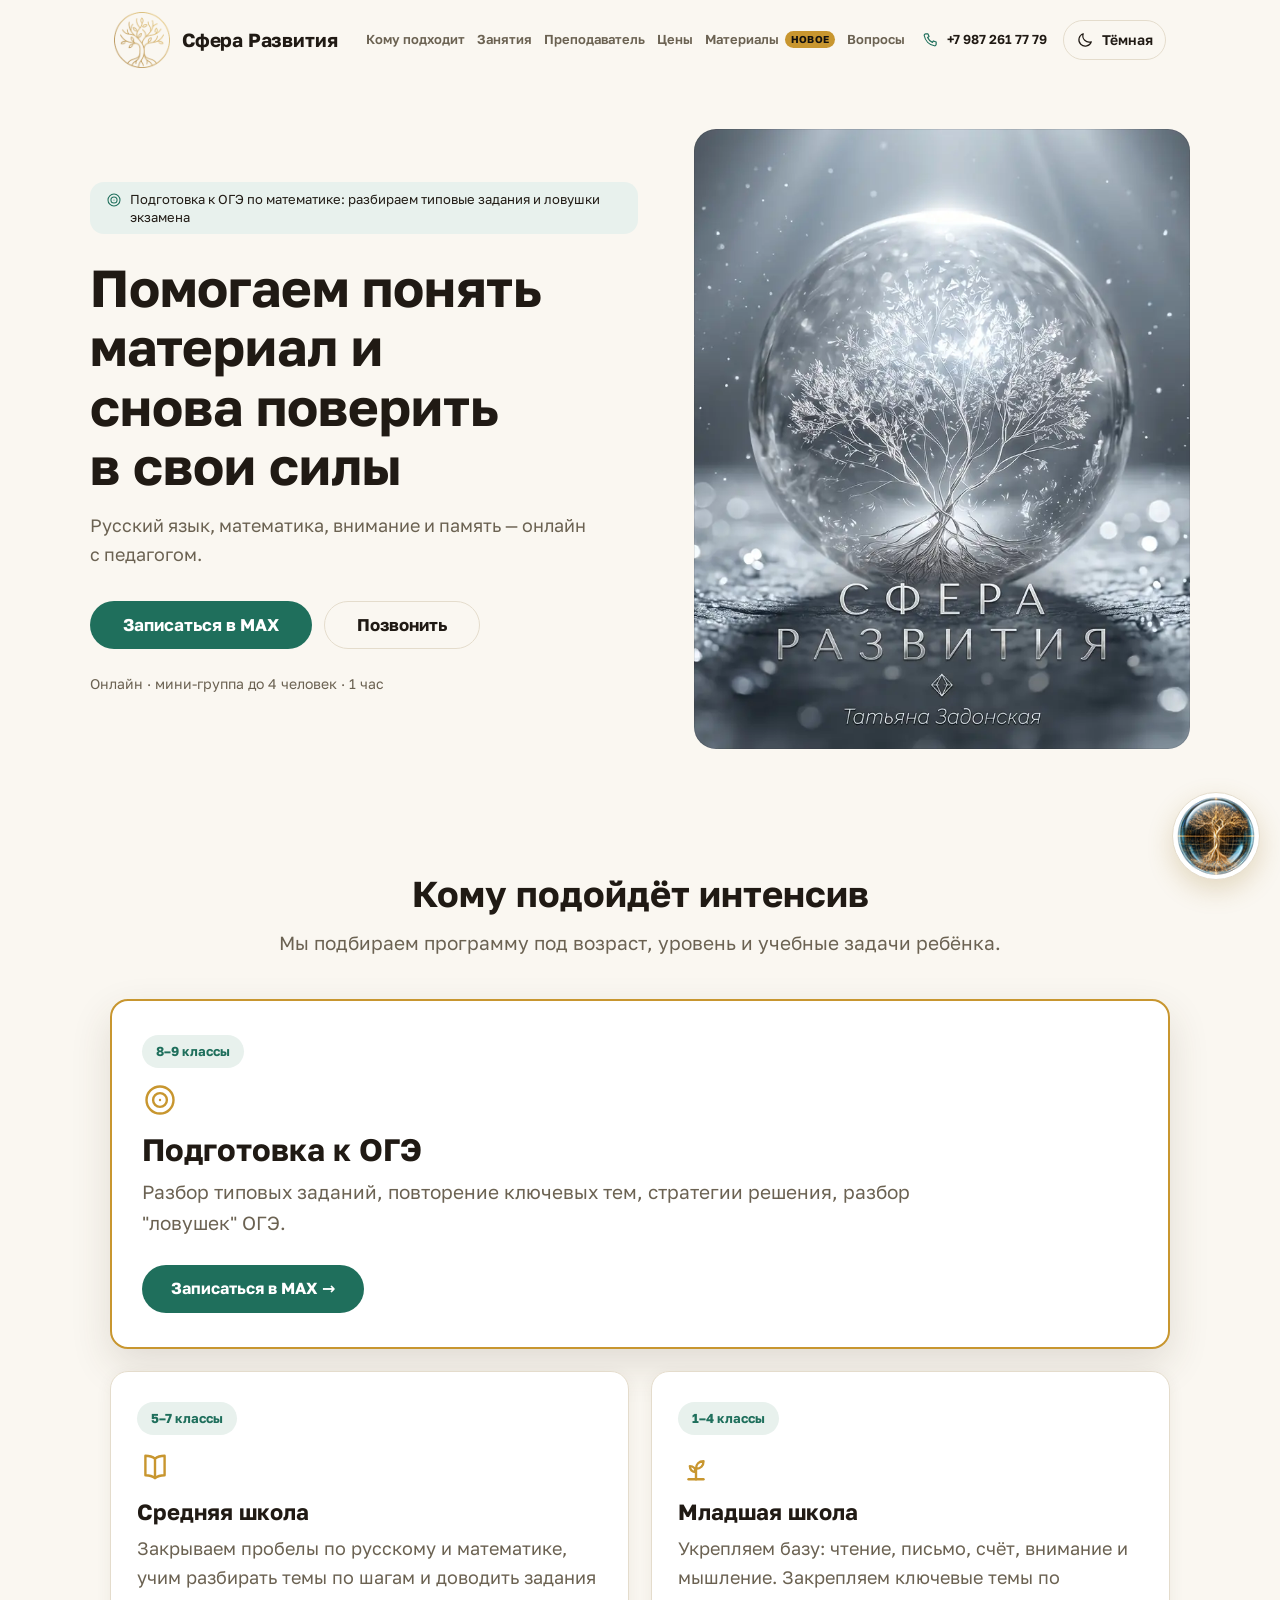
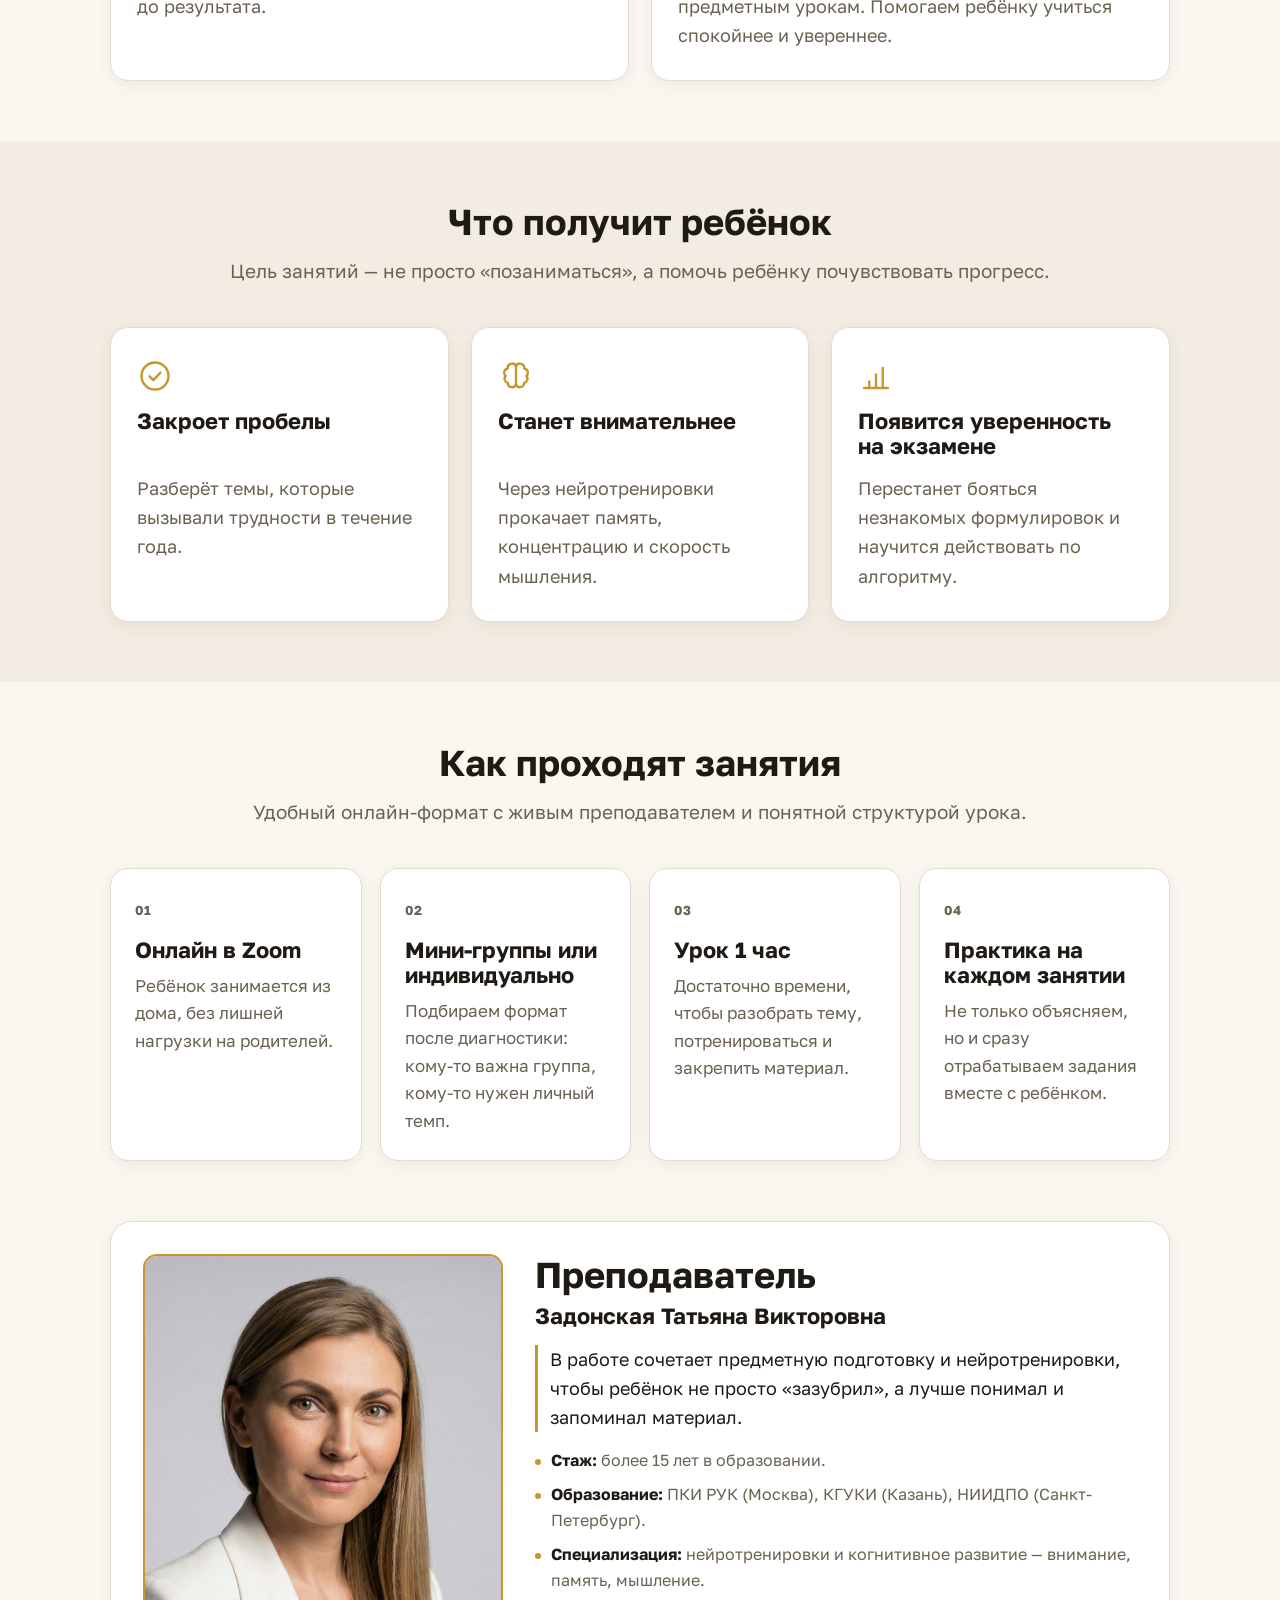
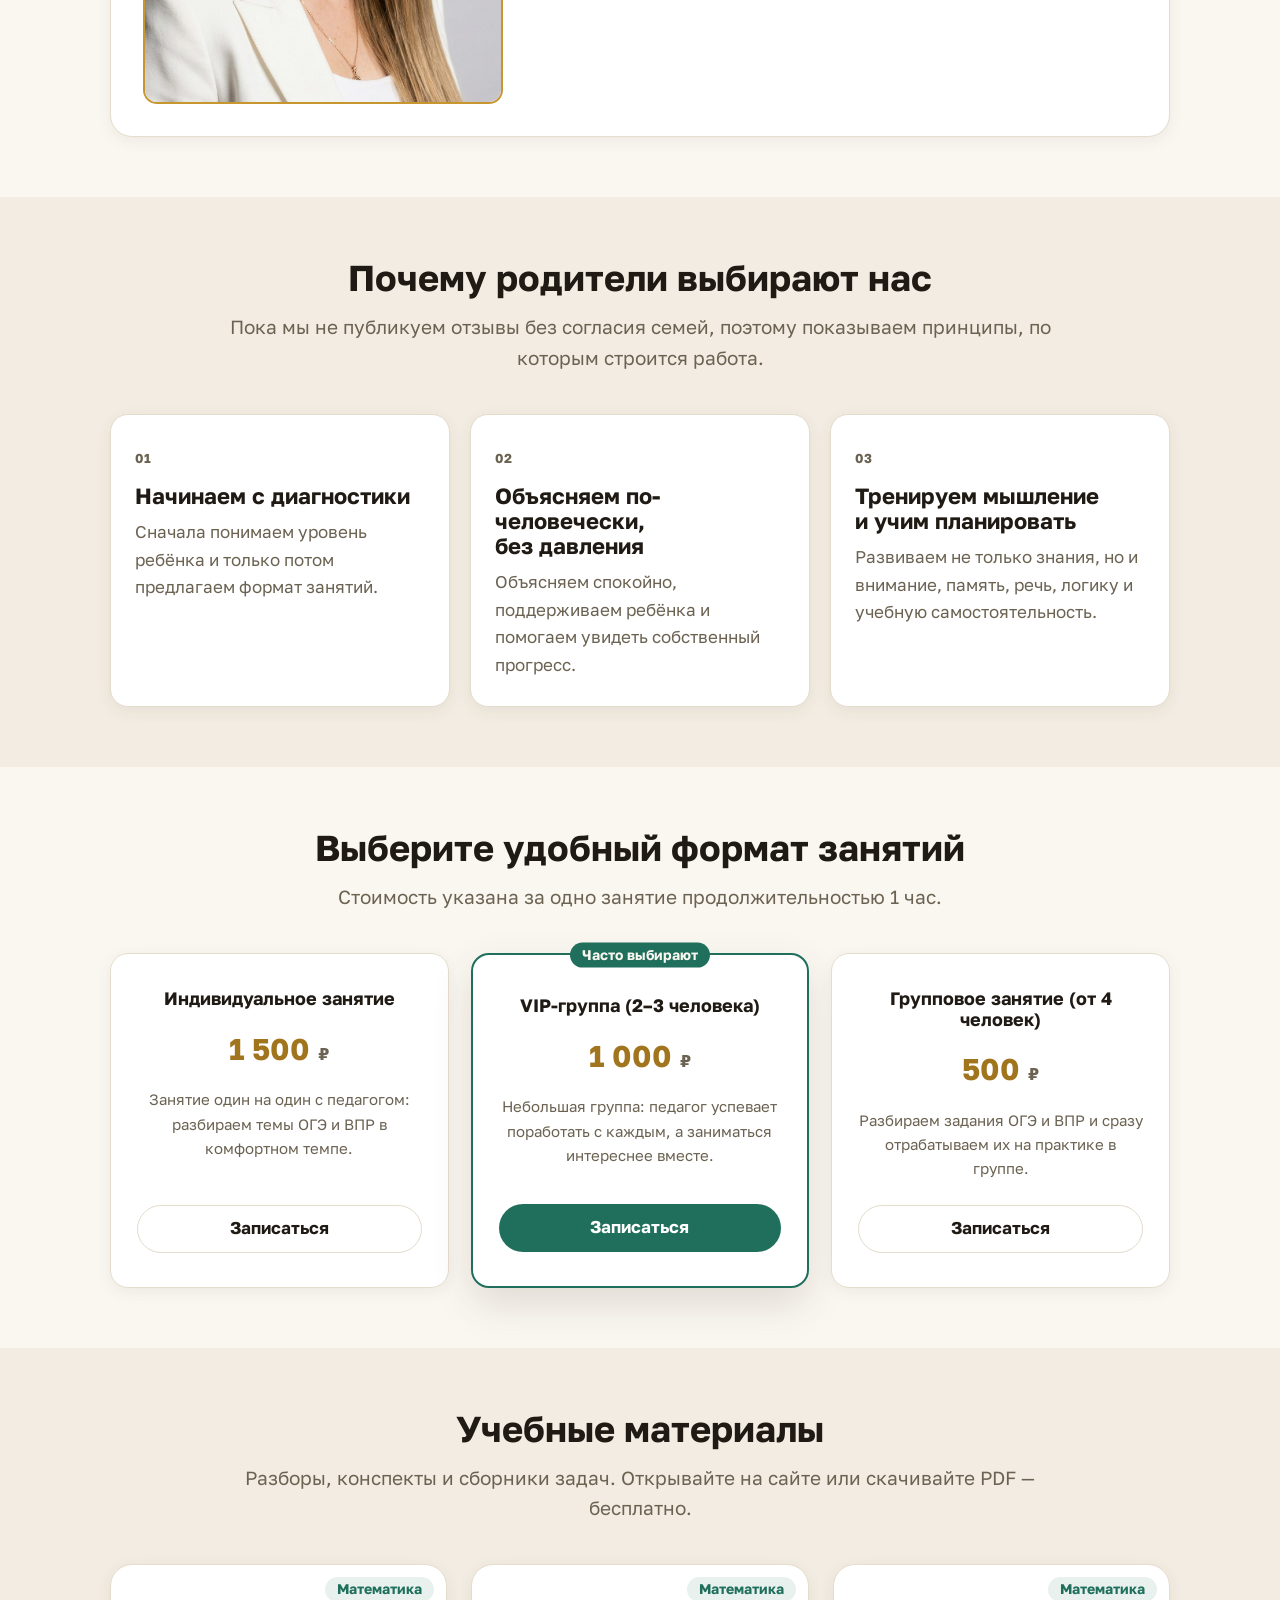
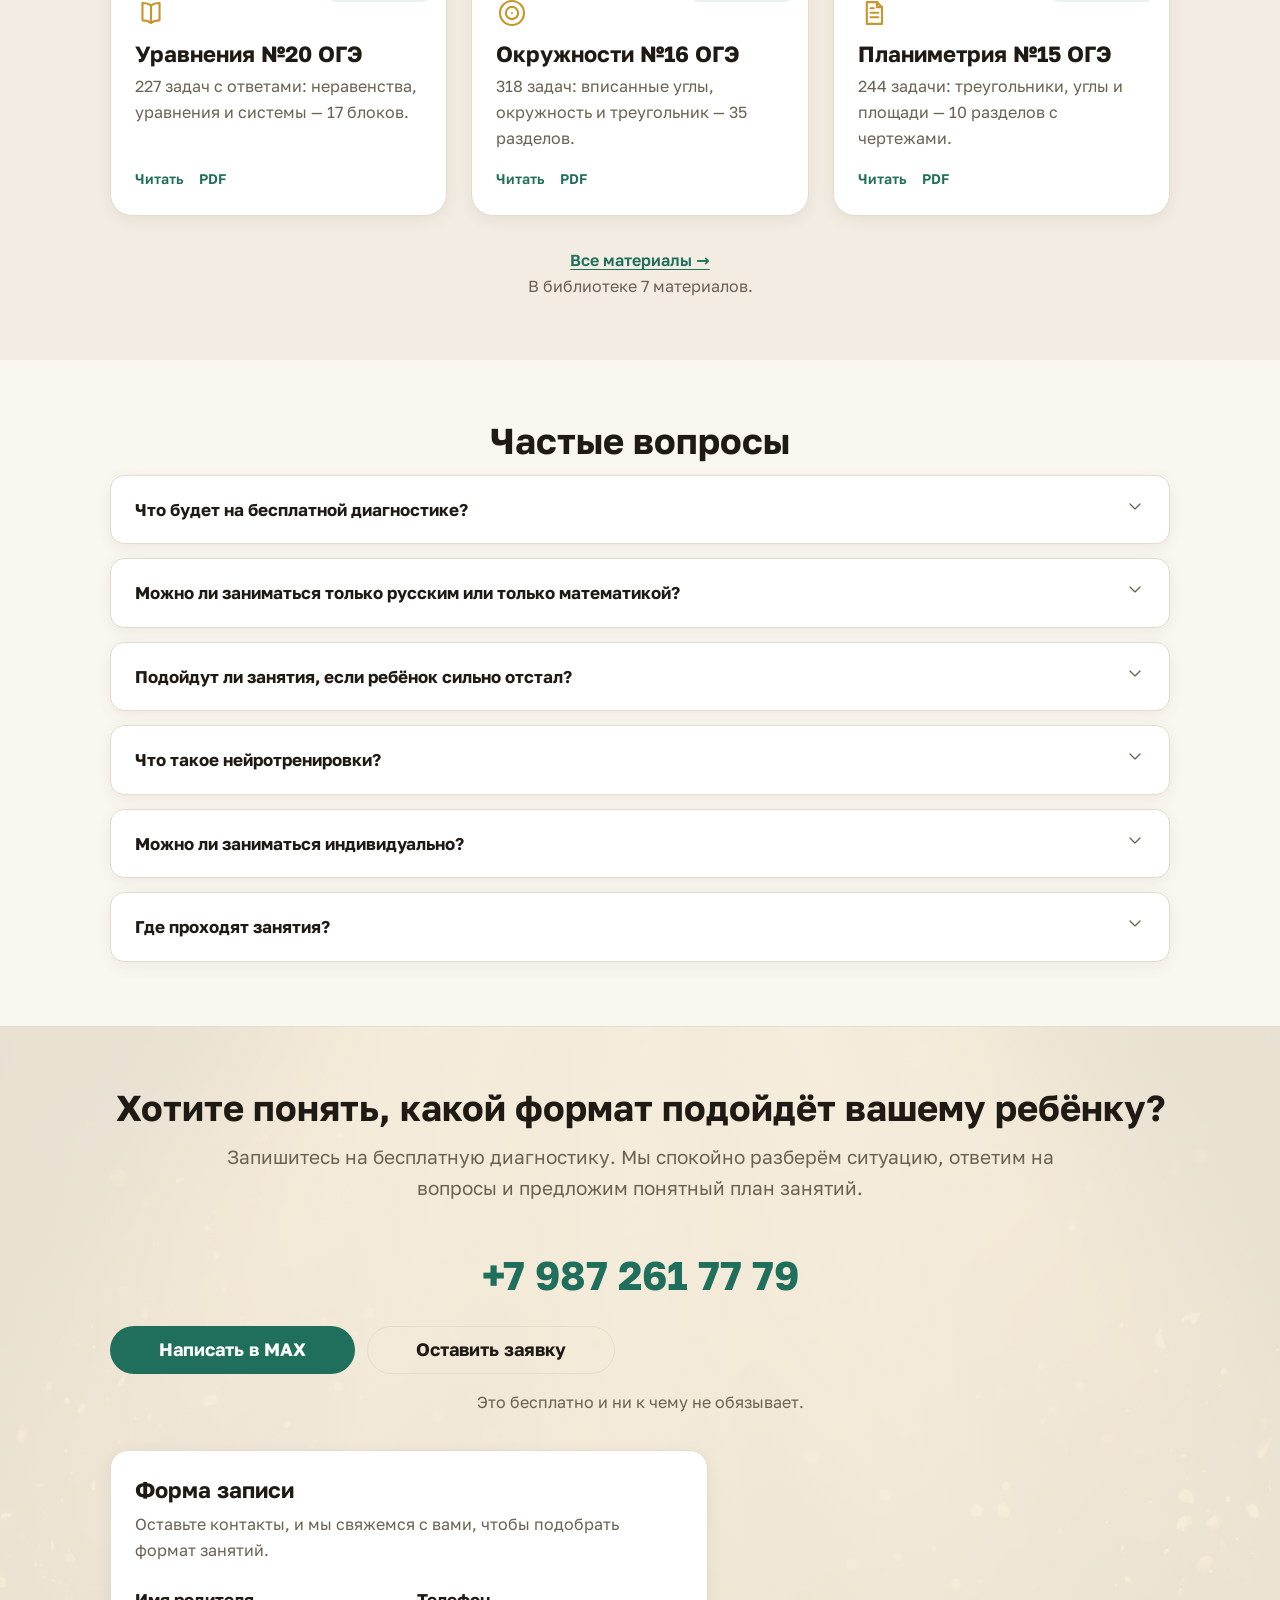
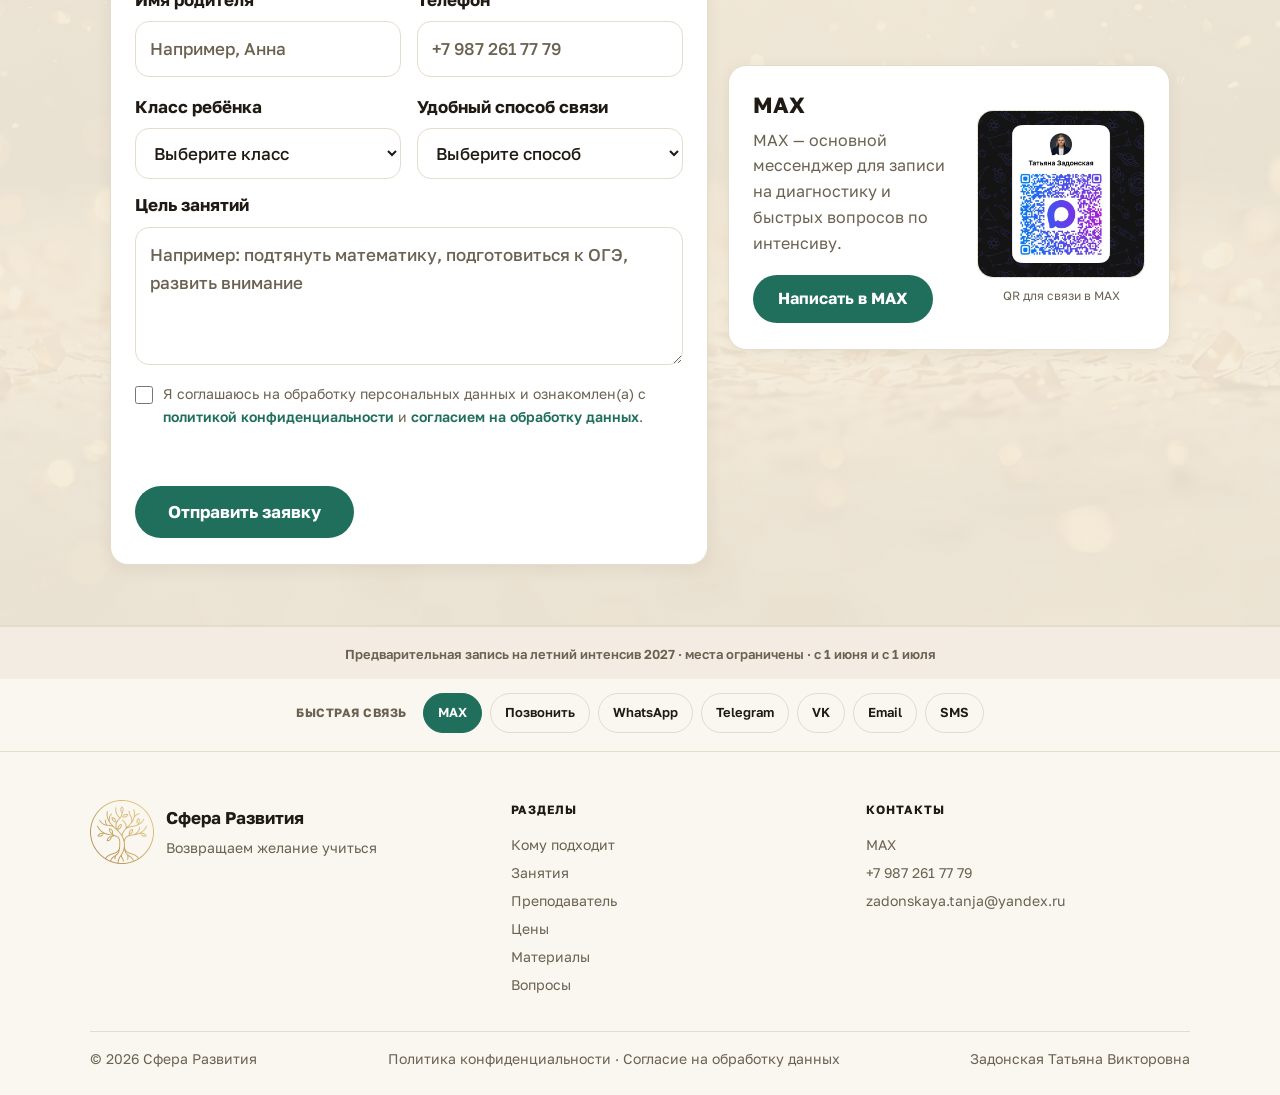
<file: index.html>
<!DOCTYPE html>
<html lang="ru" class="no-js">
<head>
  <meta charset="UTF-8">
  <meta name="viewport" content="width=device-width, initial-scale=1.0">
  <title>Сфера Развития — летний онлайн-интенсив для школьников 1–9 классов</title>
  <meta name="description" content="Летний онлайн-интенсив для школьников 1–9 классов: русский язык, математика, нейротренировки и подготовка к ОГЭ. Бесплатная диагностика и вводное занятие.">
  <meta name="robots" content="index, follow">
  <link rel="canonical" href="https://sferarazv.ru/">

  <link rel="icon" href="favicon.ico" sizes="any">
  <link rel="icon" type="image/png" sizes="32x32" href="favicon-32.png">
  <link rel="icon" type="image/png" sizes="16x16" href="favicon-16.png">
  <link rel="apple-touch-icon" sizes="180x180" href="apple-touch-icon.png">
  <link rel="manifest" href="site.webmanifest">
  <meta name="theme-color" content="#FAF7F1">
  <meta name="theme-color" content="#12100E" media="(prefers-color-scheme: dark)">

  <meta property="og:type" content="website">
  <meta property="og:locale" content="ru_RU">
  <meta property="og:site_name" content="Сфера Развития">
  <meta property="og:title" content="Сфера Развития — летний онлайн-интенсив для школьников 1–9 классов">
  <meta property="og:description" content="Подтягиваем знания, внимание и уверенность ребёнка за лето: русский язык, математика, нейротренировки и подготовка к ОГЭ.">
  <meta property="og:image" content="https://sferarazv.ru/images/og-cover.jpg">
  <meta property="og:image:width" content="1200">
  <meta property="og:image:height" content="630">
  <meta property="og:image:alt" content="Сфера Развития — подготовка к ОГЭ">
  <meta property="og:url" content="https://sferarazv.ru/">

  <meta name="twitter:card" content="summary_large_image">
  <meta name="twitter:title" content="Сфера Развития — летний онлайн-интенсив для школьников">
  <meta name="twitter:description" content="Онлайн-занятия для 1–9 классов: закрываем пробелы, развиваем внимание и готовимся к новому учебному году.">
  <meta name="twitter:image" content="https://sferarazv.ru/images/og-cover.jpg">

  <script>document.documentElement.classList.replace("no-js", "js");</script>
  <link rel="stylesheet" href="styles.css">
  <link rel="preload" href="assets/fonts/golos-text-cyrillic.woff2" as="font" type="font/woff2" crossorigin>
  <link rel="preload" href="images/hero.jpg" as="image" fetchpriority="high">
  <script type="application/ld+json">
  {
    "@context": "https://schema.org",
    "@graph": [
      {
        "@type": "EducationalOrganization",
        "@id": "#organization",
        "name": "Сфера Развития",
        "url": "https://sferarazv.ru/",
        "description": "Онлайн-интенсив для школьников 1–9 классов по русскому языку, математике, развитию внимания, памяти и подготовке к ОГЭ.",
        "logo": "https://sferarazv.ru/images/logo-light.png",
        "image": "https://sferarazv.ru/images/og-cover.jpg",
        "telephone": "+79872617779",
        "sameAs": [
          "https://max.ru/u/f9LHodD0cOIm5I3ZWYpkPE-hwEkZxMSVgINMWR4_n5Te3Z4QABp1GVYDHuQ",
          "https://t.me/Tatiana_SferaR",
          "https://m.vk.com/sferaon"
        ],
        "areaServed": "RU",
        "availableLanguage": "ru",
        "contactPoint": {
          "@type": "ContactPoint",
          "telephone": "+79872617779",
          "contactType": "customer support",
          "availableLanguage": "ru"
        }
      },
      {
        "@type": "Person",
        "@id": "#teacher",
        "name": "Задонская Татьяна Викторовна",
        "jobTitle": "Педагог и специалист по когнитивному развитию",
        "image": "https://sferarazv.ru/images/teacher.jpg",
        "description": "Педагог с опытом более 15 лет, основатель проекта «Сфера Развития». Помогает детям развивать память, внимание, мышление и увереннее справляться со школьными предметами.",
        "worksFor": {
          "@id": "#organization"
        },
        "alumniOf": [
          {
            "@type": "EducationalOrganization",
            "name": "ПКИ РУК"
          },
          {
            "@type": "EducationalOrganization",
            "name": "КГУКИ"
          },
          {
            "@type": "EducationalOrganization",
            "name": "НИИДПО"
          }
        ]
      },
      {
        "@type": "FAQPage",
        "@id": "#faq-page",
        "mainEntity": [
          {
            "@type": "Question",
            "name": "Что будет на бесплатной диагностике?",
            "acceptedAnswer": {
              "@type": "Answer",
              "text": "Познакомимся с ребёнком, определим текущий уровень, обсудим трудности и подберём подходящий формат занятий."
            }
          },
          {
            "@type": "Question",
            "name": "Можно ли заниматься только русским или только математикой?",
            "acceptedAnswer": {
              "@type": "Answer",
              "text": "Да. Формат можно подобрать индивидуально после вводной встречи."
            }
          },
          {
            "@type": "Question",
            "name": "Подойдут ли занятия, если ребёнок сильно отстал?",
            "acceptedAnswer": {
              "@type": "Answer",
              "text": "Да. Мы начинаем с диагностики и двигаемся от текущего уровня ребёнка, без давления и сравнения с другими."
            }
          },
          {
            "@type": "Question",
            "name": "Что такое нейротренировки?",
            "acceptedAnswer": {
              "@type": "Answer",
              "text": "Это упражнения на внимание, память, логику, речь и скорость мышления. Они помогают ребёнку легче воспринимать и запоминать учебный материал."
            }
          },
          {
            "@type": "Question",
            "name": "Можно ли заниматься индивидуально?",
            "acceptedAnswer": {
              "@type": "Answer",
              "text": "Да. Индивидуальные занятия подойдут, если ребёнку нужен личный темп или точечная помощь."
            }
          },
          {
            "@type": "Question",
            "name": "Где проходят занятия?",
            "acceptedAnswer": {
              "@type": "Answer",
              "text": "Онлайн в Zoom. Ребёнку нужен интернет, компьютер или планшет и спокойное место для урока."
            }
          }
        ]
      }
    ]
  }
  </script>
  <!-- Yandex.Metrika counter -->
  <script>
    (function (m, e, t, r, i, k, a) {
      m[i] = m[i] || function () { (m[i].a = m[i].a || []).push(arguments); };
      m[i].l = 1 * new Date();
      for (var j = 0; j < document.scripts.length; j++) {
        if (document.scripts[j].src === r) { return; }
      }
      k = e.createElement(t), a = e.getElementsByTagName(t)[0], k.async = 1, k.src = r, a.parentNode.insertBefore(k, a);
    })(window, document, 'script', 'https://mc.yandex.ru/metrika/tag.js?id=114274834', 'ym');

    ym(114274834, 'init', {
      ssr: true,
      webvisor: true,
      clickmap: true,
      ecommerce: 'dataLayer',
      referrer: document.referrer,
      url: location.href,
      accurateTrackBounce: true,
      trackLinks: true
    });
  </script>
  <noscript><div><img src="https://mc.yandex.ru/watch/114274834" class="metrika-pixel" alt=""></div></noscript>
  <!-- /Yandex.Metrika counter -->
</head>
<body data-theme="light">
<svg class="icon-sprite" aria-hidden="true" focusable="false" xmlns="http://www.w3.org/2000/svg">
  <symbol id="icon-target" viewBox="0 0 24 24" fill="none" stroke="currentColor" stroke-width="1.6" stroke-linecap="round" stroke-linejoin="round">
    <circle cx="12" cy="12" r="9"/>
    <circle cx="12" cy="12" r="4.6"/>
    <path d="M12 12h.01"/>
  </symbol>
  <symbol id="icon-book" viewBox="0 0 24 24" fill="none" stroke="currentColor" stroke-width="1.6" stroke-linecap="round" stroke-linejoin="round">
    <path d="M12 6.4C10.4 5.1 8.3 4.5 5.6 4.5v13c2.7 0 4.8.6 6.4 1.9 1.6-1.3 3.7-1.9 6.4-1.9v-13c-2.7 0-4.8.6-6.4 1.9Z"/>
    <path d="M12 6.4v13"/>
  </symbol>
  <symbol id="icon-notes" viewBox="0 0 24 24" fill="none" stroke="currentColor" stroke-width="1.6" stroke-linecap="round" stroke-linejoin="round">
    <path d="M6.6 3.8h7.6L18 7.6v12.6H6.6Z"/>
    <path d="M14.2 3.8v3.8H18"/>
    <path d="M9.4 11.8h5.8"/>
    <path d="M9.4 15.2h5.8"/>
    <path d="M9.4 8.4h2.4"/>
  </symbol>
  <symbol id="icon-sprout" viewBox="0 0 24 24" fill="none" stroke="currentColor" stroke-width="1.6" stroke-linecap="round" stroke-linejoin="round">
    <path d="M12 20.2v-7"/>
    <path d="M12 13.2c0-3 2-5 5-5 0 3-2 5-5 5Z"/>
    <path d="M11.8 15.4c0-2.2-1.6-4-3.9-4 0 2.2 1.6 4 3.9 4Z"/>
    <path d="M7 20.2h10"/>
  </symbol>
  <symbol id="icon-brain" viewBox="0 0 24 24" fill="none" stroke="currentColor" stroke-width="1.6" stroke-linecap="round" stroke-linejoin="round">
    <path d="M12 5.4A2.9 2.9 0 0 0 6.5 7 2.8 2.8 0 0 0 5.1 11.9 2.9 2.9 0 0 0 6.6 16.6 2.8 2.8 0 0 0 12 17.7Z"/>
    <path d="M12 5.4A2.9 2.9 0 0 1 17.5 7a2.8 2.8 0 0 1 1.4 4.9 2.9 2.9 0 0 1-1.5 4.7A2.8 2.8 0 0 1 12 17.7"/>
  </symbol>
  <symbol id="icon-check" viewBox="0 0 24 24" fill="none" stroke="currentColor" stroke-width="1.6" stroke-linecap="round" stroke-linejoin="round">
    <circle cx="12" cy="12" r="9"/>
    <path d="m8.4 12.2 2.5 2.5 4.7-4.9"/>
  </symbol>
  <symbol id="icon-chart" viewBox="0 0 24 24" fill="none" stroke="currentColor" stroke-width="1.6" stroke-linecap="round" stroke-linejoin="round">
    <path d="M4 20h16"/>
    <path d="M7.5 20v-4.4"/>
    <path d="M12 20V11"/>
    <path d="M16.5 20V6.6"/>
  </symbol>
  <symbol id="icon-moon" viewBox="0 0 24 24" fill="none" stroke="currentColor" stroke-width="1.6" stroke-linecap="round" stroke-linejoin="round">
    <path d="M20.4 14.4A8.5 8.5 0 0 1 9.6 3.6 8.5 8.5 0 1 0 20.4 14.4Z"/>
  </symbol>
  <symbol id="icon-sun" viewBox="0 0 24 24" fill="none" stroke="currentColor" stroke-width="1.6" stroke-linecap="round" stroke-linejoin="round">
    <circle cx="12" cy="12" r="4.2"/>
    <path d="M12 2.8v2.2M12 19v2.2M4.6 4.6l1.6 1.6M17.8 17.8l1.6 1.6M2.8 12H5M19 12h2.2M4.6 19.4l1.6-1.6M17.8 6.2l1.6-1.6"/>
  </symbol>
  <symbol id="icon-chevron" viewBox="0 0 24 24" fill="none" stroke="currentColor" stroke-width="1.6" stroke-linecap="round" stroke-linejoin="round">
    <path d="m6 9.5 6 6 6-6"/>
  </symbol>
  <symbol id="icon-lock" viewBox="0 0 24 24" fill="none" stroke="currentColor" stroke-width="1.6" stroke-linecap="round" stroke-linejoin="round">
    <!-- reserved: цифровая грамотность -->
    <rect x="4.6" y="10.2" width="14.8" height="9.6" rx="3"/>
    <path d="M8.2 10.2V7.6a3.8 3.8 0 0 1 7.6 0v2.6"/>
    <path d="M12 14v2"/>
  </symbol>
  <symbol id="icon-close" viewBox="0 0 24 24" fill="none" stroke="currentColor" stroke-width="1.8" stroke-linecap="round" stroke-linejoin="round">
    <path d="M6.8 6.8 17.2 17.2"/>
    <path d="M17.2 6.8 6.8 17.2"/>
  </symbol>
  <symbol id="icon-menu" viewBox="0 0 24 24" fill="none" stroke="currentColor" stroke-width="1.6" stroke-linecap="round" stroke-linejoin="round">
    <path d="M4 7h16"/>
    <path d="M4 12h16"/>
    <path d="M4 17h16"/>
  </symbol>
  <symbol id="icon-phone" viewBox="0 0 24 24" fill="none" stroke="currentColor" stroke-width="1.6" stroke-linecap="round" stroke-linejoin="round">
    <path d="M6.3 3.8h3l1.4 3.6-1.9 1.4a12.4 12.4 0 0 0 6.4 6.4l1.4-1.9 3.6 1.4v3a2 2 0 0 1-2.2 2A17 17 0 0 1 4.3 6a2 2 0 0 1 2-2.2Z"/>
  </symbol>
</svg>
<header class="site-header">
  <div class="nav">
    <a href="#hero" class="logo" aria-label="Сфера Развития — к первому экрану">
      <img src="images/logo-light.png" class="logo-light" alt="" width="128" height="128">
      <img src="images/logo-dark.png" class="logo-dark" alt="" width="128" height="128">
      <span class="logo-text">Сфера Развития</span>
    </a>

    <div class="nav-menu" id="siteMenu" data-mobile-menu>
      <div class="nav-menu-head">
        <span class="nav-menu-title">Меню</span>
        <button class="nav-menu-close" type="button" aria-label="Закрыть меню" data-menu-close>
          <svg class="icon" aria-hidden="true"><use href="#icon-close"></use></svg>
        </button>
      </div>
      <nav class="nav-links" aria-label="Основная навигация">
        <a href="#audience">Кому подходит</a>
        <a class="nav-link-mobile" href="#results">Что получит ребёнок</a>
        <a href="#format">Занятия</a>
        <a href="#teacher">Преподаватель</a>
        <a class="nav-link-mobile" href="#trust">Почему нам доверяют</a>
        <a href="#pricing">Цены</a>
        <a href="materials/">Материалы<span class="nav-badge">новое</span></a>
        <a class="nav-link-mobile" href="#materials">Библиотека</a>
        <a href="#faq">Вопросы</a>
      </nav>
      <a class="nav-phone" data-contact-link="phone" data-contact-phone aria-label="Позвонить">
        <svg class="icon" aria-hidden="true"><use href="#icon-phone"></use></svg>
        <span class="nav-phone-text" data-phone-text>+7 987 261 77 79</span>
      </a>
      <div class="nav-right">
        <button class="theme-btn" type="button" id="themeBtn" aria-label="Переключить тему">
          <svg class="theme-btn-icon theme-btn-icon--moon icon" aria-hidden="true"><use href="#icon-moon"></use></svg>
          <svg class="theme-btn-icon theme-btn-icon--sun icon" aria-hidden="true"><use href="#icon-sun"></use></svg>
          <span class="theme-btn-text">Тёмная</span>
        </button>
      </div>
      <a class="btn nav-menu-cta" data-contact-link="max">Записаться в MAX</a>
    </div>

    <a class="nav-phone-compact" data-contact-link="phone" aria-label="Позвонить">
      <svg class="icon" aria-hidden="true"><use href="#icon-phone"></use></svg>
    </a>

    <button class="nav-burger" type="button" aria-expanded="false" aria-controls="siteMenu" aria-label="Открыть меню" data-menu-toggle>
      <svg class="icon" aria-hidden="true"><use href="#icon-menu"></use></svg>
    </button>
  </div>

  <div class="menu-scrim" data-menu-scrim></div>
</header>

<main>
  <section class="hero" id="hero">
    <div class="hero-inner">
      <div class="hero-content">
        <p class="hero-offer hero-reveal">
          <svg class="icon" aria-hidden="true"><use href="#icon-target"></use></svg>
          <span>Подготовка к ОГЭ по математике: разбираем типовые задания и ловушки экзамена</span>
        </p>
        <h1 class="hero-reveal">Помогаем понять материал и снова поверить в свои силы</h1>
        <p class="hero-sub hero-reveal">Русский язык, математика, внимание и память — онлайн с педагогом.</p>
        <div class="hero-actions hero-reveal">
          <a class="btn" data-contact-link="max" data-analytics-goal="hero_cta_click" data-analytics-label="hero_max">Записаться в MAX</a>
          <a class="btn btn-secondary" data-contact-link="phone" data-analytics-goal="hero_cta_click" data-analytics-label="hero_phone">Позвонить</a>
        </div>
        <p class="hero-facts">Онлайн · мини-группа до 4 человек · 1 час</p>
      </div>
      <div class="hero-visual">
        <img class="hero-image" src="images/hero.jpg" alt="" width="1200" height="671" loading="eager" fetchpriority="high" data-hero-image>
      </div>
    </div>
  </section>

  <section id="audience">
    <div class="container">
      <h2 class="section-title">Кому подойдёт <span>интенсив</span></h2>
      <p class="section-sub">Мы подбираем программу под возраст, уровень и учебные задачи ребёнка.</p>
      <div class="audience-stack">
        <article class="card audience-card audience-card--primary">
          <span class="age-badge">8–9 классы</span>
          <div class="ico"><svg class="icon" aria-hidden="true"><use href="#icon-target"></use></svg></div>
          <h3>Подготовка к ОГЭ</h3>
          <p>Разбор типовых заданий, повторение ключевых тем, стратегии решения, разбор "ловушек" ОГЭ.</p>
          <a class="btn audience-card-cta" data-contact-link="max">Записаться в MAX →</a>
        </article>
        <div class="cards cards-2">
          <article class="card audience-card">
            <span class="age-badge">5–7 классы</span>
            <div class="ico"><svg class="icon" aria-hidden="true"><use href="#icon-book"></use></svg></div>
            <h3>Средняя школа</h3>
            <p>Закрываем пробелы по русскому и математике, учим разбирать темы по шагам и доводить задания до результата.</p>
          </article>
          <article class="card audience-card">
            <span class="age-badge">1–4 классы</span>
            <div class="ico"><svg class="icon" aria-hidden="true"><use href="#icon-sprout"></use></svg></div>
            <h3>Младшая школа</h3>
            <p>Укрепляем базу: чтение, письмо, счёт, внимание и мышление. Закрепляем ключевые темы по предметным урокам. Помогаем ребёнку учиться спокойнее и увереннее.</p>
          </article>
        </div>
      </div>
    </div>
  </section>

  <section class="section--alt" id="results">
    <div class="container">
      <h2 class="section-title">Что получит <span>ребёнок</span></h2>
      <p class="section-sub">Цель занятий — не просто «позаниматься», а помочь ребёнку почувствовать прогресс.</p>
      <div class="cards">
        <article class="card result-card">
          <div class="ico"><svg class="icon" aria-hidden="true"><use href="#icon-check"></use></svg></div>
          <h3>Закроет пробелы</h3>
          <p>Разберёт темы, которые вызывали трудности в течение года.</p>
        </article>
        <article class="card result-card">
          <div class="ico"><svg class="icon" aria-hidden="true"><use href="#icon-brain"></use></svg></div>
          <h3>Станет внимательнее</h3>
          <p>Через нейротренировки прокачает память, концентрацию и скорость мышления.</p>
        </article>
        <article class="card result-card">
          <div class="ico"><svg class="icon" aria-hidden="true"><use href="#icon-chart"></use></svg></div>
          <h3>Появится уверенность на экзамене</h3>
          <p>Перестанет бояться незнакомых формулировок и научится действовать по алгоритму.</p>
        </article>
      </div>
    </div>
  </section>

  <section id="format">
    <div class="container">
      <h2 class="section-title">Как проходят <span>занятия</span></h2>
      <p class="section-sub">Удобный онлайн-формат с живым преподавателем и понятной структурой урока.</p>
      <div class="steps">
        <article class="step">
          <span class="step-num">01</span>
          <h3>Онлайн в Zoom</h3>
          <p>Ребёнок занимается из дома, без лишней нагрузки на родителей.</p>
        </article>
        <article class="step">
          <span class="step-num">02</span>
          <h3>Мини-группы или индивидуально</h3>
          <p>Подбираем формат после диагностики: кому-то важна группа, кому-то нужен личный темп.</p>
        </article>
        <article class="step">
          <span class="step-num">03</span>
          <h3>Урок 1 час</h3>
          <p>Достаточно времени, чтобы разобрать тему, потренироваться и закрепить материал.</p>
        </article>
        <article class="step">
          <span class="step-num">04</span>
          <h3>Практика на каждом занятии</h3>
          <p>Не только объясняем, но и сразу отрабатываем задания вместе с ребёнком.</p>
        </article>
      </div>
    </div>
  </section>

  <section id="teacher">
    <div class="container">
      <article class="teacher-card">
        <img src="images/teacher.jpg" alt="Татьяна Викторовна Задонская, педагог" class="teacher-photo" width="1229" height="1536" loading="lazy" decoding="async">
        <div class="teacher-content">
          <h2 class="teacher-title">Преподаватель</h2>
          <h3 class="teacher-name">Задонская Татьяна Викторовна</h3>
          <blockquote class="teacher-quote">В работе сочетает предметную подготовку и нейротренировки, чтобы ребёнок не просто «зазубрил», а лучше понимал и запоминал материал.</blockquote>
          <ul class="teacher-facts">
            <li><strong>Стаж:</strong> более 15 лет в образовании.</li>
            <li><strong>Образование:</strong> ПКИ РУК (Москва), КГУКИ (Казань), НИИДПО (Санкт-Петербург).</li>
            <li><strong>Специализация:</strong> нейротренировки и когнитивное развитие — внимание, память, мышление.</li>
          </ul>
        </div>
      </article>
    </div>
  </section>

  <section class="section--alt" id="trust">
    <div class="container">
      <h2 class="section-title">Почему родители <span>выбирают нас</span></h2>
      <p class="section-sub">Пока мы не публикуем отзывы без согласия семей, поэтому показываем принципы, по которым строится работа.</p>
      <div class="trust-grid">
        <article class="trust-card">
          <span>01</span>
          <h3>Начинаем с диагностики</h3>
          <p>Сначала понимаем уровень ребёнка и только потом предлагаем формат занятий.</p>
        </article>
        <article class="trust-card">
          <span>02</span>
          <h3>Объясняем по-человечески, без давления</h3>
          <p>Объясняем спокойно, поддерживаем ребёнка и помогаем увидеть собственный прогресс.</p>
        </article>
        <article class="trust-card">
          <span>03</span>
          <h3>Тренируем мышление и учим планировать</h3>
          <p>Развиваем не только знания, но и внимание, память, речь, логику и учебную самостоятельность.</p>
        </article>
      </div>
    </div>
  </section>

  <section id="pricing">
    <div class="container">
      <h2 class="section-title">Выберите удобный <span>формат занятий</span></h2>
      <p class="section-sub">Стоимость указана за одно занятие продолжительностью 1 час.</p>

      <div class="prices prices--3">
        <a class="price" data-contact-link="max" data-analytics-goal="pricing_click" data-tariff="oge-individual" target="_blank" rel="noopener">
          <h4>Индивидуальное занятие</h4>
          <div class="amount">1 500 <small>₽</small></div>
          <p>Занятие один на один с педагогом: разбираем темы ОГЭ и ВПР в комфортном темпе.</p>
          <span class="btn btn-secondary price-cta" aria-hidden="true">Записаться</span>
        </a>
        <a class="price price--featured" data-contact-link="max" data-analytics-goal="pricing_click" data-tariff="oge-vip" target="_blank" rel="noopener">
          <span class="price-badge">Часто выбирают</span>
          <h4>VIP-группа (2–3 человека)</h4>
          <div class="amount">1 000 <small>₽</small></div>
          <p>Небольшая группа: педагог успевает поработать с каждым, а заниматься интереснее вместе.</p>
          <span class="btn price-cta" aria-hidden="true">Записаться</span>
        </a>
        <a class="price" data-contact-link="max" data-analytics-goal="pricing_click" data-tariff="oge-group" target="_blank" rel="noopener">
          <h4>Групповое занятие (от 4 человек)</h4>
          <div class="amount">500 <small>₽</small></div>
          <p>Разбираем задания ОГЭ и ВПР и сразу отрабатываем их на практике в группе.</p>
          <span class="btn btn-secondary price-cta" aria-hidden="true">Записаться</span>
        </a>
      </div>
    </div>
  </section>

  <section id="materials" class="section section--alt">
    <div class="container">
      <h2 class="section-title">Учебные материалы</h2>
      <p class="section-sub">Разборы, конспекты и сборники задач. Открывайте на сайте или скачивайте PDF — бесплатно.</p>
      <div class="materials-grid">
        <article class="material-card">
          <span class="material-badge">Математика</span>
          <div class="ico"><svg class="icon" aria-hidden="true"><use href="#icon-book"></use></svg></div>
          <h3>Уравнения №20 ОГЭ</h3>
          <p>227 задач с ответами: неравенства, уравнения и системы — 17 блоков.</p>
          <div class="material-actions">
            <a href="materials/uravneniya-20-oge/">Читать</a>
            <a href="materials/uravneniya-20-oge/uravneniya-light.pdf" download>PDF</a>
          </div>
        </article>
        <article class="material-card">
          <span class="material-badge">Математика</span>
          <div class="ico"><svg class="icon" aria-hidden="true"><use href="#icon-target"></use></svg></div>
          <h3>Окружности №16 ОГЭ</h3>
          <p>318 задач: вписанные углы, окружность и треугольник — 35 разделов.</p>
          <div class="material-actions">
            <a href="materials/okruzhnosti-16-oge/">Читать</a>
            <a href="materials/okruzhnosti-16-oge/okruzhnosti.pdf" download>PDF</a>
          </div>
        </article>
        <article class="material-card">
          <span class="material-badge">Математика</span>
          <div class="ico"><svg class="icon" aria-hidden="true"><use href="#icon-notes"></use></svg></div>
          <h3>Планиметрия №15 ОГЭ</h3>
          <p>244 задачи: треугольники, углы и площади — 10 разделов с чертежами.</p>
          <div class="material-actions">
            <a href="materials/planimetriya-15-oge/">Читать</a>
            <a href="materials/planimetriya-15-oge/planimetriya.pdf" download>PDF</a>
          </div>
        </article>
      </div>
      <p class="materials-note"><a href="materials/">Все материалы →</a><br>В библиотеке 7 материалов.</p>
    </div>
  </section>

  <section id="faq">
    <div class="container">
      <h2 class="section-title">Частые <span>вопросы</span></h2>
      <div class="faq-list" id="faqList">
        <article class="faq-item">
          <button class="faq-question" type="button" id="faq-question-0" aria-expanded="false" aria-controls="faq-answer-0">
            <span>Что будет на бесплатной диагностике?</span>
            <svg class="icon faq-icon" aria-hidden="true"><use href="#icon-chevron"></use></svg>
          </button>
          <div class="faq-answer" id="faq-answer-0" role="region" aria-labelledby="faq-question-0">
            <p>Познакомимся с ребёнком, определим текущий уровень, обсудим трудности и подберём подходящий формат занятий.</p>
          </div>
        </article>
        <article class="faq-item">
          <button class="faq-question" type="button" id="faq-question-1" aria-expanded="false" aria-controls="faq-answer-1">
            <span>Можно ли заниматься только русским или только математикой?</span>
            <svg class="icon faq-icon" aria-hidden="true"><use href="#icon-chevron"></use></svg>
          </button>
          <div class="faq-answer" id="faq-answer-1" role="region" aria-labelledby="faq-question-1">
            <p>Да. Формат можно подобрать индивидуально после вводной встречи.</p>
          </div>
        </article>
        <article class="faq-item">
          <button class="faq-question" type="button" id="faq-question-2" aria-expanded="false" aria-controls="faq-answer-2">
            <span>Подойдут ли занятия, если ребёнок сильно отстал?</span>
            <svg class="icon faq-icon" aria-hidden="true"><use href="#icon-chevron"></use></svg>
          </button>
          <div class="faq-answer" id="faq-answer-2" role="region" aria-labelledby="faq-question-2">
            <p>Да. Мы начинаем с диагностики и двигаемся от текущего уровня ребёнка, без давления и сравнения с другими.</p>
          </div>
        </article>
        <article class="faq-item">
          <button class="faq-question" type="button" id="faq-question-3" aria-expanded="false" aria-controls="faq-answer-3">
            <span>Что такое нейротренировки?</span>
            <svg class="icon faq-icon" aria-hidden="true"><use href="#icon-chevron"></use></svg>
          </button>
          <div class="faq-answer" id="faq-answer-3" role="region" aria-labelledby="faq-question-3">
            <p>Это упражнения на внимание, память, логику, речь и скорость мышления. Они помогают ребёнку легче воспринимать и запоминать учебный материал.</p>
          </div>
        </article>
        <article class="faq-item">
          <button class="faq-question" type="button" id="faq-question-4" aria-expanded="false" aria-controls="faq-answer-4">
            <span>Можно ли заниматься индивидуально?</span>
            <svg class="icon faq-icon" aria-hidden="true"><use href="#icon-chevron"></use></svg>
          </button>
          <div class="faq-answer" id="faq-answer-4" role="region" aria-labelledby="faq-question-4">
            <p>Да. Индивидуальные занятия подойдут, если ребёнку нужен личный темп или точечная помощь.</p>
          </div>
        </article>
        <article class="faq-item">
          <button class="faq-question" type="button" id="faq-question-5" aria-expanded="false" aria-controls="faq-answer-5">
            <span>Где проходят занятия?</span>
            <svg class="icon faq-icon" aria-hidden="true"><use href="#icon-chevron"></use></svg>
          </button>
          <div class="faq-answer" id="faq-answer-5" role="region" aria-labelledby="faq-question-5">
            <p>Онлайн в Zoom. Ребёнку нужен интернет, компьютер или планшет и спокойное место для урока.</p>
          </div>
        </article>
      </div>
    </div>
  </section>

  <section class="cta-section" id="contact">
    <div class="container">
      <h2 class="section-title">Хотите понять, какой формат подойдёт вашему ребёнку?</h2>
      <p class="section-sub">Запишитесь на бесплатную диагностику. Мы спокойно разберём ситуацию, ответим на вопросы и предложим понятный план занятий.</p>
      <a class="cta-phone" data-contact-link="phone" data-contact-phone>Телефон</a>
      <div class="contact-actions">
        <a class="btn btn-lg" data-contact-link="max">Написать в MAX</a>
        <a class="btn btn-lg btn-secondary" href="#application-form">Оставить заявку</a>
      </div>
      <p class="cta-note">Это бесплатно и ни к чему не обязывает.</p>
      <div class="contact-layout">
        <form class="application-form" id="application-form" novalidate>
          <h3>Форма записи</h3>
          <p>Оставьте контакты, и мы свяжемся с вами, чтобы подобрать формат занятий.</p>

          <div class="form-grid">
            <label class="form-field">
              <span>Имя родителя</span>
              <input type="text" name="parent_name" autocomplete="name" required placeholder="Например, Анна">
            </label>

            <label class="form-field">
              <span>Телефон</span>
              <input type="tel" name="phone" autocomplete="tel" required inputmode="tel" placeholder="+7 987 261 77 79">
            </label>

            <label class="form-field">
              <span>Класс ребёнка</span>
              <select name="child_grade" required>
                <option value="">Выберите класс</option>
                <option value="1 класс">1 класс</option>
                <option value="2 класс">2 класс</option>
                <option value="3 класс">3 класс</option>
                <option value="4 класс">4 класс</option>
                <option value="5 класс">5 класс</option>
                <option value="6 класс">6 класс</option>
                <option value="7 класс">7 класс</option>
                <option value="8 класс">8 класс</option>
                <option value="9 класс">9 класс</option>
              </select>
            </label>

            <label class="form-field">
              <span>Удобный способ связи</span>
              <select name="preferred_contact" required>
                <option value="">Выберите способ</option>
                <option value="max">MAX</option>
                <option value="phone">Позвонить</option>
                <option value="whatsapp">WhatsApp</option>
                <option value="telegram">Telegram</option>
                <option value="vk">VK</option>
                <option value="email">Email</option>
                <option value="sms">SMS</option>
              </select>
            </label>
          </div>

          <label class="form-field">
            <span>Цель занятий</span>
            <textarea name="study_goal" rows="4" required placeholder="Например: подтянуть математику, подготовиться к ОГЭ, развить внимание"></textarea>
          </label>

          <label class="checkbox-field">
            <input type="checkbox" name="personal_data_agreement" value="yes" required>
            <span>Я соглашаюсь на обработку персональных данных и ознакомлен(а) с <a href="privacy.html">политикой конфиденциальности</a> и <a href="consent.html">согласием на обработку данных</a>.</span>
          </label>

          <input type="hidden" name="utm_source">
          <input type="hidden" name="utm_medium">
          <input type="hidden" name="utm_campaign">
          <input type="hidden" name="utm_content">
          <input type="hidden" name="utm_term">
          <input type="hidden" name="referrer">
          <input type="hidden" name="landing_url">
          <input type="hidden" name="selected_plan">
          <input type="hidden" name="user_agent">
          <label class="honeypot-field" aria-hidden="true">
            <span>Сайт</span>
            <input type="text" name="website" tabindex="-1" autocomplete="off">
          </label>

          <p class="form-message" data-form-message aria-live="polite"></p>
          <div class="form-error-contacts is-hidden" data-form-error-contacts></div>

          <button class="btn form-submit" type="submit">Отправить заявку</button>
        </form>

        <div class="contact-side" aria-label="Контакты">
          <article class="contact-card max-card">
            <div>
              <h3>MAX</h3>
              <p>MAX — основной мессенджер для записи на диагностику и быстрых вопросов по интенсиву.</p>
              <a class="btn max-card-cta" data-contact-link="max">Написать в MAX</a>
              <button class="copy-btn max-copy-mobile" type="button" data-copy-max>Скопировать ссылку MAX</button>
            </div>
            <figure class="max-qr">
              <img alt="QR-код MAX для Сферы Развития" data-max-qr>
              <figcaption data-max-caption></figcaption>
            </figure>
          </article>
        </div>
      </div>
    </div>
  </section>
</main>

<!-- Сфера: кнопка-персонаж и свёрнутая панель помощи. Чат — этап 8, ИИ-слой — этап 14. -->
<button class="sfera-launcher" type="button" aria-label="Открыть Сферу — помощь и связь" aria-expanded="false" aria-controls="sferaPanel" data-sfera-launcher>
  <span class="sfera-launcher-hint" aria-hidden="true">Спросить Сферу</span>
  <img class="sfera-launcher-img" src="images/sfera-icon-192.png" srcset="images/sfera-icon-96.png 1x, images/sfera-icon-192.png 2x" alt="" width="88" height="88" decoding="async">
</button>

<div class="sfera-overlay" data-sfera-overlay hidden></div>

<div id="sferaPanel" class="sfera-panel" role="dialog" aria-modal="false" aria-label="Сфера — помощь и связь" hidden>
  <div class="sfera-panel-header">
    <img class="sfera-panel-avatar" src="images/sfera-icon-96.png" srcset="images/sfera-icon-96.png 1x, images/sfera-icon-192.png 2x" alt="" width="44" height="44" loading="lazy" decoding="async">
    <div class="sfera-panel-titles">
      <p class="sfera-panel-name">Сфера</p>
      <p class="sfera-panel-subtitle">Помощь и связь</p>
    </div>
    <button class="sfera-close" type="button" aria-label="Закрыть" data-sfera-close>
      <svg class="icon" aria-hidden="true"><use href="#icon-close"></use></svg>
    </button>
  </div>

  <div class="sfera-panel-body">
    <p class="sfera-greeting">Здравствуйте! Я Сфера. Помогу разобраться с занятиями или сразу соединю с Татьяной Викторовной.</p>
    <div class="sfera-questions">
      <a class="sfera-question" href="#pricing" data-sfera-anchor="#pricing" data-analytics-goal="sfera_question" data-analytics-label="pricing">
        <span>Какие цены?</span>
        <svg class="icon sfera-question-icon" aria-hidden="true"><use href="#icon-chevron"></use></svg>
      </a>
      <a class="sfera-question" href="#format" data-sfera-anchor="#format" data-analytics-goal="sfera_question" data-analytics-label="format">
        <span>Как проходят занятия?</span>
        <svg class="icon sfera-question-icon" aria-hidden="true"><use href="#icon-chevron"></use></svg>
      </a>
      <a class="sfera-question" href="#teacher" data-sfera-anchor="#teacher" data-analytics-goal="sfera_question" data-analytics-label="teacher">
        <span>Кто преподаватель?</span>
        <svg class="icon sfera-question-icon" aria-hidden="true"><use href="#icon-chevron"></use></svg>
      </a>
      <a class="sfera-question" href="#application-form" data-sfera-anchor="#application-form" data-analytics-goal="sfera_question" data-analytics-label="application">
        <span>Записаться</span>
        <svg class="icon sfera-question-icon" aria-hidden="true"><use href="#icon-chevron"></use></svg>
      </a>
    </div>
    <div class="sfera-chat-slot" hidden>
      <!-- Чат и ИИ подключим на этапе 8 -->
    </div>
  </div>

  <div class="sfera-panel-contacts">
    <p class="sfera-panel-contacts-title">Или напишите напрямую</p>
    <div class="sfera-channels" data-contact-list="widget"></div>
  </div>
</div>

<div class="copy-toast" id="copyToast" role="status" aria-live="polite">
  Сообщение скопировано — вставьте его в чат MAX
</div>

<nav class="mobile-sticky-bar" id="mobileStickyBar" aria-label="Быстрая связь на мобильном" data-contact-list="mobile"></nav>

<div class="top-cta--bottom">
  <a data-contact-link="max">Предварительная запись на летний интенсив 2027 · места ограничены · с 1 июня и с 1 июля</a>
</div>

<section class="quick-contact" aria-label="Быстрая связь">
  <div class="container quick-contact-inner">
    <span class="quick-contact-title">Быстрая связь</span>
    <div class="contact-links" data-contact-list="contact"></div>
  </div>
</section>

<footer class="footer">
  <div class="footer-top">
    <div class="footer-brand">
      <img src="images/logo-light.png" class="logo-light" alt="" width="128" height="128" loading="lazy">
      <img src="images/logo-dark.png" class="logo-dark" alt="" width="128" height="128" loading="lazy">
      <div>
        <p class="footer-brand-name">Сфера Развития</p>
        <p class="footer-tagline">Возвращаем желание учиться</p>
      </div>
    </div>

    <nav class="footer-nav" aria-label="Разделы сайта">
      <p class="footer-title">Разделы</p>
      <a href="#audience">Кому подходит</a>
      <a href="#format">Занятия</a>
      <a href="#teacher">Преподаватель</a>
      <a href="#pricing">Цены</a>
      <a href="materials/">Материалы</a>
      <a href="#faq">Вопросы</a>
    </nav>

    <div class="footer-contact">
      <p class="footer-title">Контакты</p>
      <div class="footer-contact-list" data-contact-list="footer">
        <a data-contact-link="max" href="https://max.ru/u/f9LHodD0cOIm5I3ZWYpkPE-hwEkZxMSVgINMWR4_n5Te3Z4QABp1GVYDHuQ">MAX</a>
        <a data-contact-link="phone" data-contact-phone href="tel:+79872617779">+7 987 261 77 79</a>
        <a data-contact-link="email" href="mailto:zadonskaya.tanja@yandex.ru">zadonskaya.tanja@yandex.ru</a>
      </div>
    </div>
  </div>

  <div class="footer-bottom">
    <p>© 2026 Сфера Развития</p>
    <p><a href="privacy.html">Политика конфиденциальности</a> · <a href="consent.html">Согласие на обработку данных</a></p>
    <p>Задонская Татьяна Викторовна</p>
  </div>
</footer>

<script src="app.js" defer></script>
</body>
</html>
</file>
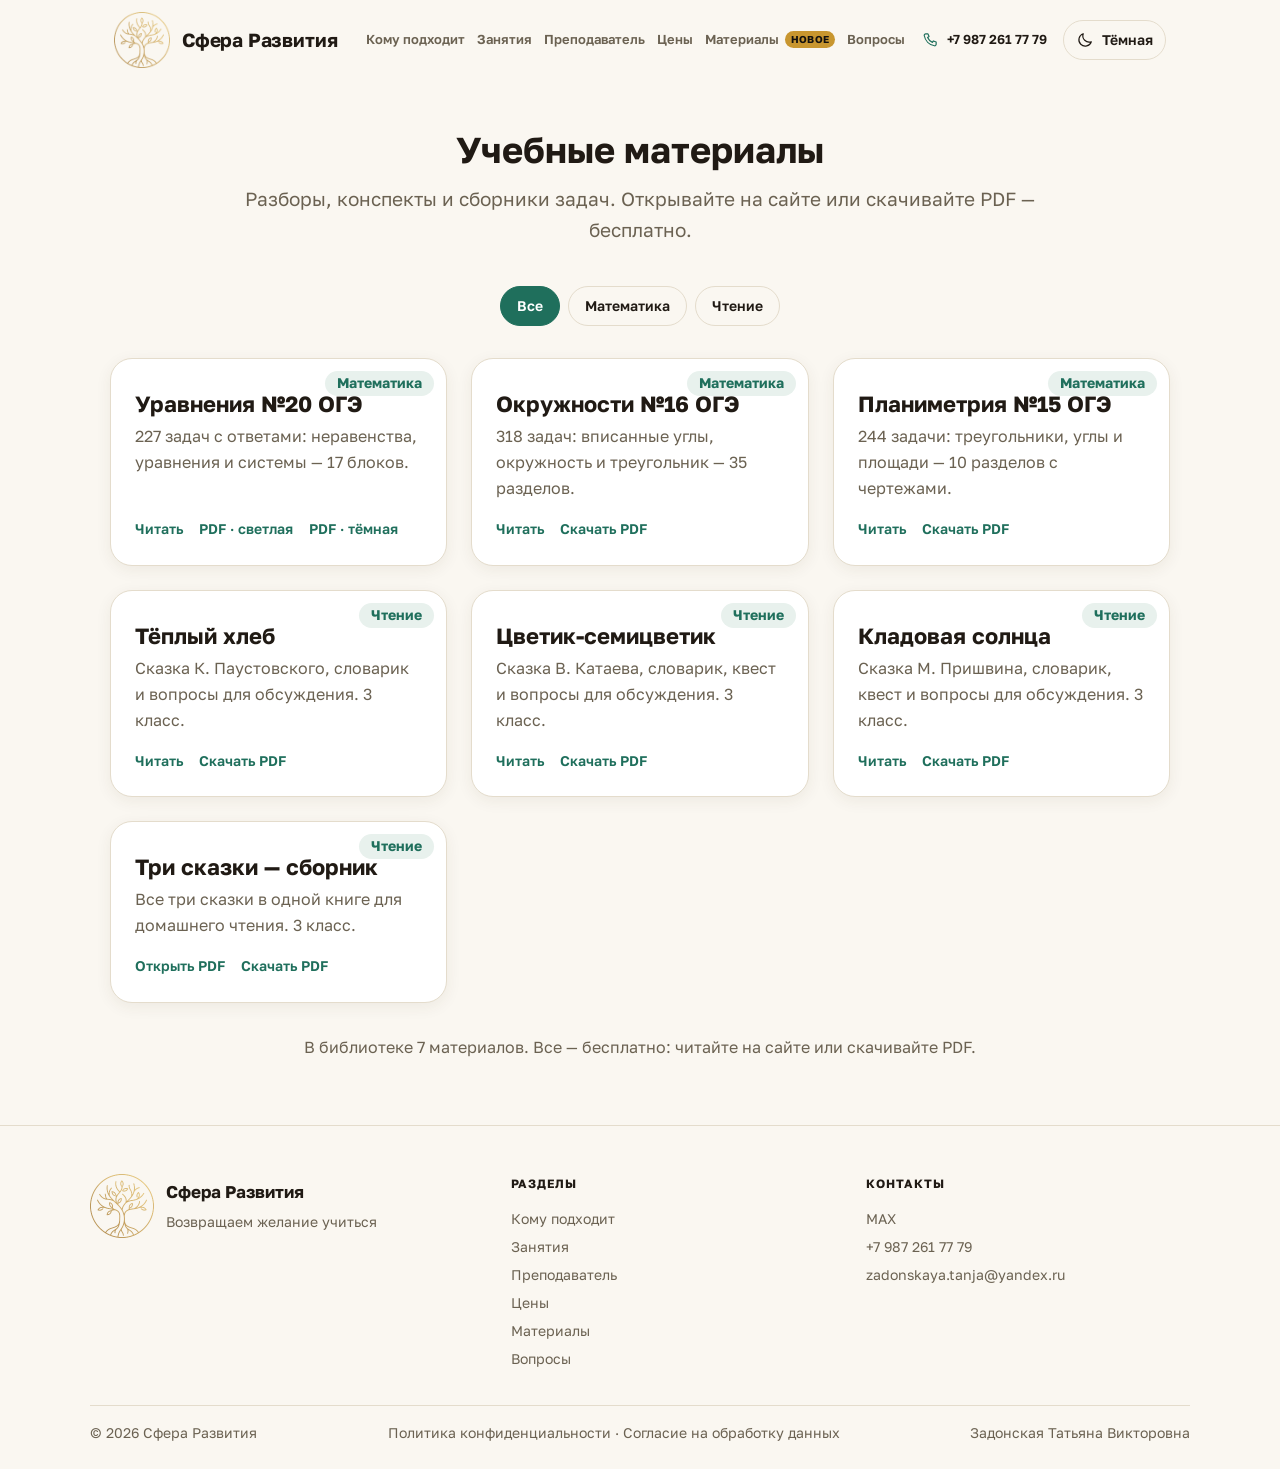
<file: materials/index.html>
<!DOCTYPE html>
<html lang="ru" class="no-js">
<head>
  <meta charset="UTF-8">
  <meta name="viewport" content="width=device-width, initial-scale=1.0">
  <title>Учебные материалы — разборы и сборники задач | Сфера Развития</title>
  <meta name="description" content="Бесплатные учебные материалы «Сферы Развития»: разборы заданий ОГЭ по математике и книги для чтения в 3 классе. Читайте на сайте или скачивайте PDF.">
  <meta name="robots" content="index, follow">
  <link rel="canonical" href="https://sferarazv.ru/materials/">

  <link rel="icon" href="../favicon.ico" sizes="any">
  <link rel="icon" type="image/png" sizes="32x32" href="../favicon-32.png">
  <link rel="icon" type="image/png" sizes="16x16" href="../favicon-16.png">
  <link rel="apple-touch-icon" sizes="180x180" href="../apple-touch-icon.png">
  <link rel="manifest" href="../site.webmanifest">
  <meta name="theme-color" content="#FAF7F1">
  <meta name="theme-color" content="#12100E" media="(prefers-color-scheme: dark)">

  <meta property="og:type" content="website">
  <meta property="og:locale" content="ru_RU">
  <meta property="og:site_name" content="Сфера Развития">
  <meta property="og:title" content="Учебные материалы — Сфера Развития">
  <meta property="og:description" content="Разборы заданий ОГЭ по математике и книги для чтения в 3 классе. Бесплатно: на сайте или PDF.">
  <meta property="og:image" content="https://sferarazv.ru/images/og-cover.jpg">
  <meta property="og:url" content="https://sferarazv.ru/materials/">

  <script>document.documentElement.classList.replace("no-js", "js");</script>
  <link rel="stylesheet" href="../styles.css">
  <link rel="preload" href="../assets/fonts/golos-text-cyrillic.woff2" as="font" type="font/woff2" crossorigin>

<meta name="twitter:card" content="summary_large_image">
</head>
<body data-theme="light">
<svg class="icon-sprite" aria-hidden="true" focusable="false" xmlns="http://www.w3.org/2000/svg">
  <symbol id="icon-moon" viewBox="0 0 24 24" fill="none" stroke="currentColor" stroke-width="1.6" stroke-linecap="round" stroke-linejoin="round">
    <path d="M20.4 14.4A8.5 8.5 0 0 1 9.6 3.6 8.5 8.5 0 1 0 20.4 14.4Z"/>
  </symbol>
  <symbol id="icon-sun" viewBox="0 0 24 24" fill="none" stroke="currentColor" stroke-width="1.6" stroke-linecap="round" stroke-linejoin="round">
    <circle cx="12" cy="12" r="4.2"/>
    <path d="M12 2.8v2.2M12 19v2.2M4.6 4.6l1.6 1.6M17.8 17.8l1.6 1.6M2.8 12H5M19 12h2.2M4.6 19.4l1.6-1.6M17.8 6.2l1.6-1.6"/>
  </symbol>
  <symbol id="icon-close" viewBox="0 0 24 24" fill="none" stroke="currentColor" stroke-width="1.8" stroke-linecap="round" stroke-linejoin="round">
    <path d="M6.8 6.8 17.2 17.2"/>
    <path d="M17.2 6.8 6.8 17.2"/>
  </symbol>
  <symbol id="icon-menu" viewBox="0 0 24 24" fill="none" stroke="currentColor" stroke-width="1.6" stroke-linecap="round" stroke-linejoin="round">
    <path d="M4 7h16"/>
    <path d="M4 12h16"/>
    <path d="M4 17h16"/>
  </symbol>
  <symbol id="icon-phone" viewBox="0 0 24 24" fill="none" stroke="currentColor" stroke-width="1.6" stroke-linecap="round" stroke-linejoin="round">
    <path d="M6.3 3.8h3l1.4 3.6-1.9 1.4a12.4 12.4 0 0 0 6.4 6.4l1.4-1.9 3.6 1.4v3a2 2 0 0 1-2.2 2A17 17 0 0 1 4.3 6a2 2 0 0 1 2-2.2Z"/>
  </symbol>
</svg>
<header class="site-header">
  <div class="nav">
    <a href="../index.html#hero" class="logo" aria-label="Сфера Развития — на главную">
      <img src="../images/logo-light.png" class="logo-light" alt="" width="128" height="128">
      <img src="../images/logo-dark.png" class="logo-dark" alt="" width="128" height="128">
      <span class="logo-text">Сфера Развития</span>
    </a>

    <div class="nav-menu" id="siteMenu" data-mobile-menu>
      <div class="nav-menu-head">
        <span class="nav-menu-title">Меню</span>
        <button class="nav-menu-close" type="button" aria-label="Закрыть меню" data-menu-close>
          <svg class="icon" aria-hidden="true"><use href="#icon-close"></use></svg>
        </button>
      </div>
      <nav class="nav-links" aria-label="Основная навигация">
        <a href="../index.html#audience">Кому подходит</a>
        <a class="nav-link-mobile" href="../index.html#results">Что получит ребёнок</a>
        <a href="../index.html#format">Занятия</a>
        <a href="../index.html#teacher">Преподаватель</a>
        <a class="nav-link-mobile" href="../index.html#trust">Почему нам доверяют</a>
        <a href="../index.html#pricing">Цены</a>
        <a href="index.html" aria-current="page">Материалы<span class="nav-badge">новое</span></a>
        <a class="nav-link-mobile" href="../index.html#materials">Библиотека</a>
        <a href="../index.html#faq">Вопросы</a>
      </nav>
      <a class="nav-phone" href="tel:+79872617779" aria-label="Позвонить">
        <svg class="icon" aria-hidden="true"><use href="#icon-phone"></use></svg>
        <span class="nav-phone-text">+7 987 261 77 79</span>
      </a>
      <div class="nav-right">
        <button class="theme-btn" type="button" id="themeBtn" aria-label="Переключить тему">
          <svg class="theme-btn-icon theme-btn-icon--moon icon" aria-hidden="true"><use href="#icon-moon"></use></svg>
          <svg class="theme-btn-icon theme-btn-icon--sun icon" aria-hidden="true"><use href="#icon-sun"></use></svg>
          <span class="theme-btn-text">Тёмная</span>
        </button>
      </div>
      <a class="btn nav-menu-cta" href="https://max.ru/u/f9LHodD0cOIm5I3ZWYpkPE-hwEkZxMSVgINMWR4_n5Te3Z4QABp1GVYDHuQ" target="_blank" rel="noopener">Записаться в MAX</a>
    </div>

    <a class="nav-phone-compact" href="tel:+79872617779" aria-label="Позвонить">
      <svg class="icon" aria-hidden="true"><use href="#icon-phone"></use></svg>
    </a>

    <button class="nav-burger" type="button" aria-expanded="false" aria-controls="siteMenu" aria-label="Открыть меню" data-menu-toggle>
      <svg class="icon" aria-hidden="true"><use href="#icon-menu"></use></svg>
    </button>
  </div>

  <div class="menu-scrim" data-menu-scrim></div>
</header>

<main class="catalog-page">
  <div class="container">
    <h1 class="section-title">Учебные материалы</h1>
    <p class="section-sub">Разборы, конспекты и сборники задач. Открывайте на сайте или скачивайте PDF — бесплатно.</p>

    <div class="catalog-filters" role="group" aria-label="Фильтр по предмету">
      <button class="catalog-filter is-active" type="button" data-filter="all" aria-pressed="true">Все</button>
      <button class="catalog-filter" type="button" data-filter="math" aria-pressed="false">Математика</button>
      <button class="catalog-filter" type="button" data-filter="reading" aria-pressed="false">Чтение</button>
    </div>

    <div class="materials-grid" data-materials-grid>
      <article class="material-card" data-subject="math">
        <span class="material-badge">Математика</span>
        <h3>Уравнения №20 ОГЭ</h3>
        <p>227 задач с ответами: неравенства, уравнения и системы — 17 блоков.</p>
        <div class="material-actions">
          <a href="uravneniya-20-oge/">Читать</a>
          <a href="uravneniya-20-oge/uravneniya-light.pdf" download>PDF · светлая</a>
          <a href="uravneniya-20-oge/uravneniya-dark.pdf" download>PDF · тёмная</a>
        </div>
      </article>

      <article class="material-card" data-subject="math">
        <span class="material-badge">Математика</span>
        <h3>Окружности №16 ОГЭ</h3>
        <p>318 задач: вписанные углы, окружность и треугольник — 35 разделов.</p>
        <div class="material-actions">
          <a href="okruzhnosti-16-oge/">Читать</a>
          <a href="okruzhnosti-16-oge/okruzhnosti.pdf" download>Скачать PDF</a>
        </div>
      </article>

      <article class="material-card" data-subject="math">
        <span class="material-badge">Математика</span>
        <h3>Планиметрия №15 ОГЭ</h3>
        <p>244 задачи: треугольники, углы и площади — 10 разделов с чертежами.</p>
        <div class="material-actions">
          <a href="planimetriya-15-oge/">Читать</a>
          <a href="planimetriya-15-oge/planimetriya.pdf" download>Скачать PDF</a>
        </div>
      </article>

      <article class="material-card" data-subject="reading">
        <span class="material-badge">Чтение</span>
        <h3>Тёплый хлеб</h3>
        <p>Сказка К. Паустовского, словарик и вопросы для обсуждения. 3 класс.</p>
        <div class="material-actions">
          <a href="teplyy-hleb-3-klass/">Читать</a>
          <a href="teplyy-hleb-3-klass/teplyy-hleb.pdf" download>Скачать PDF</a>
        </div>
      </article>

      <article class="material-card" data-subject="reading">
        <span class="material-badge">Чтение</span>
        <h3>Цветик-семицветик</h3>
        <p>Сказка В. Катаева, словарик, квест и вопросы для обсуждения. 3 класс.</p>
        <div class="material-actions">
          <a href="tsvetik-semitsvetik-3-klass/">Читать</a>
          <a href="tsvetik-semitsvetik-3-klass/tsvetik-semitsvetik.pdf" download>Скачать PDF</a>
        </div>
      </article>

      <article class="material-card" data-subject="reading">
        <span class="material-badge">Чтение</span>
        <h3>Кладовая солнца</h3>
        <p>Сказка М. Пришвина, словарик, квест и вопросы для обсуждения. 3 класс.</p>
        <div class="material-actions">
          <a href="kladovaya-solntsa-3-klass/">Читать</a>
          <a href="kladovaya-solntsa-3-klass/kladovaya-solntsa.pdf" download>Скачать PDF</a>
        </div>
      </article>

      <article class="material-card" data-subject="reading">
        <span class="material-badge">Чтение</span>
        <h3>Три сказки — сборник</h3>
        <p>Все три сказки в одной книге для домашнего чтения. 3 класс.</p>
        <div class="material-actions">
          <a href="skazki-3-klass.pdf" target="_blank" rel="noopener">Открыть PDF</a>
          <a href="skazki-3-klass.pdf" download>Скачать PDF</a>
        </div>
      </article>
    </div>

    <p class="materials-note">В библиотеке 7 материалов. Все — бесплатно: читайте на сайте или скачивайте PDF.</p>
  </div>
</main>


<footer class="footer">
  <div class="footer-top">
    <div class="footer-brand">
      <img src="../images/logo-light.png" class="logo-light" alt="" width="128" height="128" loading="lazy">
      <img src="../images/logo-dark.png" class="logo-dark" alt="" width="128" height="128" loading="lazy">
      <div>
        <p class="footer-brand-name">Сфера Развития</p>
        <p class="footer-tagline">Возвращаем желание учиться</p>
      </div>
    </div>

    <nav class="footer-nav" aria-label="Разделы сайта">
      <p class="footer-title">Разделы</p>
      <a href="../index.html#audience">Кому подходит</a>
      <a href="../index.html#format">Занятия</a>
      <a href="../index.html#teacher">Преподаватель</a>
      <a href="../index.html#pricing">Цены</a>
      <a href="index.html" aria-current="page">Материалы</a>
      <a href="../index.html#faq">Вопросы</a>
    </nav>

    <div class="footer-contact">
      <p class="footer-title">Контакты</p>
      <div class="footer-contact-list" data-contact-list="footer">
        <a data-contact-link="max" href="https://max.ru/u/f9LHodD0cOIm5I3ZWYpkPE-hwEkZxMSVgINMWR4_n5Te3Z4QABp1GVYDHuQ">MAX</a>
        <a data-contact-link="phone" data-contact-phone href="tel:+79872617779">+7 987 261 77 79</a>
        <a data-contact-link="email" href="mailto:zadonskaya.tanja@yandex.ru">zadonskaya.tanja@yandex.ru</a>
      </div>
    </div>
  </div>

  <div class="footer-bottom">
    <p>© 2026 Сфера Развития</p>
    <p><a href="../privacy.html">Политика конфиденциальности</a> · <a href="../consent.html">Согласие на обработку данных</a></p>
    <p>Задонская Татьяна Викторовна</p>
  </div>
</footer>

<script>
  (function () {
    var THEME_KEY = "sfera-theme";
    var body = document.body;
    var themeBtn = document.getElementById("themeBtn");
    var themeLabel = themeBtn ? themeBtn.querySelector(".theme-btn-text") : null;

    function applyTheme(theme) {
      body.dataset.theme = theme;
      if (themeLabel) {
        themeLabel.textContent = theme === "dark" ? "Светлая" : "Тёмная";
      }
    }

    var savedTheme = null;
    try { savedTheme = localStorage.getItem(THEME_KEY); } catch (error) {}
    applyTheme(savedTheme === "dark" ? "dark" : "light");

    if (themeBtn) {
      themeBtn.addEventListener("click", function () {
        var nextTheme = body.dataset.theme === "dark" ? "light" : "dark";
        applyTheme(nextTheme);
        try { localStorage.setItem(THEME_KEY, nextTheme); } catch (error) {}
      });
    }

    var menu = document.querySelector("[data-mobile-menu]");
    var menuToggle = document.querySelector("[data-menu-toggle]");
    var menuClose = document.querySelector("[data-menu-close]");
    var menuScrim = document.querySelector("[data-menu-scrim]");

    function closeMenu() {
      body.classList.remove("is-menu-open");
      if (menuToggle) {
        menuToggle.setAttribute("aria-expanded", "false");
      }
    }

    if (menu && menuToggle) {
      menuToggle.addEventListener("click", function () {
        var isOpen = body.classList.toggle("is-menu-open");
        menuToggle.setAttribute("aria-expanded", isOpen ? "true" : "false");
      });
      if (menuClose) { menuClose.addEventListener("click", closeMenu); }
      if (menuScrim) { menuScrim.addEventListener("click", closeMenu); }
      menu.querySelectorAll("a").forEach(function (link) {
        link.addEventListener("click", closeMenu);
      });
      document.addEventListener("keydown", function (event) {
        if (event.key === "Escape") { closeMenu(); }
      });
    }

    var header = document.querySelector("header.site-header");
    if (header) {
      var onScroll = function () {
        header.classList.toggle("is-scrolled", window.scrollY > 24);
      };
      onScroll();
      window.addEventListener("scroll", onScroll, { passive: true });
    }

    var grid = document.querySelector("[data-materials-grid]");
    var filterButtons = Array.prototype.slice.call(document.querySelectorAll("[data-filter]"));
    filterButtons.forEach(function (button) {
      button.addEventListener("click", function () {
        var filter = button.getAttribute("data-filter");
        filterButtons.forEach(function (item) {
          var isActive = item === button;
          item.classList.toggle("is-active", isActive);
          item.setAttribute("aria-pressed", isActive ? "true" : "false");
        });
        if (!grid) { return; }
        Array.prototype.forEach.call(grid.querySelectorAll("[data-subject]"), function (card) {
          card.hidden = filter !== "all" && card.getAttribute("data-subject") !== filter;
        });
      });
    });
  })();
</script>
</body>
</html>
</file>
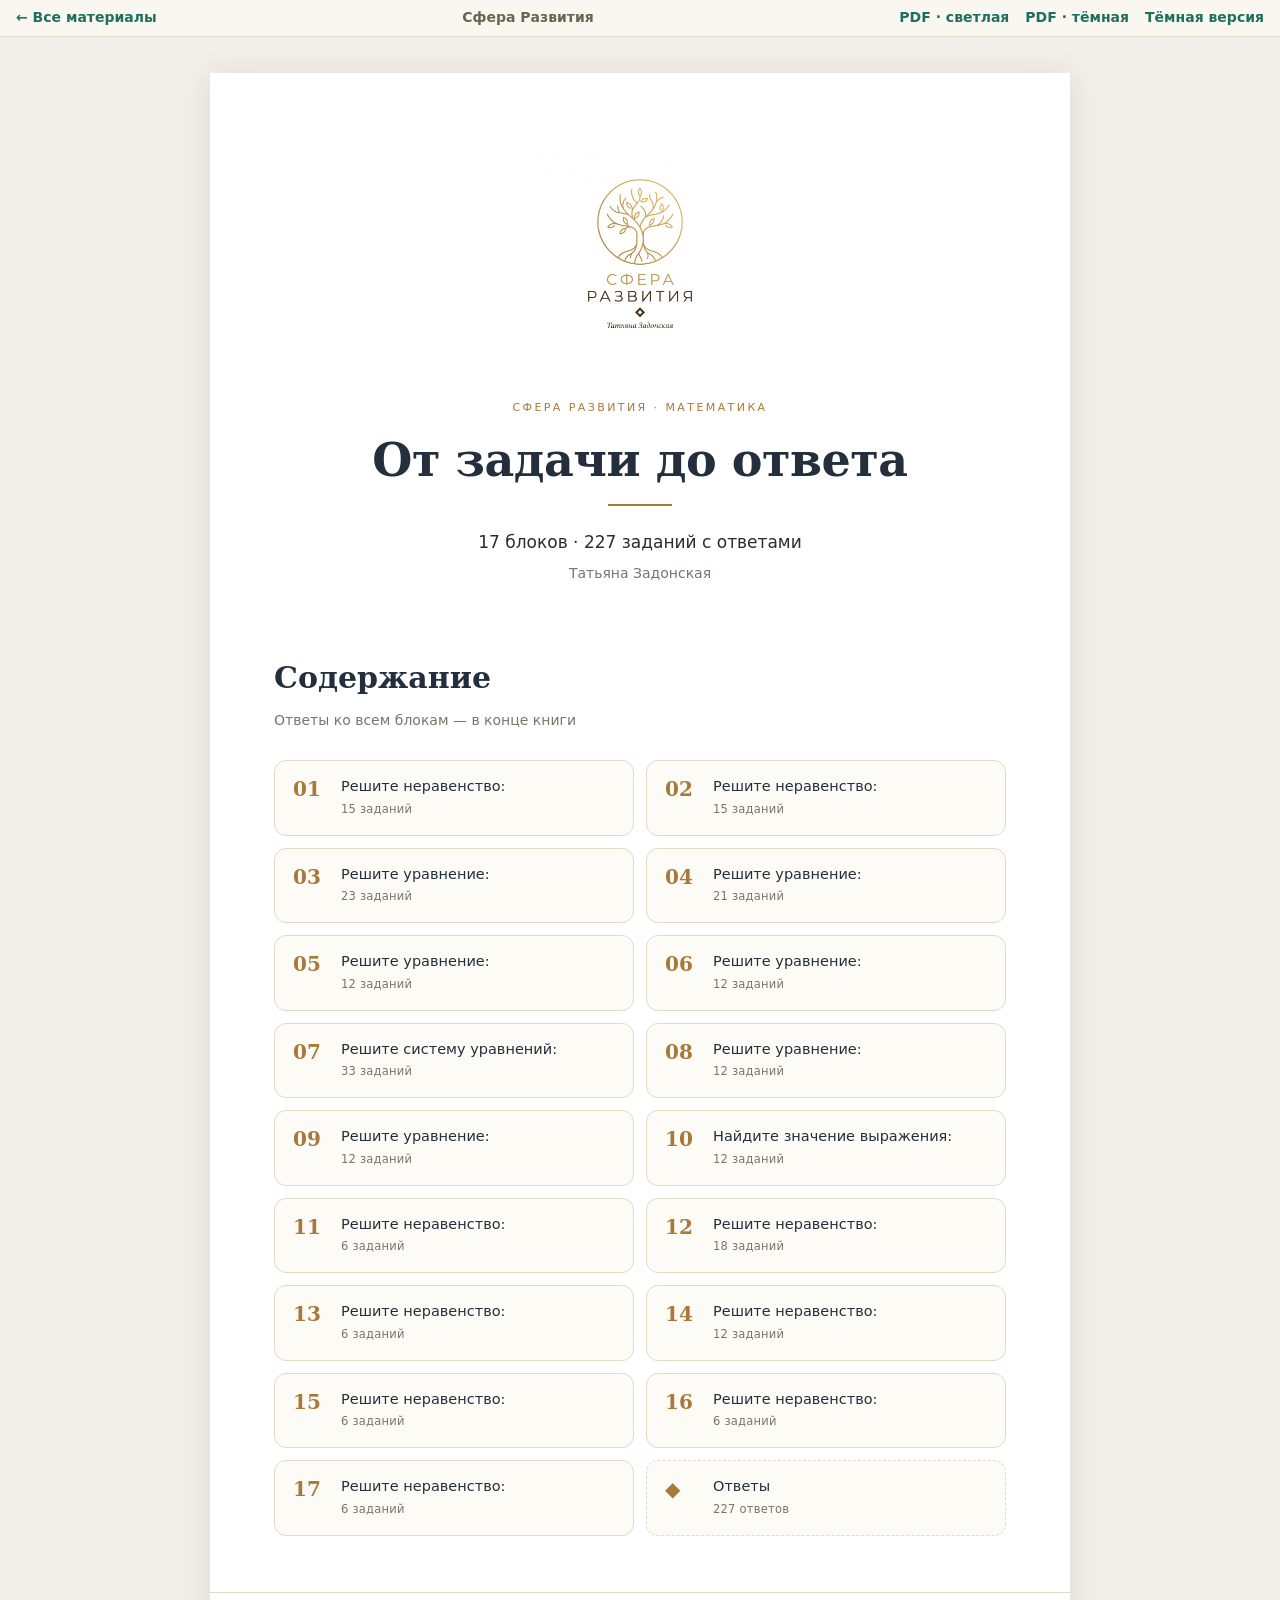
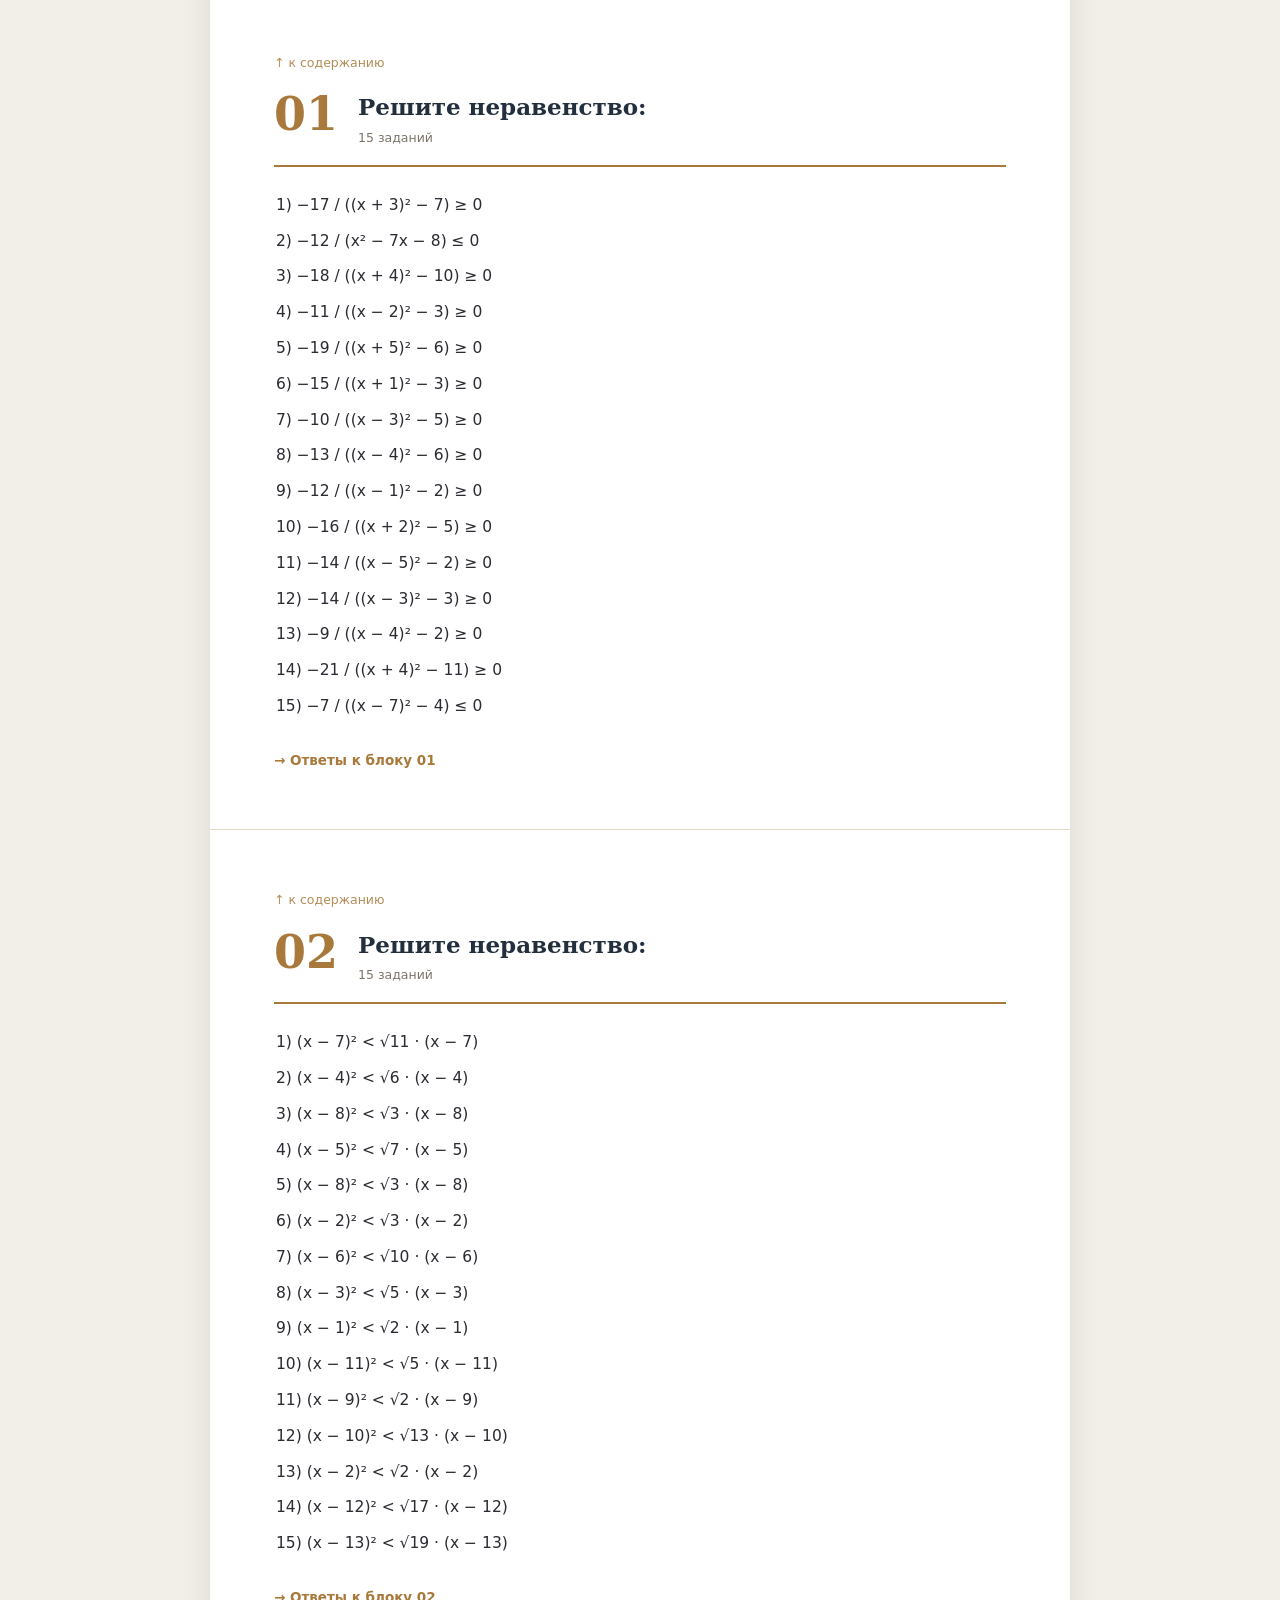
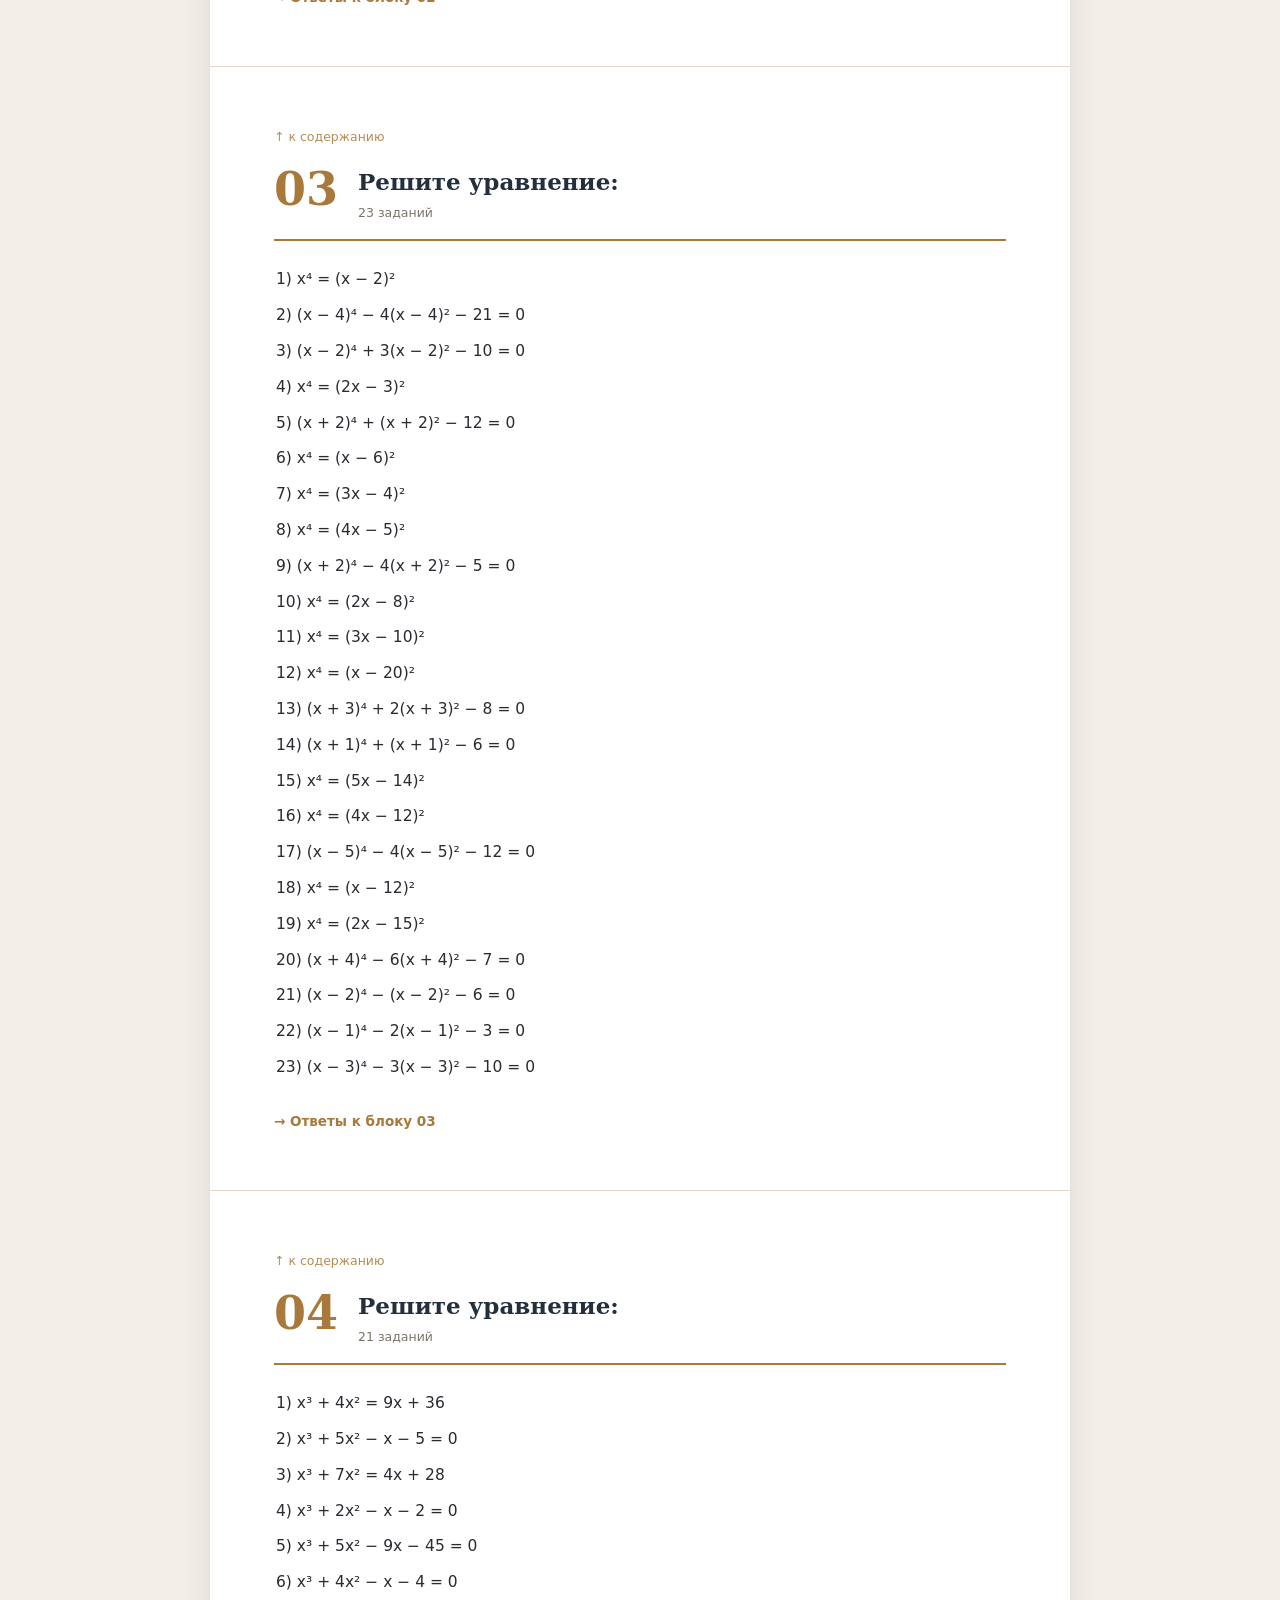
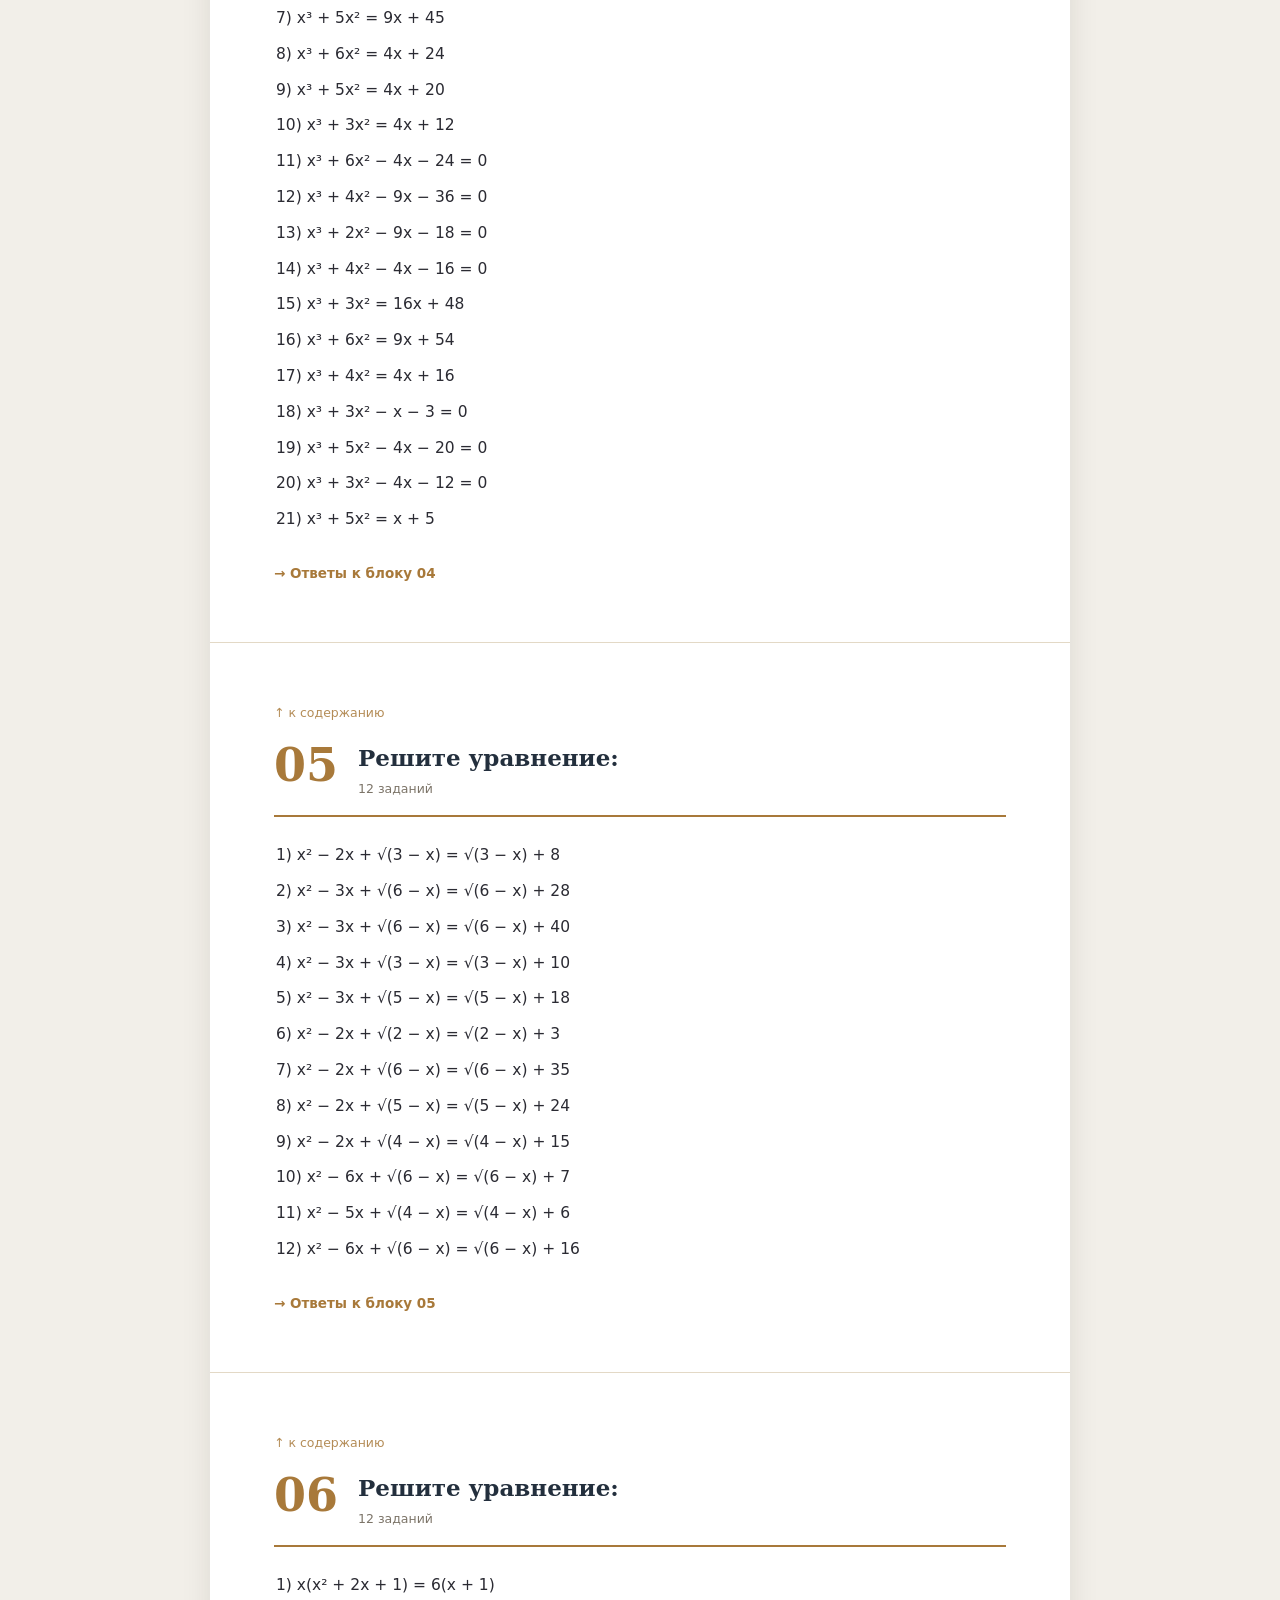
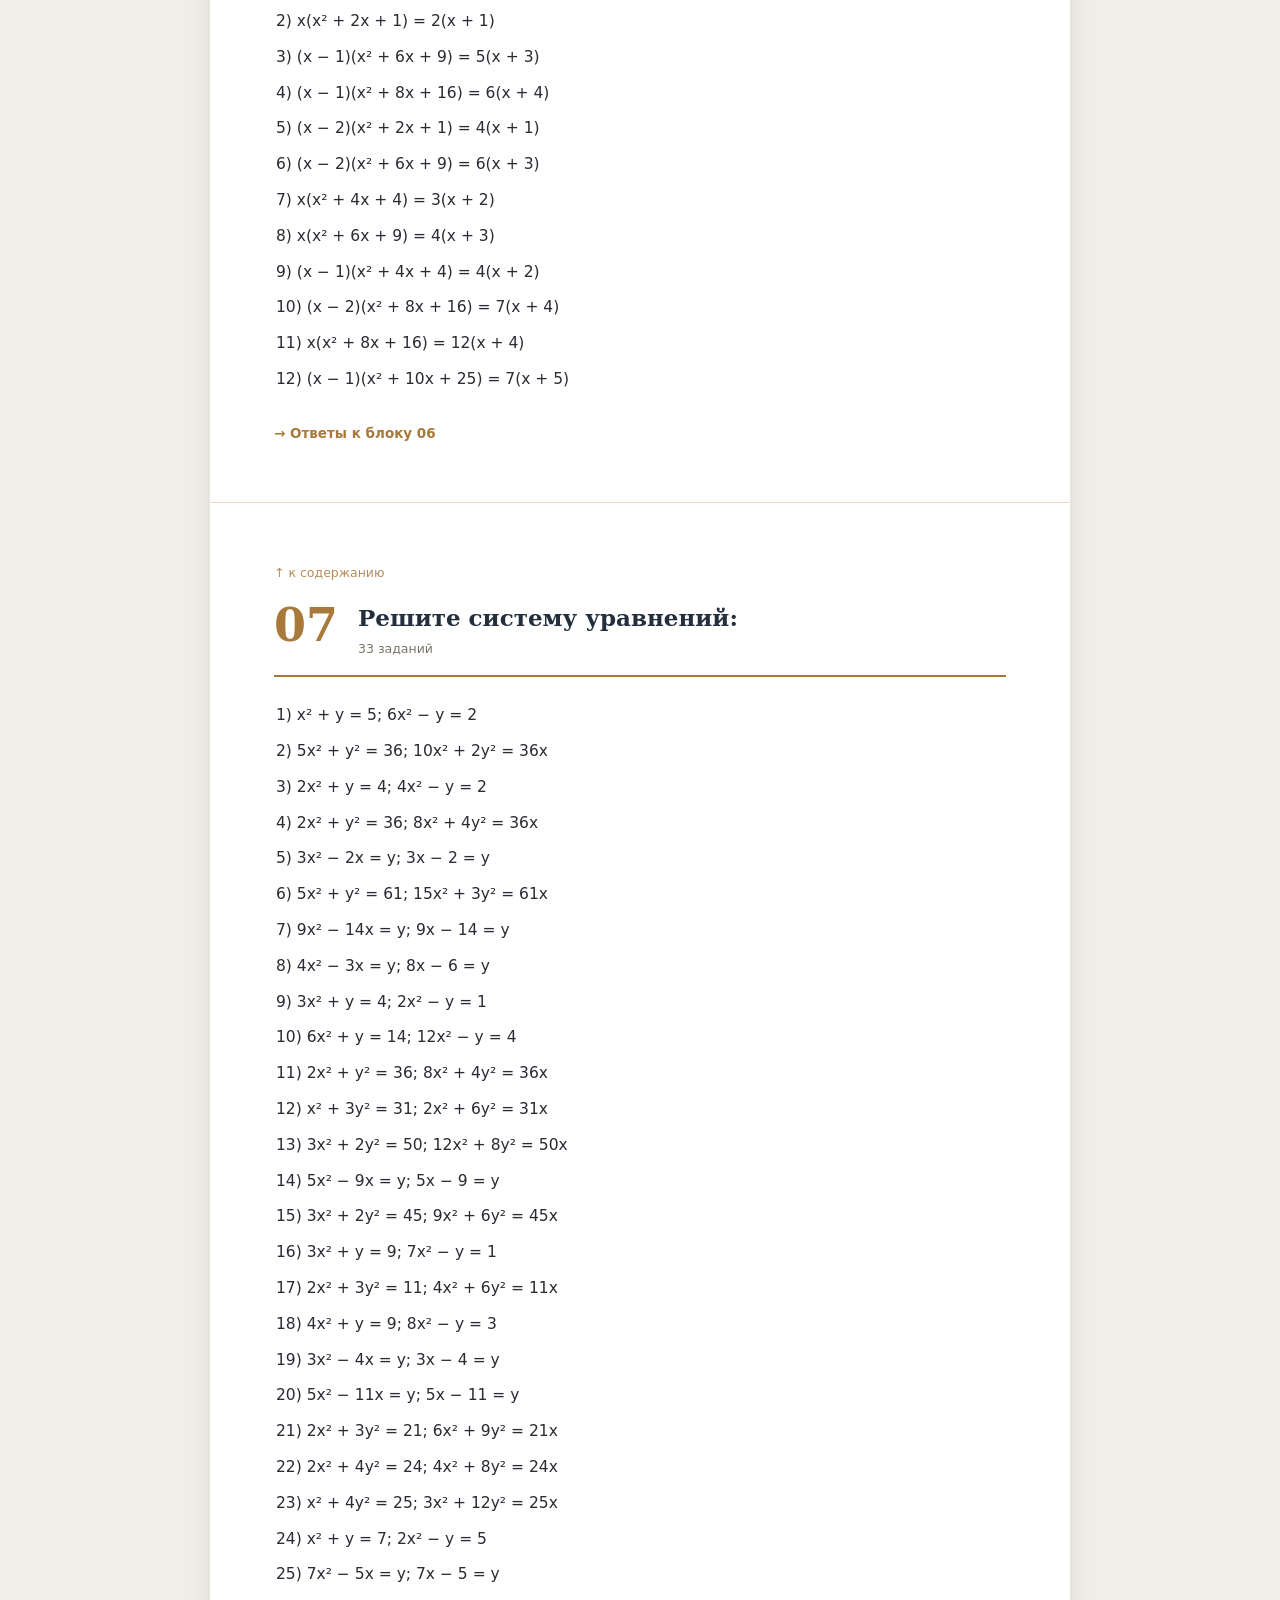
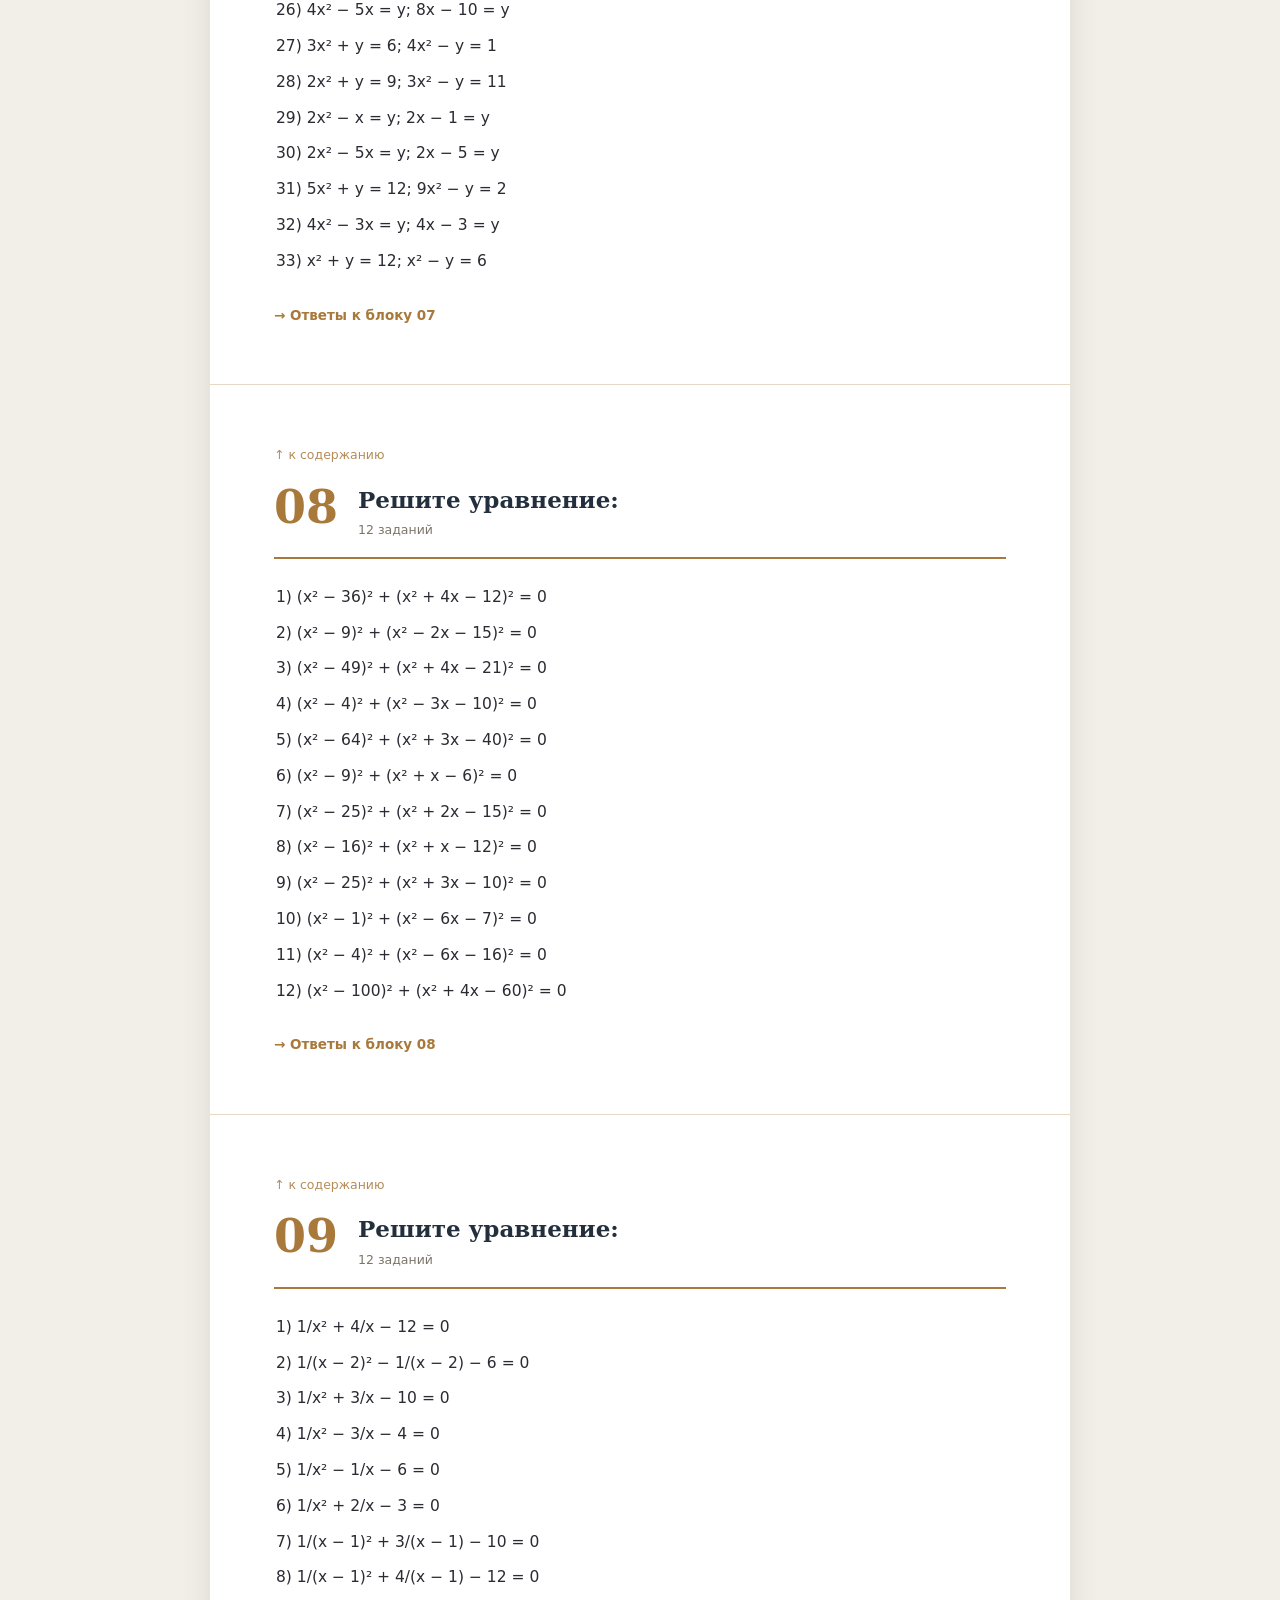
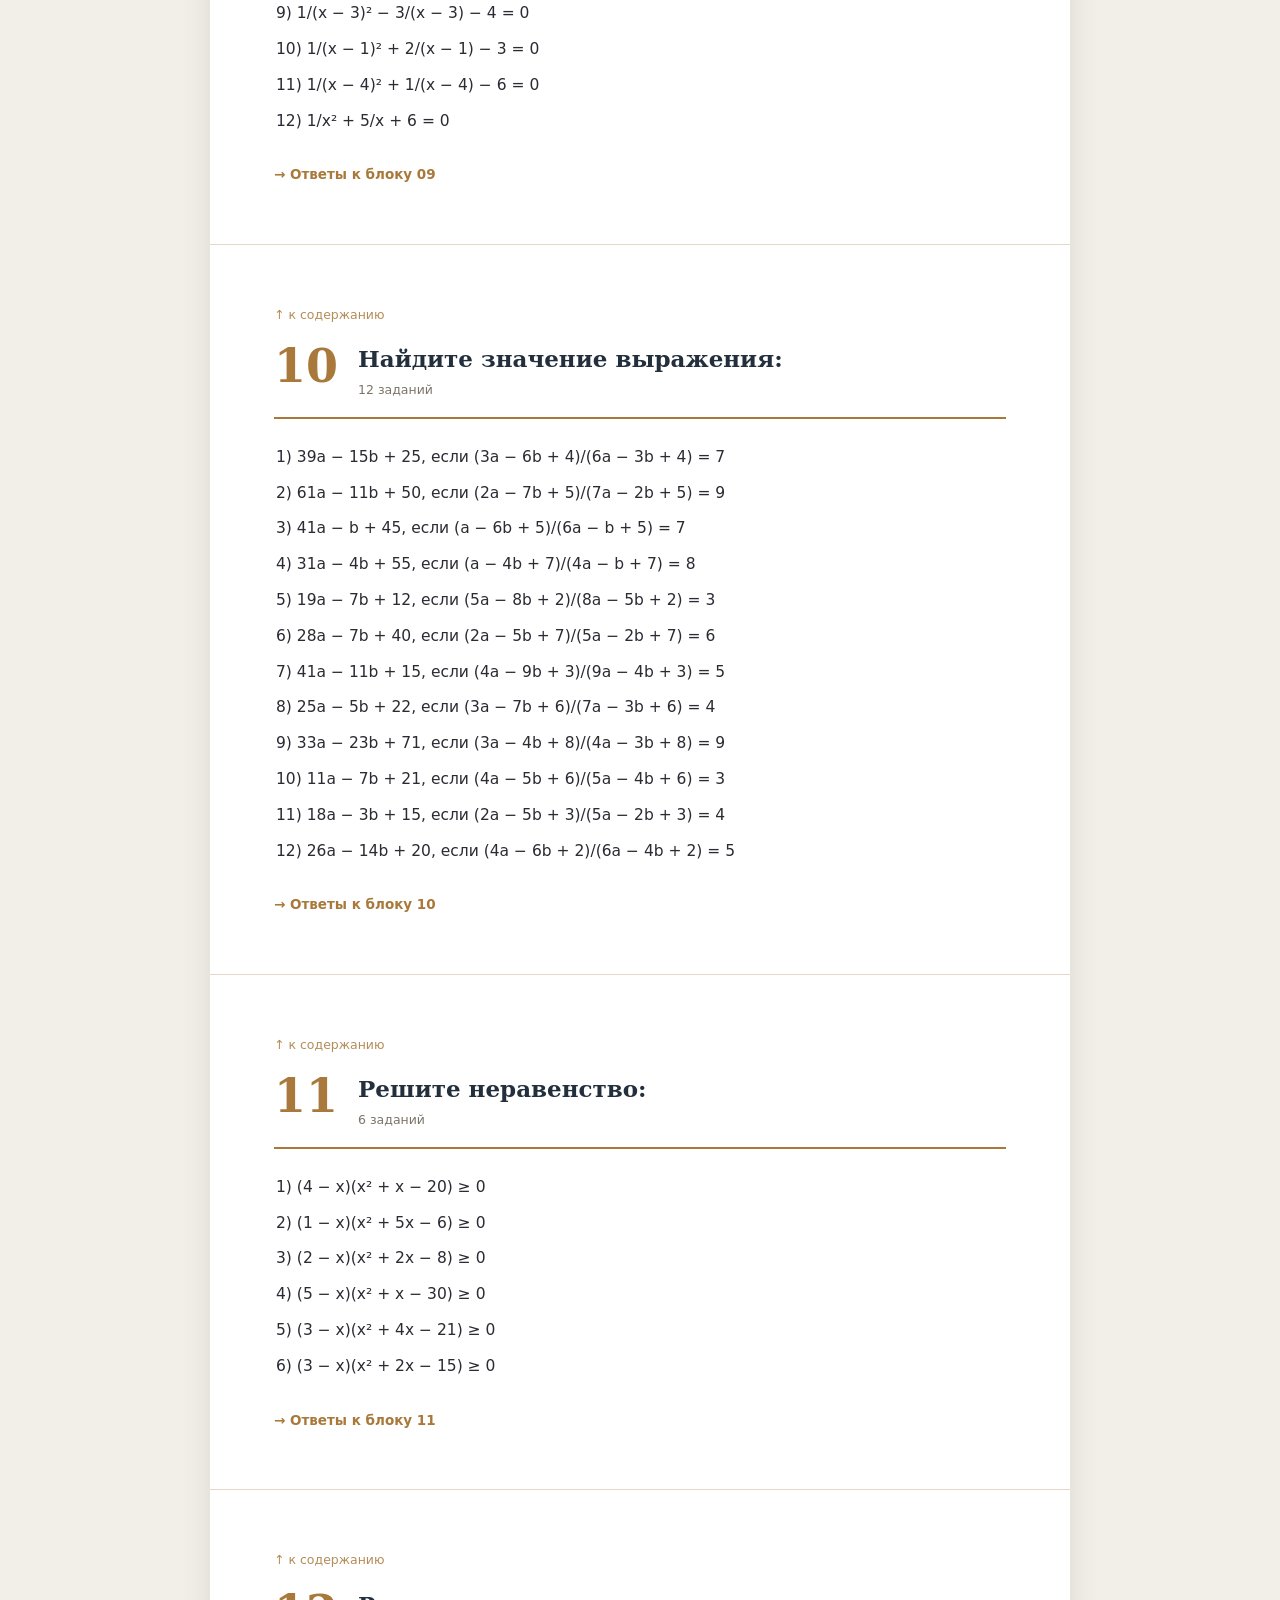
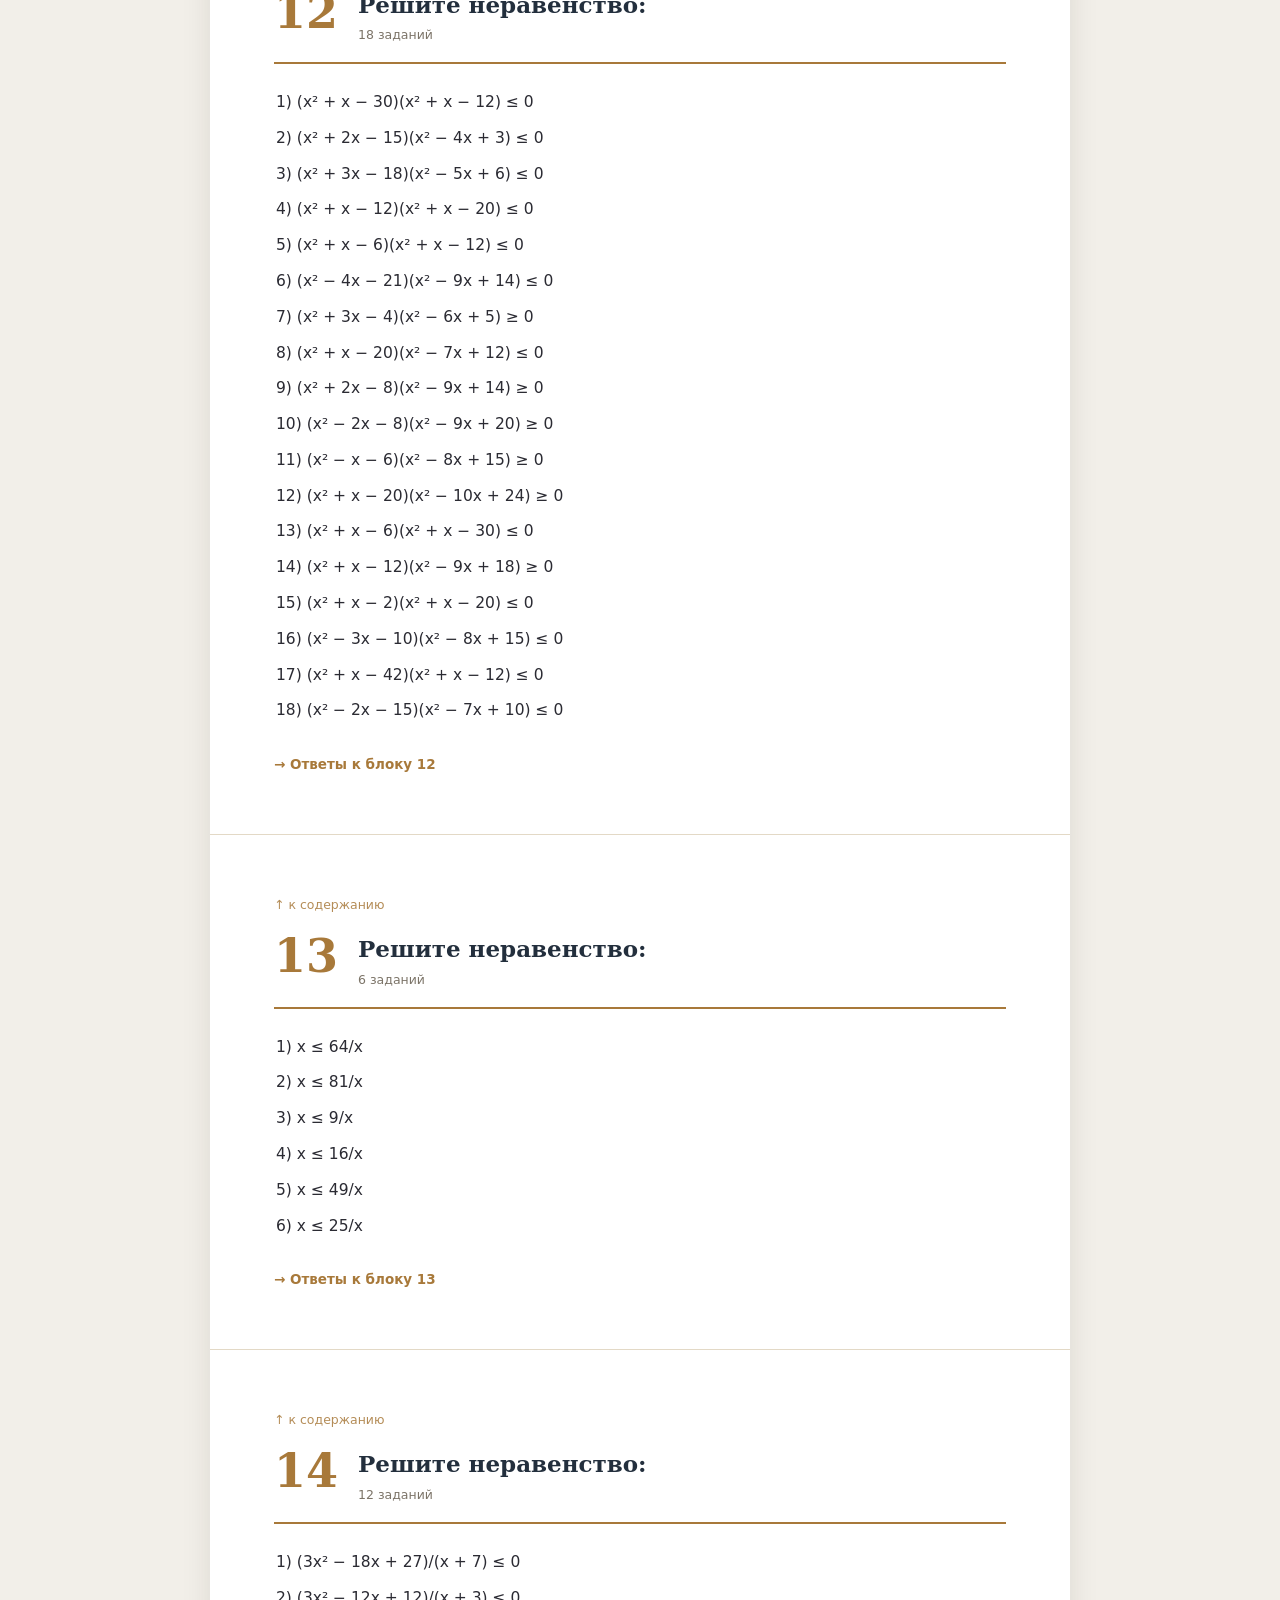
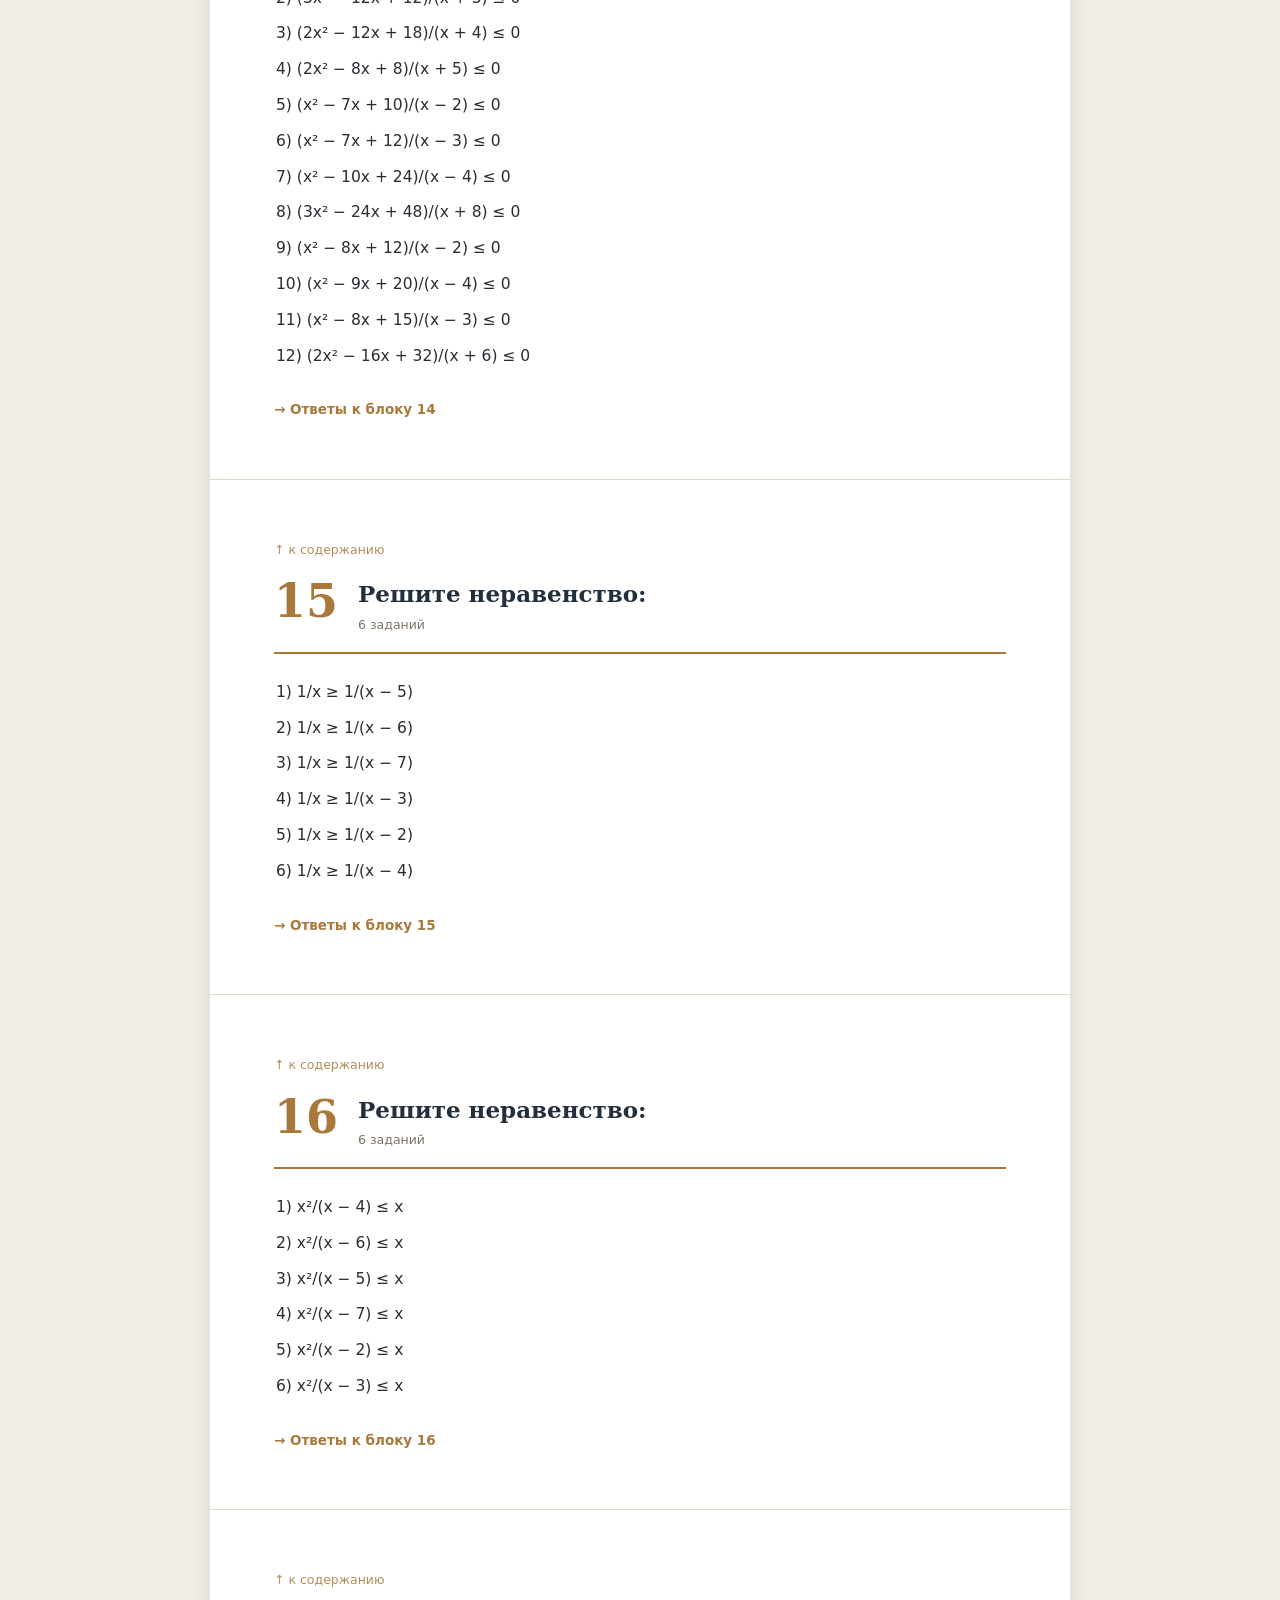
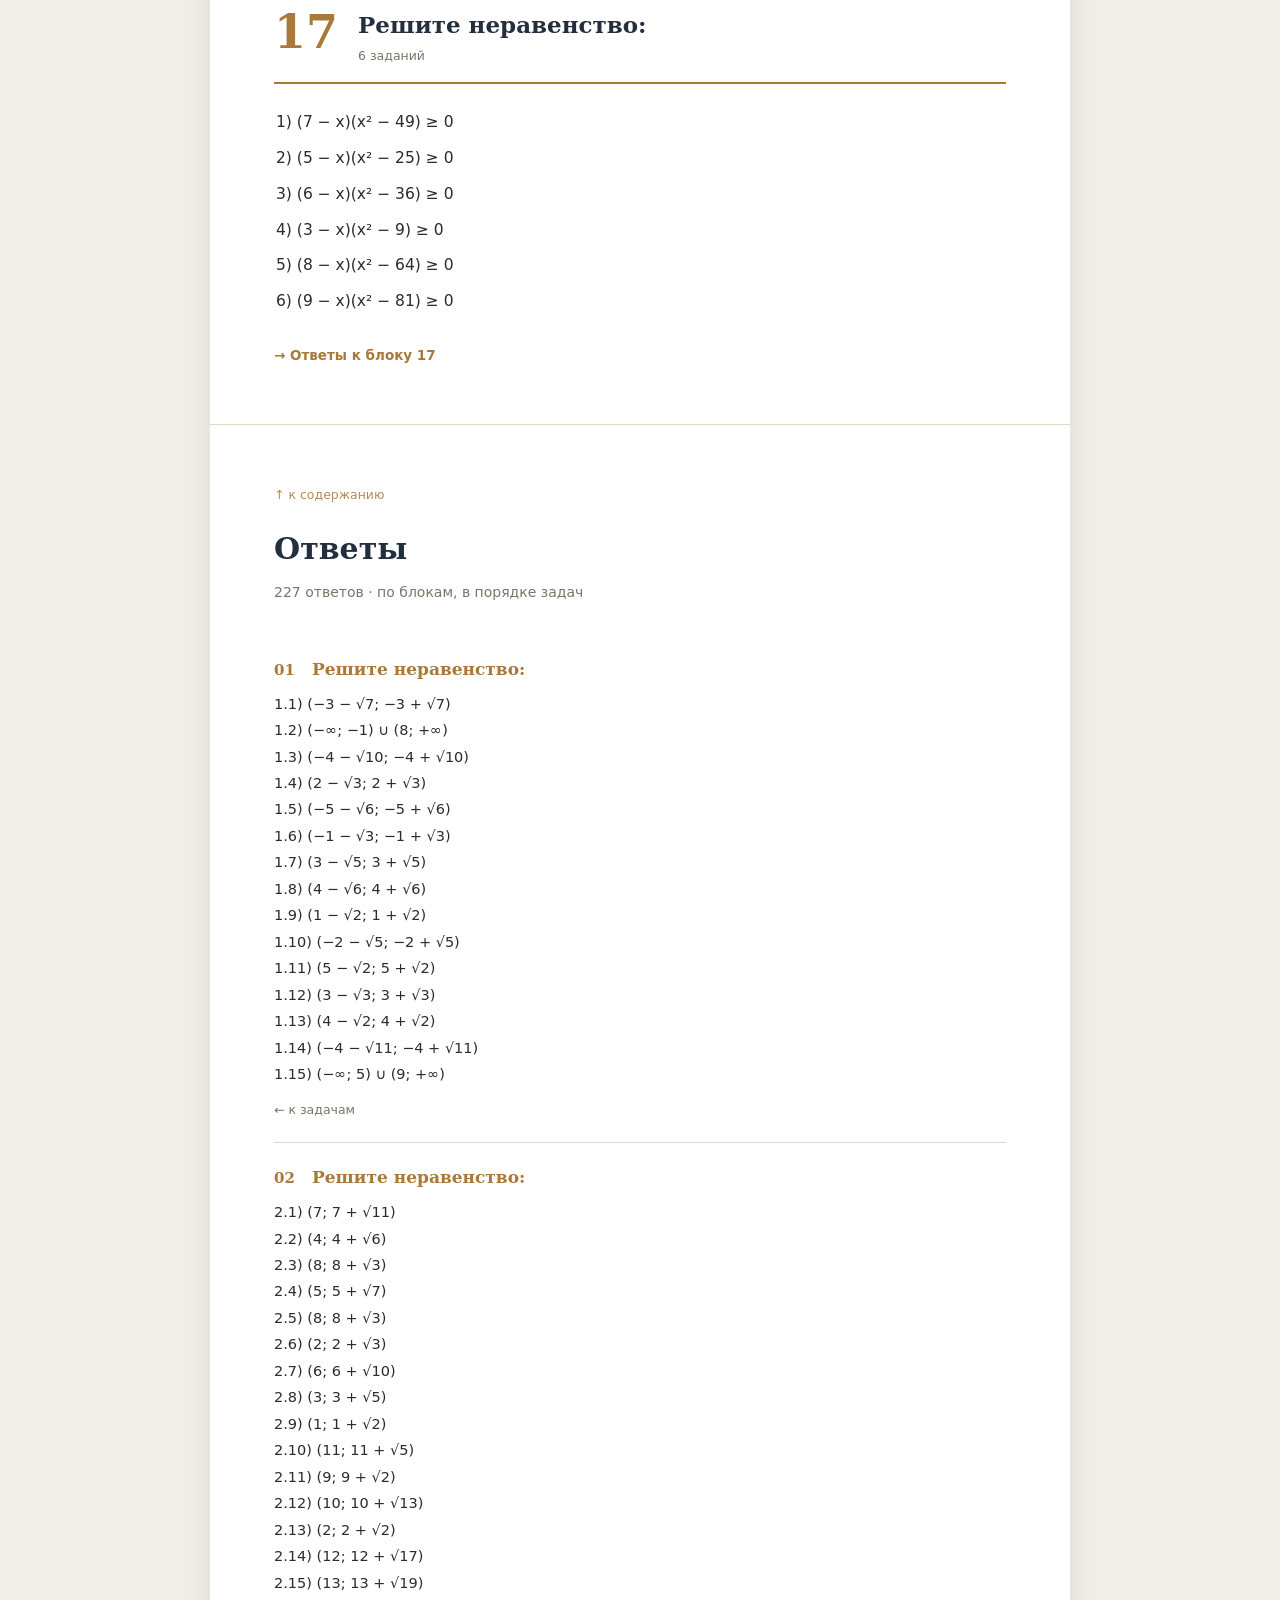
<file: materials/uravneniya-20-oge/index.html>
<!doctype html>
<html lang="ru" data-theme="light">
<head>
<meta charset="utf-8">
<meta name="viewport" content="width=device-width, initial-scale=1">
<title>Уравнения №20 ОГЭ — 227 задач с ответами | Сфера Развития</title>
<meta name="description" content="227 задач с ответами по заданию №20 ОГЭ: уравнения, неравенства и системы — 17 блоков с ответами.">
<link rel="canonical" href="https://sferarazv.ru/materials/uravneniya-20-oge/">
<style>
:root{
  --bg:#ffffff; --outer:#f2efe9; --card:#fdfbf6; --text:#2b2b33;
  --head:#232f3d; --gold:#a8793a; --muted:#7c7468; --line:#e3d9c6;
  --shadow:0 2px 28px rgba(35,28,14,.10);
  --serif:"DejaVu Serif",Georgia,"Times New Roman",serif;
  --sans:"DejaVu Sans",-apple-system,"Segoe UI",Roboto,Arial,sans-serif;
  --mono:"DejaVu Sans Mono",ui-monospace,Menlo,Consolas,monospace;
}
*{box-sizing:border-box}
html{scroll-behavior:smooth}
body{margin:0;background:var(--outer);color:var(--text);
  font:16px/1.65 var(--sans);-webkit-font-smoothing:antialiased}
.book{max-width:860px;margin:36px auto;background:var(--bg);
  box-shadow:var(--shadow);padding:0 0 64px}
a{color:var(--gold);text-decoration:none}
a:hover{text-decoration:underline}

/* обложка */
.cover{padding:72px 64px 56px;text-align:center}
.cover img{width:210px;max-width:52%;display:block;margin:0 auto 44px}
.kicker{font-size:11px;letter-spacing:.22em;color:var(--gold);
  text-transform:uppercase;margin:0 0 18px}
.cover h1{font-family:var(--serif);font-weight:700;font-size:46px;line-height:1.12;
  color:var(--head);margin:0 0 18px;letter-spacing:-.01em}
.rule{width:64px;height:2px;background:var(--gold);margin:0 auto 22px}
.cover .sub{font-size:17px;color:var(--text);margin:0 0 6px}
.cover .author{font-size:14px;color:var(--muted);margin:0}

/* содержание */
.toc{padding:12px 64px 56px}
.toc h2{font-family:var(--serif);font-size:30px;color:var(--head);
  margin:0 0 6px;font-weight:700}
.toc .toc-sub{color:var(--muted);font-size:14px;margin:0 0 28px}
.grid{display:grid;grid-template-columns:1fr 1fr;gap:12px}
.card{display:flex;gap:14px;align-items:flex-start;background:var(--card);
  border:1px solid var(--line);border-radius:12px;padding:16px 18px;
  transition:border-color .18s,transform .18s}
.card:hover{border-color:var(--gold);transform:translateY(-1px);text-decoration:none}
.card-num{font-family:var(--serif);font-weight:700;font-size:20px;color:var(--gold);
  min-width:34px;line-height:1.2}
.card-body{display:flex;flex-direction:column;gap:3px;min-width:0}
.card-title{color:var(--head);font-size:14.5px;line-height:1.35;
  overflow-wrap:anywhere}
.card-meta{color:var(--muted);font-size:11.5px;letter-spacing:.02em}
.card-ans{border-style:dashed}

/* блок задач */
.block{padding:56px 64px;border-top:1px solid var(--line)}
.back{display:inline-block;font-size:12.5px;color:var(--gold);
  margin-bottom:18px;opacity:.85}
.block-head{display:flex;gap:20px;align-items:flex-start;
  padding-bottom:16px;border-bottom:2px solid var(--gold);margin-bottom:26px}
.block-num{font-family:var(--serif);font-weight:700;font-size:46px;
  line-height:1;color:var(--gold);min-width:58px}
.block-titles h2{font-family:var(--serif);font-weight:700;font-size:23px;
  line-height:1.25;color:var(--head);margin:2px 0 6px}
.block-sub{margin:0;font-size:12.5px;color:var(--muted)}
.block-body{display:flex;flex-direction:column;gap:11px}
.task{padding-left:2px;font-size:15.5px;line-height:1.6;
  overflow-wrap:anywhere;word-break:break-word}
.task-txt{white-space:pre-wrap}
.to-answers{display:inline-block;margin-top:30px;font-size:13.5px;
  font-weight:700;color:var(--gold)}

/* ответы */
.answers{padding:56px 64px;border-top:1px solid var(--line)}
.answers>h2{font-family:var(--serif);font-size:30px;color:var(--head);
  margin:0 0 8px;font-weight:700}
.answers .lead{color:var(--muted);font-size:14px;margin:0 0 30px}
.ans-group{padding:20px 0;border-bottom:1px solid var(--line)}
.ans-group:last-child{border-bottom:0}
.ans-group h3{font-family:var(--serif);font-size:17px;color:var(--gold);
  margin:0 0 10px;display:flex;gap:12px;align-items:baseline;font-weight:700}
.ans-num{font-size:15px;min-width:26px}
.ans-line{font-size:14.5px;line-height:1.55;margin:0 0 4px;
  overflow-wrap:anywhere}
.to-block{display:inline-block;margin-top:10px;font-size:12.5px;color:var(--muted)}
.to-block:hover{color:var(--gold)}

/* колофон */
.colophon{padding:64px;border-top:1px solid var(--line);text-align:center}
.colophon img.photo{width:132px;height:132px;object-fit:cover;border-radius:50%;
  display:block;margin:0 auto 22px;border:2px solid var(--gold)}
.colophon .name{font-family:var(--serif);font-size:24px;color:var(--head);
  font-weight:700;margin:0 0 8px}
.colophon .role{font-size:14px;color:var(--text);margin:0 0 4px}
.colophon .note{font-size:13.5px;color:var(--muted);margin:0 auto 24px;max-width:460px}
.contacts{display:flex;gap:26px;justify-content:center;flex-wrap:wrap;
  margin:0 0 30px}
.contacts div{font-size:13.5px;color:var(--text)}
.contacts span{display:block;font-size:10.5px;letter-spacing:.16em;
  text-transform:uppercase;color:var(--muted);margin-bottom:3px}
.colophon .credits{font-size:12px;color:var(--muted);line-height:1.7;
  margin:0 0 30px}
.colophon img.qr{width:170px;display:block;margin:0 auto}

@media (max-width:720px){
  .book{margin:0;box-shadow:none}
  .cover,.toc,.block,.answers,.colophon{padding-left:26px;padding-right:26px}
  .cover h1{font-size:32px}
  .grid{grid-template-columns:1fr}
  .block-num{font-size:34px;min-width:44px}
  .block-titles h2{font-size:19px}
}

@media print{
  body{background:#fff}
  .book{box-shadow:none;margin:0;max-width:none}
  .block,.answers,.colophon,.toc,.cover{break-inside:auto}
  .block{break-before:page}
  .back,.to-answers,.to-block{display:none}
  .card:hover{transform:none}
}
</style>

<style>
/* Return panel: scoped to .sfera-return only, does not touch the material layout. */
.sfera-return{position:sticky;top:0;z-index:9999;display:flex;align-items:center;justify-content:space-between;gap:12px;background:#FAF7F1;border-bottom:1px solid #E4DCCC;font:14px/1.4 system-ui,sans-serif;padding:8px 16px}
.sfera-return--static{position:static}
.sfera-return a{color:#1F6F5C;text-decoration:none;font-weight:600}
.sfera-return a:hover{text-decoration:underline;text-underline-offset:2px}
.sfera-return-brand{color:#6B6252;font-weight:600;white-space:nowrap}
.sfera-return-actions{display:flex;align-items:center;justify-content:flex-end;gap:16px;flex-wrap:wrap}
@media (max-width:700px){.sfera-return{font-size:12px;padding:8px 10px;gap:8px}.sfera-return-brand{display:none}.sfera-return-actions{gap:12px}}
@media (prefers-color-scheme: dark){.sfera-return{background:#1B1815;border-bottom-color:#332F29;color:#F2EDE4}.sfera-return a{color:#3E9B84}.sfera-return .sfera-return-brand{color:inherit}}@media print{.sfera-return{display:none}}
</style>
<meta property="og:type" content="article">
<meta property="og:title" content="Уравнения №20 ОГЭ — 227 задач с ответами | Сфера Развития">
<meta property="og:description" content="227 задач с ответами по заданию №20 ОГЭ: уравнения, неравенства и системы — 17 блоков с ответами.">
<meta property="og:url" content="https://sferarazv.ru/materials/uravneniya-20-oge/">
<meta property="og:image" content="https://sferarazv.ru/images/og-cover.jpg">
<meta property="og:site_name" content="Сфера Развития">
<meta name="twitter:card" content="summary_large_image">

<script type="application/ld+json">
{
  "@context": "https://schema.org",
  "@type": "LearningResource",
  "name": "Уравнения №20 ОГЭ — 227 задач с ответами",
  "description": "227 задач с ответами по заданию №20 ОГЭ: уравнения, неравенства и системы — 17 блоков с ответами.",
  "inLanguage": "ru",
  "educationalLevel": "9 класс",
  "learningResourceType": "сборник задач",
  "isAccessibleForFree": true,
  "provider": {
    "@type": "Person",
    "name": "Задонская Татьяна Викторовна"
  }
}
</script>
</head>
<body>
<div class="sfera-return"><a href="/materials/">← Все материалы</a><span class="sfera-return-brand">Сфера Развития</span><span class="sfera-return-actions"><a href="/materials/uravneniya-20-oge/uravneniya-light.pdf" download>PDF · светлая</a><a href="/materials/uravneniya-20-oge/uravneniya-dark.pdf" download>PDF · тёмная</a><a href="/materials/uravneniya-20-oge/index-dark.html">Тёмная версия</a></span></div>
<main class="book">

  <section class="cover">
    <img src="[data-uri]" alt="Сфера Развития">
    <p class="kicker">СФЕРА РАЗВИТИЯ · МАТЕМАТИКА</p>
    <h1>От задачи до ответа</h1>
    <div class="rule"></div>
    <p class="sub">17 блоков · 227 заданий с ответами</p>
    <p class="author">Татьяна Задонская</p>
  </section>

  <section class="toc" id="toc">
    <h2>Содержание</h2>
    <p class="toc-sub">Ответы ко всем блокам — в конце книги</p>
    <div class="grid">
      <a class="card" href="#b-1"><span class="card-num">01</span><span class="card-body"><span class="card-title">Решите неравенство:</span><span class="card-meta">15 заданий</span></span></a><a class="card" href="#b-2"><span class="card-num">02</span><span class="card-body"><span class="card-title">Решите неравенство:</span><span class="card-meta">15 заданий</span></span></a><a class="card" href="#b-3"><span class="card-num">03</span><span class="card-body"><span class="card-title">Решите уравнение:</span><span class="card-meta">23 заданий</span></span></a><a class="card" href="#b-4"><span class="card-num">04</span><span class="card-body"><span class="card-title">Решите уравнение:</span><span class="card-meta">21 заданий</span></span></a><a class="card" href="#b-5"><span class="card-num">05</span><span class="card-body"><span class="card-title">Решите уравнение:</span><span class="card-meta">12 заданий</span></span></a><a class="card" href="#b-6"><span class="card-num">06</span><span class="card-body"><span class="card-title">Решите уравнение:</span><span class="card-meta">12 заданий</span></span></a><a class="card" href="#b-7"><span class="card-num">07</span><span class="card-body"><span class="card-title">Решите систему уравнений:</span><span class="card-meta">33 заданий</span></span></a><a class="card" href="#b-8"><span class="card-num">08</span><span class="card-body"><span class="card-title">Решите уравнение:</span><span class="card-meta">12 заданий</span></span></a><a class="card" href="#b-9"><span class="card-num">09</span><span class="card-body"><span class="card-title">Решите уравнение:</span><span class="card-meta">12 заданий</span></span></a><a class="card" href="#b-10"><span class="card-num">10</span><span class="card-body"><span class="card-title">Найдите значение выражения:</span><span class="card-meta">12 заданий</span></span></a><a class="card" href="#b-11"><span class="card-num">11</span><span class="card-body"><span class="card-title">Решите неравенство:</span><span class="card-meta">6 заданий</span></span></a><a class="card" href="#b-12"><span class="card-num">12</span><span class="card-body"><span class="card-title">Решите неравенство:</span><span class="card-meta">18 заданий</span></span></a><a class="card" href="#b-13"><span class="card-num">13</span><span class="card-body"><span class="card-title">Решите неравенство:</span><span class="card-meta">6 заданий</span></span></a><a class="card" href="#b-14"><span class="card-num">14</span><span class="card-body"><span class="card-title">Решите неравенство:</span><span class="card-meta">12 заданий</span></span></a><a class="card" href="#b-15"><span class="card-num">15</span><span class="card-body"><span class="card-title">Решите неравенство:</span><span class="card-meta">6 заданий</span></span></a><a class="card" href="#b-16"><span class="card-num">16</span><span class="card-body"><span class="card-title">Решите неравенство:</span><span class="card-meta">6 заданий</span></span></a><a class="card" href="#b-17"><span class="card-num">17</span><span class="card-body"><span class="card-title">Решите неравенство:</span><span class="card-meta">6 заданий</span></span></a><a class="card card-ans" href="#answers"><span class="card-num">◆</span><span class="card-body"><span class="card-title">Ответы</span><span class="card-meta">227 ответов</span></span></a>
    </div>
  </section>

  <section class="block" id="b-1">
  <a class="back" href="#toc">↑ к содержанию</a>
  <header class="block-head">
    <span class="block-num">01</span>
    <div class="block-titles">
      <h2>Решите неравенство:</h2>
      <p class="block-sub">15 заданий</p>
    </div>
  </header>
  <div class="block-body">
<div class="task"><span class="task-txt">1) −17 / ((x + 3)² − 7) ≥ 0</span></div>
<div class="task"><span class="task-txt">2) −12 / (x² − 7x − 8) ≤ 0</span></div>
<div class="task"><span class="task-txt">3) −18 / ((x + 4)² − 10) ≥ 0</span></div>
<div class="task"><span class="task-txt">4) −11 / ((x − 2)² − 3) ≥ 0</span></div>
<div class="task"><span class="task-txt">5) −19 / ((x + 5)² − 6) ≥ 0</span></div>
<div class="task"><span class="task-txt">6) −15 / ((x + 1)² − 3) ≥ 0</span></div>
<div class="task"><span class="task-txt">7) −10 / ((x − 3)² − 5) ≥ 0</span></div>
<div class="task"><span class="task-txt">8) −13 / ((x − 4)² − 6) ≥ 0</span></div>
<div class="task"><span class="task-txt">9) −12 / ((x − 1)² − 2) ≥ 0</span></div>
<div class="task"><span class="task-txt">10) −16 / ((x + 2)² − 5) ≥ 0</span></div>
<div class="task"><span class="task-txt">11) −14 / ((x − 5)² − 2) ≥ 0</span></div>
<div class="task"><span class="task-txt">12) −14 / ((x − 3)² − 3) ≥ 0</span></div>
<div class="task"><span class="task-txt">13) −9 / ((x − 4)² − 2) ≥ 0</span></div>
<div class="task"><span class="task-txt">14) −21 / ((x + 4)² − 11) ≥ 0</span></div>
<div class="task"><span class="task-txt">15) −7 / ((x − 7)² − 4) ≤ 0</span></div>
  </div>
  <a class="to-answers" href="#ans-1">→ Ответы к блоку 01</a>
</section><section class="block" id="b-2">
  <a class="back" href="#toc">↑ к содержанию</a>
  <header class="block-head">
    <span class="block-num">02</span>
    <div class="block-titles">
      <h2>Решите неравенство:</h2>
      <p class="block-sub">15 заданий</p>
    </div>
  </header>
  <div class="block-body">
<div class="task"><span class="task-txt">1) (x − 7)² &lt; √11 · (x − 7)</span></div>
<div class="task"><span class="task-txt">2) (x − 4)² &lt; √6 · (x − 4)</span></div>
<div class="task"><span class="task-txt">3) (x − 8)² &lt; √3 · (x − 8)</span></div>
<div class="task"><span class="task-txt">4) (x − 5)² &lt; √7 · (x − 5)</span></div>
<div class="task"><span class="task-txt">5) (x − 8)² &lt; √3 · (x − 8)</span></div>
<div class="task"><span class="task-txt">6) (x − 2)² &lt; √3 · (x − 2)</span></div>
<div class="task"><span class="task-txt">7) (x − 6)² &lt; √10 · (x − 6)</span></div>
<div class="task"><span class="task-txt">8) (x − 3)² &lt; √5 · (x − 3)</span></div>
<div class="task"><span class="task-txt">9) (x − 1)² &lt; √2 · (x − 1)</span></div>
<div class="task"><span class="task-txt">10) (x − 11)² &lt; √5 · (x − 11)</span></div>
<div class="task"><span class="task-txt">11) (x − 9)² &lt; √2 · (x − 9)</span></div>
<div class="task"><span class="task-txt">12) (x − 10)² &lt; √13 · (x − 10)</span></div>
<div class="task"><span class="task-txt">13) (x − 2)² &lt; √2 · (x − 2)</span></div>
<div class="task"><span class="task-txt">14) (x − 12)² &lt; √17 · (x − 12)</span></div>
<div class="task"><span class="task-txt">15) (x − 13)² &lt; √19 · (x − 13)</span></div>
  </div>
  <a class="to-answers" href="#ans-2">→ Ответы к блоку 02</a>
</section><section class="block" id="b-3">
  <a class="back" href="#toc">↑ к содержанию</a>
  <header class="block-head">
    <span class="block-num">03</span>
    <div class="block-titles">
      <h2>Решите уравнение:</h2>
      <p class="block-sub">23 заданий</p>
    </div>
  </header>
  <div class="block-body">
<div class="task"><span class="task-txt">1) x⁴ = (x − 2)²</span></div>
<div class="task"><span class="task-txt">2) (x − 4)⁴ − 4(x − 4)² − 21 = 0</span></div>
<div class="task"><span class="task-txt">3) (x − 2)⁴ + 3(x − 2)² − 10 = 0</span></div>
<div class="task"><span class="task-txt">4) x⁴ = (2x − 3)²</span></div>
<div class="task"><span class="task-txt">5) (x + 2)⁴ + (x + 2)² − 12 = 0</span></div>
<div class="task"><span class="task-txt">6) x⁴ = (x − 6)²</span></div>
<div class="task"><span class="task-txt">7) x⁴ = (3x − 4)²</span></div>
<div class="task"><span class="task-txt">8) x⁴ = (4x − 5)²</span></div>
<div class="task"><span class="task-txt">9) (x + 2)⁴ − 4(x + 2)² − 5 = 0</span></div>
<div class="task"><span class="task-txt">10) x⁴ = (2x − 8)²</span></div>
<div class="task"><span class="task-txt">11) x⁴ = (3x − 10)²</span></div>
<div class="task"><span class="task-txt">12) x⁴ = (x − 20)²</span></div>
<div class="task"><span class="task-txt">13) (x + 3)⁴ + 2(x + 3)² − 8 = 0</span></div>
<div class="task"><span class="task-txt">14) (x + 1)⁴ + (x + 1)² − 6 = 0</span></div>
<div class="task"><span class="task-txt">15) x⁴ = (5x − 14)²</span></div>
<div class="task"><span class="task-txt">16) x⁴ = (4x − 12)²</span></div>
<div class="task"><span class="task-txt">17) (x − 5)⁴ − 4(x − 5)² − 12 = 0</span></div>
<div class="task"><span class="task-txt">18) x⁴ = (x − 12)²</span></div>
<div class="task"><span class="task-txt">19) x⁴ = (2x − 15)²</span></div>
<div class="task"><span class="task-txt">20) (x + 4)⁴ − 6(x + 4)² − 7 = 0</span></div>
<div class="task"><span class="task-txt">21) (x − 2)⁴ − (x − 2)² − 6 = 0</span></div>
<div class="task"><span class="task-txt">22) (x − 1)⁴ − 2(x − 1)² − 3 = 0</span></div>
<div class="task"><span class="task-txt">23) (x − 3)⁴ − 3(x − 3)² − 10 = 0</span></div>
  </div>
  <a class="to-answers" href="#ans-3">→ Ответы к блоку 03</a>
</section><section class="block" id="b-4">
  <a class="back" href="#toc">↑ к содержанию</a>
  <header class="block-head">
    <span class="block-num">04</span>
    <div class="block-titles">
      <h2>Решите уравнение:</h2>
      <p class="block-sub">21 заданий</p>
    </div>
  </header>
  <div class="block-body">
<div class="task"><span class="task-txt">1) x³ + 4x² = 9x + 36</span></div>
<div class="task"><span class="task-txt">2) x³ + 5x² − x − 5 = 0</span></div>
<div class="task"><span class="task-txt">3) x³ + 7x² = 4x + 28</span></div>
<div class="task"><span class="task-txt">4) x³ + 2x² − x − 2 = 0</span></div>
<div class="task"><span class="task-txt">5) x³ + 5x² − 9x − 45 = 0</span></div>
<div class="task"><span class="task-txt">6) x³ + 4x² − x − 4 = 0</span></div>
<div class="task"><span class="task-txt">7) x³ + 5x² = 9x + 45</span></div>
<div class="task"><span class="task-txt">8) x³ + 6x² = 4x + 24</span></div>
<div class="task"><span class="task-txt">9) x³ + 5x² = 4x + 20</span></div>
<div class="task"><span class="task-txt">10) x³ + 3x² = 4x + 12</span></div>
<div class="task"><span class="task-txt">11) x³ + 6x² − 4x − 24 = 0</span></div>
<div class="task"><span class="task-txt">12) x³ + 4x² − 9x − 36 = 0</span></div>
<div class="task"><span class="task-txt">13) x³ + 2x² − 9x − 18 = 0</span></div>
<div class="task"><span class="task-txt">14) x³ + 4x² − 4x − 16 = 0</span></div>
<div class="task"><span class="task-txt">15) x³ + 3x² = 16x + 48</span></div>
<div class="task"><span class="task-txt">16) x³ + 6x² = 9x + 54</span></div>
<div class="task"><span class="task-txt">17) x³ + 4x² = 4x + 16</span></div>
<div class="task"><span class="task-txt">18) x³ + 3x² − x − 3 = 0</span></div>
<div class="task"><span class="task-txt">19) x³ + 5x² − 4x − 20 = 0</span></div>
<div class="task"><span class="task-txt">20) x³ + 3x² − 4x − 12 = 0</span></div>
<div class="task"><span class="task-txt">21) x³ + 5x² = x + 5</span></div>
  </div>
  <a class="to-answers" href="#ans-4">→ Ответы к блоку 04</a>
</section><section class="block" id="b-5">
  <a class="back" href="#toc">↑ к содержанию</a>
  <header class="block-head">
    <span class="block-num">05</span>
    <div class="block-titles">
      <h2>Решите уравнение:</h2>
      <p class="block-sub">12 заданий</p>
    </div>
  </header>
  <div class="block-body">
<div class="task"><span class="task-txt">1) x² − 2x + √(3 − x) = √(3 − x) + 8</span></div>
<div class="task"><span class="task-txt">2) x² − 3x + √(6 − x) = √(6 − x) + 28</span></div>
<div class="task"><span class="task-txt">3) x² − 3x + √(6 − x) = √(6 − x) + 40</span></div>
<div class="task"><span class="task-txt">4) x² − 3x + √(3 − x) = √(3 − x) + 10</span></div>
<div class="task"><span class="task-txt">5) x² − 3x + √(5 − x) = √(5 − x) + 18</span></div>
<div class="task"><span class="task-txt">6) x² − 2x + √(2 − x) = √(2 − x) + 3</span></div>
<div class="task"><span class="task-txt">7) x² − 2x + √(6 − x) = √(6 − x) + 35</span></div>
<div class="task"><span class="task-txt">8) x² − 2x + √(5 − x) = √(5 − x) + 24</span></div>
<div class="task"><span class="task-txt">9) x² − 2x + √(4 − x) = √(4 − x) + 15</span></div>
<div class="task"><span class="task-txt">10) x² − 6x + √(6 − x) = √(6 − x) + 7</span></div>
<div class="task"><span class="task-txt">11) x² − 5x + √(4 − x) = √(4 − x) + 6</span></div>
<div class="task"><span class="task-txt">12) x² − 6x + √(6 − x) = √(6 − x) + 16</span></div>
  </div>
  <a class="to-answers" href="#ans-5">→ Ответы к блоку 05</a>
</section><section class="block" id="b-6">
  <a class="back" href="#toc">↑ к содержанию</a>
  <header class="block-head">
    <span class="block-num">06</span>
    <div class="block-titles">
      <h2>Решите уравнение:</h2>
      <p class="block-sub">12 заданий</p>
    </div>
  </header>
  <div class="block-body">
<div class="task"><span class="task-txt">1) x(x² + 2x + 1) = 6(x + 1)</span></div>
<div class="task"><span class="task-txt">2) x(x² + 2x + 1) = 2(x + 1)</span></div>
<div class="task"><span class="task-txt">3) (x − 1)(x² + 6x + 9) = 5(x + 3)</span></div>
<div class="task"><span class="task-txt">4) (x − 1)(x² + 8x + 16) = 6(x + 4)</span></div>
<div class="task"><span class="task-txt">5) (x − 2)(x² + 2x + 1) = 4(x + 1)</span></div>
<div class="task"><span class="task-txt">6) (x − 2)(x² + 6x + 9) = 6(x + 3)</span></div>
<div class="task"><span class="task-txt">7) x(x² + 4x + 4) = 3(x + 2)</span></div>
<div class="task"><span class="task-txt">8) x(x² + 6x + 9) = 4(x + 3)</span></div>
<div class="task"><span class="task-txt">9) (x − 1)(x² + 4x + 4) = 4(x + 2)</span></div>
<div class="task"><span class="task-txt">10) (x − 2)(x² + 8x + 16) = 7(x + 4)</span></div>
<div class="task"><span class="task-txt">11) x(x² + 8x + 16) = 12(x + 4)</span></div>
<div class="task"><span class="task-txt">12) (x − 1)(x² + 10x + 25) = 7(x + 5)</span></div>
  </div>
  <a class="to-answers" href="#ans-6">→ Ответы к блоку 06</a>
</section><section class="block" id="b-7">
  <a class="back" href="#toc">↑ к содержанию</a>
  <header class="block-head">
    <span class="block-num">07</span>
    <div class="block-titles">
      <h2>Решите систему уравнений:</h2>
      <p class="block-sub">33 заданий</p>
    </div>
  </header>
  <div class="block-body">
<div class="task"><span class="task-txt">1) x² + y = 5; 6x² − y = 2</span></div>
<div class="task"><span class="task-txt">2) 5x² + y² = 36; 10x² + 2y² = 36x</span></div>
<div class="task"><span class="task-txt">3) 2x² + y = 4; 4x² − y = 2</span></div>
<div class="task"><span class="task-txt">4) 2x² + y² = 36; 8x² + 4y² = 36x</span></div>
<div class="task"><span class="task-txt">5) 3x² − 2x = y; 3x − 2 = y</span></div>
<div class="task"><span class="task-txt">6) 5x² + y² = 61; 15x² + 3y² = 61x</span></div>
<div class="task"><span class="task-txt">7) 9x² − 14x = y; 9x − 14 = y</span></div>
<div class="task"><span class="task-txt">8) 4x² − 3x = y; 8x − 6 = y</span></div>
<div class="task"><span class="task-txt">9) 3x² + y = 4; 2x² − y = 1</span></div>
<div class="task"><span class="task-txt">10) 6x² + y = 14; 12x² − y = 4</span></div>
<div class="task"><span class="task-txt">11) 2x² + y² = 36; 8x² + 4y² = 36x</span></div>
<div class="task"><span class="task-txt">12) x² + 3y² = 31; 2x² + 6y² = 31x</span></div>
<div class="task"><span class="task-txt">13) 3x² + 2y² = 50; 12x² + 8y² = 50x</span></div>
<div class="task"><span class="task-txt">14) 5x² − 9x = y; 5x − 9 = y</span></div>
<div class="task"><span class="task-txt">15) 3x² + 2y² = 45; 9x² + 6y² = 45x</span></div>
<div class="task"><span class="task-txt">16) 3x² + y = 9; 7x² − y = 1</span></div>
<div class="task"><span class="task-txt">17) 2x² + 3y² = 11; 4x² + 6y² = 11x</span></div>
<div class="task"><span class="task-txt">18) 4x² + y = 9; 8x² − y = 3</span></div>
<div class="task"><span class="task-txt">19) 3x² − 4x = y; 3x − 4 = y</span></div>
<div class="task"><span class="task-txt">20) 5x² − 11x = y; 5x − 11 = y</span></div>
<div class="task"><span class="task-txt">21) 2x² + 3y² = 21; 6x² + 9y² = 21x</span></div>
<div class="task"><span class="task-txt">22) 2x² + 4y² = 24; 4x² + 8y² = 24x</span></div>
<div class="task"><span class="task-txt">23) x² + 4y² = 25; 3x² + 12y² = 25x</span></div>
<div class="task"><span class="task-txt">24) x² + y = 7; 2x² − y = 5</span></div>
<div class="task"><span class="task-txt">25) 7x² − 5x = y; 7x − 5 = y</span></div>
<div class="task"><span class="task-txt">26) 4x² − 5x = y; 8x − 10 = y</span></div>
<div class="task"><span class="task-txt">27) 3x² + y = 6; 4x² − y = 1</span></div>
<div class="task"><span class="task-txt">28) 2x² + y = 9; 3x² − y = 11</span></div>
<div class="task"><span class="task-txt">29) 2x² − x = y; 2x − 1 = y</span></div>
<div class="task"><span class="task-txt">30) 2x² − 5x = y; 2x − 5 = y</span></div>
<div class="task"><span class="task-txt">31) 5x² + y = 12; 9x² − y = 2</span></div>
<div class="task"><span class="task-txt">32) 4x² − 3x = y; 4x − 3 = y</span></div>
<div class="task"><span class="task-txt">33) x² + y = 12; x² − y = 6</span></div>
  </div>
  <a class="to-answers" href="#ans-7">→ Ответы к блоку 07</a>
</section><section class="block" id="b-8">
  <a class="back" href="#toc">↑ к содержанию</a>
  <header class="block-head">
    <span class="block-num">08</span>
    <div class="block-titles">
      <h2>Решите уравнение:</h2>
      <p class="block-sub">12 заданий</p>
    </div>
  </header>
  <div class="block-body">
<div class="task"><span class="task-txt">1) (x² − 36)² + (x² + 4x − 12)² = 0</span></div>
<div class="task"><span class="task-txt">2) (x² − 9)² + (x² − 2x − 15)² = 0</span></div>
<div class="task"><span class="task-txt">3) (x² − 49)² + (x² + 4x − 21)² = 0</span></div>
<div class="task"><span class="task-txt">4) (x² − 4)² + (x² − 3x − 10)² = 0</span></div>
<div class="task"><span class="task-txt">5) (x² − 64)² + (x² + 3x − 40)² = 0</span></div>
<div class="task"><span class="task-txt">6) (x² − 9)² + (x² + x − 6)² = 0</span></div>
<div class="task"><span class="task-txt">7) (x² − 25)² + (x² + 2x − 15)² = 0</span></div>
<div class="task"><span class="task-txt">8) (x² − 16)² + (x² + x − 12)² = 0</span></div>
<div class="task"><span class="task-txt">9) (x² − 25)² + (x² + 3x − 10)² = 0</span></div>
<div class="task"><span class="task-txt">10) (x² − 1)² + (x² − 6x − 7)² = 0</span></div>
<div class="task"><span class="task-txt">11) (x² − 4)² + (x² − 6x − 16)² = 0</span></div>
<div class="task"><span class="task-txt">12) (x² − 100)² + (x² + 4x − 60)² = 0</span></div>
  </div>
  <a class="to-answers" href="#ans-8">→ Ответы к блоку 08</a>
</section><section class="block" id="b-9">
  <a class="back" href="#toc">↑ к содержанию</a>
  <header class="block-head">
    <span class="block-num">09</span>
    <div class="block-titles">
      <h2>Решите уравнение:</h2>
      <p class="block-sub">12 заданий</p>
    </div>
  </header>
  <div class="block-body">
<div class="task"><span class="task-txt">1) 1/x² + 4/x − 12 = 0</span></div>
<div class="task"><span class="task-txt">2) 1/(x − 2)² − 1/(x − 2) − 6 = 0</span></div>
<div class="task"><span class="task-txt">3) 1/x² + 3/x − 10 = 0</span></div>
<div class="task"><span class="task-txt">4) 1/x² − 3/x − 4 = 0</span></div>
<div class="task"><span class="task-txt">5) 1/x² − 1/x − 6 = 0</span></div>
<div class="task"><span class="task-txt">6) 1/x² + 2/x − 3 = 0</span></div>
<div class="task"><span class="task-txt">7) 1/(x − 1)² + 3/(x − 1) − 10 = 0</span></div>
<div class="task"><span class="task-txt">8) 1/(x − 1)² + 4/(x − 1) − 12 = 0</span></div>
<div class="task"><span class="task-txt">9) 1/(x − 3)² − 3/(x − 3) − 4 = 0</span></div>
<div class="task"><span class="task-txt">10) 1/(x − 1)² + 2/(x − 1) − 3 = 0</span></div>
<div class="task"><span class="task-txt">11) 1/(x − 4)² + 1/(x − 4) − 6 = 0</span></div>
<div class="task"><span class="task-txt">12) 1/x² + 5/x + 6 = 0</span></div>
  </div>
  <a class="to-answers" href="#ans-9">→ Ответы к блоку 09</a>
</section><section class="block" id="b-10">
  <a class="back" href="#toc">↑ к содержанию</a>
  <header class="block-head">
    <span class="block-num">10</span>
    <div class="block-titles">
      <h2>Найдите значение выражения:</h2>
      <p class="block-sub">12 заданий</p>
    </div>
  </header>
  <div class="block-body">
<div class="task"><span class="task-txt">1) 39a − 15b + 25, если (3a − 6b + 4)/(6a − 3b + 4) = 7</span></div>
<div class="task"><span class="task-txt">2) 61a − 11b + 50, если (2a − 7b + 5)/(7a − 2b + 5) = 9</span></div>
<div class="task"><span class="task-txt">3) 41a − b + 45, если (a − 6b + 5)/(6a − b + 5) = 7</span></div>
<div class="task"><span class="task-txt">4) 31a − 4b + 55, если (a − 4b + 7)/(4a − b + 7) = 8</span></div>
<div class="task"><span class="task-txt">5) 19a − 7b + 12, если (5a − 8b + 2)/(8a − 5b + 2) = 3</span></div>
<div class="task"><span class="task-txt">6) 28a − 7b + 40, если (2a − 5b + 7)/(5a − 2b + 7) = 6</span></div>
<div class="task"><span class="task-txt">7) 41a − 11b + 15, если (4a − 9b + 3)/(9a − 4b + 3) = 5</span></div>
<div class="task"><span class="task-txt">8) 25a − 5b + 22, если (3a − 7b + 6)/(7a − 3b + 6) = 4</span></div>
<div class="task"><span class="task-txt">9) 33a − 23b + 71, если (3a − 4b + 8)/(4a − 3b + 8) = 9</span></div>
<div class="task"><span class="task-txt">10) 11a − 7b + 21, если (4a − 5b + 6)/(5a − 4b + 6) = 3</span></div>
<div class="task"><span class="task-txt">11) 18a − 3b + 15, если (2a − 5b + 3)/(5a − 2b + 3) = 4</span></div>
<div class="task"><span class="task-txt">12) 26a − 14b + 20, если (4a − 6b + 2)/(6a − 4b + 2) = 5</span></div>
  </div>
  <a class="to-answers" href="#ans-10">→ Ответы к блоку 10</a>
</section><section class="block" id="b-11">
  <a class="back" href="#toc">↑ к содержанию</a>
  <header class="block-head">
    <span class="block-num">11</span>
    <div class="block-titles">
      <h2>Решите неравенство:</h2>
      <p class="block-sub">6 заданий</p>
    </div>
  </header>
  <div class="block-body">
<div class="task"><span class="task-txt">1) (4 − x)(x² + x − 20) ≥ 0</span></div>
<div class="task"><span class="task-txt">2) (1 − x)(x² + 5x − 6) ≥ 0</span></div>
<div class="task"><span class="task-txt">3) (2 − x)(x² + 2x − 8) ≥ 0</span></div>
<div class="task"><span class="task-txt">4) (5 − x)(x² + x − 30) ≥ 0</span></div>
<div class="task"><span class="task-txt">5) (3 − x)(x² + 4x − 21) ≥ 0</span></div>
<div class="task"><span class="task-txt">6) (3 − x)(x² + 2x − 15) ≥ 0</span></div>
  </div>
  <a class="to-answers" href="#ans-11">→ Ответы к блоку 11</a>
</section><section class="block" id="b-12">
  <a class="back" href="#toc">↑ к содержанию</a>
  <header class="block-head">
    <span class="block-num">12</span>
    <div class="block-titles">
      <h2>Решите неравенство:</h2>
      <p class="block-sub">18 заданий</p>
    </div>
  </header>
  <div class="block-body">
<div class="task"><span class="task-txt">1) (x² + x − 30)(x² + x − 12) ≤ 0</span></div>
<div class="task"><span class="task-txt">2) (x² + 2x − 15)(x² − 4x + 3) ≤ 0</span></div>
<div class="task"><span class="task-txt">3) (x² + 3x − 18)(x² − 5x + 6) ≤ 0</span></div>
<div class="task"><span class="task-txt">4) (x² + x − 12)(x² + x − 20) ≤ 0</span></div>
<div class="task"><span class="task-txt">5) (x² + x − 6)(x² + x − 12) ≤ 0</span></div>
<div class="task"><span class="task-txt">6) (x² − 4x − 21)(x² − 9x + 14) ≤ 0</span></div>
<div class="task"><span class="task-txt">7) (x² + 3x − 4)(x² − 6x + 5) ≥ 0</span></div>
<div class="task"><span class="task-txt">8) (x² + x − 20)(x² − 7x + 12) ≤ 0</span></div>
<div class="task"><span class="task-txt">9) (x² + 2x − 8)(x² − 9x + 14) ≥ 0</span></div>
<div class="task"><span class="task-txt">10) (x² − 2x − 8)(x² − 9x + 20) ≥ 0</span></div>
<div class="task"><span class="task-txt">11) (x² − x − 6)(x² − 8x + 15) ≥ 0</span></div>
<div class="task"><span class="task-txt">12) (x² + x − 20)(x² − 10x + 24) ≥ 0</span></div>
<div class="task"><span class="task-txt">13) (x² + x − 6)(x² + x − 30) ≤ 0</span></div>
<div class="task"><span class="task-txt">14) (x² + x − 12)(x² − 9x + 18) ≥ 0</span></div>
<div class="task"><span class="task-txt">15) (x² + x − 2)(x² + x − 20) ≤ 0</span></div>
<div class="task"><span class="task-txt">16) (x² − 3x − 10)(x² − 8x + 15) ≤ 0</span></div>
<div class="task"><span class="task-txt">17) (x² + x − 42)(x² + x − 12) ≤ 0</span></div>
<div class="task"><span class="task-txt">18) (x² − 2x − 15)(x² − 7x + 10) ≤ 0</span></div>
  </div>
  <a class="to-answers" href="#ans-12">→ Ответы к блоку 12</a>
</section><section class="block" id="b-13">
  <a class="back" href="#toc">↑ к содержанию</a>
  <header class="block-head">
    <span class="block-num">13</span>
    <div class="block-titles">
      <h2>Решите неравенство:</h2>
      <p class="block-sub">6 заданий</p>
    </div>
  </header>
  <div class="block-body">
<div class="task"><span class="task-txt">1) x ≤ 64/x</span></div>
<div class="task"><span class="task-txt">2) x ≤ 81/x</span></div>
<div class="task"><span class="task-txt">3) x ≤ 9/x</span></div>
<div class="task"><span class="task-txt">4) x ≤ 16/x</span></div>
<div class="task"><span class="task-txt">5) x ≤ 49/x</span></div>
<div class="task"><span class="task-txt">6) x ≤ 25/x</span></div>
  </div>
  <a class="to-answers" href="#ans-13">→ Ответы к блоку 13</a>
</section><section class="block" id="b-14">
  <a class="back" href="#toc">↑ к содержанию</a>
  <header class="block-head">
    <span class="block-num">14</span>
    <div class="block-titles">
      <h2>Решите неравенство:</h2>
      <p class="block-sub">12 заданий</p>
    </div>
  </header>
  <div class="block-body">
<div class="task"><span class="task-txt">1) (3x² − 18x + 27)/(x + 7) ≤ 0</span></div>
<div class="task"><span class="task-txt">2) (3x² − 12x + 12)/(x + 3) ≤ 0</span></div>
<div class="task"><span class="task-txt">3) (2x² − 12x + 18)/(x + 4) ≤ 0</span></div>
<div class="task"><span class="task-txt">4) (2x² − 8x + 8)/(x + 5) ≤ 0</span></div>
<div class="task"><span class="task-txt">5) (x² − 7x + 10)/(x − 2) ≤ 0</span></div>
<div class="task"><span class="task-txt">6) (x² − 7x + 12)/(x − 3) ≤ 0</span></div>
<div class="task"><span class="task-txt">7) (x² − 10x + 24)/(x − 4) ≤ 0</span></div>
<div class="task"><span class="task-txt">8) (3x² − 24x + 48)/(x + 8) ≤ 0</span></div>
<div class="task"><span class="task-txt">9) (x² − 8x + 12)/(x − 2) ≤ 0</span></div>
<div class="task"><span class="task-txt">10) (x² − 9x + 20)/(x − 4) ≤ 0</span></div>
<div class="task"><span class="task-txt">11) (x² − 8x + 15)/(x − 3) ≤ 0</span></div>
<div class="task"><span class="task-txt">12) (2x² − 16x + 32)/(x + 6) ≤ 0</span></div>
  </div>
  <a class="to-answers" href="#ans-14">→ Ответы к блоку 14</a>
</section><section class="block" id="b-15">
  <a class="back" href="#toc">↑ к содержанию</a>
  <header class="block-head">
    <span class="block-num">15</span>
    <div class="block-titles">
      <h2>Решите неравенство:</h2>
      <p class="block-sub">6 заданий</p>
    </div>
  </header>
  <div class="block-body">
<div class="task"><span class="task-txt">1) 1/x ≥ 1/(x − 5)</span></div>
<div class="task"><span class="task-txt">2) 1/x ≥ 1/(x − 6)</span></div>
<div class="task"><span class="task-txt">3) 1/x ≥ 1/(x − 7)</span></div>
<div class="task"><span class="task-txt">4) 1/x ≥ 1/(x − 3)</span></div>
<div class="task"><span class="task-txt">5) 1/x ≥ 1/(x − 2)</span></div>
<div class="task"><span class="task-txt">6) 1/x ≥ 1/(x − 4)</span></div>
  </div>
  <a class="to-answers" href="#ans-15">→ Ответы к блоку 15</a>
</section><section class="block" id="b-16">
  <a class="back" href="#toc">↑ к содержанию</a>
  <header class="block-head">
    <span class="block-num">16</span>
    <div class="block-titles">
      <h2>Решите неравенство:</h2>
      <p class="block-sub">6 заданий</p>
    </div>
  </header>
  <div class="block-body">
<div class="task"><span class="task-txt">1) x²/(x − 4) ≤ x</span></div>
<div class="task"><span class="task-txt">2) x²/(x − 6) ≤ x</span></div>
<div class="task"><span class="task-txt">3) x²/(x − 5) ≤ x</span></div>
<div class="task"><span class="task-txt">4) x²/(x − 7) ≤ x</span></div>
<div class="task"><span class="task-txt">5) x²/(x − 2) ≤ x</span></div>
<div class="task"><span class="task-txt">6) x²/(x − 3) ≤ x</span></div>
  </div>
  <a class="to-answers" href="#ans-16">→ Ответы к блоку 16</a>
</section><section class="block" id="b-17">
  <a class="back" href="#toc">↑ к содержанию</a>
  <header class="block-head">
    <span class="block-num">17</span>
    <div class="block-titles">
      <h2>Решите неравенство:</h2>
      <p class="block-sub">6 заданий</p>
    </div>
  </header>
  <div class="block-body">
<div class="task"><span class="task-txt">1) (7 − x)(x² − 49) ≥ 0</span></div>
<div class="task"><span class="task-txt">2) (5 − x)(x² − 25) ≥ 0</span></div>
<div class="task"><span class="task-txt">3) (6 − x)(x² − 36) ≥ 0</span></div>
<div class="task"><span class="task-txt">4) (3 − x)(x² − 9) ≥ 0</span></div>
<div class="task"><span class="task-txt">5) (8 − x)(x² − 64) ≥ 0</span></div>
<div class="task"><span class="task-txt">6) (9 − x)(x² − 81) ≥ 0</span></div>
  </div>
  <a class="to-answers" href="#ans-17">→ Ответы к блоку 17</a>
</section>

  <section class="answers" id="answers">
    <a class="back" href="#toc">↑ к содержанию</a>
    <h2>Ответы</h2>
    <p class="lead">227 ответов · по блокам, в порядке задач</p>
    <div class="ans-group" id="ans-1">
  <h3><span class="ans-num">01</span>Решите неравенство:</h3>
<div class="ans-line">1.1) (−3 − √7; −3 + √7)</div>
<div class="ans-line">1.2) (−∞; −1) ∪ (8; +∞)</div>
<div class="ans-line">1.3) (−4 − √10; −4 + √10)</div>
<div class="ans-line">1.4) (2 − √3; 2 + √3)</div>
<div class="ans-line">1.5) (−5 − √6; −5 + √6)</div>
<div class="ans-line">1.6) (−1 − √3; −1 + √3)</div>
<div class="ans-line">1.7) (3 − √5; 3 + √5)</div>
<div class="ans-line">1.8) (4 − √6; 4 + √6)</div>
<div class="ans-line">1.9) (1 − √2; 1 + √2)</div>
<div class="ans-line">1.10) (−2 − √5; −2 + √5)</div>
<div class="ans-line">1.11) (5 − √2; 5 + √2)</div>
<div class="ans-line">1.12) (3 − √3; 3 + √3)</div>
<div class="ans-line">1.13) (4 − √2; 4 + √2)</div>
<div class="ans-line">1.14) (−4 − √11; −4 + √11)</div>
<div class="ans-line">1.15) (−∞; 5) ∪ (9; +∞)</div>
  <a class="to-block" href="#b-1">← к задачам</a>
</div><div class="ans-group" id="ans-2">
  <h3><span class="ans-num">02</span>Решите неравенство:</h3>
<div class="ans-line">2.1) (7; 7 + √11)</div>
<div class="ans-line">2.2) (4; 4 + √6)</div>
<div class="ans-line">2.3) (8; 8 + √3)</div>
<div class="ans-line">2.4) (5; 5 + √7)</div>
<div class="ans-line">2.5) (8; 8 + √3)</div>
<div class="ans-line">2.6) (2; 2 + √3)</div>
<div class="ans-line">2.7) (6; 6 + √10)</div>
<div class="ans-line">2.8) (3; 3 + √5)</div>
<div class="ans-line">2.9) (1; 1 + √2)</div>
<div class="ans-line">2.10) (11; 11 + √5)</div>
<div class="ans-line">2.11) (9; 9 + √2)</div>
<div class="ans-line">2.12) (10; 10 + √13)</div>
<div class="ans-line">2.13) (2; 2 + √2)</div>
<div class="ans-line">2.14) (12; 12 + √17)</div>
<div class="ans-line">2.15) (13; 13 + √19)</div>
  <a class="to-block" href="#b-2">← к задачам</a>
</div><div class="ans-group" id="ans-3">
  <h3><span class="ans-num">03</span>Решите уравнение:</h3>
<div class="ans-line">3.1) −2; 1</div>
<div class="ans-line">3.2) 4 ± √7</div>
<div class="ans-line">3.3) 2 ± √2</div>
<div class="ans-line">3.4) −3; 1</div>
<div class="ans-line">3.5) −2 ± √3</div>
<div class="ans-line">3.6) −3; 2</div>
<div class="ans-line">3.7) −4; 1</div>
<div class="ans-line">3.8) −5; 1</div>
<div class="ans-line">3.9) −2 ± √5</div>
<div class="ans-line">3.10) −4; 2</div>
<div class="ans-line">3.11) −5; 2</div>
<div class="ans-line">3.12) −5; 4</div>
<div class="ans-line">3.13) −3 ± √2</div>
<div class="ans-line">3.14) −1 ± √2</div>
<div class="ans-line">3.15) −7; 2</div>
<div class="ans-line">3.16) −6; 2</div>
<div class="ans-line">3.17) 5 ± √6</div>
<div class="ans-line">3.18) −4; 3</div>
<div class="ans-line">3.19) −5; 3</div>
<div class="ans-line">3.20) −4 ± √7</div>
<div class="ans-line">3.21) 2 ± √3</div>
<div class="ans-line">3.22) 1 ± √3</div>
<div class="ans-line">3.23) 3 ± √5</div>
  <a class="to-block" href="#b-3">← к задачам</a>
</div><div class="ans-group" id="ans-4">
  <h3><span class="ans-num">04</span>Решите уравнение:</h3>
<div class="ans-line">4.1) −4; −3; 3</div>
<div class="ans-line">4.2) −5; −1; 1</div>
<div class="ans-line">4.3) −7; −2; 2</div>
<div class="ans-line">4.4) −2; −1; 1</div>
<div class="ans-line">4.5) −5; −3; 3</div>
<div class="ans-line">4.6) −4; −1; 1</div>
<div class="ans-line">4.7) −5; −3; 3</div>
<div class="ans-line">4.8) −6; −2; 2</div>
<div class="ans-line">4.9) −5; −2; 2</div>
<div class="ans-line">4.10) −3; −2; 2</div>
<div class="ans-line">4.11) −6; −2; 2</div>
<div class="ans-line">4.12) −4; −3; 3</div>
<div class="ans-line">4.13) −3; −2; 3</div>
<div class="ans-line">4.14) −4; −2; 2</div>
<div class="ans-line">4.15) −4; −3; 4</div>
<div class="ans-line">4.16) −6; −3; 3</div>
<div class="ans-line">4.17) −4; −2; 2</div>
<div class="ans-line">4.18) −3; −1; 1</div>
<div class="ans-line">4.19) −5; −2; 2</div>
<div class="ans-line">4.20) −3; −2; 2</div>
<div class="ans-line">4.21) −5; −1; 1</div>
  <a class="to-block" href="#b-4">← к задачам</a>
</div><div class="ans-group" id="ans-5">
  <h3><span class="ans-num">05</span>Решите уравнение:</h3>
<div class="ans-line">5.1) −2</div>
<div class="ans-line">5.2) −4</div>
<div class="ans-line">5.3) −5</div>
<div class="ans-line">5.4) −2</div>
<div class="ans-line">5.5) −3</div>
<div class="ans-line">5.6) −1</div>
<div class="ans-line">5.7) −5</div>
<div class="ans-line">5.8) −4</div>
<div class="ans-line">5.9) −3</div>
<div class="ans-line">5.10) −1</div>
<div class="ans-line">5.11) −1</div>
<div class="ans-line">5.12) −2</div>
  <a class="to-block" href="#b-5">← к задачам</a>
</div><div class="ans-group" id="ans-6">
  <h3><span class="ans-num">06</span>Решите уравнение:</h3>
<div class="ans-line">6.1) −3; −1; 2</div>
<div class="ans-line">6.2) −2; −1; 1</div>
<div class="ans-line">6.3) −4; −3; 2</div>
<div class="ans-line">6.4) −5; −4; 2</div>
<div class="ans-line">6.5) −2; −1; 3</div>
<div class="ans-line">6.6) −4; −3; 3</div>
<div class="ans-line">6.7) −3; −2; 1</div>
<div class="ans-line">6.8) −4; −3; 1</div>
<div class="ans-line">6.9) −3; −2; 2</div>
<div class="ans-line">6.10) −5; −4; 3</div>
<div class="ans-line">6.11) −6; −4; 2</div>
<div class="ans-line">6.12) −6; −5; 2</div>
  <a class="to-block" href="#b-6">← к задачам</a>
</div><div class="ans-group" id="ans-7">
  <h3><span class="ans-num">07</span>Решите систему уравнений:</h3>
<div class="ans-line">7.1) (−1; 4); (1; 4)</div>
<div class="ans-line">7.2) (2; −4); (2; 4)</div>
<div class="ans-line">7.3) (−1; 2); (1; 2)</div>
<div class="ans-line">7.4) (4; −2); (4; 2)</div>
<div class="ans-line">7.5) (2/3; 0); (1; 1)</div>
<div class="ans-line">7.6) (3; −4); (3; 4)</div>
<div class="ans-line">7.7) (14/9; 0); (1; −5)</div>
<div class="ans-line">7.8) (0,75; 0); (2; 10)</div>
<div class="ans-line">7.9) (−1; 1); (1; 1)</div>
<div class="ans-line">7.10) (−1; 8); (1; 8)</div>
<div class="ans-line">7.11) (4; −2); (4; 2)</div>
<div class="ans-line">7.12) (2; −3); (2; 3)</div>
<div class="ans-line">7.13) (4; −1); (4; 1)</div>
<div class="ans-line">7.14) (1,8; 0); (1; −4)</div>
<div class="ans-line">7.15) (3; −3); (3; 3)</div>
<div class="ans-line">7.16) (−1; 6); (1; 6)</div>
<div class="ans-line">7.17) (2; −1); (2; 1)</div>
<div class="ans-line">7.18) (−1; 5); (1; 5)</div>
<div class="ans-line">7.19) (4/3; 0); (1; −1)</div>
<div class="ans-line">7.20) (2,2; 0); (1; −6)</div>
<div class="ans-line">7.21) (3; −1); (3; 1)</div>
<div class="ans-line">7.22) (2; −2); (2; 2)</div>
<div class="ans-line">7.23) (3; −2); (3; 2)</div>
<div class="ans-line">7.24) (−2; 3); (2; 3)</div>
<div class="ans-line">7.25) (5/7; 0); (1; 2)</div>
<div class="ans-line">7.26) (1,25; 0); (2; 6)</div>
<div class="ans-line">7.27) (−1; 3); (1; 3)</div>
<div class="ans-line">7.28) (−2; 1); (2; 1)</div>
<div class="ans-line">7.29) (0,5; 0); (1; 1)</div>
<div class="ans-line">7.30) (2,5; 0); (1; −3)</div>
<div class="ans-line">7.31) (−1; 7); (1; 7)</div>
<div class="ans-line">7.32) (0,75; 0); (1; 1)</div>
<div class="ans-line">7.33) (−3; 3); (3; 3)</div>
  <a class="to-block" href="#b-7">← к задачам</a>
</div><div class="ans-group" id="ans-8">
  <h3><span class="ans-num">08</span>Решите уравнение:</h3>
<div class="ans-line">8.1) −6</div>
<div class="ans-line">8.2) −3</div>
<div class="ans-line">8.3) −7</div>
<div class="ans-line">8.4) −2</div>
<div class="ans-line">8.5) −8</div>
<div class="ans-line">8.6) −3</div>
<div class="ans-line">8.7) −5</div>
<div class="ans-line">8.8) −4</div>
<div class="ans-line">8.9) −5</div>
<div class="ans-line">8.10) −1</div>
<div class="ans-line">8.11) −2</div>
<div class="ans-line">8.12) −10</div>
  <a class="to-block" href="#b-8">← к задачам</a>
</div><div class="ans-group" id="ans-9">
  <h3><span class="ans-num">09</span>Решите уравнение:</h3>
<div class="ans-line">9.1) −1/6; 1/2</div>
<div class="ans-line">9.2) 3/2; 7/3</div>
<div class="ans-line">9.3) −1/5; 1/2</div>
<div class="ans-line">9.4) −1; 1/4</div>
<div class="ans-line">9.5) −1/2; 1/3</div>
<div class="ans-line">9.6) −1/3; 1</div>
<div class="ans-line">9.7) 4/5; 3/2</div>
<div class="ans-line">9.8) 5/6; 3/2</div>
<div class="ans-line">9.9) 2; 13/4</div>
<div class="ans-line">9.10) 2/3; 2</div>
<div class="ans-line">9.11) 11/3; 9/2</div>
<div class="ans-line">9.12) −1/2; −1/3</div>
  <a class="to-block" href="#b-9">← к задачам</a>
</div><div class="ans-group" id="ans-10">
  <h3><span class="ans-num">10</span>Найдите значение выражения:</h3>
<div class="ans-line">10.1) 1</div>
<div class="ans-line">10.2) 10</div>
<div class="ans-line">10.3) 15</div>
<div class="ans-line">10.4) 6</div>
<div class="ans-line">10.5) 8</div>
<div class="ans-line">10.6) 5</div>
<div class="ans-line">10.7) 3</div>
<div class="ans-line">10.8) 4</div>
<div class="ans-line">10.9) 7</div>
<div class="ans-line">10.10) 9</div>
<div class="ans-line">10.11) 6</div>
<div class="ans-line">10.12) 12</div>
  <a class="to-block" href="#b-10">← к задачам</a>
</div><div class="ans-group" id="ans-11">
  <h3><span class="ans-num">11</span>Решите неравенство:</h3>
<div class="ans-line">11.1) (−∞; −5] ∪ {4}</div>
<div class="ans-line">11.2) (−∞; −6] ∪ {1}</div>
<div class="ans-line">11.3) (−∞; −4] ∪ {2}</div>
<div class="ans-line">11.4) (−∞; −6] ∪ {5}</div>
<div class="ans-line">11.5) (−∞; −7] ∪ {3}</div>
<div class="ans-line">11.6) (−∞; −5] ∪ {3}</div>
  <a class="to-block" href="#b-11">← к задачам</a>
</div><div class="ans-group" id="ans-12">
  <h3><span class="ans-num">12</span>Решите неравенство:</h3>
<div class="ans-line">12.1) [−6; −4] ∪ [3; 5]</div>
<div class="ans-line">12.2) [−5; 1] ∪ {3}</div>
<div class="ans-line">12.3) [−6; 2] ∪ {3}</div>
<div class="ans-line">12.4) [−5; −4] ∪ [3; 4]</div>
<div class="ans-line">12.5) [−4; −3] ∪ [2; 3]</div>
<div class="ans-line">12.6) [−3; 2] ∪ {7}</div>
<div class="ans-line">12.7) (−∞; −4] ∪ {1} ∪ [5; +∞)</div>
<div class="ans-line">12.8) [−5; 3] ∪ {4}</div>
<div class="ans-line">12.9) (−∞; −4] ∪ {2} ∪ [7; +∞)</div>
<div class="ans-line">12.10) (−∞; −2] ∪ [5; +∞) ∪ {4}</div>
<div class="ans-line">12.11) (−∞; −2] ∪ [5; +∞) ∪ {3}</div>
<div class="ans-line">12.12) (−∞; −5] ∪ [6; +∞) ∪ {4}</div>
<div class="ans-line">12.13) [−6; −3] ∪ [2; 5]</div>
<div class="ans-line">12.14) (−∞; −4] ∪ [6; +∞) ∪ {3}</div>
<div class="ans-line">12.15) [−5; −2] ∪ [1; 4]</div>
<div class="ans-line">12.16) [−2; 3] ∪ {5}</div>
<div class="ans-line">12.17) [−7; 4] ∪ [3; 6]</div>
<div class="ans-line">12.18) [−3; 2] ∪ {5}</div>
  <a class="to-block" href="#b-12">← к задачам</a>
</div><div class="ans-group" id="ans-13">
  <h3><span class="ans-num">13</span>Решите неравенство:</h3>
<div class="ans-line">13.1) (−∞; −8] ∪ (0; 8]</div>
<div class="ans-line">13.2) (−∞; −9] ∪ (0; 9]</div>
<div class="ans-line">13.3) (−∞; −3] ∪ (0; 3]</div>
<div class="ans-line">13.4) (−∞; −4] ∪ (0; 4]</div>
<div class="ans-line">13.5) (−∞; −7] ∪ (0; 7]</div>
<div class="ans-line">13.6) (−∞; −5] ∪ (0; 5]</div>
  <a class="to-block" href="#b-13">← к задачам</a>
</div><div class="ans-group" id="ans-14">
  <h3><span class="ans-num">14</span>Решите неравенство:</h3>
<div class="ans-line">14.1) (−∞; −7) ∪ {3}</div>
<div class="ans-line">14.2) (−∞; −3) ∪ {2}</div>
<div class="ans-line">14.3) (−∞; −4) ∪ {3}</div>
<div class="ans-line">14.4) (−∞; −5) ∪ {2}</div>
<div class="ans-line">14.5) (−∞; 2) ∪ (2; 5]</div>
<div class="ans-line">14.6) (−∞; 3) ∪ (3; 4]</div>
<div class="ans-line">14.7) (−∞; 4) ∪ (4; 6]</div>
<div class="ans-line">14.8) (−∞; −8) ∪ {4}</div>
<div class="ans-line">14.9) (−∞; 2) ∪ (2; 6]</div>
<div class="ans-line">14.10) (−∞; 4) ∪ (4; 5]</div>
<div class="ans-line">14.11) (−∞; 3) ∪ (3; 5]</div>
<div class="ans-line">14.12) (−∞; −6) ∪ {4}</div>
  <a class="to-block" href="#b-14">← к задачам</a>
</div><div class="ans-group" id="ans-15">
  <h3><span class="ans-num">15</span>Решите неравенство:</h3>
<div class="ans-line">15.1) (0; 5)</div>
<div class="ans-line">15.2) (0; 6)</div>
<div class="ans-line">15.3) (0; 7)</div>
<div class="ans-line">15.4) (0; 3)</div>
<div class="ans-line">15.5) (0; 2)</div>
<div class="ans-line">15.6) (0; 4)</div>
  <a class="to-block" href="#b-15">← к задачам</a>
</div><div class="ans-group" id="ans-16">
  <h3><span class="ans-num">16</span>Решите неравенство:</h3>
<div class="ans-line">16.1) [0; 4)</div>
<div class="ans-line">16.2) [0; 6)</div>
<div class="ans-line">16.3) [0; 5)</div>
<div class="ans-line">16.4) [0; 7)</div>
<div class="ans-line">16.5) [0; 2)</div>
<div class="ans-line">16.6) [0; 3)</div>
  <a class="to-block" href="#b-16">← к задачам</a>
</div><div class="ans-group" id="ans-17">
  <h3><span class="ans-num">17</span>Решите неравенство:</h3>
<div class="ans-line">17.1) (−∞; −7] ∪ {7}</div>
<div class="ans-line">17.2) (−∞; −5] ∪ {5}</div>
<div class="ans-line">17.3) (−∞; −6] ∪ {6}</div>
<div class="ans-line">17.4) (−∞; −3] ∪ {3}</div>
<div class="ans-line">17.5) (−∞; −8] ∪ {8}</div>
<div class="ans-line">17.6) (−∞; −9] ∪ {9}</div>
  <a class="to-block" href="#b-17">← к задачам</a>
</div>
  </section>

  <section class="colophon">
    <img class="photo" src="[data-uri]" alt="Татьяна Задонская">
    <p class="name">Татьяна Задонская</p>
    <p class="role">педагог, наставник · «Сфера Развития»</p>
    <p class="note">Русский язык и математика. Подготовка к ОГЭ — онлайн, с живым педагогом.</p>
    <div class="contacts">
      <div><span>сайт</span>sferarazv.ru</div>
      <div><span>telegram</span>@Tatiana_SferaR</div>
      <div><span>телефон</span>+7 987 261 77 79</div>
    </div>
    <p class="credits">Учебный материал подготовлен студией «Горячий Цех» · «Сфера Развития»<br>
      Telegram @Rishat_GORCEH · sferarazv.ru<br>
      Задания — открытый банк ФИПИ (fipi.ru)</p>
    <img class="qr" src="[data-uri]" alt="QR-код · карточка автора">
  </section>

</main>
</body>
</html>
</file>
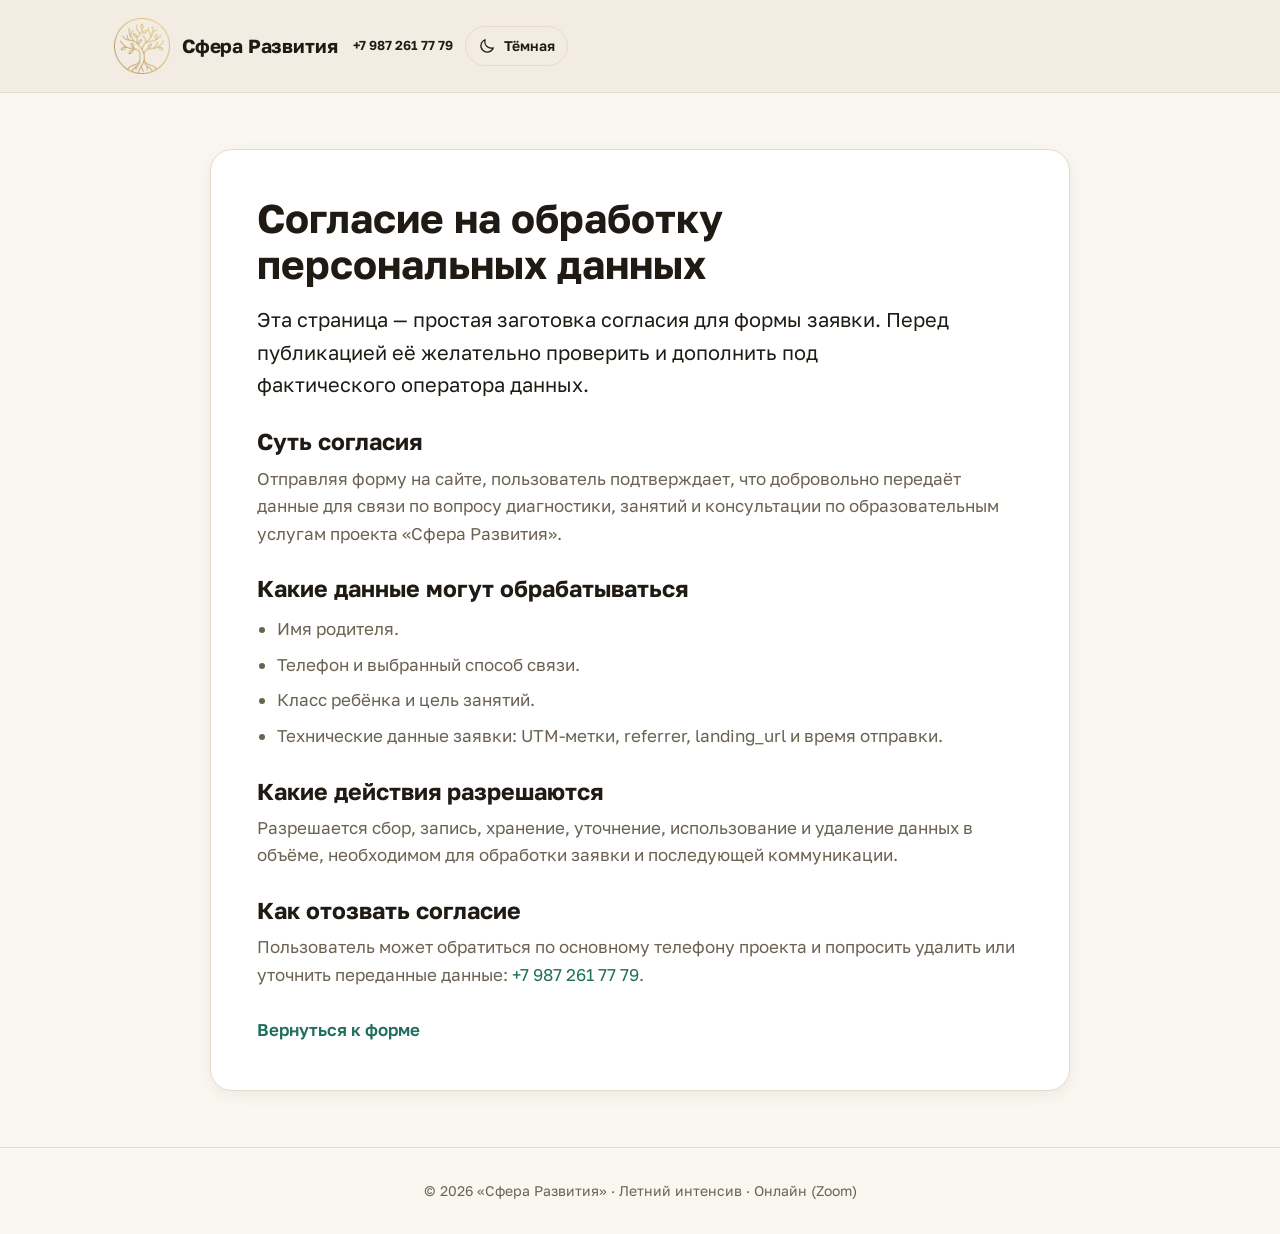
<file: consent.html>
<!DOCTYPE html>
<html lang="ru">
<head>
  <meta charset="UTF-8">
  <meta name="viewport" content="width=device-width, initial-scale=1.0">
  <title>Согласие на обработку персональных данных — Сфера Развития</title>
  <meta name="description" content="Краткое согласие на обработку персональных данных для заявки на занятия в Сфере Развития.">
  <link rel="icon" href="favicon.ico" sizes="any">
  <link rel="icon" type="image/png" sizes="32x32" href="favicon-32.png">
  <link rel="icon" type="image/png" sizes="16x16" href="favicon-16.png">
  <link rel="apple-touch-icon" sizes="180x180" href="apple-touch-icon.png">
  <link rel="manifest" href="site.webmanifest">
  <meta name="theme-color" content="#FAF7F1">
  <meta name="theme-color" content="#12100E" media="(prefers-color-scheme: dark)">
  <link rel="stylesheet" href="styles.css">
  <link rel="preload" href="assets/fonts/golos-text-cyrillic.woff2" as="font" type="font/woff2" crossorigin>
</head>
<body class="simple-page" data-theme="light">
<svg class="icon-sprite" aria-hidden="true" focusable="false" xmlns="http://www.w3.org/2000/svg">
  <symbol id="icon-moon" viewBox="0 0 24 24" fill="none" stroke="currentColor" stroke-width="1.6" stroke-linecap="round" stroke-linejoin="round">
    <path d="M20.4 14.4A8.5 8.5 0 0 1 9.6 3.6 8.5 8.5 0 1 0 20.4 14.4Z"/>
  </symbol>
  <symbol id="icon-sun" viewBox="0 0 24 24" fill="none" stroke="currentColor" stroke-width="1.6" stroke-linecap="round" stroke-linejoin="round">
    <circle cx="12" cy="12" r="4.2"/>
    <path d="M12 2.8v2.2M12 19v2.2M4.6 4.6l1.6 1.6M17.8 17.8l1.6 1.6M2.8 12H5M19 12h2.2M4.6 19.4l1.6-1.6M17.8 6.2l1.6-1.6"/>
  </symbol>
</svg>
<header class="simple-header">
  <div class="nav">
    <a href="index.html#hero" class="logo" aria-label="Сфера Развития — на главную">
      <img src="images/logo-light.png" class="logo-light" alt="Сфера Развития" width="128" height="128">
      <img src="images/logo-dark.png" class="logo-dark" alt="Сфера Развития" width="128" height="128">
      Сфера Развития
    </a>
    <div class="nav-right">
      <a class="nav-phone" data-contact-link="phone" data-contact-phone>Телефон</a>
      <button class="theme-btn" type="button" id="themeBtn" aria-label="Переключить тему">
        <svg class="theme-btn-icon theme-btn-icon--moon icon" aria-hidden="true"><use href="#icon-moon"></use></svg>
        <svg class="theme-btn-icon theme-btn-icon--sun icon" aria-hidden="true"><use href="#icon-sun"></use></svg>
        <span class="theme-btn-text">Тёмная</span>
      </button>
    </div>
  </div>
</header>

<main class="simple-main">
  <div class="container">
    <article class="simple-card">
      <h1>Согласие на обработку персональных данных</h1>
      <p class="lead">Эта страница — простая заготовка согласия для формы заявки. Перед публикацией её желательно проверить и дополнить под фактического оператора данных.</p>

      <h2>Суть согласия</h2>
      <p>Отправляя форму на сайте, пользователь подтверждает, что добровольно передаёт данные для связи по вопросу диагностики, занятий и консультации по образовательным услугам проекта «Сфера Развития».</p>

      <h2>Какие данные могут обрабатываться</h2>
      <ul>
        <li>Имя родителя.</li>
        <li>Телефон и выбранный способ связи.</li>
        <li>Класс ребёнка и цель занятий.</li>
        <li>Технические данные заявки: UTM-метки, referrer, landing_url и время отправки.</li>
      </ul>

      <h2>Какие действия разрешаются</h2>
      <p>Разрешается сбор, запись, хранение, уточнение, использование и удаление данных в объёме, необходимом для обработки заявки и последующей коммуникации.</p>

      <h2>Как отозвать согласие</h2>
      <p>Пользователь может обратиться по основному телефону проекта и попросить удалить или уточнить переданные данные: <a class="footer-link" data-contact-link="phone" data-contact-phone>телефон</a>.</p>

      <a class="simple-back" href="index.html#application-form">Вернуться к форме</a>
    </article>
  </div>
</main>

<footer class="footer">
  <p>© 2026 «Сфера Развития» · Летний интенсив · Онлайн (Zoom)</p>
</footer>

<script src="app.js" defer></script>
</body>
</html>
</file>
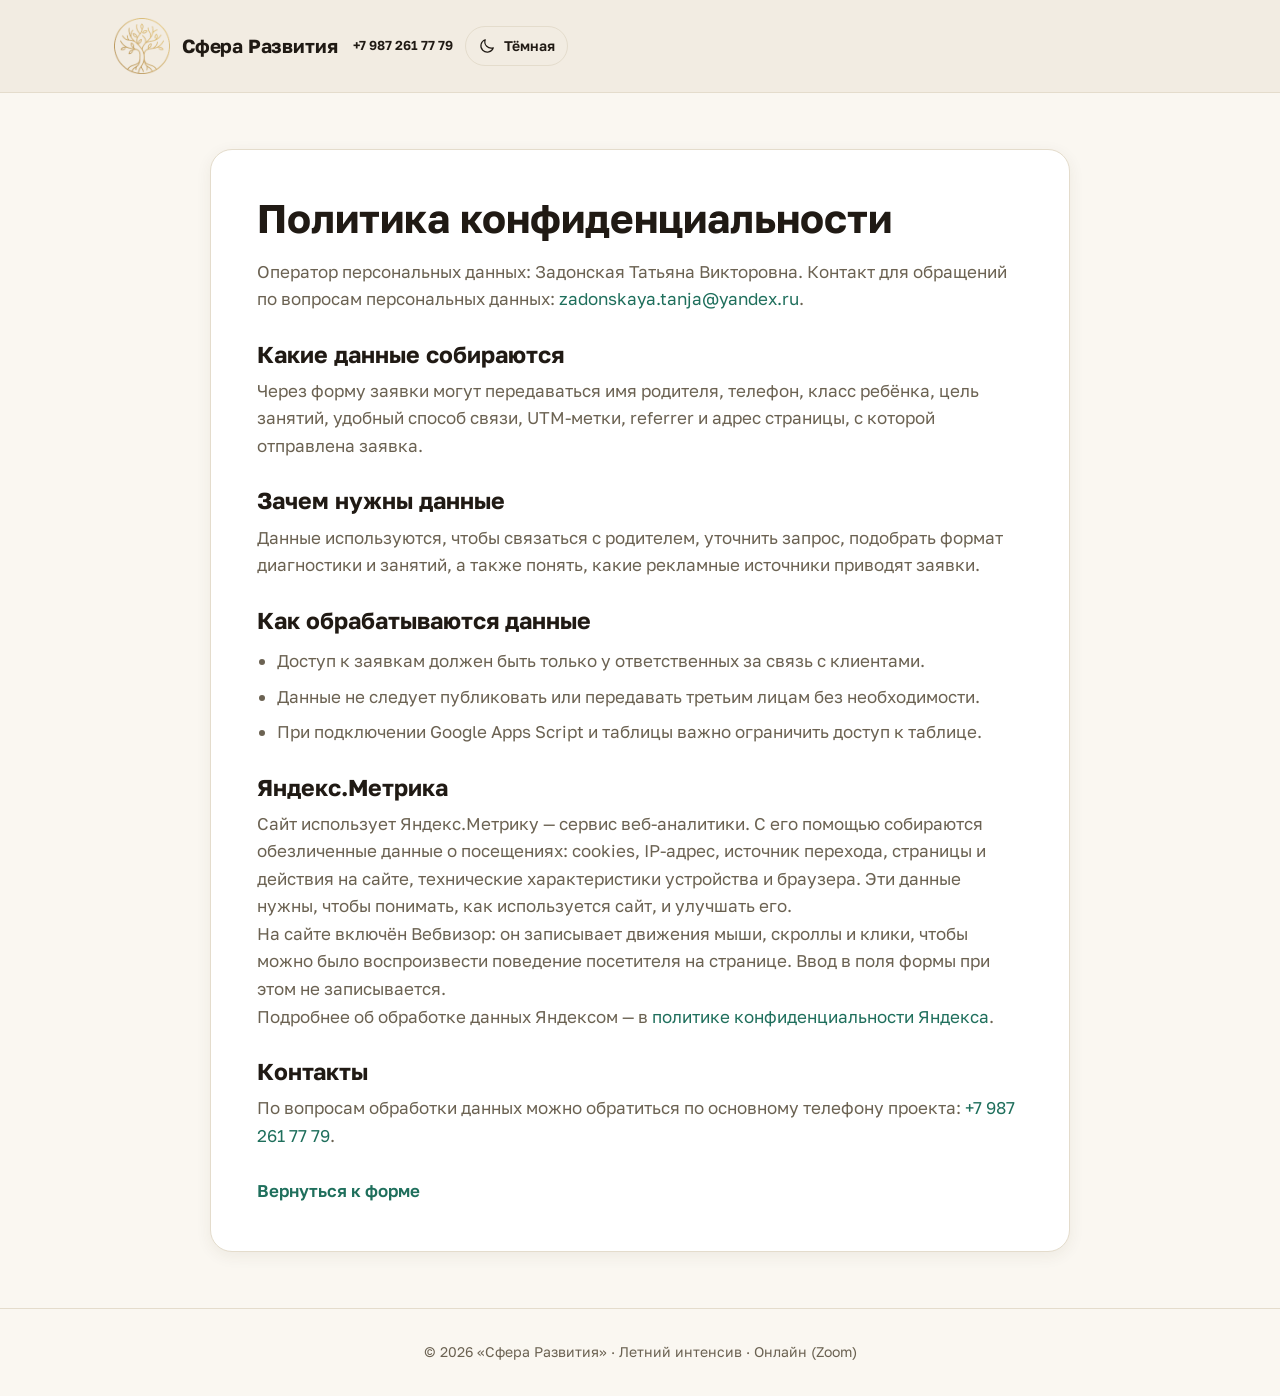
<file: privacy.html>
<!DOCTYPE html>
<html lang="ru">
<head>
  <meta charset="UTF-8">
  <meta name="viewport" content="width=device-width, initial-scale=1.0">
  <title>Политика конфиденциальности — Сфера Развития</title>
  <meta name="description" content="Краткая политика конфиденциальности лендинга Сфера Развития.">
  <link rel="icon" href="favicon.ico" sizes="any">
  <link rel="icon" type="image/png" sizes="32x32" href="favicon-32.png">
  <link rel="icon" type="image/png" sizes="16x16" href="favicon-16.png">
  <link rel="apple-touch-icon" sizes="180x180" href="apple-touch-icon.png">
  <link rel="manifest" href="site.webmanifest">
  <meta name="theme-color" content="#FAF7F1">
  <meta name="theme-color" content="#12100E" media="(prefers-color-scheme: dark)">
  <link rel="stylesheet" href="styles.css">
  <link rel="preload" href="assets/fonts/golos-text-cyrillic.woff2" as="font" type="font/woff2" crossorigin>
</head>
<body class="simple-page" data-theme="light">
<svg class="icon-sprite" aria-hidden="true" focusable="false" xmlns="http://www.w3.org/2000/svg">
  <symbol id="icon-moon" viewBox="0 0 24 24" fill="none" stroke="currentColor" stroke-width="1.6" stroke-linecap="round" stroke-linejoin="round">
    <path d="M20.4 14.4A8.5 8.5 0 0 1 9.6 3.6 8.5 8.5 0 1 0 20.4 14.4Z"/>
  </symbol>
  <symbol id="icon-sun" viewBox="0 0 24 24" fill="none" stroke="currentColor" stroke-width="1.6" stroke-linecap="round" stroke-linejoin="round">
    <circle cx="12" cy="12" r="4.2"/>
    <path d="M12 2.8v2.2M12 19v2.2M4.6 4.6l1.6 1.6M17.8 17.8l1.6 1.6M2.8 12H5M19 12h2.2M4.6 19.4l1.6-1.6M17.8 6.2l1.6-1.6"/>
  </symbol>
</svg>
<header class="simple-header">
  <div class="nav">
    <a href="index.html#hero" class="logo" aria-label="Сфера Развития — на главную">
      <img src="images/logo-light.png" class="logo-light" alt="Сфера Развития" width="128" height="128">
      <img src="images/logo-dark.png" class="logo-dark" alt="Сфера Развития" width="128" height="128">
      Сфера Развития
    </a>
    <div class="nav-right">
      <a class="nav-phone" data-contact-link="phone" data-contact-phone>Телефон</a>
      <button class="theme-btn" type="button" id="themeBtn" aria-label="Переключить тему">
        <svg class="theme-btn-icon theme-btn-icon--moon icon" aria-hidden="true"><use href="#icon-moon"></use></svg>
        <svg class="theme-btn-icon theme-btn-icon--sun icon" aria-hidden="true"><use href="#icon-sun"></use></svg>
        <span class="theme-btn-text">Тёмная</span>
      </button>
    </div>
  </div>
</header>

<main class="simple-main">
  <div class="container">
    <article class="simple-card">
      <h1>Политика конфиденциальности</h1>
      <p>Оператор персональных данных: Задонская Татьяна Викторовна. Контакт для обращений по вопросам персональных данных: <a class="footer-link" href="mailto:zadonskaya.tanja@yandex.ru">zadonskaya.tanja@yandex.ru</a>.</p>

      <h2>Какие данные собираются</h2>
      <p>Через форму заявки могут передаваться имя родителя, телефон, класс ребёнка, цель занятий, удобный способ связи, UTM-метки, referrer и адрес страницы, с которой отправлена заявка.</p>

      <h2>Зачем нужны данные</h2>
      <p>Данные используются, чтобы связаться с родителем, уточнить запрос, подобрать формат диагностики и занятий, а также понять, какие рекламные источники приводят заявки.</p>

      <h2>Как обрабатываются данные</h2>
      <ul>
        <li>Доступ к заявкам должен быть только у ответственных за связь с клиентами.</li>
        <li>Данные не следует публиковать или передавать третьим лицам без необходимости.</li>
        <li>При подключении Google Apps Script и таблицы важно ограничить доступ к таблице.</li>
      </ul>

      <h2>Яндекс.Метрика</h2>
      <p>Сайт использует Яндекс.Метрику — сервис веб-аналитики. С его помощью собираются обезличенные данные о посещениях: cookies, IP-адрес, источник перехода, страницы и действия на сайте, технические характеристики устройства и браузера. Эти данные нужны, чтобы понимать, как используется сайт, и улучшать его.</p>
      <p>На сайте включён Вебвизор: он записывает движения мыши, скроллы и клики, чтобы можно было воспроизвести поведение посетителя на странице. Ввод в поля формы при этом не записывается.</p>
      <p>Подробнее об обработке данных Яндексом — в <a class="footer-link" href="https://yandex.ru/legal/confidential/" target="_blank" rel="noopener">политике конфиденциальности Яндекса</a>.</p>

      <h2>Контакты</h2>
      <p>По вопросам обработки данных можно обратиться по основному телефону проекта: <a class="footer-link" data-contact-link="phone" data-contact-phone>телефон</a>.</p>

      <a class="simple-back" href="index.html#application-form">Вернуться к форме</a>
    </article>
  </div>
</main>

<footer class="footer">
  <p>© 2026 «Сфера Развития» · Летний интенсив · Онлайн (Zoom)</p>
</footer>

<script src="app.js" defer></script>
</body>
</html>
</file>
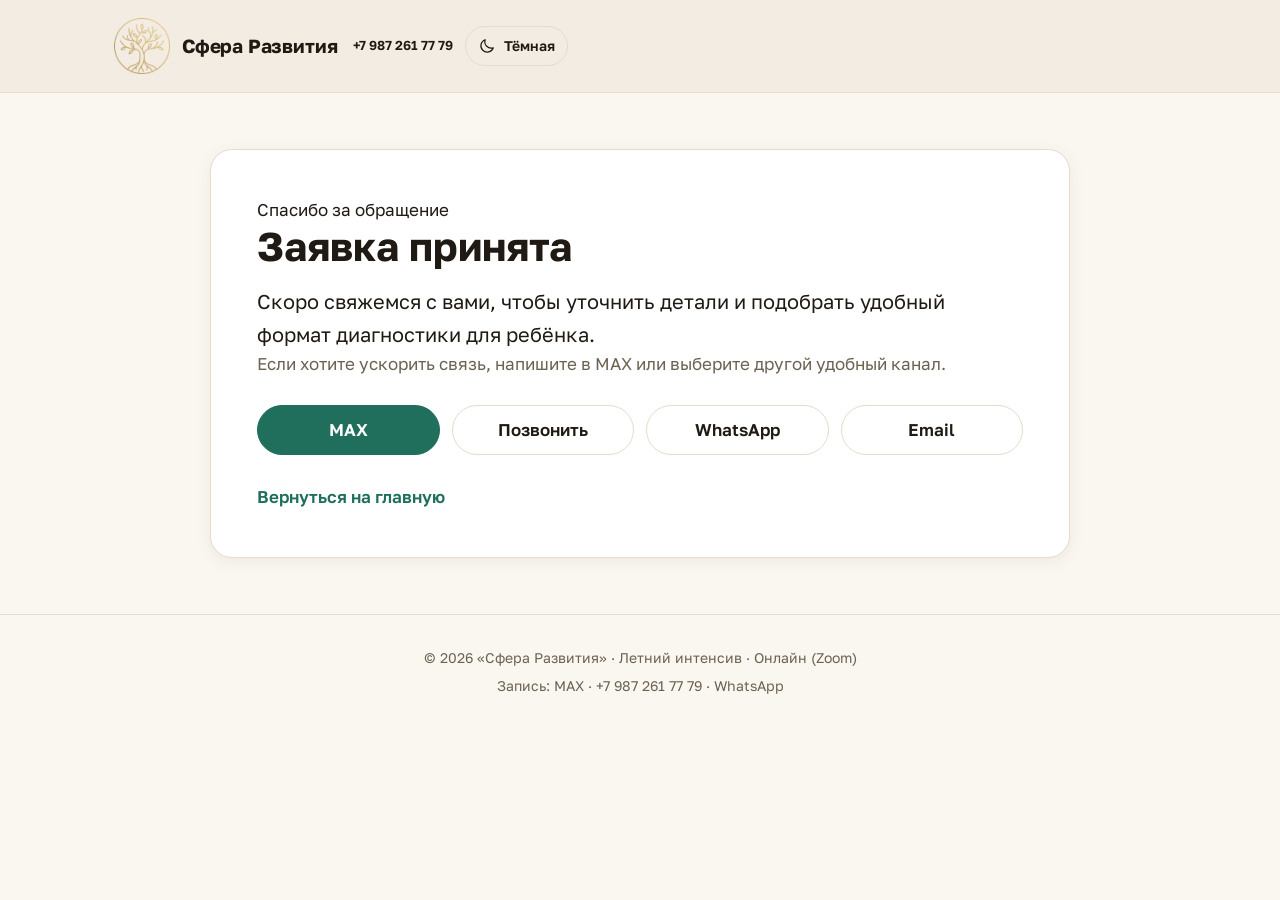
<file: thank-you.html>
<!DOCTYPE html>
<html lang="ru">
<head>
  <meta charset="UTF-8">
  <meta name="viewport" content="width=device-width, initial-scale=1.0">
  <title>Заявка принята — Сфера Развития</title>
  <meta name="description" content="Спасибо за заявку в Сферу Развития. Скоро свяжемся с вами, чтобы обсудить диагностику и формат занятий.">
  <meta name="robots" content="noindex, nofollow">
  <link rel="icon" href="favicon.ico" sizes="any">
  <link rel="icon" type="image/png" sizes="32x32" href="favicon-32.png">
  <link rel="icon" type="image/png" sizes="16x16" href="favicon-16.png">
  <link rel="apple-touch-icon" sizes="180x180" href="apple-touch-icon.png">
  <link rel="manifest" href="site.webmanifest">
  <meta name="theme-color" content="#FAF7F1">
  <meta name="theme-color" content="#12100E" media="(prefers-color-scheme: dark)">
  <link rel="stylesheet" href="styles.css">
  <link rel="preload" href="assets/fonts/golos-text-cyrillic.woff2" as="font" type="font/woff2" crossorigin>
  <!-- Yandex.Metrika counter -->
  <script>
    (function (m, e, t, r, i, k, a) {
      m[i] = m[i] || function () { (m[i].a = m[i].a || []).push(arguments); };
      m[i].l = 1 * new Date();
      for (var j = 0; j < document.scripts.length; j++) {
        if (document.scripts[j].src === r) { return; }
      }
      k = e.createElement(t), a = e.getElementsByTagName(t)[0], k.async = 1, k.src = r, a.parentNode.insertBefore(k, a);
    })(window, document, 'script', 'https://mc.yandex.ru/metrika/tag.js?id=114274834', 'ym');

    ym(114274834, 'init', {
      ssr: true,
      webvisor: true,
      clickmap: true,
      ecommerce: 'dataLayer',
      referrer: document.referrer,
      url: location.href,
      accurateTrackBounce: true,
      trackLinks: true
    });
  </script>
  <noscript><div><img src="https://mc.yandex.ru/watch/114274834" class="metrika-pixel" alt=""></div></noscript>
  <!-- /Yandex.Metrika counter -->
</head>
<body class="simple-page" data-theme="light" data-page="thank-you">
<svg class="icon-sprite" aria-hidden="true" focusable="false" xmlns="http://www.w3.org/2000/svg">
  <symbol id="icon-moon" viewBox="0 0 24 24" fill="none" stroke="currentColor" stroke-width="1.6" stroke-linecap="round" stroke-linejoin="round">
    <path d="M20.4 14.4A8.5 8.5 0 0 1 9.6 3.6 8.5 8.5 0 1 0 20.4 14.4Z"/>
  </symbol>
  <symbol id="icon-sun" viewBox="0 0 24 24" fill="none" stroke="currentColor" stroke-width="1.6" stroke-linecap="round" stroke-linejoin="round">
    <circle cx="12" cy="12" r="4.2"/>
    <path d="M12 2.8v2.2M12 19v2.2M4.6 4.6l1.6 1.6M17.8 17.8l1.6 1.6M2.8 12H5M19 12h2.2M4.6 19.4l1.6-1.6M17.8 6.2l1.6-1.6"/>
  </symbol>
</svg>
<header class="simple-header">
  <div class="nav">
    <a href="index.html#hero" class="logo" aria-label="Сфера Развития — на главную">
      <img src="images/logo-light.png" class="logo-light" alt="Сфера Развития" width="128" height="128">
      <img src="images/logo-dark.png" class="logo-dark" alt="Сфера Развития" width="128" height="128">
      Сфера Развития
    </a>
    <div class="nav-right">
      <a class="nav-phone" data-contact-link="phone" data-contact-phone>Телефон</a>
      <button class="theme-btn" type="button" id="themeBtn" aria-label="Переключить тему">
        <svg class="theme-btn-icon theme-btn-icon--moon icon" aria-hidden="true"><use href="#icon-moon"></use></svg>
        <svg class="theme-btn-icon theme-btn-icon--sun icon" aria-hidden="true"><use href="#icon-sun"></use></svg>
        <span class="theme-btn-text">Тёмная</span>
      </button>
    </div>
  </div>
</header>

<main class="simple-main">
  <div class="container">
    <article class="simple-card">
      <span class="badge">Спасибо за обращение</span>
      <h1>Заявка принята</h1>
      <p class="lead">Скоро свяжемся с вами, чтобы уточнить детали и подобрать удобный формат диагностики для ребёнка.</p>
      <p>Если хотите ускорить связь, напишите в MAX или выберите другой удобный канал.</p>
      <div class="thank-actions" data-contact-list="thankyou"></div>
      <a class="simple-back" href="index.html">Вернуться на главную</a>
    </article>
  </div>
</main>

<footer class="footer">
  <p>© 2026 «Сфера Развития» · Летний интенсив · Онлайн (Zoom)</p>
  <p>Запись: <a class="footer-link" data-contact-link="max">MAX</a> · <a class="footer-link" data-contact-link="phone" data-contact-phone>телефон</a> · <a class="footer-link" data-contact-link="whatsapp">WhatsApp</a></p>
</footer>

<script src="app.js" defer></script>
</body>
</html>
</file>
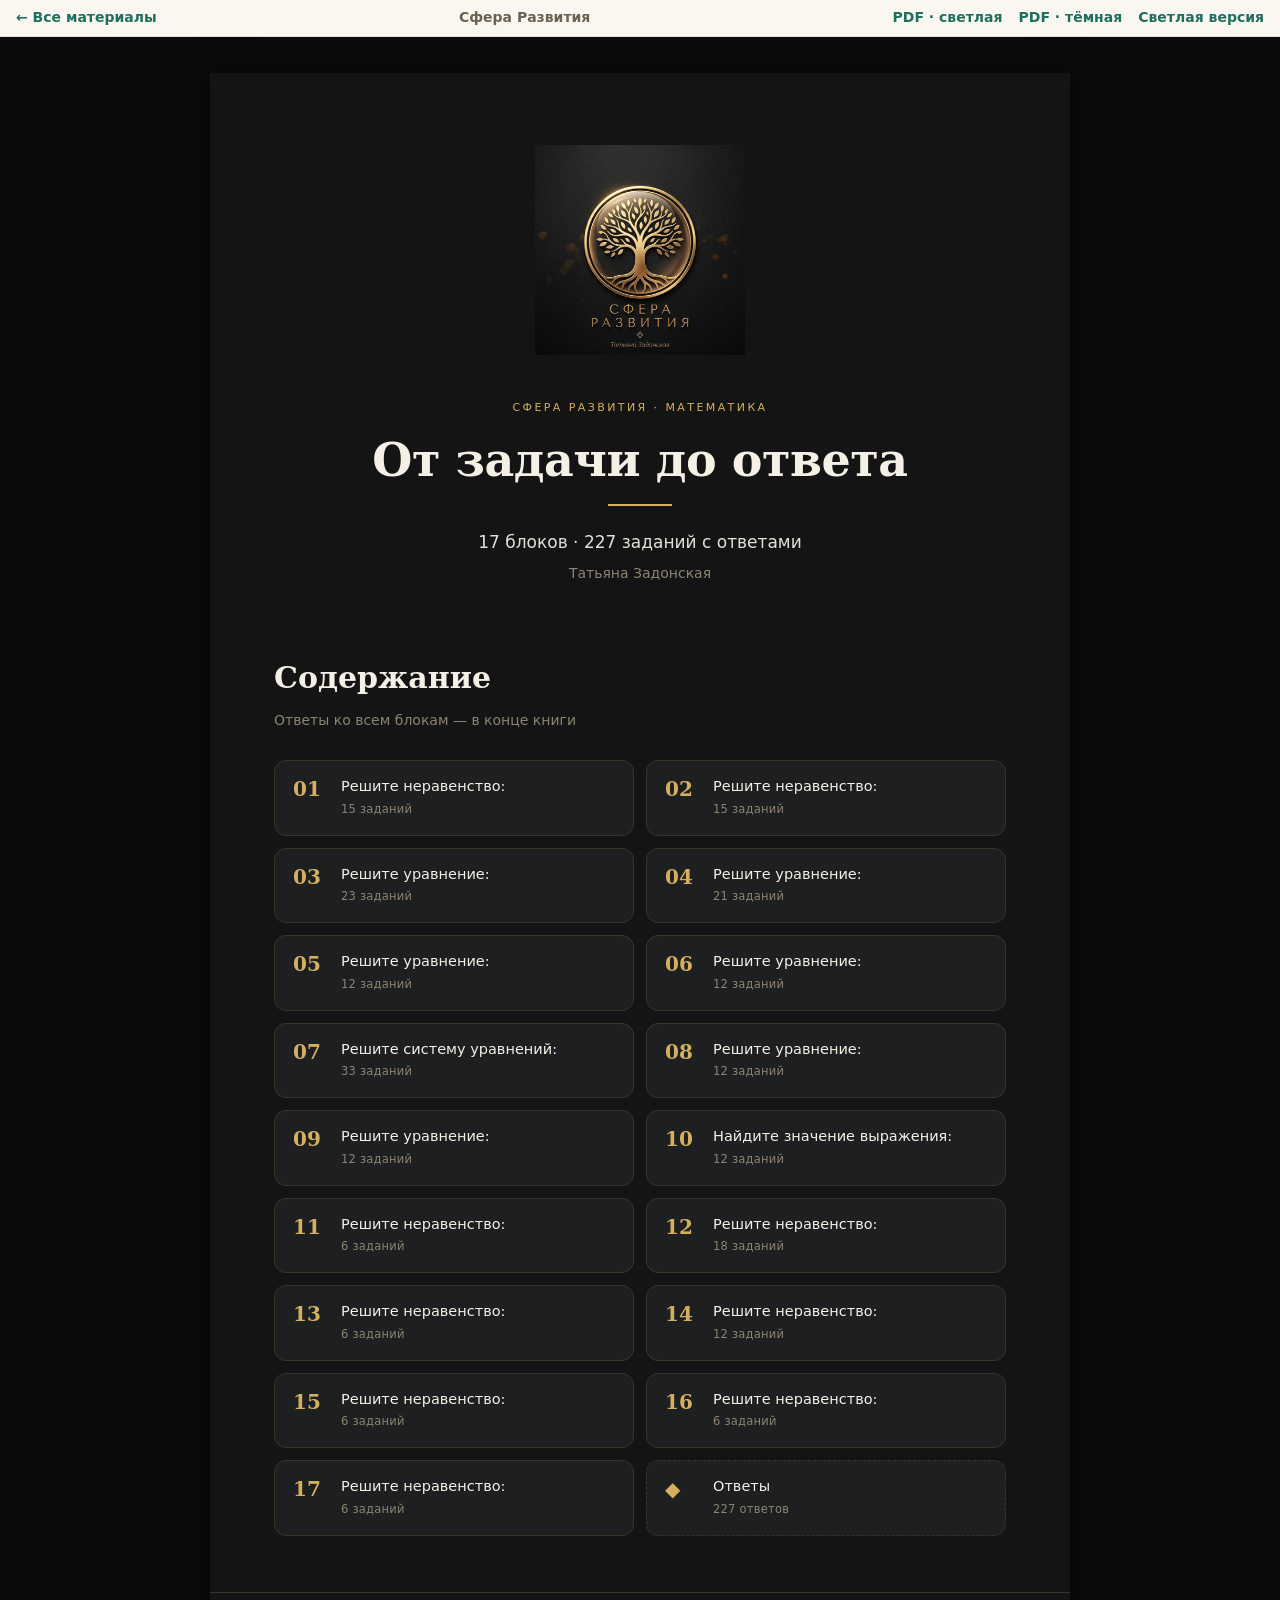
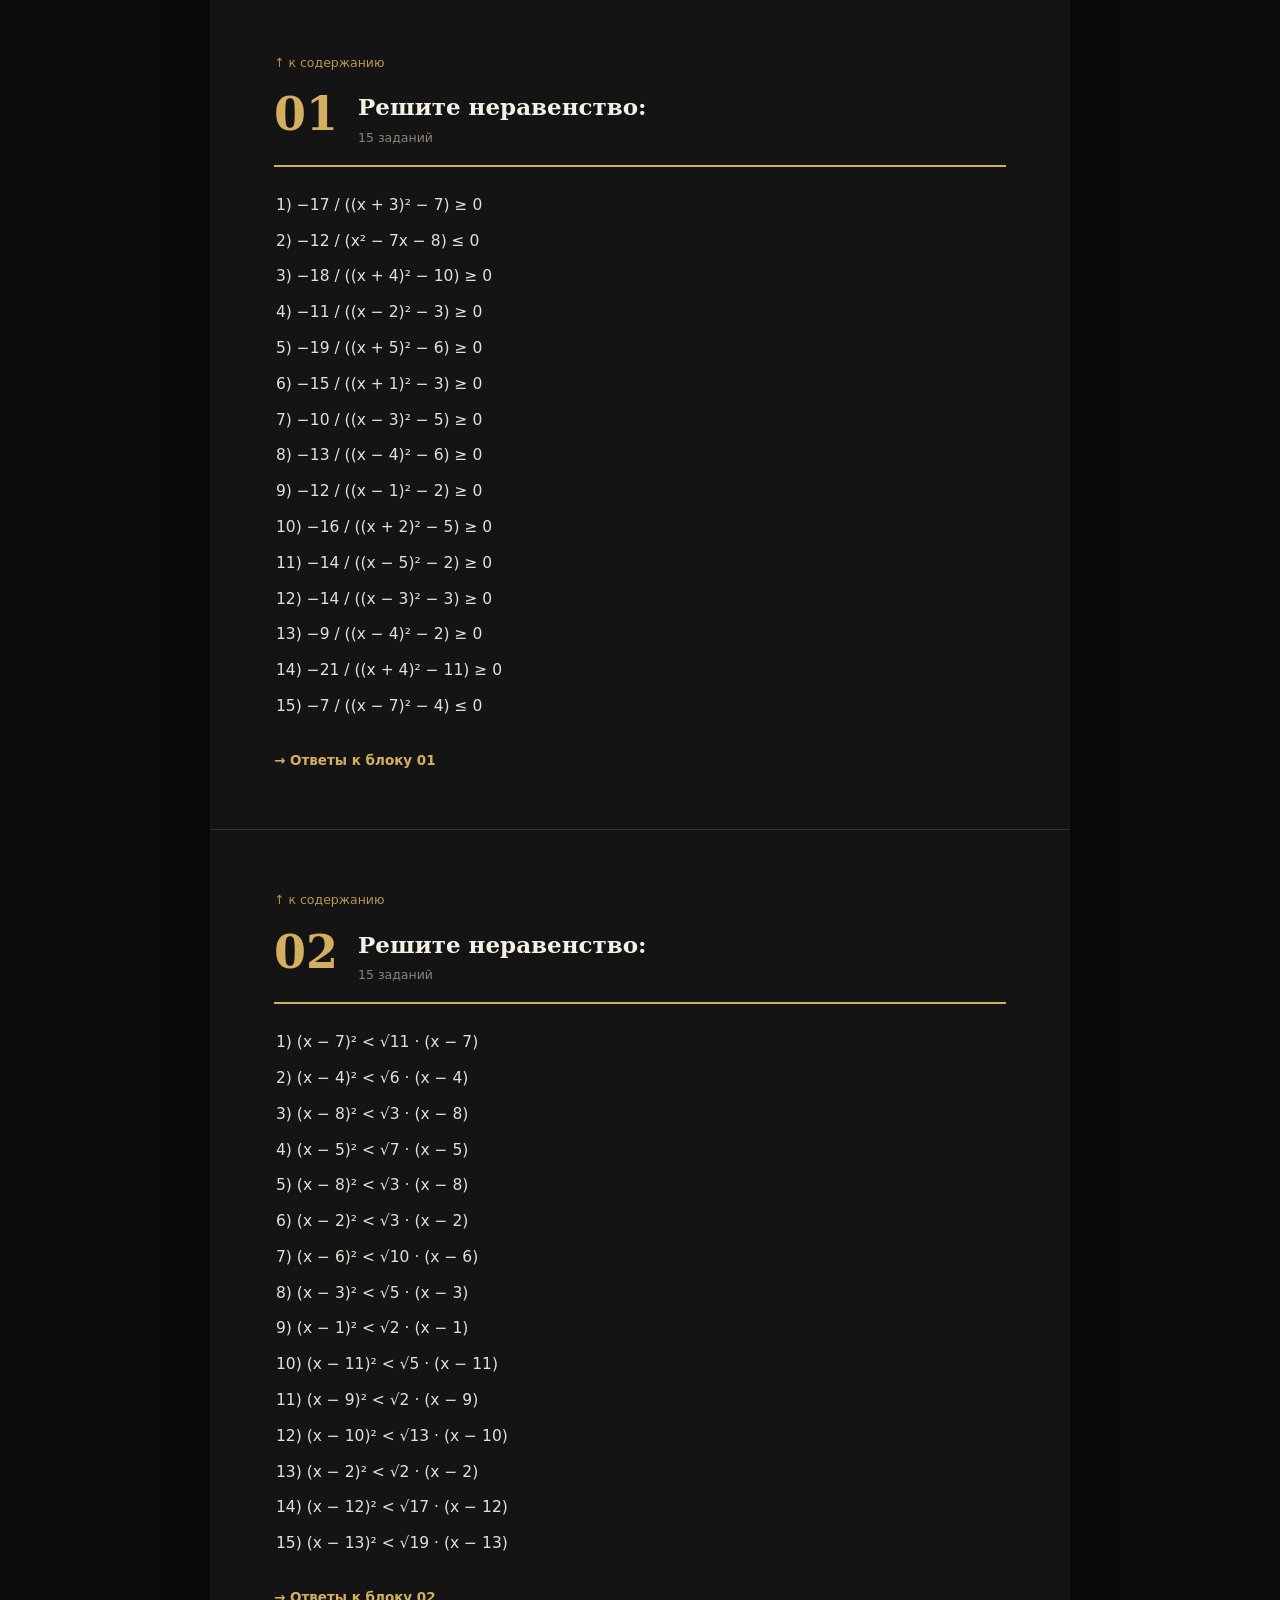
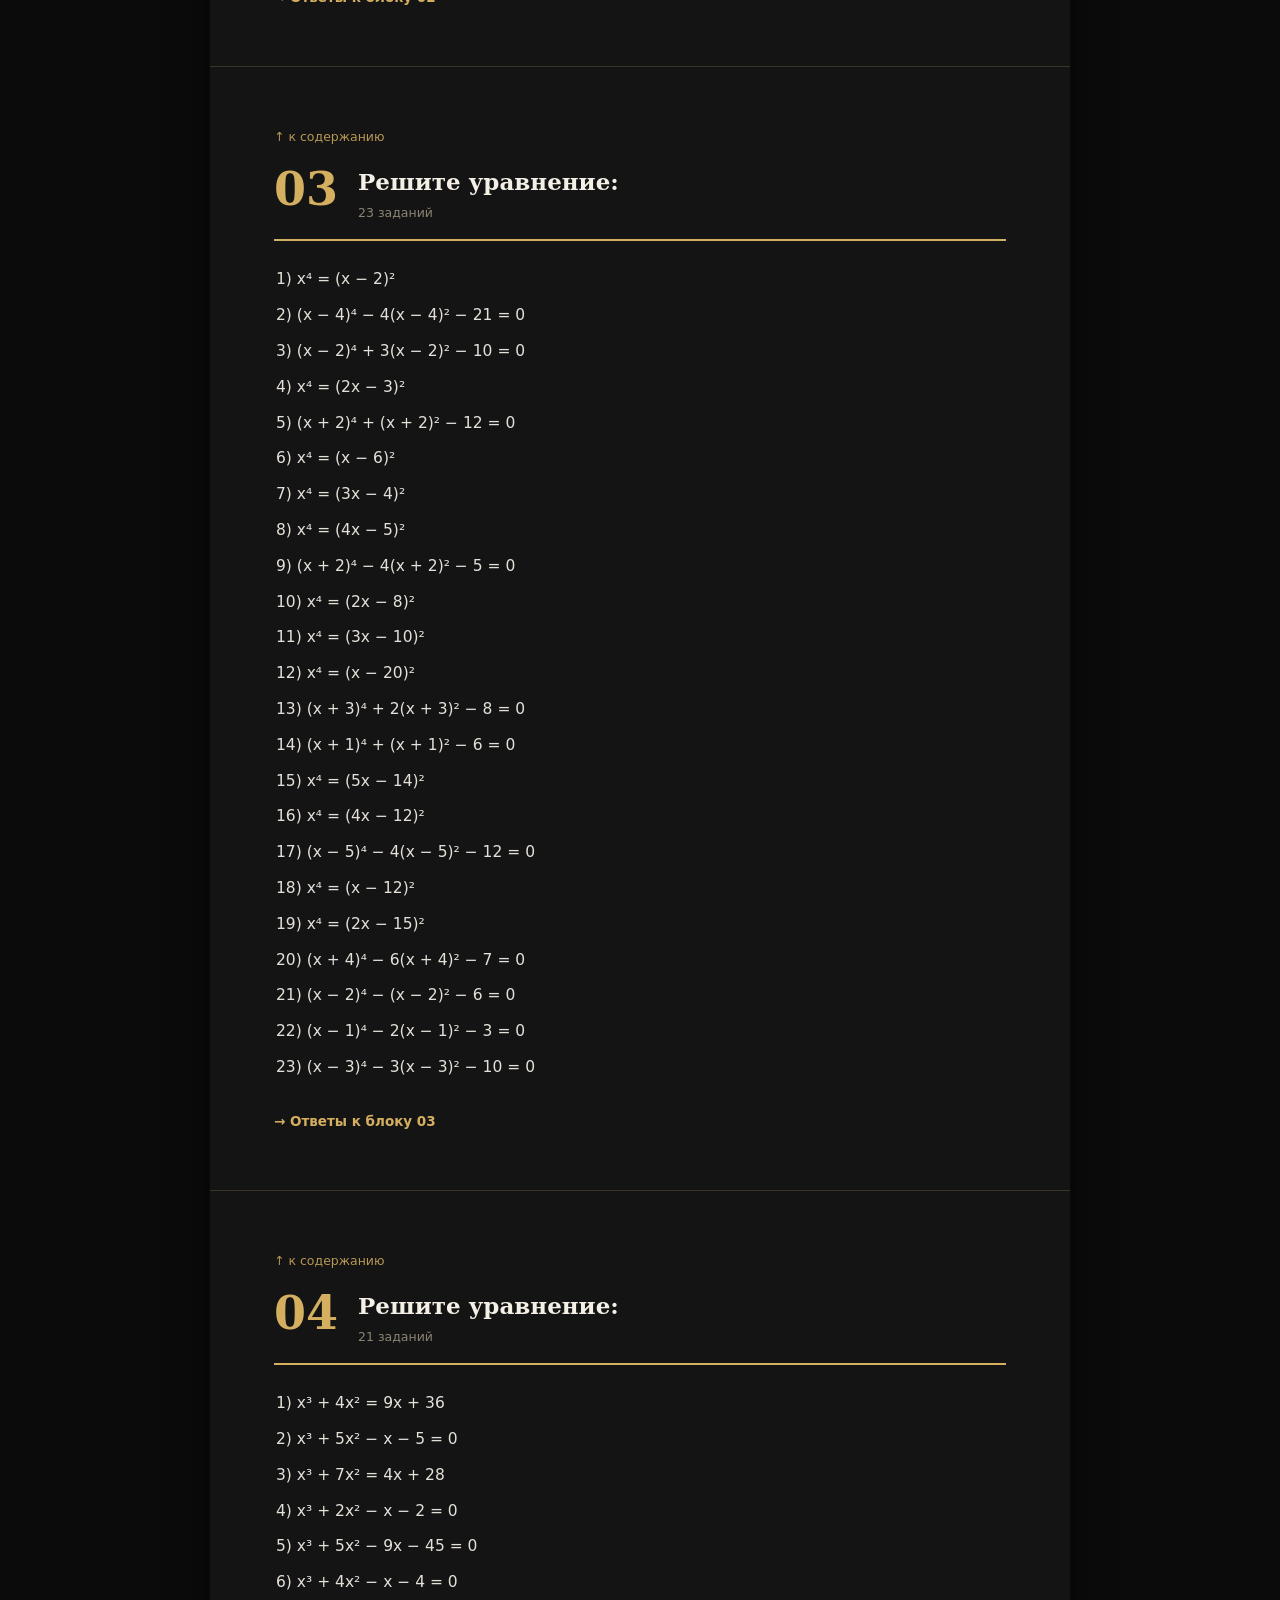
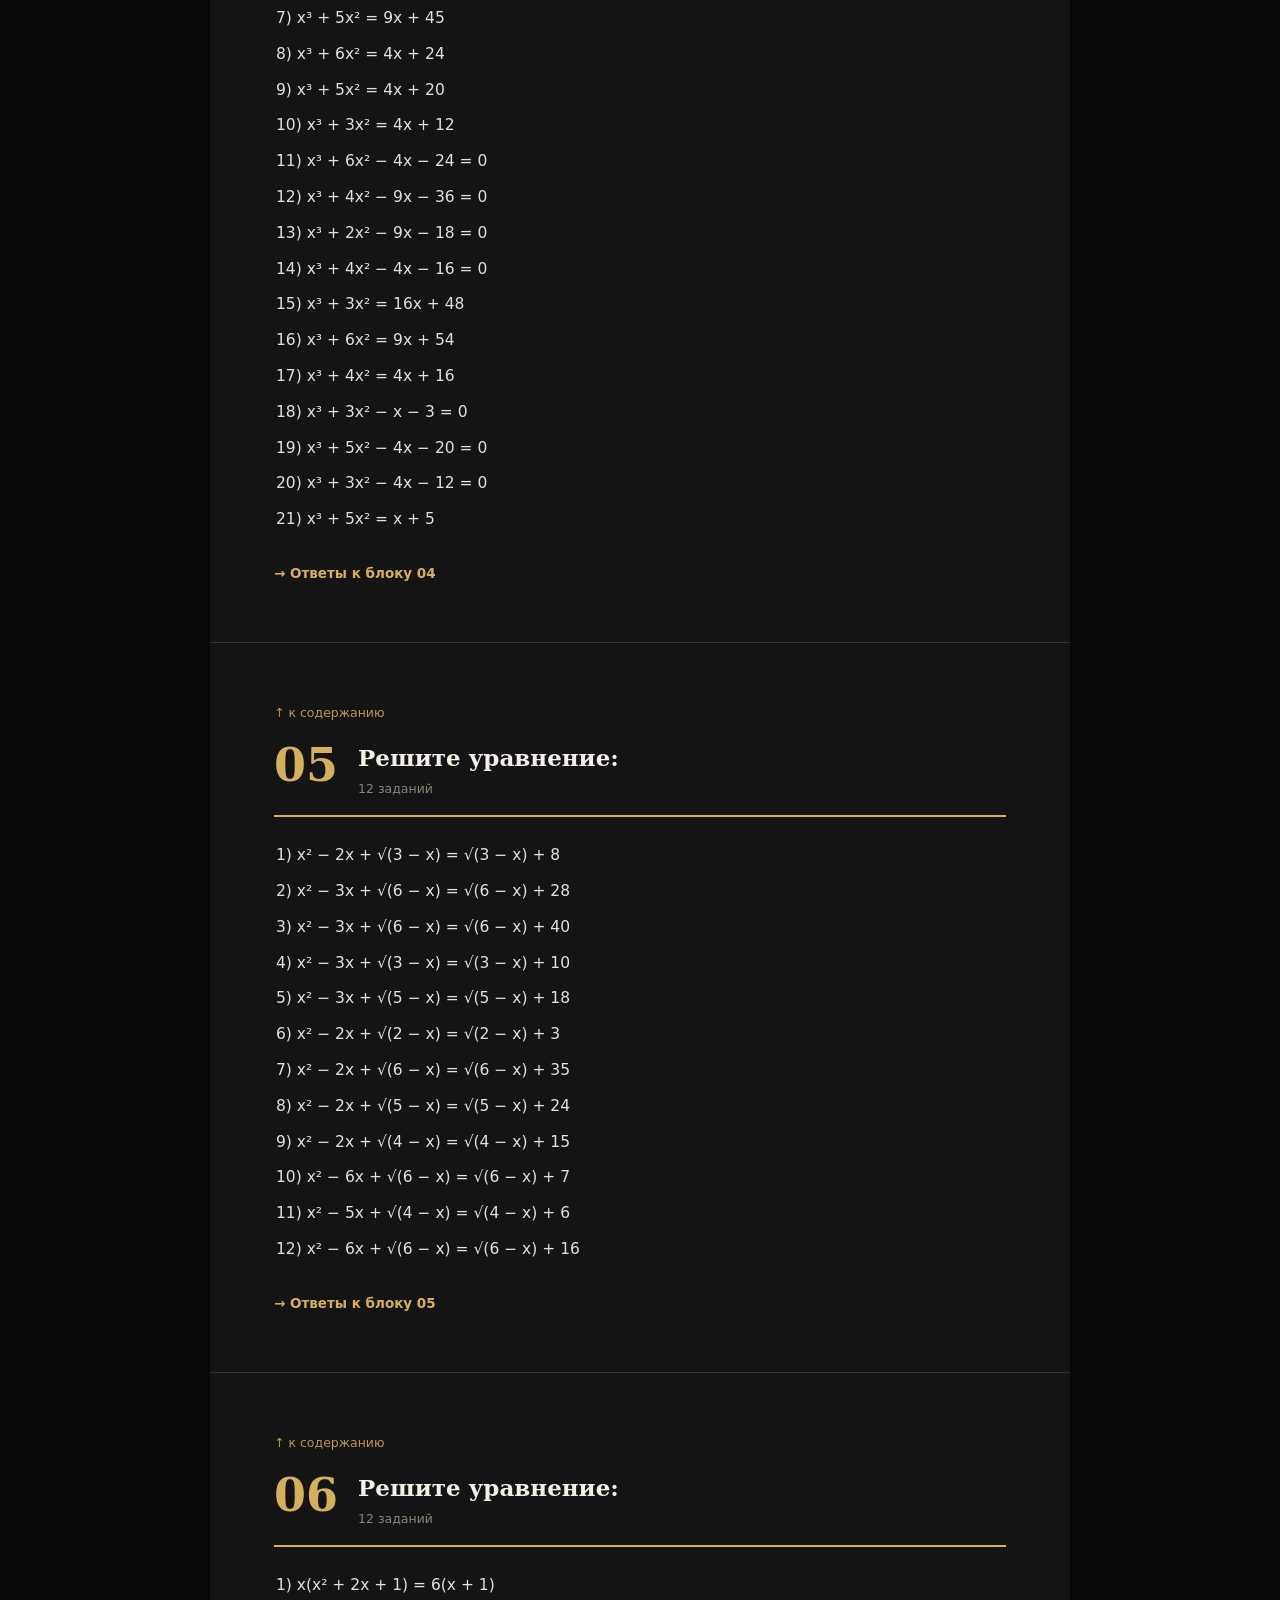
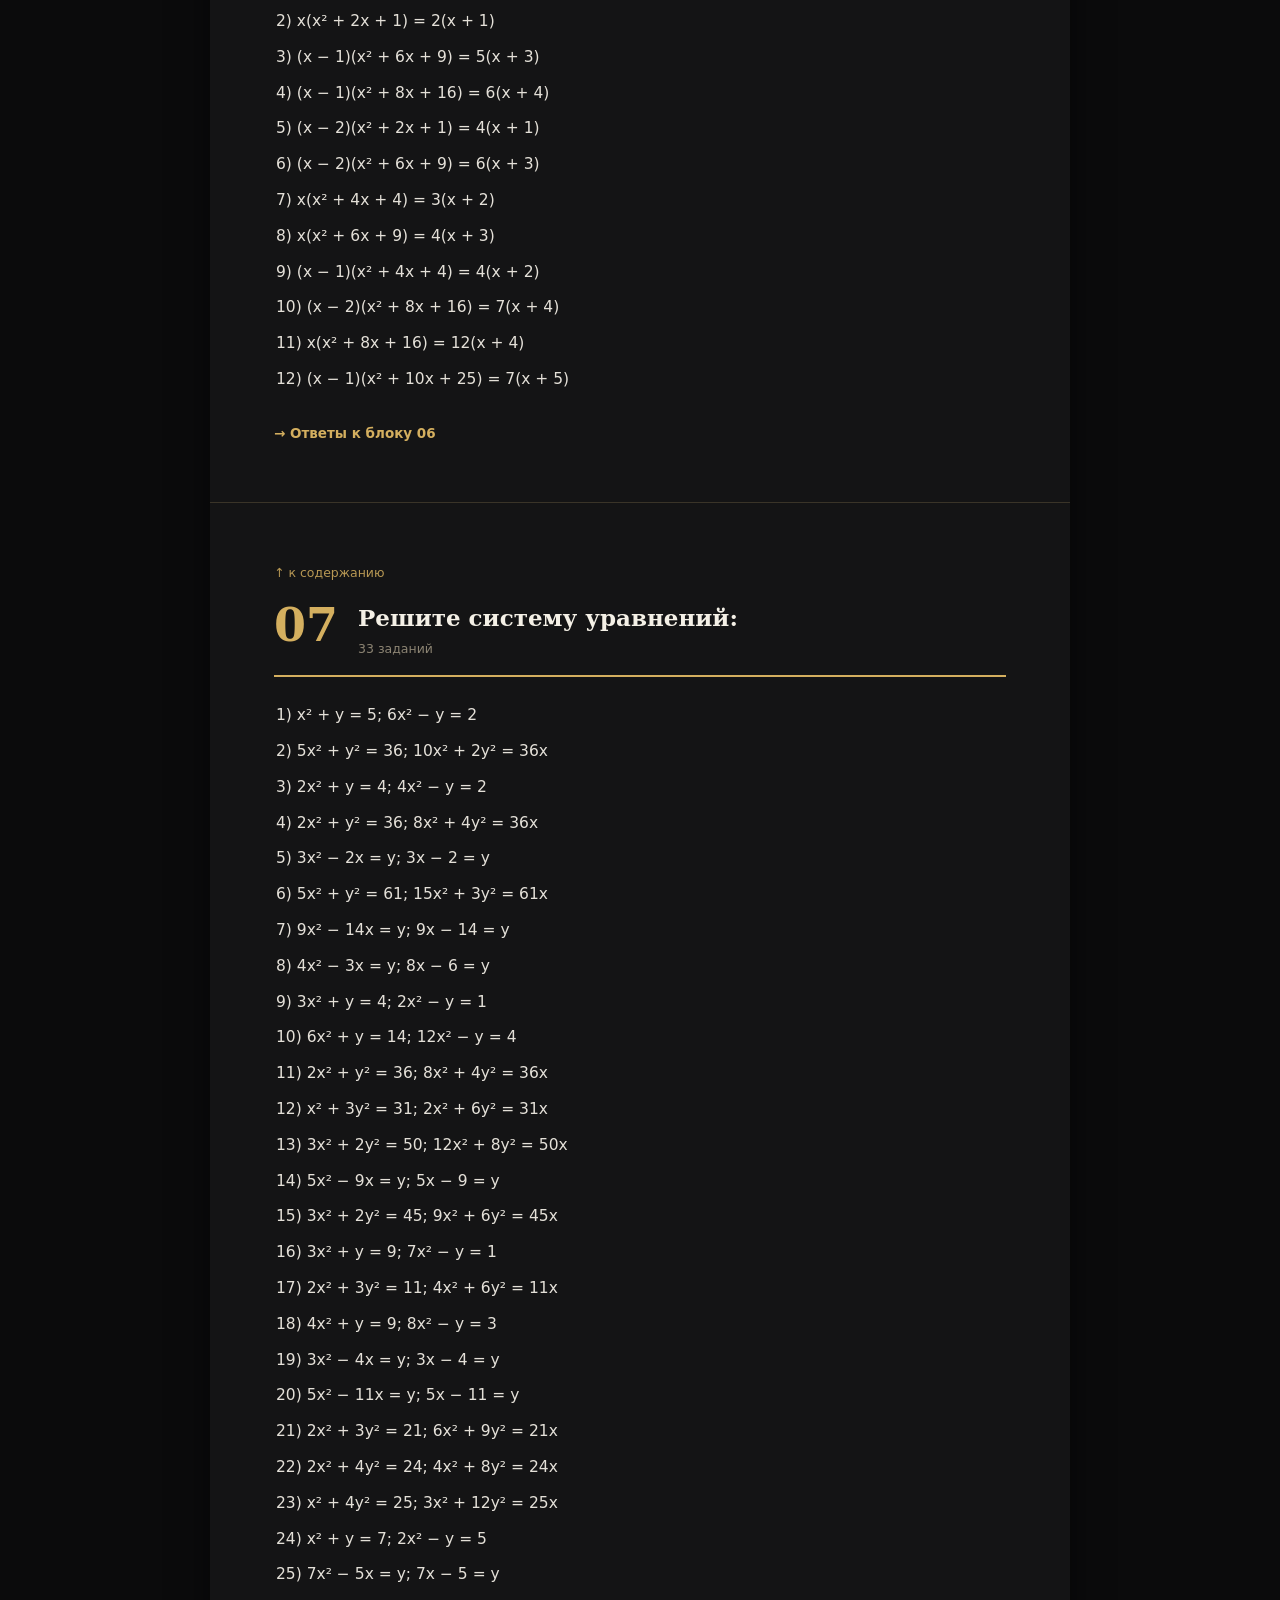
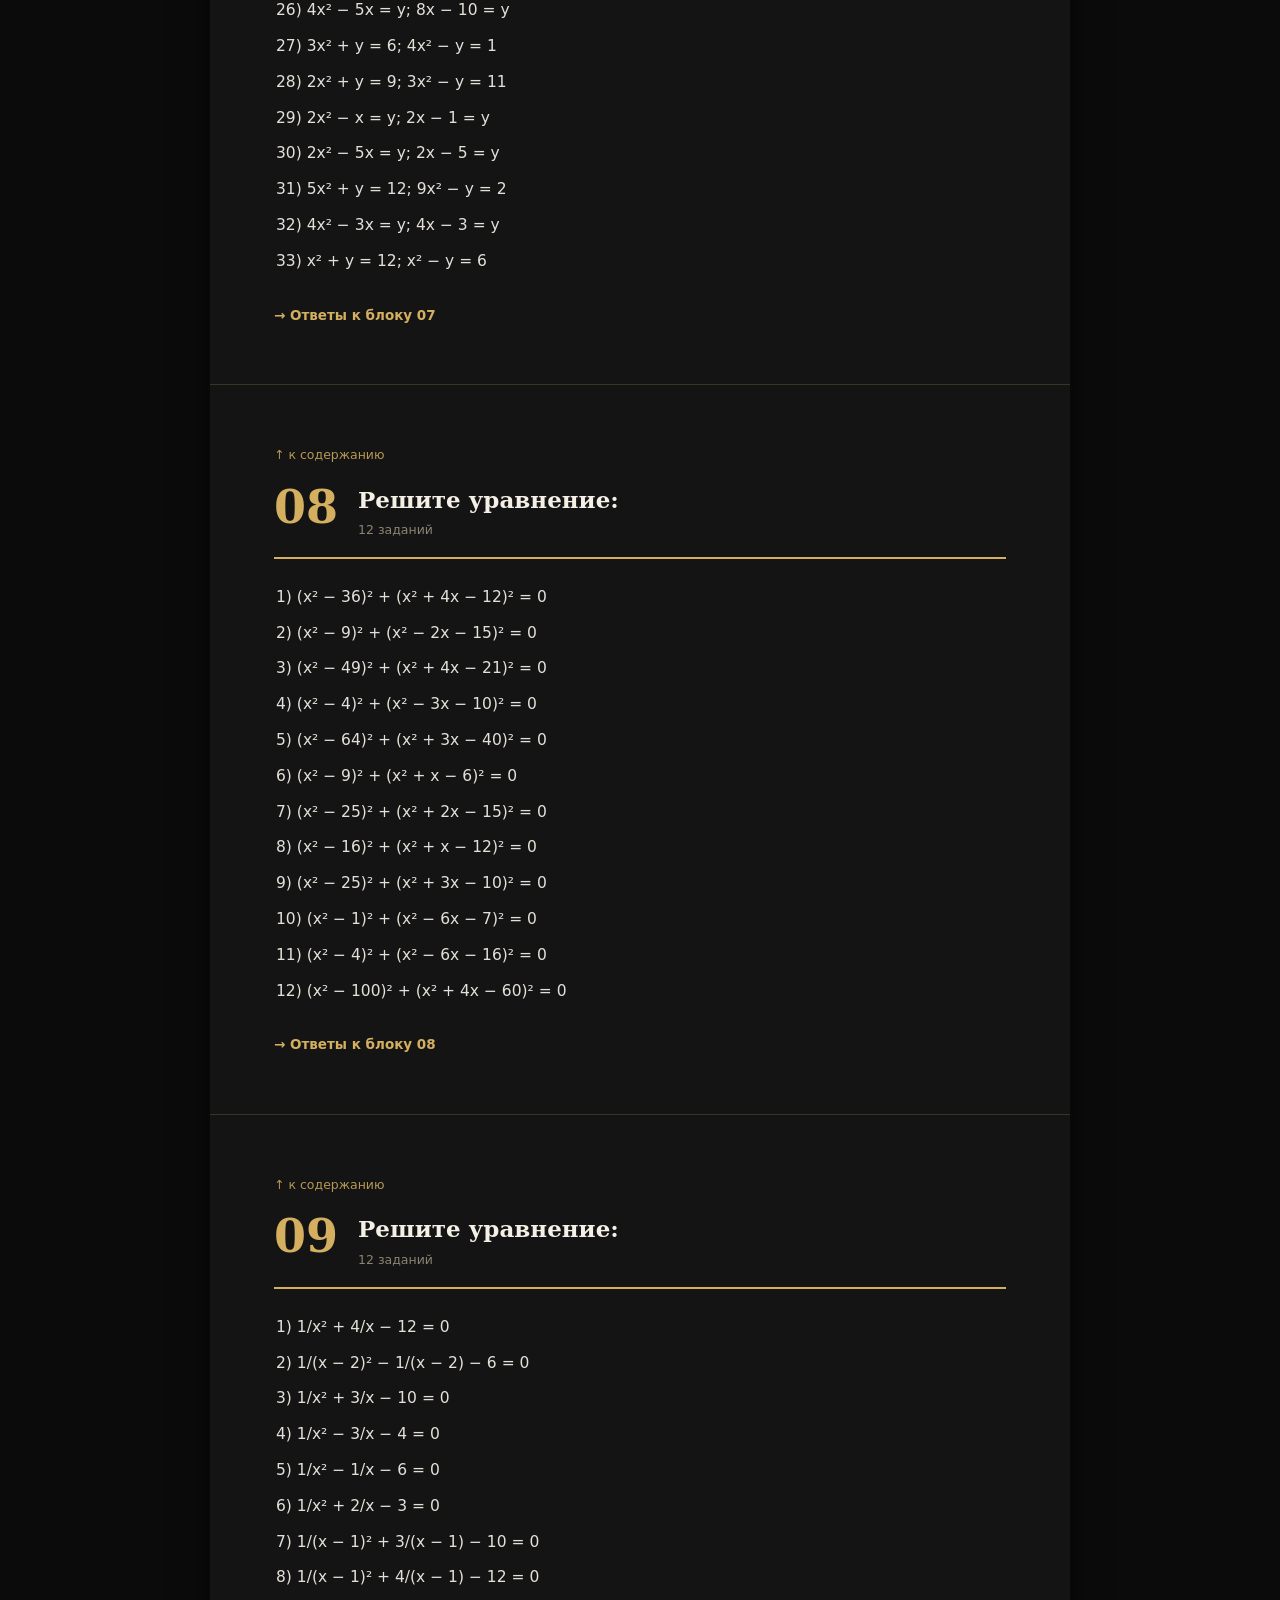
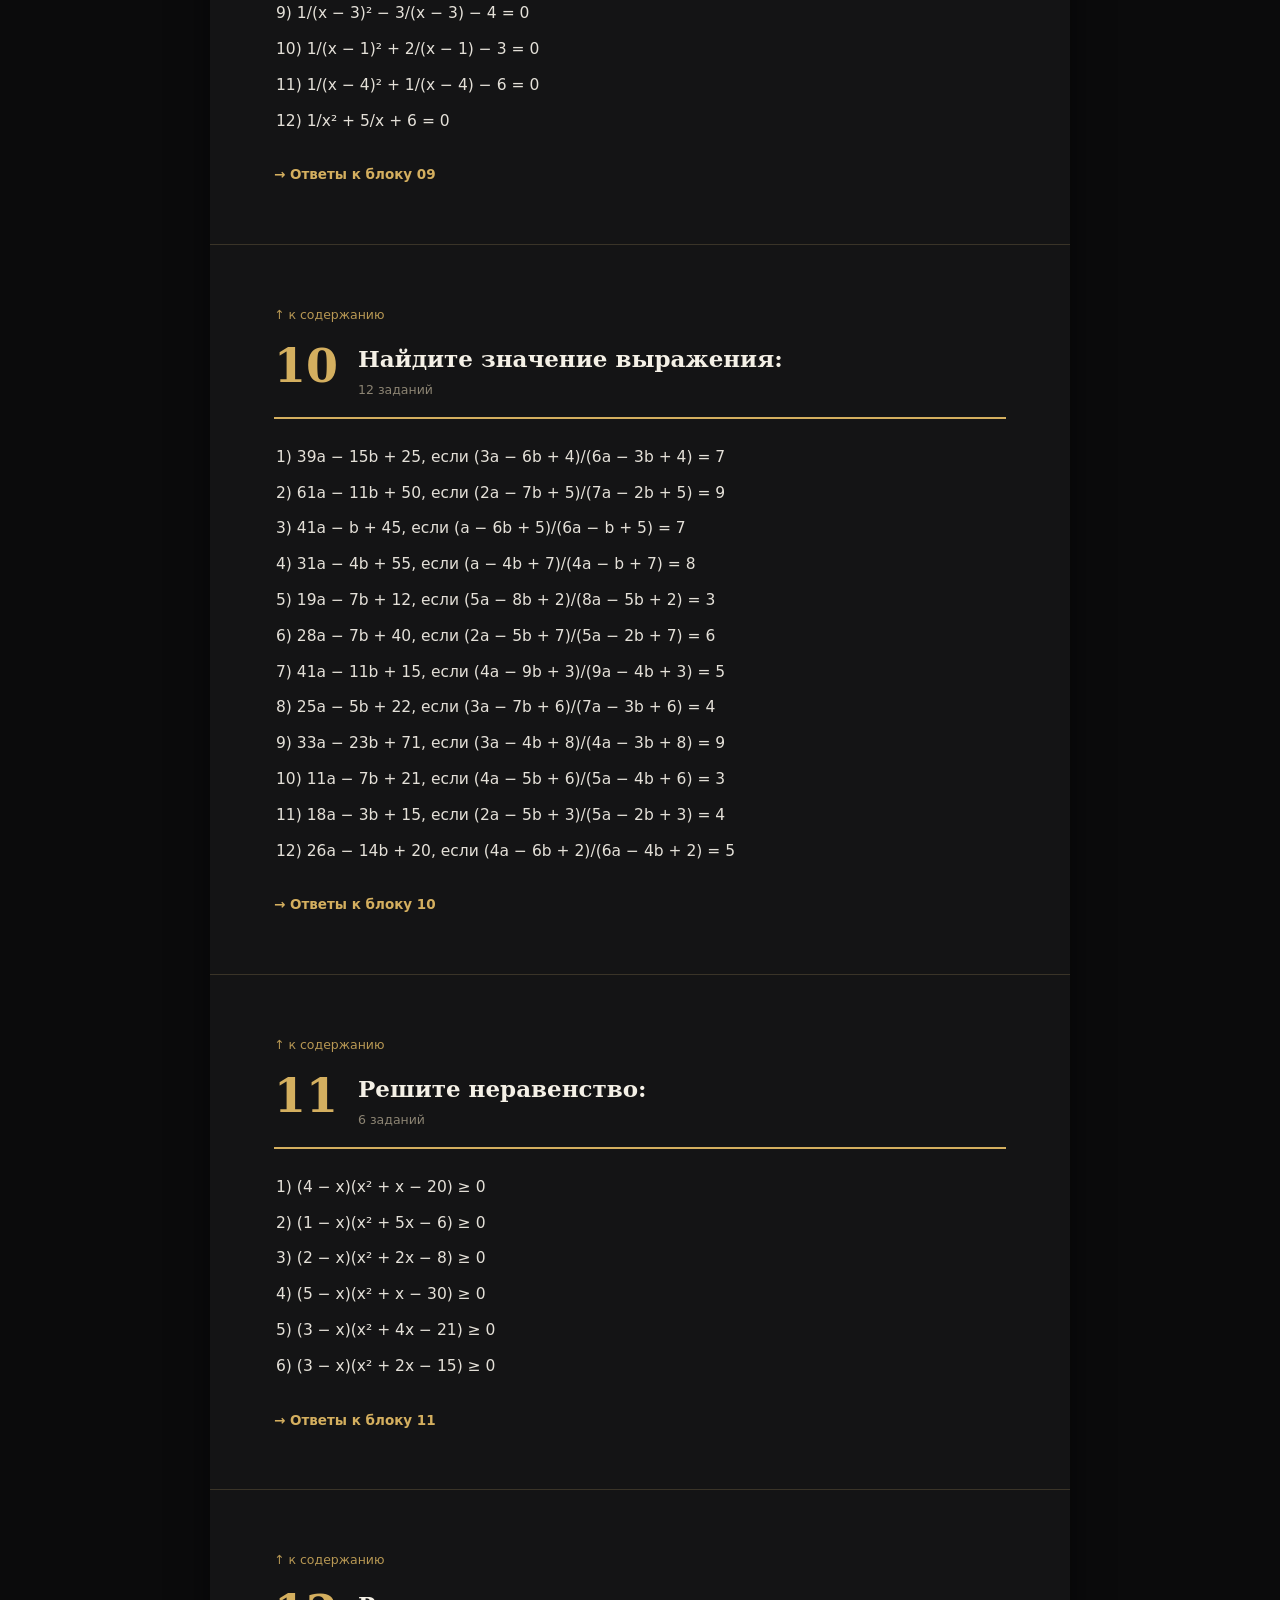
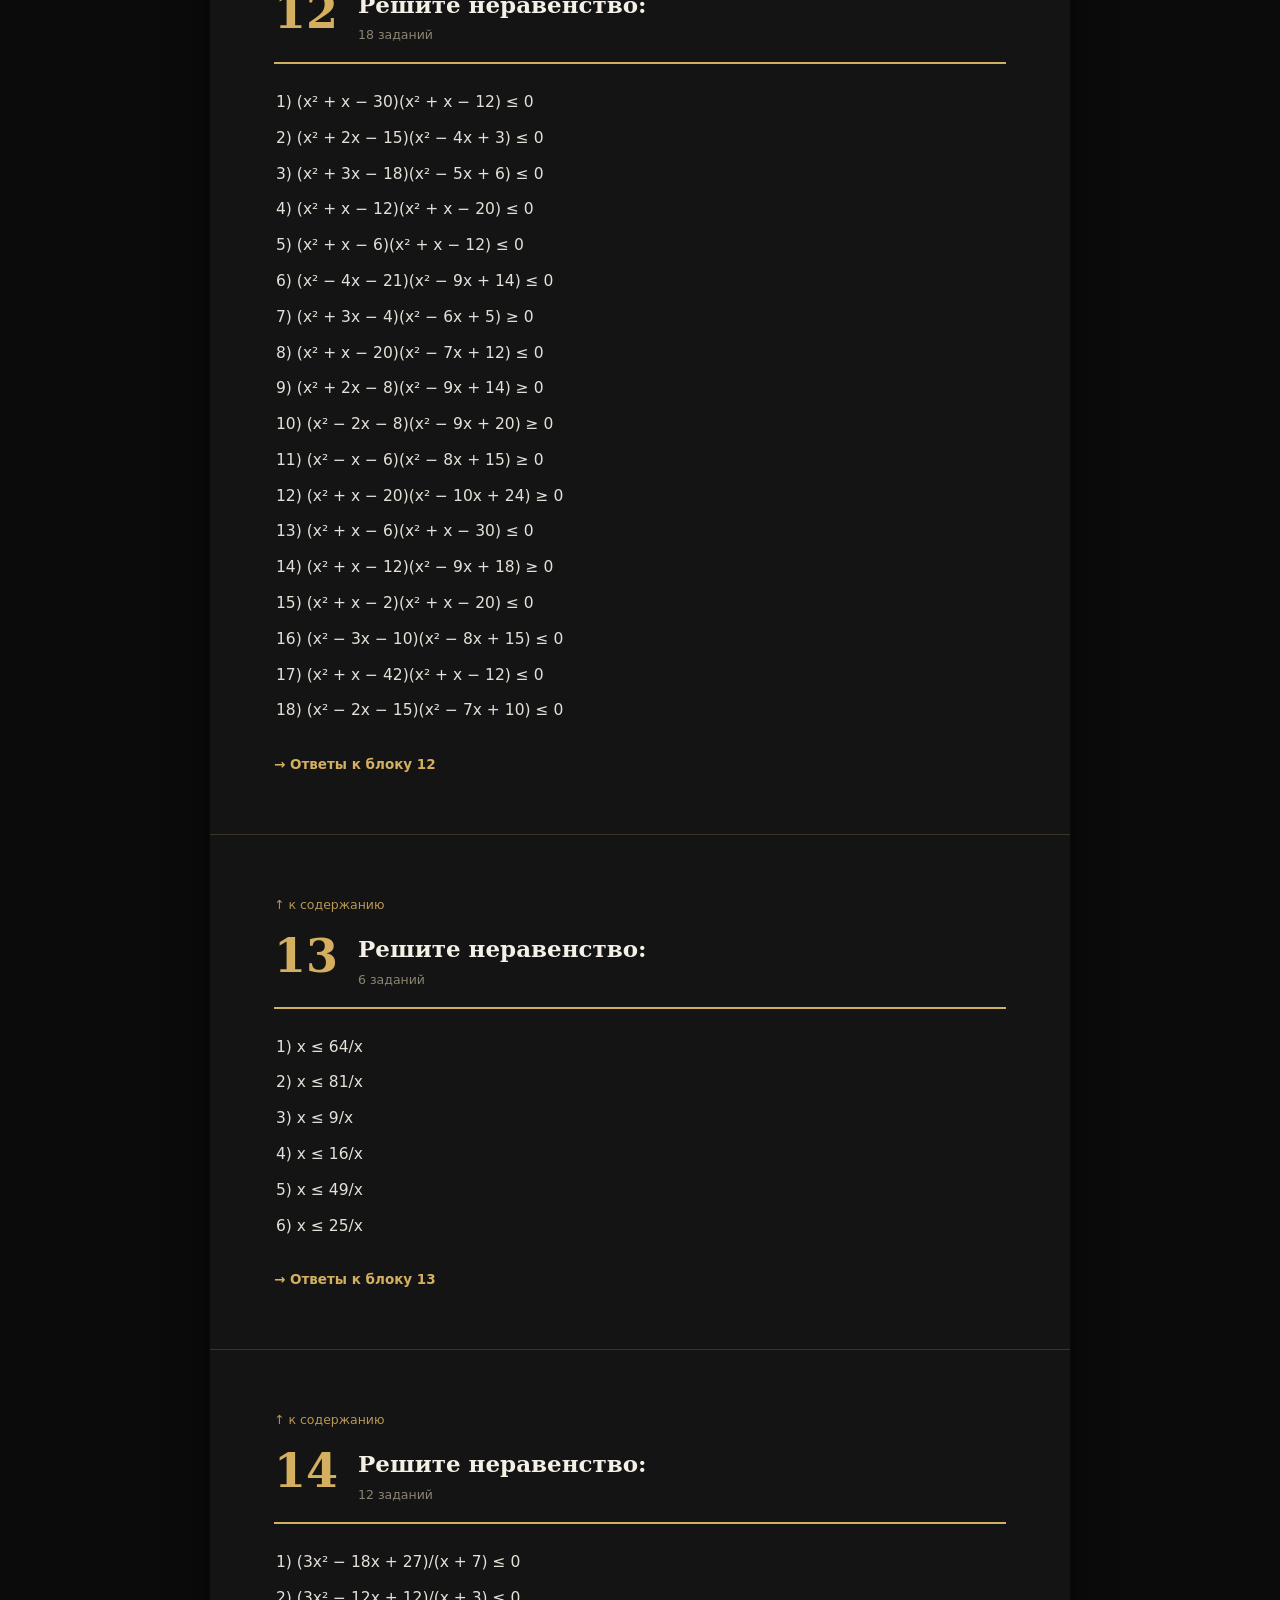
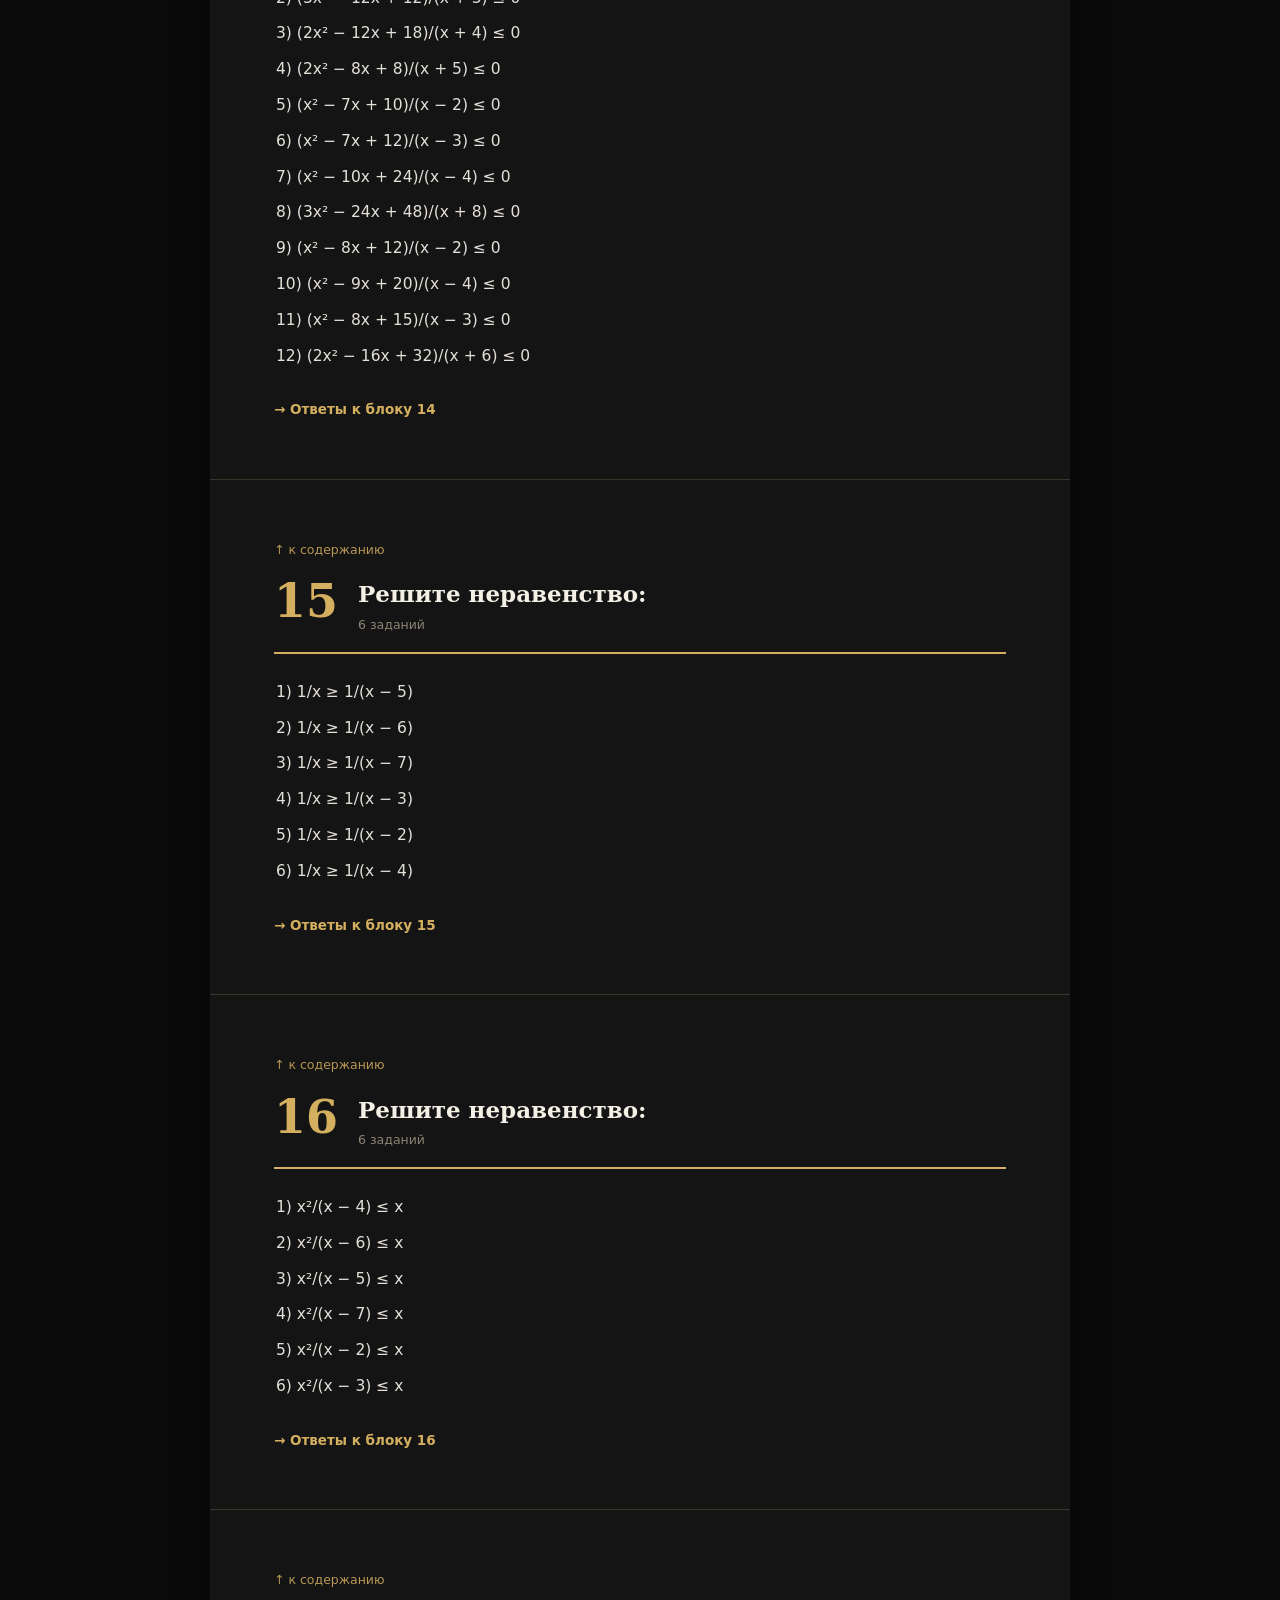
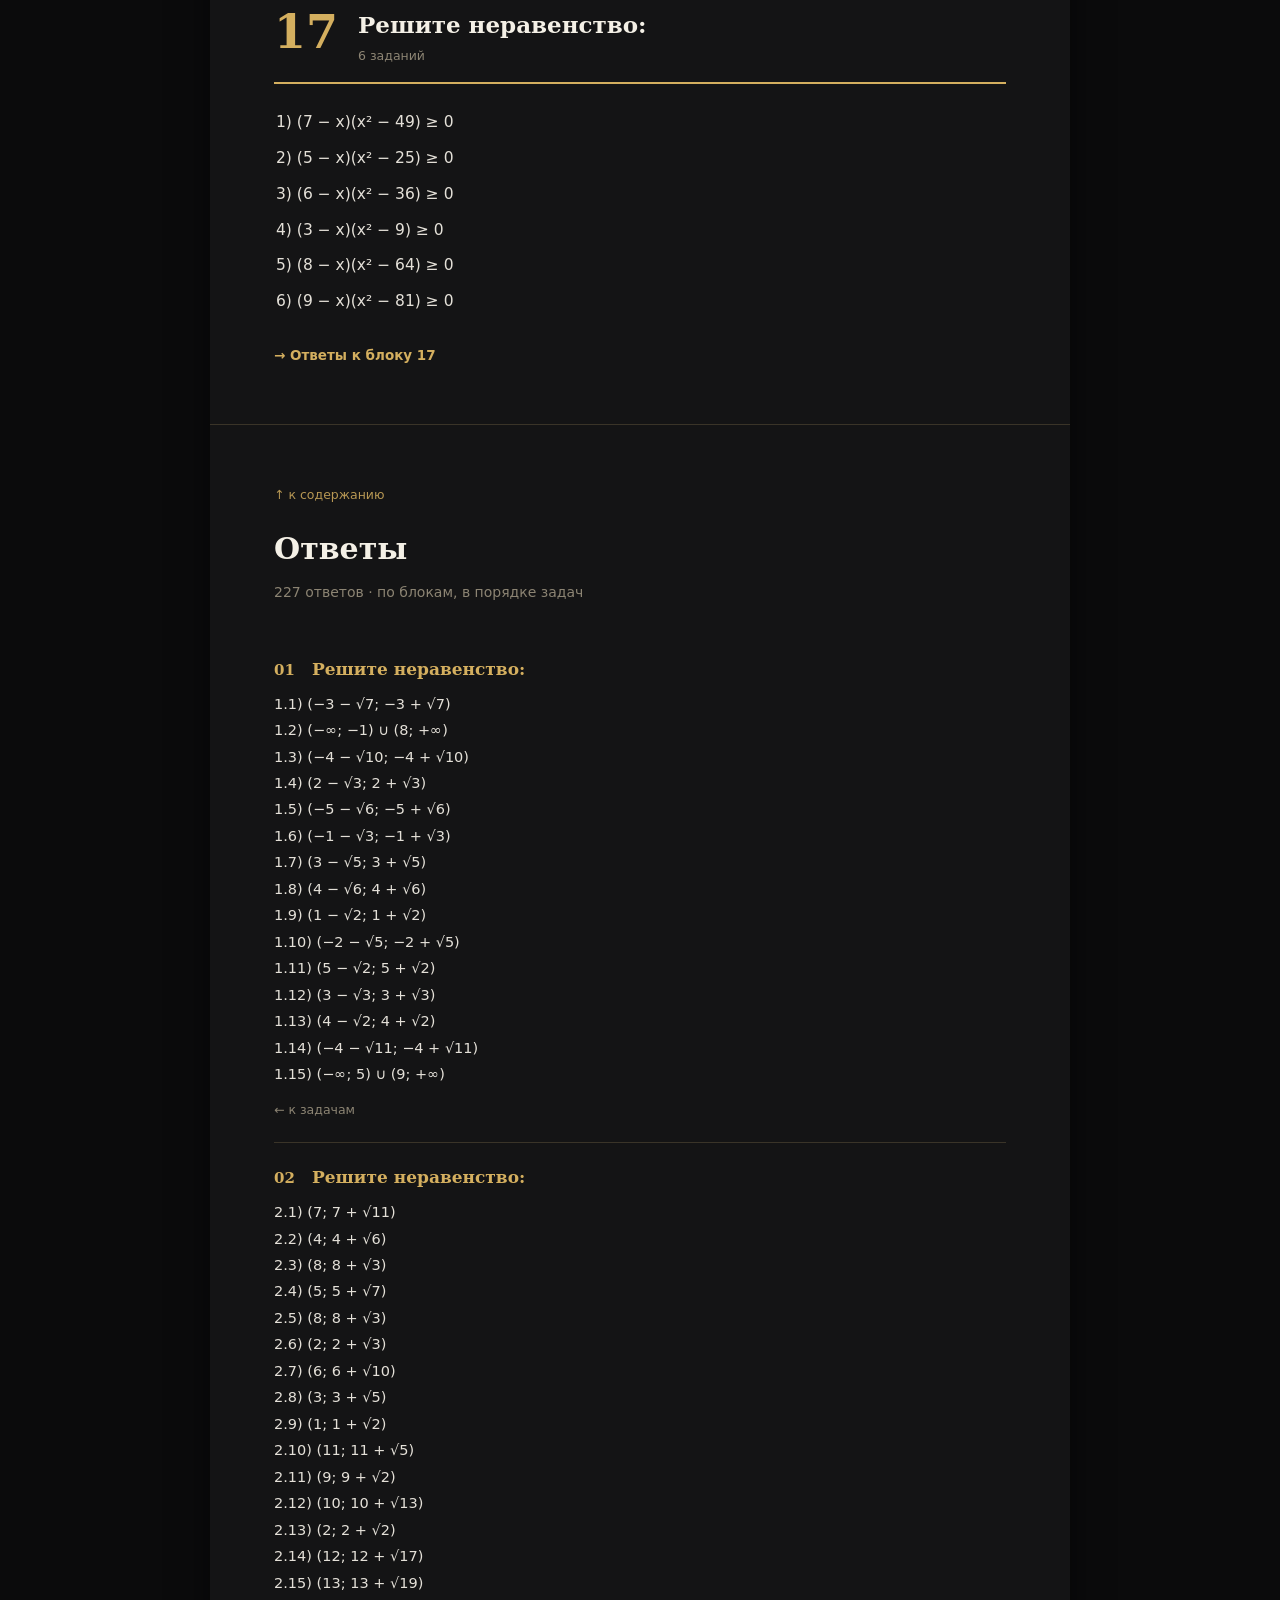
<file: materials/uravneniya-20-oge/index-dark.html>
<!doctype html>
<html lang="ru" data-theme="dark">
<head>
<meta charset="utf-8">
<meta name="viewport" content="width=device-width, initial-scale=1">
<title>Уравнения №20 ОГЭ — тёмная версия | Сфера Развития</title>
<meta name="description" content="227 задач с ответами по заданию №20 ОГЭ: уравнения, неравенства и системы — 17 блоков с ответами.">
<link rel="canonical" href="https://sferarazv.ru/materials/uravneniya-20-oge/">
<style>
:root{
  --bg:#141415; --outer:#0b0b0c; --card:#1e1f20; --text:#e4e0d8;
  --head:#f4f0e6; --gold:#d4af5f; --muted:#8c8473; --line:#3a3428;
  --shadow:0 2px 32px rgba(0,0,0,.55);
  --serif:"DejaVu Serif",Georgia,"Times New Roman",serif;
  --sans:"DejaVu Sans",-apple-system,"Segoe UI",Roboto,Arial,sans-serif;
  --mono:"DejaVu Sans Mono",ui-monospace,Menlo,Consolas,monospace;
}
*{box-sizing:border-box}
html{scroll-behavior:smooth}
body{margin:0;background:var(--outer);color:var(--text);
  font:16px/1.65 var(--sans);-webkit-font-smoothing:antialiased}
.book{max-width:860px;margin:36px auto;background:var(--bg);
  box-shadow:var(--shadow);padding:0 0 64px}
a{color:var(--gold);text-decoration:none}
a:hover{text-decoration:underline}

/* обложка */
.cover{padding:72px 64px 56px;text-align:center}
.cover img{width:210px;max-width:52%;display:block;margin:0 auto 44px}
.kicker{font-size:11px;letter-spacing:.22em;color:var(--gold);
  text-transform:uppercase;margin:0 0 18px}
.cover h1{font-family:var(--serif);font-weight:700;font-size:46px;line-height:1.12;
  color:var(--head);margin:0 0 18px;letter-spacing:-.01em}
.rule{width:64px;height:2px;background:var(--gold);margin:0 auto 22px}
.cover .sub{font-size:17px;color:var(--text);margin:0 0 6px}
.cover .author{font-size:14px;color:var(--muted);margin:0}

/* содержание */
.toc{padding:12px 64px 56px}
.toc h2{font-family:var(--serif);font-size:30px;color:var(--head);
  margin:0 0 6px;font-weight:700}
.toc .toc-sub{color:var(--muted);font-size:14px;margin:0 0 28px}
.grid{display:grid;grid-template-columns:1fr 1fr;gap:12px}
.card{display:flex;gap:14px;align-items:flex-start;background:var(--card);
  border:1px solid var(--line);border-radius:12px;padding:16px 18px;
  transition:border-color .18s,transform .18s}
.card:hover{border-color:var(--gold);transform:translateY(-1px);text-decoration:none}
.card-num{font-family:var(--serif);font-weight:700;font-size:20px;color:var(--gold);
  min-width:34px;line-height:1.2}
.card-body{display:flex;flex-direction:column;gap:3px;min-width:0}
.card-title{color:var(--head);font-size:14.5px;line-height:1.35;
  overflow-wrap:anywhere}
.card-meta{color:var(--muted);font-size:11.5px;letter-spacing:.02em}
.card-ans{border-style:dashed}

/* блок задач */
.block{padding:56px 64px;border-top:1px solid var(--line)}
.back{display:inline-block;font-size:12.5px;color:var(--gold);
  margin-bottom:18px;opacity:.85}
.block-head{display:flex;gap:20px;align-items:flex-start;
  padding-bottom:16px;border-bottom:2px solid var(--gold);margin-bottom:26px}
.block-num{font-family:var(--serif);font-weight:700;font-size:46px;
  line-height:1;color:var(--gold);min-width:58px}
.block-titles h2{font-family:var(--serif);font-weight:700;font-size:23px;
  line-height:1.25;color:var(--head);margin:2px 0 6px}
.block-sub{margin:0;font-size:12.5px;color:var(--muted)}
.block-body{display:flex;flex-direction:column;gap:11px}
.task{padding-left:2px;font-size:15.5px;line-height:1.6;
  overflow-wrap:anywhere;word-break:break-word}
.task-txt{white-space:pre-wrap}
.to-answers{display:inline-block;margin-top:30px;font-size:13.5px;
  font-weight:700;color:var(--gold)}

/* ответы */
.answers{padding:56px 64px;border-top:1px solid var(--line)}
.answers>h2{font-family:var(--serif);font-size:30px;color:var(--head);
  margin:0 0 8px;font-weight:700}
.answers .lead{color:var(--muted);font-size:14px;margin:0 0 30px}
.ans-group{padding:20px 0;border-bottom:1px solid var(--line)}
.ans-group:last-child{border-bottom:0}
.ans-group h3{font-family:var(--serif);font-size:17px;color:var(--gold);
  margin:0 0 10px;display:flex;gap:12px;align-items:baseline;font-weight:700}
.ans-num{font-size:15px;min-width:26px}
.ans-line{font-size:14.5px;line-height:1.55;margin:0 0 4px;
  overflow-wrap:anywhere}
.to-block{display:inline-block;margin-top:10px;font-size:12.5px;color:var(--muted)}
.to-block:hover{color:var(--gold)}

/* колофон */
.colophon{padding:64px;border-top:1px solid var(--line);text-align:center}
.colophon img.photo{width:132px;height:132px;object-fit:cover;border-radius:50%;
  display:block;margin:0 auto 22px;border:2px solid var(--gold)}
.colophon .name{font-family:var(--serif);font-size:24px;color:var(--head);
  font-weight:700;margin:0 0 8px}
.colophon .role{font-size:14px;color:var(--text);margin:0 0 4px}
.colophon .note{font-size:13.5px;color:var(--muted);margin:0 auto 24px;max-width:460px}
.contacts{display:flex;gap:26px;justify-content:center;flex-wrap:wrap;
  margin:0 0 30px}
.contacts div{font-size:13.5px;color:var(--text)}
.contacts span{display:block;font-size:10.5px;letter-spacing:.16em;
  text-transform:uppercase;color:var(--muted);margin-bottom:3px}
.colophon .credits{font-size:12px;color:var(--muted);line-height:1.7;
  margin:0 0 30px}
.colophon img.qr{width:170px;display:block;margin:0 auto}

@media (max-width:720px){
  .book{margin:0;box-shadow:none}
  .cover,.toc,.block,.answers,.colophon{padding-left:26px;padding-right:26px}
  .cover h1{font-size:32px}
  .grid{grid-template-columns:1fr}
  .block-num{font-size:34px;min-width:44px}
  .block-titles h2{font-size:19px}
}

@media print{
  body{background:#fff}
  .book{box-shadow:none;margin:0;max-width:none}
  .block,.answers,.colophon,.toc,.cover{break-inside:auto}
  .block{break-before:page}
  .back,.to-answers,.to-block{display:none}
  .card:hover{transform:none}
}
</style>

<style>
/* Return panel: scoped to .sfera-return only, does not touch the material layout. */
.sfera-return{position:sticky;top:0;z-index:9999;display:flex;align-items:center;justify-content:space-between;gap:12px;background:#FAF7F1;border-bottom:1px solid #E4DCCC;font:14px/1.4 system-ui,sans-serif;padding:8px 16px}
.sfera-return--static{position:static}
.sfera-return a{color:#1F6F5C;text-decoration:none;font-weight:600}
.sfera-return a:hover{text-decoration:underline;text-underline-offset:2px}
.sfera-return-brand{color:#6B6252;font-weight:600;white-space:nowrap}
.sfera-return-actions{display:flex;align-items:center;justify-content:flex-end;gap:16px;flex-wrap:wrap}
@media (max-width:700px){.sfera-return{font-size:12px;padding:8px 10px;gap:8px}.sfera-return-brand{display:none}.sfera-return-actions{gap:12px}}
@media (prefers-color-scheme: dark){.sfera-return{background:#1B1815;border-bottom-color:#332F29;color:#F2EDE4}.sfera-return a{color:#3E9B84}.sfera-return .sfera-return-brand{color:inherit}}@media print{.sfera-return{display:none}}
</style>
<meta property="og:type" content="article">
<meta property="og:title" content="Уравнения №20 ОГЭ — тёмная версия | Сфера Развития">
<meta property="og:description" content="227 задач с ответами по заданию №20 ОГЭ: уравнения, неравенства и системы — 17 блоков с ответами.">
<meta property="og:url" content="https://sferarazv.ru/materials/uravneniya-20-oge/">
<meta property="og:image" content="https://sferarazv.ru/images/og-cover.jpg">
<meta property="og:site_name" content="Сфера Развития">
<meta name="twitter:card" content="summary_large_image">

<script type="application/ld+json">
{
  "@context": "https://schema.org",
  "@type": "LearningResource",
  "name": "Уравнения №20 ОГЭ — тёмная версия",
  "description": "227 задач с ответами по заданию №20 ОГЭ: уравнения, неравенства и системы — 17 блоков с ответами.",
  "inLanguage": "ru",
  "educationalLevel": "9 класс",
  "learningResourceType": "сборник задач",
  "isAccessibleForFree": true,
  "provider": {
    "@type": "Person",
    "name": "Задонская Татьяна Викторовна"
  }
}
</script>
</head>
<body>
<div class="sfera-return"><a href="/materials/">← Все материалы</a><span class="sfera-return-brand">Сфера Развития</span><span class="sfera-return-actions"><a href="/materials/uravneniya-20-oge/uravneniya-light.pdf" download>PDF · светлая</a><a href="/materials/uravneniya-20-oge/uravneniya-dark.pdf" download>PDF · тёмная</a><a href="/materials/uravneniya-20-oge/index.html">Светлая версия</a></span></div>
<main class="book">

  <section class="cover">
    <img src="[data-uri]" alt="Сфера Развития">
    <p class="kicker">СФЕРА РАЗВИТИЯ · МАТЕМАТИКА</p>
    <h1>От задачи до ответа</h1>
    <div class="rule"></div>
    <p class="sub">17 блоков · 227 заданий с ответами</p>
    <p class="author">Татьяна Задонская</p>
  </section>

  <section class="toc" id="toc">
    <h2>Содержание</h2>
    <p class="toc-sub">Ответы ко всем блокам — в конце книги</p>
    <div class="grid">
      <a class="card" href="#b-1"><span class="card-num">01</span><span class="card-body"><span class="card-title">Решите неравенство:</span><span class="card-meta">15 заданий</span></span></a><a class="card" href="#b-2"><span class="card-num">02</span><span class="card-body"><span class="card-title">Решите неравенство:</span><span class="card-meta">15 заданий</span></span></a><a class="card" href="#b-3"><span class="card-num">03</span><span class="card-body"><span class="card-title">Решите уравнение:</span><span class="card-meta">23 заданий</span></span></a><a class="card" href="#b-4"><span class="card-num">04</span><span class="card-body"><span class="card-title">Решите уравнение:</span><span class="card-meta">21 заданий</span></span></a><a class="card" href="#b-5"><span class="card-num">05</span><span class="card-body"><span class="card-title">Решите уравнение:</span><span class="card-meta">12 заданий</span></span></a><a class="card" href="#b-6"><span class="card-num">06</span><span class="card-body"><span class="card-title">Решите уравнение:</span><span class="card-meta">12 заданий</span></span></a><a class="card" href="#b-7"><span class="card-num">07</span><span class="card-body"><span class="card-title">Решите систему уравнений:</span><span class="card-meta">33 заданий</span></span></a><a class="card" href="#b-8"><span class="card-num">08</span><span class="card-body"><span class="card-title">Решите уравнение:</span><span class="card-meta">12 заданий</span></span></a><a class="card" href="#b-9"><span class="card-num">09</span><span class="card-body"><span class="card-title">Решите уравнение:</span><span class="card-meta">12 заданий</span></span></a><a class="card" href="#b-10"><span class="card-num">10</span><span class="card-body"><span class="card-title">Найдите значение выражения:</span><span class="card-meta">12 заданий</span></span></a><a class="card" href="#b-11"><span class="card-num">11</span><span class="card-body"><span class="card-title">Решите неравенство:</span><span class="card-meta">6 заданий</span></span></a><a class="card" href="#b-12"><span class="card-num">12</span><span class="card-body"><span class="card-title">Решите неравенство:</span><span class="card-meta">18 заданий</span></span></a><a class="card" href="#b-13"><span class="card-num">13</span><span class="card-body"><span class="card-title">Решите неравенство:</span><span class="card-meta">6 заданий</span></span></a><a class="card" href="#b-14"><span class="card-num">14</span><span class="card-body"><span class="card-title">Решите неравенство:</span><span class="card-meta">12 заданий</span></span></a><a class="card" href="#b-15"><span class="card-num">15</span><span class="card-body"><span class="card-title">Решите неравенство:</span><span class="card-meta">6 заданий</span></span></a><a class="card" href="#b-16"><span class="card-num">16</span><span class="card-body"><span class="card-title">Решите неравенство:</span><span class="card-meta">6 заданий</span></span></a><a class="card" href="#b-17"><span class="card-num">17</span><span class="card-body"><span class="card-title">Решите неравенство:</span><span class="card-meta">6 заданий</span></span></a><a class="card card-ans" href="#answers"><span class="card-num">◆</span><span class="card-body"><span class="card-title">Ответы</span><span class="card-meta">227 ответов</span></span></a>
    </div>
  </section>

  <section class="block" id="b-1">
  <a class="back" href="#toc">↑ к содержанию</a>
  <header class="block-head">
    <span class="block-num">01</span>
    <div class="block-titles">
      <h2>Решите неравенство:</h2>
      <p class="block-sub">15 заданий</p>
    </div>
  </header>
  <div class="block-body">
<div class="task"><span class="task-txt">1) −17 / ((x + 3)² − 7) ≥ 0</span></div>
<div class="task"><span class="task-txt">2) −12 / (x² − 7x − 8) ≤ 0</span></div>
<div class="task"><span class="task-txt">3) −18 / ((x + 4)² − 10) ≥ 0</span></div>
<div class="task"><span class="task-txt">4) −11 / ((x − 2)² − 3) ≥ 0</span></div>
<div class="task"><span class="task-txt">5) −19 / ((x + 5)² − 6) ≥ 0</span></div>
<div class="task"><span class="task-txt">6) −15 / ((x + 1)² − 3) ≥ 0</span></div>
<div class="task"><span class="task-txt">7) −10 / ((x − 3)² − 5) ≥ 0</span></div>
<div class="task"><span class="task-txt">8) −13 / ((x − 4)² − 6) ≥ 0</span></div>
<div class="task"><span class="task-txt">9) −12 / ((x − 1)² − 2) ≥ 0</span></div>
<div class="task"><span class="task-txt">10) −16 / ((x + 2)² − 5) ≥ 0</span></div>
<div class="task"><span class="task-txt">11) −14 / ((x − 5)² − 2) ≥ 0</span></div>
<div class="task"><span class="task-txt">12) −14 / ((x − 3)² − 3) ≥ 0</span></div>
<div class="task"><span class="task-txt">13) −9 / ((x − 4)² − 2) ≥ 0</span></div>
<div class="task"><span class="task-txt">14) −21 / ((x + 4)² − 11) ≥ 0</span></div>
<div class="task"><span class="task-txt">15) −7 / ((x − 7)² − 4) ≤ 0</span></div>
  </div>
  <a class="to-answers" href="#ans-1">→ Ответы к блоку 01</a>
</section><section class="block" id="b-2">
  <a class="back" href="#toc">↑ к содержанию</a>
  <header class="block-head">
    <span class="block-num">02</span>
    <div class="block-titles">
      <h2>Решите неравенство:</h2>
      <p class="block-sub">15 заданий</p>
    </div>
  </header>
  <div class="block-body">
<div class="task"><span class="task-txt">1) (x − 7)² &lt; √11 · (x − 7)</span></div>
<div class="task"><span class="task-txt">2) (x − 4)² &lt; √6 · (x − 4)</span></div>
<div class="task"><span class="task-txt">3) (x − 8)² &lt; √3 · (x − 8)</span></div>
<div class="task"><span class="task-txt">4) (x − 5)² &lt; √7 · (x − 5)</span></div>
<div class="task"><span class="task-txt">5) (x − 8)² &lt; √3 · (x − 8)</span></div>
<div class="task"><span class="task-txt">6) (x − 2)² &lt; √3 · (x − 2)</span></div>
<div class="task"><span class="task-txt">7) (x − 6)² &lt; √10 · (x − 6)</span></div>
<div class="task"><span class="task-txt">8) (x − 3)² &lt; √5 · (x − 3)</span></div>
<div class="task"><span class="task-txt">9) (x − 1)² &lt; √2 · (x − 1)</span></div>
<div class="task"><span class="task-txt">10) (x − 11)² &lt; √5 · (x − 11)</span></div>
<div class="task"><span class="task-txt">11) (x − 9)² &lt; √2 · (x − 9)</span></div>
<div class="task"><span class="task-txt">12) (x − 10)² &lt; √13 · (x − 10)</span></div>
<div class="task"><span class="task-txt">13) (x − 2)² &lt; √2 · (x − 2)</span></div>
<div class="task"><span class="task-txt">14) (x − 12)² &lt; √17 · (x − 12)</span></div>
<div class="task"><span class="task-txt">15) (x − 13)² &lt; √19 · (x − 13)</span></div>
  </div>
  <a class="to-answers" href="#ans-2">→ Ответы к блоку 02</a>
</section><section class="block" id="b-3">
  <a class="back" href="#toc">↑ к содержанию</a>
  <header class="block-head">
    <span class="block-num">03</span>
    <div class="block-titles">
      <h2>Решите уравнение:</h2>
      <p class="block-sub">23 заданий</p>
    </div>
  </header>
  <div class="block-body">
<div class="task"><span class="task-txt">1) x⁴ = (x − 2)²</span></div>
<div class="task"><span class="task-txt">2) (x − 4)⁴ − 4(x − 4)² − 21 = 0</span></div>
<div class="task"><span class="task-txt">3) (x − 2)⁴ + 3(x − 2)² − 10 = 0</span></div>
<div class="task"><span class="task-txt">4) x⁴ = (2x − 3)²</span></div>
<div class="task"><span class="task-txt">5) (x + 2)⁴ + (x + 2)² − 12 = 0</span></div>
<div class="task"><span class="task-txt">6) x⁴ = (x − 6)²</span></div>
<div class="task"><span class="task-txt">7) x⁴ = (3x − 4)²</span></div>
<div class="task"><span class="task-txt">8) x⁴ = (4x − 5)²</span></div>
<div class="task"><span class="task-txt">9) (x + 2)⁴ − 4(x + 2)² − 5 = 0</span></div>
<div class="task"><span class="task-txt">10) x⁴ = (2x − 8)²</span></div>
<div class="task"><span class="task-txt">11) x⁴ = (3x − 10)²</span></div>
<div class="task"><span class="task-txt">12) x⁴ = (x − 20)²</span></div>
<div class="task"><span class="task-txt">13) (x + 3)⁴ + 2(x + 3)² − 8 = 0</span></div>
<div class="task"><span class="task-txt">14) (x + 1)⁴ + (x + 1)² − 6 = 0</span></div>
<div class="task"><span class="task-txt">15) x⁴ = (5x − 14)²</span></div>
<div class="task"><span class="task-txt">16) x⁴ = (4x − 12)²</span></div>
<div class="task"><span class="task-txt">17) (x − 5)⁴ − 4(x − 5)² − 12 = 0</span></div>
<div class="task"><span class="task-txt">18) x⁴ = (x − 12)²</span></div>
<div class="task"><span class="task-txt">19) x⁴ = (2x − 15)²</span></div>
<div class="task"><span class="task-txt">20) (x + 4)⁴ − 6(x + 4)² − 7 = 0</span></div>
<div class="task"><span class="task-txt">21) (x − 2)⁴ − (x − 2)² − 6 = 0</span></div>
<div class="task"><span class="task-txt">22) (x − 1)⁴ − 2(x − 1)² − 3 = 0</span></div>
<div class="task"><span class="task-txt">23) (x − 3)⁴ − 3(x − 3)² − 10 = 0</span></div>
  </div>
  <a class="to-answers" href="#ans-3">→ Ответы к блоку 03</a>
</section><section class="block" id="b-4">
  <a class="back" href="#toc">↑ к содержанию</a>
  <header class="block-head">
    <span class="block-num">04</span>
    <div class="block-titles">
      <h2>Решите уравнение:</h2>
      <p class="block-sub">21 заданий</p>
    </div>
  </header>
  <div class="block-body">
<div class="task"><span class="task-txt">1) x³ + 4x² = 9x + 36</span></div>
<div class="task"><span class="task-txt">2) x³ + 5x² − x − 5 = 0</span></div>
<div class="task"><span class="task-txt">3) x³ + 7x² = 4x + 28</span></div>
<div class="task"><span class="task-txt">4) x³ + 2x² − x − 2 = 0</span></div>
<div class="task"><span class="task-txt">5) x³ + 5x² − 9x − 45 = 0</span></div>
<div class="task"><span class="task-txt">6) x³ + 4x² − x − 4 = 0</span></div>
<div class="task"><span class="task-txt">7) x³ + 5x² = 9x + 45</span></div>
<div class="task"><span class="task-txt">8) x³ + 6x² = 4x + 24</span></div>
<div class="task"><span class="task-txt">9) x³ + 5x² = 4x + 20</span></div>
<div class="task"><span class="task-txt">10) x³ + 3x² = 4x + 12</span></div>
<div class="task"><span class="task-txt">11) x³ + 6x² − 4x − 24 = 0</span></div>
<div class="task"><span class="task-txt">12) x³ + 4x² − 9x − 36 = 0</span></div>
<div class="task"><span class="task-txt">13) x³ + 2x² − 9x − 18 = 0</span></div>
<div class="task"><span class="task-txt">14) x³ + 4x² − 4x − 16 = 0</span></div>
<div class="task"><span class="task-txt">15) x³ + 3x² = 16x + 48</span></div>
<div class="task"><span class="task-txt">16) x³ + 6x² = 9x + 54</span></div>
<div class="task"><span class="task-txt">17) x³ + 4x² = 4x + 16</span></div>
<div class="task"><span class="task-txt">18) x³ + 3x² − x − 3 = 0</span></div>
<div class="task"><span class="task-txt">19) x³ + 5x² − 4x − 20 = 0</span></div>
<div class="task"><span class="task-txt">20) x³ + 3x² − 4x − 12 = 0</span></div>
<div class="task"><span class="task-txt">21) x³ + 5x² = x + 5</span></div>
  </div>
  <a class="to-answers" href="#ans-4">→ Ответы к блоку 04</a>
</section><section class="block" id="b-5">
  <a class="back" href="#toc">↑ к содержанию</a>
  <header class="block-head">
    <span class="block-num">05</span>
    <div class="block-titles">
      <h2>Решите уравнение:</h2>
      <p class="block-sub">12 заданий</p>
    </div>
  </header>
  <div class="block-body">
<div class="task"><span class="task-txt">1) x² − 2x + √(3 − x) = √(3 − x) + 8</span></div>
<div class="task"><span class="task-txt">2) x² − 3x + √(6 − x) = √(6 − x) + 28</span></div>
<div class="task"><span class="task-txt">3) x² − 3x + √(6 − x) = √(6 − x) + 40</span></div>
<div class="task"><span class="task-txt">4) x² − 3x + √(3 − x) = √(3 − x) + 10</span></div>
<div class="task"><span class="task-txt">5) x² − 3x + √(5 − x) = √(5 − x) + 18</span></div>
<div class="task"><span class="task-txt">6) x² − 2x + √(2 − x) = √(2 − x) + 3</span></div>
<div class="task"><span class="task-txt">7) x² − 2x + √(6 − x) = √(6 − x) + 35</span></div>
<div class="task"><span class="task-txt">8) x² − 2x + √(5 − x) = √(5 − x) + 24</span></div>
<div class="task"><span class="task-txt">9) x² − 2x + √(4 − x) = √(4 − x) + 15</span></div>
<div class="task"><span class="task-txt">10) x² − 6x + √(6 − x) = √(6 − x) + 7</span></div>
<div class="task"><span class="task-txt">11) x² − 5x + √(4 − x) = √(4 − x) + 6</span></div>
<div class="task"><span class="task-txt">12) x² − 6x + √(6 − x) = √(6 − x) + 16</span></div>
  </div>
  <a class="to-answers" href="#ans-5">→ Ответы к блоку 05</a>
</section><section class="block" id="b-6">
  <a class="back" href="#toc">↑ к содержанию</a>
  <header class="block-head">
    <span class="block-num">06</span>
    <div class="block-titles">
      <h2>Решите уравнение:</h2>
      <p class="block-sub">12 заданий</p>
    </div>
  </header>
  <div class="block-body">
<div class="task"><span class="task-txt">1) x(x² + 2x + 1) = 6(x + 1)</span></div>
<div class="task"><span class="task-txt">2) x(x² + 2x + 1) = 2(x + 1)</span></div>
<div class="task"><span class="task-txt">3) (x − 1)(x² + 6x + 9) = 5(x + 3)</span></div>
<div class="task"><span class="task-txt">4) (x − 1)(x² + 8x + 16) = 6(x + 4)</span></div>
<div class="task"><span class="task-txt">5) (x − 2)(x² + 2x + 1) = 4(x + 1)</span></div>
<div class="task"><span class="task-txt">6) (x − 2)(x² + 6x + 9) = 6(x + 3)</span></div>
<div class="task"><span class="task-txt">7) x(x² + 4x + 4) = 3(x + 2)</span></div>
<div class="task"><span class="task-txt">8) x(x² + 6x + 9) = 4(x + 3)</span></div>
<div class="task"><span class="task-txt">9) (x − 1)(x² + 4x + 4) = 4(x + 2)</span></div>
<div class="task"><span class="task-txt">10) (x − 2)(x² + 8x + 16) = 7(x + 4)</span></div>
<div class="task"><span class="task-txt">11) x(x² + 8x + 16) = 12(x + 4)</span></div>
<div class="task"><span class="task-txt">12) (x − 1)(x² + 10x + 25) = 7(x + 5)</span></div>
  </div>
  <a class="to-answers" href="#ans-6">→ Ответы к блоку 06</a>
</section><section class="block" id="b-7">
  <a class="back" href="#toc">↑ к содержанию</a>
  <header class="block-head">
    <span class="block-num">07</span>
    <div class="block-titles">
      <h2>Решите систему уравнений:</h2>
      <p class="block-sub">33 заданий</p>
    </div>
  </header>
  <div class="block-body">
<div class="task"><span class="task-txt">1) x² + y = 5; 6x² − y = 2</span></div>
<div class="task"><span class="task-txt">2) 5x² + y² = 36; 10x² + 2y² = 36x</span></div>
<div class="task"><span class="task-txt">3) 2x² + y = 4; 4x² − y = 2</span></div>
<div class="task"><span class="task-txt">4) 2x² + y² = 36; 8x² + 4y² = 36x</span></div>
<div class="task"><span class="task-txt">5) 3x² − 2x = y; 3x − 2 = y</span></div>
<div class="task"><span class="task-txt">6) 5x² + y² = 61; 15x² + 3y² = 61x</span></div>
<div class="task"><span class="task-txt">7) 9x² − 14x = y; 9x − 14 = y</span></div>
<div class="task"><span class="task-txt">8) 4x² − 3x = y; 8x − 6 = y</span></div>
<div class="task"><span class="task-txt">9) 3x² + y = 4; 2x² − y = 1</span></div>
<div class="task"><span class="task-txt">10) 6x² + y = 14; 12x² − y = 4</span></div>
<div class="task"><span class="task-txt">11) 2x² + y² = 36; 8x² + 4y² = 36x</span></div>
<div class="task"><span class="task-txt">12) x² + 3y² = 31; 2x² + 6y² = 31x</span></div>
<div class="task"><span class="task-txt">13) 3x² + 2y² = 50; 12x² + 8y² = 50x</span></div>
<div class="task"><span class="task-txt">14) 5x² − 9x = y; 5x − 9 = y</span></div>
<div class="task"><span class="task-txt">15) 3x² + 2y² = 45; 9x² + 6y² = 45x</span></div>
<div class="task"><span class="task-txt">16) 3x² + y = 9; 7x² − y = 1</span></div>
<div class="task"><span class="task-txt">17) 2x² + 3y² = 11; 4x² + 6y² = 11x</span></div>
<div class="task"><span class="task-txt">18) 4x² + y = 9; 8x² − y = 3</span></div>
<div class="task"><span class="task-txt">19) 3x² − 4x = y; 3x − 4 = y</span></div>
<div class="task"><span class="task-txt">20) 5x² − 11x = y; 5x − 11 = y</span></div>
<div class="task"><span class="task-txt">21) 2x² + 3y² = 21; 6x² + 9y² = 21x</span></div>
<div class="task"><span class="task-txt">22) 2x² + 4y² = 24; 4x² + 8y² = 24x</span></div>
<div class="task"><span class="task-txt">23) x² + 4y² = 25; 3x² + 12y² = 25x</span></div>
<div class="task"><span class="task-txt">24) x² + y = 7; 2x² − y = 5</span></div>
<div class="task"><span class="task-txt">25) 7x² − 5x = y; 7x − 5 = y</span></div>
<div class="task"><span class="task-txt">26) 4x² − 5x = y; 8x − 10 = y</span></div>
<div class="task"><span class="task-txt">27) 3x² + y = 6; 4x² − y = 1</span></div>
<div class="task"><span class="task-txt">28) 2x² + y = 9; 3x² − y = 11</span></div>
<div class="task"><span class="task-txt">29) 2x² − x = y; 2x − 1 = y</span></div>
<div class="task"><span class="task-txt">30) 2x² − 5x = y; 2x − 5 = y</span></div>
<div class="task"><span class="task-txt">31) 5x² + y = 12; 9x² − y = 2</span></div>
<div class="task"><span class="task-txt">32) 4x² − 3x = y; 4x − 3 = y</span></div>
<div class="task"><span class="task-txt">33) x² + y = 12; x² − y = 6</span></div>
  </div>
  <a class="to-answers" href="#ans-7">→ Ответы к блоку 07</a>
</section><section class="block" id="b-8">
  <a class="back" href="#toc">↑ к содержанию</a>
  <header class="block-head">
    <span class="block-num">08</span>
    <div class="block-titles">
      <h2>Решите уравнение:</h2>
      <p class="block-sub">12 заданий</p>
    </div>
  </header>
  <div class="block-body">
<div class="task"><span class="task-txt">1) (x² − 36)² + (x² + 4x − 12)² = 0</span></div>
<div class="task"><span class="task-txt">2) (x² − 9)² + (x² − 2x − 15)² = 0</span></div>
<div class="task"><span class="task-txt">3) (x² − 49)² + (x² + 4x − 21)² = 0</span></div>
<div class="task"><span class="task-txt">4) (x² − 4)² + (x² − 3x − 10)² = 0</span></div>
<div class="task"><span class="task-txt">5) (x² − 64)² + (x² + 3x − 40)² = 0</span></div>
<div class="task"><span class="task-txt">6) (x² − 9)² + (x² + x − 6)² = 0</span></div>
<div class="task"><span class="task-txt">7) (x² − 25)² + (x² + 2x − 15)² = 0</span></div>
<div class="task"><span class="task-txt">8) (x² − 16)² + (x² + x − 12)² = 0</span></div>
<div class="task"><span class="task-txt">9) (x² − 25)² + (x² + 3x − 10)² = 0</span></div>
<div class="task"><span class="task-txt">10) (x² − 1)² + (x² − 6x − 7)² = 0</span></div>
<div class="task"><span class="task-txt">11) (x² − 4)² + (x² − 6x − 16)² = 0</span></div>
<div class="task"><span class="task-txt">12) (x² − 100)² + (x² + 4x − 60)² = 0</span></div>
  </div>
  <a class="to-answers" href="#ans-8">→ Ответы к блоку 08</a>
</section><section class="block" id="b-9">
  <a class="back" href="#toc">↑ к содержанию</a>
  <header class="block-head">
    <span class="block-num">09</span>
    <div class="block-titles">
      <h2>Решите уравнение:</h2>
      <p class="block-sub">12 заданий</p>
    </div>
  </header>
  <div class="block-body">
<div class="task"><span class="task-txt">1) 1/x² + 4/x − 12 = 0</span></div>
<div class="task"><span class="task-txt">2) 1/(x − 2)² − 1/(x − 2) − 6 = 0</span></div>
<div class="task"><span class="task-txt">3) 1/x² + 3/x − 10 = 0</span></div>
<div class="task"><span class="task-txt">4) 1/x² − 3/x − 4 = 0</span></div>
<div class="task"><span class="task-txt">5) 1/x² − 1/x − 6 = 0</span></div>
<div class="task"><span class="task-txt">6) 1/x² + 2/x − 3 = 0</span></div>
<div class="task"><span class="task-txt">7) 1/(x − 1)² + 3/(x − 1) − 10 = 0</span></div>
<div class="task"><span class="task-txt">8) 1/(x − 1)² + 4/(x − 1) − 12 = 0</span></div>
<div class="task"><span class="task-txt">9) 1/(x − 3)² − 3/(x − 3) − 4 = 0</span></div>
<div class="task"><span class="task-txt">10) 1/(x − 1)² + 2/(x − 1) − 3 = 0</span></div>
<div class="task"><span class="task-txt">11) 1/(x − 4)² + 1/(x − 4) − 6 = 0</span></div>
<div class="task"><span class="task-txt">12) 1/x² + 5/x + 6 = 0</span></div>
  </div>
  <a class="to-answers" href="#ans-9">→ Ответы к блоку 09</a>
</section><section class="block" id="b-10">
  <a class="back" href="#toc">↑ к содержанию</a>
  <header class="block-head">
    <span class="block-num">10</span>
    <div class="block-titles">
      <h2>Найдите значение выражения:</h2>
      <p class="block-sub">12 заданий</p>
    </div>
  </header>
  <div class="block-body">
<div class="task"><span class="task-txt">1) 39a − 15b + 25, если (3a − 6b + 4)/(6a − 3b + 4) = 7</span></div>
<div class="task"><span class="task-txt">2) 61a − 11b + 50, если (2a − 7b + 5)/(7a − 2b + 5) = 9</span></div>
<div class="task"><span class="task-txt">3) 41a − b + 45, если (a − 6b + 5)/(6a − b + 5) = 7</span></div>
<div class="task"><span class="task-txt">4) 31a − 4b + 55, если (a − 4b + 7)/(4a − b + 7) = 8</span></div>
<div class="task"><span class="task-txt">5) 19a − 7b + 12, если (5a − 8b + 2)/(8a − 5b + 2) = 3</span></div>
<div class="task"><span class="task-txt">6) 28a − 7b + 40, если (2a − 5b + 7)/(5a − 2b + 7) = 6</span></div>
<div class="task"><span class="task-txt">7) 41a − 11b + 15, если (4a − 9b + 3)/(9a − 4b + 3) = 5</span></div>
<div class="task"><span class="task-txt">8) 25a − 5b + 22, если (3a − 7b + 6)/(7a − 3b + 6) = 4</span></div>
<div class="task"><span class="task-txt">9) 33a − 23b + 71, если (3a − 4b + 8)/(4a − 3b + 8) = 9</span></div>
<div class="task"><span class="task-txt">10) 11a − 7b + 21, если (4a − 5b + 6)/(5a − 4b + 6) = 3</span></div>
<div class="task"><span class="task-txt">11) 18a − 3b + 15, если (2a − 5b + 3)/(5a − 2b + 3) = 4</span></div>
<div class="task"><span class="task-txt">12) 26a − 14b + 20, если (4a − 6b + 2)/(6a − 4b + 2) = 5</span></div>
  </div>
  <a class="to-answers" href="#ans-10">→ Ответы к блоку 10</a>
</section><section class="block" id="b-11">
  <a class="back" href="#toc">↑ к содержанию</a>
  <header class="block-head">
    <span class="block-num">11</span>
    <div class="block-titles">
      <h2>Решите неравенство:</h2>
      <p class="block-sub">6 заданий</p>
    </div>
  </header>
  <div class="block-body">
<div class="task"><span class="task-txt">1) (4 − x)(x² + x − 20) ≥ 0</span></div>
<div class="task"><span class="task-txt">2) (1 − x)(x² + 5x − 6) ≥ 0</span></div>
<div class="task"><span class="task-txt">3) (2 − x)(x² + 2x − 8) ≥ 0</span></div>
<div class="task"><span class="task-txt">4) (5 − x)(x² + x − 30) ≥ 0</span></div>
<div class="task"><span class="task-txt">5) (3 − x)(x² + 4x − 21) ≥ 0</span></div>
<div class="task"><span class="task-txt">6) (3 − x)(x² + 2x − 15) ≥ 0</span></div>
  </div>
  <a class="to-answers" href="#ans-11">→ Ответы к блоку 11</a>
</section><section class="block" id="b-12">
  <a class="back" href="#toc">↑ к содержанию</a>
  <header class="block-head">
    <span class="block-num">12</span>
    <div class="block-titles">
      <h2>Решите неравенство:</h2>
      <p class="block-sub">18 заданий</p>
    </div>
  </header>
  <div class="block-body">
<div class="task"><span class="task-txt">1) (x² + x − 30)(x² + x − 12) ≤ 0</span></div>
<div class="task"><span class="task-txt">2) (x² + 2x − 15)(x² − 4x + 3) ≤ 0</span></div>
<div class="task"><span class="task-txt">3) (x² + 3x − 18)(x² − 5x + 6) ≤ 0</span></div>
<div class="task"><span class="task-txt">4) (x² + x − 12)(x² + x − 20) ≤ 0</span></div>
<div class="task"><span class="task-txt">5) (x² + x − 6)(x² + x − 12) ≤ 0</span></div>
<div class="task"><span class="task-txt">6) (x² − 4x − 21)(x² − 9x + 14) ≤ 0</span></div>
<div class="task"><span class="task-txt">7) (x² + 3x − 4)(x² − 6x + 5) ≥ 0</span></div>
<div class="task"><span class="task-txt">8) (x² + x − 20)(x² − 7x + 12) ≤ 0</span></div>
<div class="task"><span class="task-txt">9) (x² + 2x − 8)(x² − 9x + 14) ≥ 0</span></div>
<div class="task"><span class="task-txt">10) (x² − 2x − 8)(x² − 9x + 20) ≥ 0</span></div>
<div class="task"><span class="task-txt">11) (x² − x − 6)(x² − 8x + 15) ≥ 0</span></div>
<div class="task"><span class="task-txt">12) (x² + x − 20)(x² − 10x + 24) ≥ 0</span></div>
<div class="task"><span class="task-txt">13) (x² + x − 6)(x² + x − 30) ≤ 0</span></div>
<div class="task"><span class="task-txt">14) (x² + x − 12)(x² − 9x + 18) ≥ 0</span></div>
<div class="task"><span class="task-txt">15) (x² + x − 2)(x² + x − 20) ≤ 0</span></div>
<div class="task"><span class="task-txt">16) (x² − 3x − 10)(x² − 8x + 15) ≤ 0</span></div>
<div class="task"><span class="task-txt">17) (x² + x − 42)(x² + x − 12) ≤ 0</span></div>
<div class="task"><span class="task-txt">18) (x² − 2x − 15)(x² − 7x + 10) ≤ 0</span></div>
  </div>
  <a class="to-answers" href="#ans-12">→ Ответы к блоку 12</a>
</section><section class="block" id="b-13">
  <a class="back" href="#toc">↑ к содержанию</a>
  <header class="block-head">
    <span class="block-num">13</span>
    <div class="block-titles">
      <h2>Решите неравенство:</h2>
      <p class="block-sub">6 заданий</p>
    </div>
  </header>
  <div class="block-body">
<div class="task"><span class="task-txt">1) x ≤ 64/x</span></div>
<div class="task"><span class="task-txt">2) x ≤ 81/x</span></div>
<div class="task"><span class="task-txt">3) x ≤ 9/x</span></div>
<div class="task"><span class="task-txt">4) x ≤ 16/x</span></div>
<div class="task"><span class="task-txt">5) x ≤ 49/x</span></div>
<div class="task"><span class="task-txt">6) x ≤ 25/x</span></div>
  </div>
  <a class="to-answers" href="#ans-13">→ Ответы к блоку 13</a>
</section><section class="block" id="b-14">
  <a class="back" href="#toc">↑ к содержанию</a>
  <header class="block-head">
    <span class="block-num">14</span>
    <div class="block-titles">
      <h2>Решите неравенство:</h2>
      <p class="block-sub">12 заданий</p>
    </div>
  </header>
  <div class="block-body">
<div class="task"><span class="task-txt">1) (3x² − 18x + 27)/(x + 7) ≤ 0</span></div>
<div class="task"><span class="task-txt">2) (3x² − 12x + 12)/(x + 3) ≤ 0</span></div>
<div class="task"><span class="task-txt">3) (2x² − 12x + 18)/(x + 4) ≤ 0</span></div>
<div class="task"><span class="task-txt">4) (2x² − 8x + 8)/(x + 5) ≤ 0</span></div>
<div class="task"><span class="task-txt">5) (x² − 7x + 10)/(x − 2) ≤ 0</span></div>
<div class="task"><span class="task-txt">6) (x² − 7x + 12)/(x − 3) ≤ 0</span></div>
<div class="task"><span class="task-txt">7) (x² − 10x + 24)/(x − 4) ≤ 0</span></div>
<div class="task"><span class="task-txt">8) (3x² − 24x + 48)/(x + 8) ≤ 0</span></div>
<div class="task"><span class="task-txt">9) (x² − 8x + 12)/(x − 2) ≤ 0</span></div>
<div class="task"><span class="task-txt">10) (x² − 9x + 20)/(x − 4) ≤ 0</span></div>
<div class="task"><span class="task-txt">11) (x² − 8x + 15)/(x − 3) ≤ 0</span></div>
<div class="task"><span class="task-txt">12) (2x² − 16x + 32)/(x + 6) ≤ 0</span></div>
  </div>
  <a class="to-answers" href="#ans-14">→ Ответы к блоку 14</a>
</section><section class="block" id="b-15">
  <a class="back" href="#toc">↑ к содержанию</a>
  <header class="block-head">
    <span class="block-num">15</span>
    <div class="block-titles">
      <h2>Решите неравенство:</h2>
      <p class="block-sub">6 заданий</p>
    </div>
  </header>
  <div class="block-body">
<div class="task"><span class="task-txt">1) 1/x ≥ 1/(x − 5)</span></div>
<div class="task"><span class="task-txt">2) 1/x ≥ 1/(x − 6)</span></div>
<div class="task"><span class="task-txt">3) 1/x ≥ 1/(x − 7)</span></div>
<div class="task"><span class="task-txt">4) 1/x ≥ 1/(x − 3)</span></div>
<div class="task"><span class="task-txt">5) 1/x ≥ 1/(x − 2)</span></div>
<div class="task"><span class="task-txt">6) 1/x ≥ 1/(x − 4)</span></div>
  </div>
  <a class="to-answers" href="#ans-15">→ Ответы к блоку 15</a>
</section><section class="block" id="b-16">
  <a class="back" href="#toc">↑ к содержанию</a>
  <header class="block-head">
    <span class="block-num">16</span>
    <div class="block-titles">
      <h2>Решите неравенство:</h2>
      <p class="block-sub">6 заданий</p>
    </div>
  </header>
  <div class="block-body">
<div class="task"><span class="task-txt">1) x²/(x − 4) ≤ x</span></div>
<div class="task"><span class="task-txt">2) x²/(x − 6) ≤ x</span></div>
<div class="task"><span class="task-txt">3) x²/(x − 5) ≤ x</span></div>
<div class="task"><span class="task-txt">4) x²/(x − 7) ≤ x</span></div>
<div class="task"><span class="task-txt">5) x²/(x − 2) ≤ x</span></div>
<div class="task"><span class="task-txt">6) x²/(x − 3) ≤ x</span></div>
  </div>
  <a class="to-answers" href="#ans-16">→ Ответы к блоку 16</a>
</section><section class="block" id="b-17">
  <a class="back" href="#toc">↑ к содержанию</a>
  <header class="block-head">
    <span class="block-num">17</span>
    <div class="block-titles">
      <h2>Решите неравенство:</h2>
      <p class="block-sub">6 заданий</p>
    </div>
  </header>
  <div class="block-body">
<div class="task"><span class="task-txt">1) (7 − x)(x² − 49) ≥ 0</span></div>
<div class="task"><span class="task-txt">2) (5 − x)(x² − 25) ≥ 0</span></div>
<div class="task"><span class="task-txt">3) (6 − x)(x² − 36) ≥ 0</span></div>
<div class="task"><span class="task-txt">4) (3 − x)(x² − 9) ≥ 0</span></div>
<div class="task"><span class="task-txt">5) (8 − x)(x² − 64) ≥ 0</span></div>
<div class="task"><span class="task-txt">6) (9 − x)(x² − 81) ≥ 0</span></div>
  </div>
  <a class="to-answers" href="#ans-17">→ Ответы к блоку 17</a>
</section>

  <section class="answers" id="answers">
    <a class="back" href="#toc">↑ к содержанию</a>
    <h2>Ответы</h2>
    <p class="lead">227 ответов · по блокам, в порядке задач</p>
    <div class="ans-group" id="ans-1">
  <h3><span class="ans-num">01</span>Решите неравенство:</h3>
<div class="ans-line">1.1) (−3 − √7; −3 + √7)</div>
<div class="ans-line">1.2) (−∞; −1) ∪ (8; +∞)</div>
<div class="ans-line">1.3) (−4 − √10; −4 + √10)</div>
<div class="ans-line">1.4) (2 − √3; 2 + √3)</div>
<div class="ans-line">1.5) (−5 − √6; −5 + √6)</div>
<div class="ans-line">1.6) (−1 − √3; −1 + √3)</div>
<div class="ans-line">1.7) (3 − √5; 3 + √5)</div>
<div class="ans-line">1.8) (4 − √6; 4 + √6)</div>
<div class="ans-line">1.9) (1 − √2; 1 + √2)</div>
<div class="ans-line">1.10) (−2 − √5; −2 + √5)</div>
<div class="ans-line">1.11) (5 − √2; 5 + √2)</div>
<div class="ans-line">1.12) (3 − √3; 3 + √3)</div>
<div class="ans-line">1.13) (4 − √2; 4 + √2)</div>
<div class="ans-line">1.14) (−4 − √11; −4 + √11)</div>
<div class="ans-line">1.15) (−∞; 5) ∪ (9; +∞)</div>
  <a class="to-block" href="#b-1">← к задачам</a>
</div><div class="ans-group" id="ans-2">
  <h3><span class="ans-num">02</span>Решите неравенство:</h3>
<div class="ans-line">2.1) (7; 7 + √11)</div>
<div class="ans-line">2.2) (4; 4 + √6)</div>
<div class="ans-line">2.3) (8; 8 + √3)</div>
<div class="ans-line">2.4) (5; 5 + √7)</div>
<div class="ans-line">2.5) (8; 8 + √3)</div>
<div class="ans-line">2.6) (2; 2 + √3)</div>
<div class="ans-line">2.7) (6; 6 + √10)</div>
<div class="ans-line">2.8) (3; 3 + √5)</div>
<div class="ans-line">2.9) (1; 1 + √2)</div>
<div class="ans-line">2.10) (11; 11 + √5)</div>
<div class="ans-line">2.11) (9; 9 + √2)</div>
<div class="ans-line">2.12) (10; 10 + √13)</div>
<div class="ans-line">2.13) (2; 2 + √2)</div>
<div class="ans-line">2.14) (12; 12 + √17)</div>
<div class="ans-line">2.15) (13; 13 + √19)</div>
  <a class="to-block" href="#b-2">← к задачам</a>
</div><div class="ans-group" id="ans-3">
  <h3><span class="ans-num">03</span>Решите уравнение:</h3>
<div class="ans-line">3.1) −2; 1</div>
<div class="ans-line">3.2) 4 ± √7</div>
<div class="ans-line">3.3) 2 ± √2</div>
<div class="ans-line">3.4) −3; 1</div>
<div class="ans-line">3.5) −2 ± √3</div>
<div class="ans-line">3.6) −3; 2</div>
<div class="ans-line">3.7) −4; 1</div>
<div class="ans-line">3.8) −5; 1</div>
<div class="ans-line">3.9) −2 ± √5</div>
<div class="ans-line">3.10) −4; 2</div>
<div class="ans-line">3.11) −5; 2</div>
<div class="ans-line">3.12) −5; 4</div>
<div class="ans-line">3.13) −3 ± √2</div>
<div class="ans-line">3.14) −1 ± √2</div>
<div class="ans-line">3.15) −7; 2</div>
<div class="ans-line">3.16) −6; 2</div>
<div class="ans-line">3.17) 5 ± √6</div>
<div class="ans-line">3.18) −4; 3</div>
<div class="ans-line">3.19) −5; 3</div>
<div class="ans-line">3.20) −4 ± √7</div>
<div class="ans-line">3.21) 2 ± √3</div>
<div class="ans-line">3.22) 1 ± √3</div>
<div class="ans-line">3.23) 3 ± √5</div>
  <a class="to-block" href="#b-3">← к задачам</a>
</div><div class="ans-group" id="ans-4">
  <h3><span class="ans-num">04</span>Решите уравнение:</h3>
<div class="ans-line">4.1) −4; −3; 3</div>
<div class="ans-line">4.2) −5; −1; 1</div>
<div class="ans-line">4.3) −7; −2; 2</div>
<div class="ans-line">4.4) −2; −1; 1</div>
<div class="ans-line">4.5) −5; −3; 3</div>
<div class="ans-line">4.6) −4; −1; 1</div>
<div class="ans-line">4.7) −5; −3; 3</div>
<div class="ans-line">4.8) −6; −2; 2</div>
<div class="ans-line">4.9) −5; −2; 2</div>
<div class="ans-line">4.10) −3; −2; 2</div>
<div class="ans-line">4.11) −6; −2; 2</div>
<div class="ans-line">4.12) −4; −3; 3</div>
<div class="ans-line">4.13) −3; −2; 3</div>
<div class="ans-line">4.14) −4; −2; 2</div>
<div class="ans-line">4.15) −4; −3; 4</div>
<div class="ans-line">4.16) −6; −3; 3</div>
<div class="ans-line">4.17) −4; −2; 2</div>
<div class="ans-line">4.18) −3; −1; 1</div>
<div class="ans-line">4.19) −5; −2; 2</div>
<div class="ans-line">4.20) −3; −2; 2</div>
<div class="ans-line">4.21) −5; −1; 1</div>
  <a class="to-block" href="#b-4">← к задачам</a>
</div><div class="ans-group" id="ans-5">
  <h3><span class="ans-num">05</span>Решите уравнение:</h3>
<div class="ans-line">5.1) −2</div>
<div class="ans-line">5.2) −4</div>
<div class="ans-line">5.3) −5</div>
<div class="ans-line">5.4) −2</div>
<div class="ans-line">5.5) −3</div>
<div class="ans-line">5.6) −1</div>
<div class="ans-line">5.7) −5</div>
<div class="ans-line">5.8) −4</div>
<div class="ans-line">5.9) −3</div>
<div class="ans-line">5.10) −1</div>
<div class="ans-line">5.11) −1</div>
<div class="ans-line">5.12) −2</div>
  <a class="to-block" href="#b-5">← к задачам</a>
</div><div class="ans-group" id="ans-6">
  <h3><span class="ans-num">06</span>Решите уравнение:</h3>
<div class="ans-line">6.1) −3; −1; 2</div>
<div class="ans-line">6.2) −2; −1; 1</div>
<div class="ans-line">6.3) −4; −3; 2</div>
<div class="ans-line">6.4) −5; −4; 2</div>
<div class="ans-line">6.5) −2; −1; 3</div>
<div class="ans-line">6.6) −4; −3; 3</div>
<div class="ans-line">6.7) −3; −2; 1</div>
<div class="ans-line">6.8) −4; −3; 1</div>
<div class="ans-line">6.9) −3; −2; 2</div>
<div class="ans-line">6.10) −5; −4; 3</div>
<div class="ans-line">6.11) −6; −4; 2</div>
<div class="ans-line">6.12) −6; −5; 2</div>
  <a class="to-block" href="#b-6">← к задачам</a>
</div><div class="ans-group" id="ans-7">
  <h3><span class="ans-num">07</span>Решите систему уравнений:</h3>
<div class="ans-line">7.1) (−1; 4); (1; 4)</div>
<div class="ans-line">7.2) (2; −4); (2; 4)</div>
<div class="ans-line">7.3) (−1; 2); (1; 2)</div>
<div class="ans-line">7.4) (4; −2); (4; 2)</div>
<div class="ans-line">7.5) (2/3; 0); (1; 1)</div>
<div class="ans-line">7.6) (3; −4); (3; 4)</div>
<div class="ans-line">7.7) (14/9; 0); (1; −5)</div>
<div class="ans-line">7.8) (0,75; 0); (2; 10)</div>
<div class="ans-line">7.9) (−1; 1); (1; 1)</div>
<div class="ans-line">7.10) (−1; 8); (1; 8)</div>
<div class="ans-line">7.11) (4; −2); (4; 2)</div>
<div class="ans-line">7.12) (2; −3); (2; 3)</div>
<div class="ans-line">7.13) (4; −1); (4; 1)</div>
<div class="ans-line">7.14) (1,8; 0); (1; −4)</div>
<div class="ans-line">7.15) (3; −3); (3; 3)</div>
<div class="ans-line">7.16) (−1; 6); (1; 6)</div>
<div class="ans-line">7.17) (2; −1); (2; 1)</div>
<div class="ans-line">7.18) (−1; 5); (1; 5)</div>
<div class="ans-line">7.19) (4/3; 0); (1; −1)</div>
<div class="ans-line">7.20) (2,2; 0); (1; −6)</div>
<div class="ans-line">7.21) (3; −1); (3; 1)</div>
<div class="ans-line">7.22) (2; −2); (2; 2)</div>
<div class="ans-line">7.23) (3; −2); (3; 2)</div>
<div class="ans-line">7.24) (−2; 3); (2; 3)</div>
<div class="ans-line">7.25) (5/7; 0); (1; 2)</div>
<div class="ans-line">7.26) (1,25; 0); (2; 6)</div>
<div class="ans-line">7.27) (−1; 3); (1; 3)</div>
<div class="ans-line">7.28) (−2; 1); (2; 1)</div>
<div class="ans-line">7.29) (0,5; 0); (1; 1)</div>
<div class="ans-line">7.30) (2,5; 0); (1; −3)</div>
<div class="ans-line">7.31) (−1; 7); (1; 7)</div>
<div class="ans-line">7.32) (0,75; 0); (1; 1)</div>
<div class="ans-line">7.33) (−3; 3); (3; 3)</div>
  <a class="to-block" href="#b-7">← к задачам</a>
</div><div class="ans-group" id="ans-8">
  <h3><span class="ans-num">08</span>Решите уравнение:</h3>
<div class="ans-line">8.1) −6</div>
<div class="ans-line">8.2) −3</div>
<div class="ans-line">8.3) −7</div>
<div class="ans-line">8.4) −2</div>
<div class="ans-line">8.5) −8</div>
<div class="ans-line">8.6) −3</div>
<div class="ans-line">8.7) −5</div>
<div class="ans-line">8.8) −4</div>
<div class="ans-line">8.9) −5</div>
<div class="ans-line">8.10) −1</div>
<div class="ans-line">8.11) −2</div>
<div class="ans-line">8.12) −10</div>
  <a class="to-block" href="#b-8">← к задачам</a>
</div><div class="ans-group" id="ans-9">
  <h3><span class="ans-num">09</span>Решите уравнение:</h3>
<div class="ans-line">9.1) −1/6; 1/2</div>
<div class="ans-line">9.2) 3/2; 7/3</div>
<div class="ans-line">9.3) −1/5; 1/2</div>
<div class="ans-line">9.4) −1; 1/4</div>
<div class="ans-line">9.5) −1/2; 1/3</div>
<div class="ans-line">9.6) −1/3; 1</div>
<div class="ans-line">9.7) 4/5; 3/2</div>
<div class="ans-line">9.8) 5/6; 3/2</div>
<div class="ans-line">9.9) 2; 13/4</div>
<div class="ans-line">9.10) 2/3; 2</div>
<div class="ans-line">9.11) 11/3; 9/2</div>
<div class="ans-line">9.12) −1/2; −1/3</div>
  <a class="to-block" href="#b-9">← к задачам</a>
</div><div class="ans-group" id="ans-10">
  <h3><span class="ans-num">10</span>Найдите значение выражения:</h3>
<div class="ans-line">10.1) 1</div>
<div class="ans-line">10.2) 10</div>
<div class="ans-line">10.3) 15</div>
<div class="ans-line">10.4) 6</div>
<div class="ans-line">10.5) 8</div>
<div class="ans-line">10.6) 5</div>
<div class="ans-line">10.7) 3</div>
<div class="ans-line">10.8) 4</div>
<div class="ans-line">10.9) 7</div>
<div class="ans-line">10.10) 9</div>
<div class="ans-line">10.11) 6</div>
<div class="ans-line">10.12) 12</div>
  <a class="to-block" href="#b-10">← к задачам</a>
</div><div class="ans-group" id="ans-11">
  <h3><span class="ans-num">11</span>Решите неравенство:</h3>
<div class="ans-line">11.1) (−∞; −5] ∪ {4}</div>
<div class="ans-line">11.2) (−∞; −6] ∪ {1}</div>
<div class="ans-line">11.3) (−∞; −4] ∪ {2}</div>
<div class="ans-line">11.4) (−∞; −6] ∪ {5}</div>
<div class="ans-line">11.5) (−∞; −7] ∪ {3}</div>
<div class="ans-line">11.6) (−∞; −5] ∪ {3}</div>
  <a class="to-block" href="#b-11">← к задачам</a>
</div><div class="ans-group" id="ans-12">
  <h3><span class="ans-num">12</span>Решите неравенство:</h3>
<div class="ans-line">12.1) [−6; −4] ∪ [3; 5]</div>
<div class="ans-line">12.2) [−5; 1] ∪ {3}</div>
<div class="ans-line">12.3) [−6; 2] ∪ {3}</div>
<div class="ans-line">12.4) [−5; −4] ∪ [3; 4]</div>
<div class="ans-line">12.5) [−4; −3] ∪ [2; 3]</div>
<div class="ans-line">12.6) [−3; 2] ∪ {7}</div>
<div class="ans-line">12.7) (−∞; −4] ∪ {1} ∪ [5; +∞)</div>
<div class="ans-line">12.8) [−5; 3] ∪ {4}</div>
<div class="ans-line">12.9) (−∞; −4] ∪ {2} ∪ [7; +∞)</div>
<div class="ans-line">12.10) (−∞; −2] ∪ [5; +∞) ∪ {4}</div>
<div class="ans-line">12.11) (−∞; −2] ∪ [5; +∞) ∪ {3}</div>
<div class="ans-line">12.12) (−∞; −5] ∪ [6; +∞) ∪ {4}</div>
<div class="ans-line">12.13) [−6; −3] ∪ [2; 5]</div>
<div class="ans-line">12.14) (−∞; −4] ∪ [6; +∞) ∪ {3}</div>
<div class="ans-line">12.15) [−5; −2] ∪ [1; 4]</div>
<div class="ans-line">12.16) [−2; 3] ∪ {5}</div>
<div class="ans-line">12.17) [−7; 4] ∪ [3; 6]</div>
<div class="ans-line">12.18) [−3; 2] ∪ {5}</div>
  <a class="to-block" href="#b-12">← к задачам</a>
</div><div class="ans-group" id="ans-13">
  <h3><span class="ans-num">13</span>Решите неравенство:</h3>
<div class="ans-line">13.1) (−∞; −8] ∪ (0; 8]</div>
<div class="ans-line">13.2) (−∞; −9] ∪ (0; 9]</div>
<div class="ans-line">13.3) (−∞; −3] ∪ (0; 3]</div>
<div class="ans-line">13.4) (−∞; −4] ∪ (0; 4]</div>
<div class="ans-line">13.5) (−∞; −7] ∪ (0; 7]</div>
<div class="ans-line">13.6) (−∞; −5] ∪ (0; 5]</div>
  <a class="to-block" href="#b-13">← к задачам</a>
</div><div class="ans-group" id="ans-14">
  <h3><span class="ans-num">14</span>Решите неравенство:</h3>
<div class="ans-line">14.1) (−∞; −7) ∪ {3}</div>
<div class="ans-line">14.2) (−∞; −3) ∪ {2}</div>
<div class="ans-line">14.3) (−∞; −4) ∪ {3}</div>
<div class="ans-line">14.4) (−∞; −5) ∪ {2}</div>
<div class="ans-line">14.5) (−∞; 2) ∪ (2; 5]</div>
<div class="ans-line">14.6) (−∞; 3) ∪ (3; 4]</div>
<div class="ans-line">14.7) (−∞; 4) ∪ (4; 6]</div>
<div class="ans-line">14.8) (−∞; −8) ∪ {4}</div>
<div class="ans-line">14.9) (−∞; 2) ∪ (2; 6]</div>
<div class="ans-line">14.10) (−∞; 4) ∪ (4; 5]</div>
<div class="ans-line">14.11) (−∞; 3) ∪ (3; 5]</div>
<div class="ans-line">14.12) (−∞; −6) ∪ {4}</div>
  <a class="to-block" href="#b-14">← к задачам</a>
</div><div class="ans-group" id="ans-15">
  <h3><span class="ans-num">15</span>Решите неравенство:</h3>
<div class="ans-line">15.1) (0; 5)</div>
<div class="ans-line">15.2) (0; 6)</div>
<div class="ans-line">15.3) (0; 7)</div>
<div class="ans-line">15.4) (0; 3)</div>
<div class="ans-line">15.5) (0; 2)</div>
<div class="ans-line">15.6) (0; 4)</div>
  <a class="to-block" href="#b-15">← к задачам</a>
</div><div class="ans-group" id="ans-16">
  <h3><span class="ans-num">16</span>Решите неравенство:</h3>
<div class="ans-line">16.1) [0; 4)</div>
<div class="ans-line">16.2) [0; 6)</div>
<div class="ans-line">16.3) [0; 5)</div>
<div class="ans-line">16.4) [0; 7)</div>
<div class="ans-line">16.5) [0; 2)</div>
<div class="ans-line">16.6) [0; 3)</div>
  <a class="to-block" href="#b-16">← к задачам</a>
</div><div class="ans-group" id="ans-17">
  <h3><span class="ans-num">17</span>Решите неравенство:</h3>
<div class="ans-line">17.1) (−∞; −7] ∪ {7}</div>
<div class="ans-line">17.2) (−∞; −5] ∪ {5}</div>
<div class="ans-line">17.3) (−∞; −6] ∪ {6}</div>
<div class="ans-line">17.4) (−∞; −3] ∪ {3}</div>
<div class="ans-line">17.5) (−∞; −8] ∪ {8}</div>
<div class="ans-line">17.6) (−∞; −9] ∪ {9}</div>
  <a class="to-block" href="#b-17">← к задачам</a>
</div>
  </section>

  <section class="colophon">
    <img class="photo" src="[data-uri]" alt="Татьяна Задонская">
    <p class="name">Татьяна Задонская</p>
    <p class="role">педагог, наставник · «Сфера Развития»</p>
    <p class="note">Русский язык и математика. Подготовка к ОГЭ — онлайн, с живым педагогом.</p>
    <div class="contacts">
      <div><span>сайт</span>sferarazv.ru</div>
      <div><span>telegram</span>@Tatiana_SferaR</div>
      <div><span>телефон</span>+7 987 261 77 79</div>
    </div>
    <p class="credits">Учебный материал подготовлен студией «Горячий Цех» · «Сфера Развития»<br>
      Telegram @Rishat_GORCEH · sferarazv.ru<br>
      Задания — открытый банк ФИПИ (fipi.ru)</p>
    <img class="qr" src="[data-uri]" alt="QR-код · карточка автора">
  </section>

</main>
</body>
</html>
</file>
<file: styles.css>
/* Шрифт: Golos Text (Paratype, SIL OFL 1.1), самохостинг.
   Файлы и лицензия — assets/fonts/, см. docs/BRAND.md § «Шрифт».
   Переменный шрифт: один файл на подмножество, ось wght 400–900.
   Подмножества только cyrillic + latin; U+20BD (₽) добавлен в latin. */
@font-face {
  font-family: "Golos Text";
  font-style: normal;
  font-weight: 400 900;
  font-display: swap;
  src: url("assets/fonts/golos-text-cyrillic.woff2") format("woff2");
  unicode-range: U+0301, U+0400-045F, U+0490-0491, U+04B0-04B1, U+2116, U+20BD;
}

@font-face {
  font-family: "Golos Text";
  font-style: normal;
  font-weight: 400 900;
  font-display: swap;
  src: url("assets/fonts/golos-text-latin.woff2") format("woff2");
  unicode-range: U+0000-00FF, U+0131, U+0152-0153, U+02BB-02BC, U+02C6, U+02DA, U+02DC,
    U+0304, U+0308, U+0329, U+2000-206F, U+20AC, U+20BD, U+2122, U+2191, U+2193,
    U+2212, U+2215, U+FEFF, U+FFFD;
}

:root {
  color-scheme: light;

  /* Цвет: 60 % бумага и текст, 30 % зелёный, 10 % золото */
  --bg: #faf7f1;
  --bg-2: #f2ece2;
  --card: #ffffff;
  --line: #e4dccc;
  --text: #201a14;
  --muted: #6b6252;
  --gold: #c8962f;
  --gold-2: #f5d287;
  /* Только для цифр цен: #a1751e даёт 4.13:1 на белой карточке.
     Сам по себе #a87b22 давал 3.80:1 — ниже порога 4:1 из ТЗ. */
  --gold-text: #a1751e;
  /* Текст на золотой плашке (бейдж «новое» в меню): тёмный, как --bg тёмной
     темы. На золоте светлой темы — 7.11:1, тёмной — 8.71:1. Кремовый --bg
     светлой темы на золоте дал бы 2.5:1, поэтому цвет фиксированный. */
  --on-gold: #12100e;
  --accent: #1f6f5c;
  --accent-soft: #e8f1ed;
  --accent-hover: #17574a;
  --focus: #2a8570;

  /* Типографика: Golos Text выше по x-height — кегли заголовков на 1–2 px меньше */
  --font-sans: "Golos Text", system-ui, -apple-system, "Segoe UI", sans-serif;
  --fs-h1: clamp(30px, 5.2vw, 52px);
  --fs-h2: clamp(25px, 3.6vw, 36px);
  --fs-h3: 22px;
  --fs-h3-lg: clamp(25px, 3.4vw, 31px);
  --fs-body: 17px;
  --fs-small: 14px;
  --lh-heading: 1.14;
  --lh-body: 1.62;
  --measure: 70ch;

  /* Отступы: 4 / 8 / 12 / 16 / 24 / 32 / 48 / 64 */
  --s-1: 4px;
  --s-2: 8px;
  --s-3: 12px;
  --s-4: 16px;
  --s-5: 24px;
  --s-6: 32px;
  --s-7: 48px;
  --s-8: 64px;

  /* Радиусы */
  --r-sm: 8px;
  --r-md: 14px;
  --r-lg: 22px;
  --r-pill: 999px;

  /* Тени */
  --shadow-sm: 0 4px 16px rgba(74, 58, 32, .07);
  --shadow-md: 0 16px 40px rgba(74, 58, 32, .14);

  /* Переходы */
  --ease: cubic-bezier(.4, 0, .2, 1);
  --dur: 200ms;

  /* Сетка */
  --container: 1100px;
}

[data-theme="dark"] {
  color-scheme: dark;

  --bg: #12100e;
  --bg-2: #1b1815;
  --card: #22201c;
  --line: #332f29;
  --text: #f2ede4;
  --muted: #a69c8c;
  --gold: #d9a845;
  --gold-2: #e8be6c;
  /* В тёмной теме цена остаётся тем же золотом: 7.46:1 на --card. */
  --gold-text: #d9a845;
  --accent: #3e9b84;
  --accent-soft: #1a2a26;
  --accent-hover: #4fb39a;
  --focus: #6fd0b4;

  --shadow-sm: 0 4px 16px rgba(0, 0, 0, .42);
  --shadow-md: 0 16px 40px rgba(0, 0, 0, .55);
}

* {
  box-sizing: border-box;
  margin: 0;
  padding: 0;
}

html {
  scroll-behavior: smooth;
}

/* Липкая шапка (81 px на десктопе, 60 px на телефоне) не должна накрывать
   заголовок секции при переходе по якорю. 92 px = 64 + 24 + 4. */
section[id],
#application-form {
  scroll-margin-top: calc(var(--s-8) + var(--s-5) + var(--s-1));
}

@media (max-width: 900px) {
  section[id],
  #application-form {
    scroll-margin-top: calc(var(--s-8) + var(--s-2));
  }
}

body {
  background: var(--bg);
  color: var(--text);
  font-family: var(--font-sans);
  font-size: var(--fs-body);
  line-height: var(--lh-body);
  transition: background .3s, color .3s;
}

a {
  color: inherit;
  text-decoration: none;
}

a:not([href]) {
  cursor: pointer;
}

/* Единое кольцо фокуса: видно на светлой и тёмной теме, включая ссылки,
   кнопки и поля. У полей формы своё кольцо — см. .form-field … :focus. */
a:focus-visible,
button:focus-visible,
input:focus-visible,
select:focus-visible,
textarea:focus-visible {
  outline: 2px solid var(--focus);
  outline-offset: 2px;
}

button {
  font: inherit;
}

.container {
  max-width: 1100px;
  margin: 0 auto;
  padding: 0 20px;
}

h1,
h2,
h3 {
  font-weight: 700;
  line-height: var(--lh-heading);
  text-wrap: balance;
}

/* Длинные слова в заголовках («конфиденциальности» на 390 px) не должны
   давать горизонтальную прокрутку: переносим слово, если оно не влезает. */
h1,
h2 {
  overflow-wrap: break-word;
  hyphens: auto;
}

.icon-sprite {
  position: absolute;
  width: 0;
  height: 0;
  overflow: hidden;
  pointer-events: none;
}

.icon {
  width: 24px;
  height: 24px;
  flex-shrink: 0;
  fill: none;
  stroke: currentColor;
  stroke-width: 1.6;
  stroke-linecap: round;
  stroke-linejoin: round;
  vertical-align: middle;
}

.is-hidden {
  display: none !important;
}

/* Пиксель Яндекс.Метрики для посетителей без JS (вместо inline-стиля из кода счётчика). */
.metrika-pixel {
  position: absolute;
  left: -9999px;
}

.logo-light {
  display: inline;
}

.logo-dark {
  display: none;
}

[data-theme="dark"] .logo-light {
  display: none;
}

[data-theme="dark"] .logo-dark {
  display: inline;
}

/* Нижняя полоса-объявление. Полоса над шапкой убрана: её текст переехал
   в hero бейджем-оффером (.hero-offer). */
.top-cta--bottom {
  border-top: 1px solid var(--line);
  background: var(--bg-2);
  padding: var(--s-3) var(--s-5);
  text-align: center;
}

.top-cta--bottom a {
  color: var(--muted);
  font-size: 13px;
  font-weight: 600;
  line-height: 1.4;
  transition: color var(--dur) var(--ease);
}

.top-cta--bottom a:hover {
  color: var(--accent);
}

/* Шапка: в покое прозрачная (под ней --bg), после 24 px прокрутки —
   фон --bg, линия --line и мягкая тень. Класс .is-scrolled ставит app.js. */
header {
  position: sticky;
  top: 0;
  z-index: 100;
  border-bottom: 1px solid transparent;
  background: transparent;
  transition: background var(--dur) var(--ease), border-color var(--dur) var(--ease),
    box-shadow var(--dur) var(--ease);
}

header.is-scrolled {
  border-bottom-color: var(--line);
  background: var(--bg);
  box-shadow: var(--shadow-sm);
}

/* Без JS состояние прокрутки не переключается — держим фон сразу,
   иначе липкая шапка ляжет прозрачной поверх текста. */
.no-js header {
  border-bottom-color: var(--line);
  background: var(--bg);
}

.nav {
  display: flex;
  align-items: center;
  flex-wrap: wrap;
  gap: var(--s-5);
  max-width: var(--container);
  margin: 0 auto;
  padding: var(--s-3) var(--s-5);
}

/* На десктопе .nav-menu — не коробка: .nav-links и .nav-right становятся
   прямыми элементами флекс-строки шапки. На ≤900 px этот же блок
   превращается в выезжающую панель меню. */
.nav-menu {
  display: contents;
}

.logo {
  display: inline-flex;
  align-items: center;
  gap: var(--s-3);
  color: var(--text);
  font-size: 19px;
  font-weight: 700;
  letter-spacing: -.01em;
  white-space: nowrap;
}

.logo img {
  width: auto;
  height: 56px;
}

.nav-links {
  display: flex;
  align-items: center;
  gap: var(--s-5);
  margin-left: auto;
  color: var(--muted);
  font-size: var(--fs-small);
  font-weight: 600;
}

.nav-links a {
  display: inline-flex;
  align-items: center;
  padding: var(--s-2) 0;
  transition: color var(--dur) var(--ease);
}

.nav-links a:hover {
  color: var(--accent);
}

/* Бейдж «новое» у пункта «Материалы» — временная пометка нового раздела
   (снять в середине декабря 2026, см. docs/BACKLOG.md). Стоит в потоке через
   margin-left, не absolute: соседние пункты не перекрывает. Высоту шапки
   не меняет — 10 px кегль с отступами ниже строки пункта (22 px). */
.nav-badge {
  flex: none;
  margin-left: 6px;
  padding: 2px 6px;
  border-radius: var(--r-pill);
  background: var(--gold);
  color: var(--on-gold);
  font-size: 10px;
  font-weight: 700;
  line-height: 1.3;
  letter-spacing: .02em;
  text-transform: uppercase;
  white-space: nowrap;
}

/* Пункт меню, который виден только в мобильной панели: на десктопе в шапке
   пять пунктов, в панели — все восемь разделов. */
.nav-links .nav-link-mobile {
  display: none;
}

.nav-right {
  display: flex;
  align-items: center;
  flex-wrap: wrap;
  gap: var(--s-3);
}

/* Телефон в шапке: иконка трубки + номер. */
.nav-phone {
  display: inline-flex;
  align-items: center;
  gap: var(--s-2);
  color: var(--text);
  font-size: var(--fs-small);
  font-weight: 600;
  white-space: nowrap;
  transition: color var(--dur) var(--ease);
}

.nav-phone .icon {
  width: 18px;
  height: 18px;
  color: var(--accent);
}

.nav-phone:hover {
  color: var(--accent);
}

.theme-btn {
  display: inline-flex;
  align-items: center;
  justify-content: center;
  gap: var(--s-2);
  min-height: 40px;
  border: 1px solid var(--line);
  border-radius: var(--r-pill);
  background: transparent;
  color: var(--text);
  cursor: pointer;
  font-size: var(--fs-small);
  font-weight: 600;
  line-height: 1;
  padding: var(--s-2) var(--s-3);
  transition: border-color var(--dur) var(--ease), color var(--dur) var(--ease);
}

.theme-btn:hover {
  border-color: var(--accent);
  color: var(--accent);
}

.theme-btn .icon {
  width: 18px;
  height: 18px;
}

.theme-btn-icon--sun {
  display: none;
}

[data-theme="dark"] .theme-btn-icon--moon {
  display: none;
}

[data-theme="dark"] .theme-btn-icon--sun {
  display: inline-block;
}

/* Бургер и панель меню: на десктопе их нет, включаются на ≤900 px.
   Селекторы с .site-header, чтобы перебить display у .btn и не задеть
   служебные страницы (там своего меню нет). */
.site-header .nav-burger,
.site-header .nav-phone-compact,
.site-header .menu-scrim,
.site-header .nav-menu-head,
.site-header .nav-menu-cta {
  display: none;
}

/* Первый экран: две колонки, текст на сплошном --bg, без оверлеев. */
.hero {
  padding: var(--s-7) var(--s-5) var(--s-8);
}

.hero-inner {
  display: grid;
  max-width: var(--container);
  margin: 0 auto;
  gap: var(--s-6);
}

@media (min-width: 1001px) {
  .hero-inner {
    grid-template-columns: 1.05fr .95fr;
    gap: 56px;
    align-items: center;
  }
}

/* Бейдж-оффер про ОГЭ: текст бывшей полосы над шапкой. Мелкий, на --accent-soft,
   кегль на 1 px меньше прежних 14 px у старого бейджа. */
.hero-offer {
  display: inline-flex;
  align-items: flex-start;
  gap: var(--s-2);
  max-width: 100%;
  margin-bottom: var(--s-5);
  border-radius: var(--r-md);
  background: var(--accent-soft);
  color: var(--text);
  font-size: 13px;
  line-height: 1.4;
  padding: var(--s-2) var(--s-4);
}

.hero-offer .icon {
  width: 16px;
  height: 16px;
  margin-top: 2px;
  color: var(--accent);
}

.hero h1 {
  max-width: 18ch;
  margin-bottom: var(--s-4);
  font-size: var(--fs-h1);
  /* Слова не рвём: перенос только по пробелам, без hyphens */
  hyphens: manual;
  overflow-wrap: normal;
}

.hero-sub {
  max-width: 46ch;
  margin-bottom: var(--s-6);
  color: var(--muted);
  font-size: clamp(17px, 1.4vw, 19px);
}

.hero-actions,
.contact-actions {
  display: flex;
  align-items: center;
  gap: var(--s-3);
  flex-wrap: wrap;
}

/* Факты одной строкой — вместо прежних чипов-плашек. */
.hero-facts {
  margin-top: var(--s-5);
  color: var(--muted);
  font-size: var(--fs-small);
}

.hero-visual {
  position: relative;
  overflow: hidden;
  border-radius: var(--r-lg);
  aspect-ratio: 4 / 5;
}

/* Тонкая внутренняя линия по краю кадра: inset-тень на самом контейнере
   не видна — картинка её перекрывает, поэтому рисуем псевдоэлементом. */
.hero-visual::after {
  content: "";
  position: absolute;
  inset: 0;
  border-radius: inherit;
  box-shadow: inset 0 0 0 1px rgba(32, 26, 20, .1);
  pointer-events: none;
}

[data-theme="dark"] .hero-visual::after {
  box-shadow: inset 0 0 0 1px rgba(242, 237, 228, .12);
}

.hero-image {
  display: block;
  width: 100%;
  height: 100%;
  object-fit: cover;
  object-position: center;
}

/* Появление первого экрана: opacity + translateY(8px), 250 мс, шаг 60 мс. */
@keyframes hero-in {
  from {
    opacity: 0;
    transform: translateY(8px);
  }

  to {
    opacity: 1;
    transform: none;
  }
}

.hero-reveal {
  animation: hero-in 250ms var(--ease) both;
}

.hero-reveal:nth-child(2) {
  animation-delay: 60ms;
}

.hero-reveal:nth-child(3) {
  animation-delay: 120ms;
}

.hero-reveal:nth-child(4) {
  animation-delay: 180ms;
}

@media (prefers-reduced-motion: reduce) {
  .hero-reveal {
    animation: none;
  }
}

.cta-note {
  max-width: 620px;
  margin: var(--s-4) auto 0;
  color: var(--muted);
  font-size: 16px;
}

/* Кнопки. Главное действие — --accent с белым текстом, золота на кнопках нет;
   второстепенное — прозрачное с рамкой --line. */
.btn {
  display: inline-flex;
  align-items: center;
  justify-content: center;
  min-height: 48px;
  border: 1px solid transparent;
  border-radius: var(--r-pill);
  background: var(--accent);
  color: #fff;
  cursor: pointer;
  font-size: 17px;
  font-weight: 700;
  line-height: 1.2;
  padding: var(--s-3) var(--s-6);
  text-align: center;
  transition: background var(--dur) var(--ease), border-color var(--dur) var(--ease),
    color var(--dur) var(--ease);
}

.btn:hover {
  background: var(--accent-hover);
}

/* Тёмная тема: --accent светлее, белый текст на нём даёт 3.4:1 — заливки
   используют цвет бумаги (5.7:1). Переопределяем только цвет. */
[data-theme="dark"] .btn:not(.btn-secondary),
[data-theme="dark"] .copy-btn.is-copied,
[data-theme="dark"] .contact-links a[data-contact-link="max"],
[data-theme="dark"] .thank-actions a[data-contact-link="max"],
[data-theme="dark"] .form-error-contacts a[data-contact-link="max"],
[data-theme="dark"] .sfera-channels a[data-contact-link="max"],
[data-theme="dark"] .mobile-sticky-bar a[data-contact-link="max"],
[data-theme="dark"] .contact-links a[data-contact-link="max"]:hover,
[data-theme="dark"] .thank-actions a[data-contact-link="max"]:hover,
[data-theme="dark"] .form-error-contacts a[data-contact-link="max"]:hover,
[data-theme="dark"] .sfera-channels a[data-contact-link="max"]:hover,
[data-theme="dark"] .mobile-sticky-bar a[data-contact-link="max"]:hover {
  color: var(--bg);
}

[data-theme="dark"] .age-badge,
[data-theme="dark"] .audience-card--primary .age-badge {
  color: var(--accent-hover);
}

.btn-lg {
  font-size: 18px;
  padding: var(--s-3) var(--s-7);
}

.btn-secondary,
.cta-section .btn-secondary {
  border-color: var(--line);
  background: transparent;
  color: var(--text);
}

.btn-secondary:hover,
.cta-section .btn-secondary:hover {
  border-color: var(--accent);
  background: transparent;
  color: var(--accent);
}

section,
.section {
  padding: 60px 0;
}

/* #format и #teacher идут одним фоном: вместо двойных 60 + 60 оставляем
   по 30 px с каждой стороны. Пара — единственное исключение из чередования
   --bg / --bg-2: см. docs/DESIGN.md § 2. */
#format {
  padding-bottom: 30px;
}

#teacher {
  padding-top: 30px;
}

/* Между последним вопросом FAQ и формой — не меньше --s-8. */
#faq {
  padding-bottom: var(--s-8);
}

/* Чередование фонов задаётся классом в разметке, а не nth-child: порядок
   секций можно менять без побочных эффектов. --bg у секции без класса,
   --bg-2 у .section--alt. */
.section--alt {
  background: var(--bg-2);
}

.section-title {
  margin-bottom: 14px;
  font-size: var(--fs-h2);
  text-align: center;
}

.section-title span {
  color: var(--text);
}

.section-sub {
  max-width: var(--measure);
  margin: 0 auto 40px;
  color: var(--muted);
  font-size: calc(var(--fs-body) + 2px);
  text-align: center;
}

.cards {
  display: grid;
  grid-template-columns: repeat(auto-fit, minmax(280px, 1fr));
  gap: 22px;
}

.cards-3 {
  grid-template-columns: repeat(3, minmax(0, 1fr));
}

.card {
  border: 1px solid var(--line);
  border-radius: 18px;
  background: var(--card);
  box-shadow: var(--shadow-sm);
  padding: 30px 26px;
  transition: transform .2s;
}

.card:hover {
  transform: translateY(-5px);
}

.card .ico {
  display: flex;
  align-items: center;
  margin-bottom: 14px;
  color: var(--gold);
}

.card .ico .icon {
  width: 36px;
  height: 36px;
}

[data-theme="dark"] .card .ico {
  color: var(--gold);
}

.card h3 {
  margin-bottom: 10px;
  color: var(--text);
  font-size: var(--fs-h3);
}

.card p {
  max-width: var(--measure);
  color: var(--muted);
  font-size: calc(var(--fs-body) + 1px);
}

.audience-card {
  position: relative;
}

.audience-stack {
  display: grid;
  gap: 22px;
}

.cards-2 {
  grid-template-columns: repeat(2, minmax(0, 1fr));
}

.audience-card--primary {
  border: 2px solid var(--gold);
  background: var(--card);
  box-shadow: var(--shadow-md);
  padding: 34px 30px;
}

.audience-card--primary h3 {
  font-size: var(--fs-h3-lg);
}

.audience-card--primary p {
  max-width: var(--measure);
  font-size: calc(var(--fs-body) + 2px);
}

.audience-card--primary .age-badge {
  background: var(--accent-soft);
  color: var(--accent);
}

.audience-card-cta {
  display: inline-flex;
  align-items: center;
  gap: 8px;
  width: auto;
  margin-top: 26px;
  font-size: 16px;
  padding: 13px 28px;
}

.age-badge {
  display: inline-block;
  margin-bottom: 14px;
  border-radius: var(--r-pill);
  background: var(--accent-soft);
  color: var(--accent);
  font-size: 13px;
  font-weight: 700;
  padding: 6px 14px;
}

.result-card h3 {
  min-height: 56px;
}

.steps {
  display: grid;
  grid-template-columns: repeat(auto-fit, minmax(230px, 1fr));
  gap: 18px;
}

.step {
  border: 1px solid var(--line);
  border-radius: 18px;
  background: var(--card);
  box-shadow: var(--shadow-sm);
  padding: 26px 24px;
}

.step-num {
  display: inline-block;
  margin-bottom: 16px;
  color: var(--muted);
  font-size: 13px;
  font-weight: 700;
  letter-spacing: 1px;
}

.step h3 {
  margin-bottom: 10px;
  color: var(--text);
  font-size: var(--fs-h3);
}

.step p {
  max-width: var(--measure);
  color: var(--muted);
  font-size: var(--fs-body);
}

/* Аккордеон секций убран 17.11.2026: #results, #format и #trust всегда
   раскрыты. Остался только аккордеон FAQ — см. .faq-item ниже. */

@media (prefers-reduced-motion: reduce) {
  html {
    scroll-behavior: auto;
  }

  .copy-toast {
    transition: none;
  }
}

.schedule {
  display: grid;
  grid-template-columns: repeat(auto-fit, minmax(180px, 1fr));
  gap: 16px;
}

.day {
  border: 1px solid var(--line);
  border-radius: 16px;
  background: var(--card);
  box-shadow: var(--shadow-sm);
  padding: 24px;
  text-align: center;
}

.day .d {
  margin-bottom: 8px;
  color: var(--gold);
  font-size: 32px;
  font-weight: 700;
}

.day p {
  color: var(--muted);
  font-size: 18px;
}

.prices {
  display: grid;
  grid-template-columns: repeat(auto-fit, minmax(260px, 1fr));
  align-items: stretch;
  gap: 22px;
}

.prices--3 {
  grid-template-columns: repeat(3, minmax(0, 1fr));
}

.price {
  position: relative;
  display: flex;
  flex-direction: column;
  border: 1px solid var(--line);
  border-radius: 18px;
  background: var(--card);
  box-shadow: var(--shadow-sm);
  padding: 34px 26px;
  text-align: center;
}

/* Средний тариф (VIP-группа) — единственная акцентная карточка на секции:
   рамка 2 px --accent, тень --shadow-md, бейдж «Часто выбирают» поверх рамки. */
.price--featured {
  border: 2px solid var(--accent);
  box-shadow: var(--shadow-md);
  padding-top: 40px;
}

.price-badge {
  position: absolute;
  top: 0;
  left: 50%;
  max-width: calc(100% - var(--s-4));
  transform: translate(-50%, -50%);
  border-radius: var(--r-pill);
  background: var(--accent);
  color: var(--bg);
  font-size: var(--fs-small);
  font-weight: 700;
  line-height: 1.2;
  padding: var(--s-1) var(--s-3);
  white-space: nowrap;
}

/* Кнопка в карточке — декоративная надпись: клик обрабатывает карточка-ссылка.
   Из порядка табуляции и дерева доступности надпись убрана (aria-hidden). */
.price-cta {
  width: 100%;
  margin-top: var(--s-5);
}

a.price {
  cursor: pointer;
  transition: transform .2s, border-color .2s, box-shadow .2s;
}

a.price:hover {
  border-color: var(--gold);
  box-shadow: var(--shadow-md);
  transform: translateY(-5px);
}

a.price--featured:hover {
  border-color: var(--accent-hover);
}

a.price:focus-visible {
  outline: 3px solid var(--focus);
  outline-offset: 3px;
}

.price h3,
.price h4 {
  margin-bottom: 12px;
  font-size: calc(var(--fs-h3) - 4px);
  font-weight: 700;
  line-height: var(--lh-heading);
}

.price .old {
  color: var(--muted);
  font-size: 16px;
  text-decoration: line-through;
}

.price .amount {
  margin: 4px 0;
  color: var(--gold-text);
  font-size: 30px;
  font-weight: 700;
}

.price .amount small {
  color: var(--muted);
  font-size: 16px;
}

.price p {
  flex: 1 1 auto;
  max-width: var(--measure);
  margin-top: 10px;
  color: var(--muted);
  font-size: calc(var(--fs-body) - 2px);
}

.teacher-card {
  display: flex;
  align-items: flex-start;
  gap: var(--s-6);
  border: 1px solid var(--line);
  border-radius: var(--r-lg);
  background: var(--card);
  box-shadow: var(--shadow-sm);
  padding: var(--s-6);
}

.teacher-photo {
  width: 360px;
  max-width: 100%;
  height: auto;
  aspect-ratio: 4 / 5;
  border: 2px solid var(--gold);
  border-radius: var(--r-md);
  flex-shrink: 0;
  object-fit: cover;
  object-position: center;
}

.teacher-content {
  flex: 1 1 0;
  min-width: 0;
}

.teacher-title {
  margin-bottom: var(--s-2);
  font-size: var(--fs-h2);
}

.teacher-name {
  margin-bottom: var(--s-4);
  font-size: var(--fs-h3);
}

/* Цитата: левая линия --gold, отступ --s-3, без курсива. */
.teacher-quote {
  margin: 0 0 var(--s-4);
  border-left: 3px solid var(--gold);
  padding-left: var(--s-3);
  font-size: calc(var(--fs-body) + 1px);
  font-style: normal;
}

.teacher-facts {
  display: grid;
  gap: var(--s-2);
  list-style: none;
}

.teacher-facts li {
  position: relative;
  padding-left: var(--s-4);
  color: var(--muted);
  font-size: calc(var(--fs-body) - 1px);
}

.teacher-facts li::before {
  content: "";
  position: absolute;
  top: .72em;
  left: 0;
  width: 6px;
  height: 6px;
  border-radius: 50%;
  background: var(--gold);
}

.teacher-facts strong {
  color: var(--text);
}

/* ≤900 px: фото сверху (не шире 320 px), текст ниже. */
@media (max-width: 900px) {
  .teacher-card {
    flex-direction: column;
  }

  .teacher-photo {
    align-self: center;
    width: 100%;
    max-width: 320px;
  }
}

.trust-grid {
  display: grid;
  grid-template-columns: repeat(auto-fit, minmax(260px, 1fr));
  gap: 20px;
}

.trust-card {
  border: 1px solid var(--line);
  border-radius: 18px;
  background: var(--card);
  box-shadow: var(--shadow-sm);
  padding: 28px 24px;
}

.trust-card span {
  display: inline-block;
  margin-bottom: 14px;
  color: var(--muted);
  font-size: 13px;
  font-weight: 700;
  letter-spacing: 1px;
}

.trust-card h3 {
  margin-bottom: 10px;
  color: var(--text);
  font-size: var(--fs-h3);
}

.trust-card p {
  max-width: var(--measure);
  color: var(--muted);
  font-size: var(--fs-body);
}

/* Учебные материалы: три карточки-заглушки с бейджем «Скоро». */
.materials-grid {
  display: grid;
  grid-template-columns: repeat(3, minmax(0, 1fr));
  gap: var(--s-5);
}

.material-card {
  position: relative;
  display: flex;
  flex-direction: column;
  border: 1px solid var(--line);
  border-radius: var(--r-lg);
  background: var(--card);
  box-shadow: var(--shadow-sm);
  padding: calc(var(--s-5) + var(--s-2)) var(--s-5) var(--s-5);
}

.material-card .ico {
  margin-bottom: var(--s-3);
  color: var(--gold);
}

.material-card .ico .icon {
  width: 32px;
  height: 32px;
}

.material-card h3 {
  margin-bottom: var(--s-2);
  color: var(--text);
  font-size: var(--fs-h3);
}

.material-card p {
  color: var(--muted);
  font-size: calc(var(--fs-body) - 1px);
}

.material-badge {
  position: absolute;
  top: var(--s-3);
  right: var(--s-3);
  border-radius: var(--r-pill);
  background: var(--accent-soft);
  color: var(--accent);
  font-size: var(--fs-small);
  font-weight: 700;
  line-height: 1.2;
  padding: var(--s-1) var(--s-3);
}

[data-theme="dark"] .material-badge {
  color: var(--accent-hover);
}

.materials-note {
  max-width: var(--measure);
  margin: var(--s-6) auto 0;
  color: var(--muted);
  font-size: calc(var(--fs-body) - 1px);
  text-align: center;
}

.materials-note a {
  color: var(--accent);
  font-weight: 600;
  text-decoration: underline;
  text-decoration-thickness: 1px;
  text-underline-offset: 3px;
}

.materials-note a:hover {
  color: var(--accent-hover);
}

@media (max-width: 700px) {
  .materials-grid {
    grid-template-columns: minmax(0, 1fr);
  }
}

.faq-list {
  display: grid;
  gap: 14px;
}

.faq-item {
  border: 1px solid var(--line);
  border-radius: 14px;
  background: var(--card);
  box-shadow: var(--shadow-sm);
  overflow: hidden;
}

.faq-question {
  display: flex;
  justify-content: space-between;
  width: 100%;
  border: 0;
  background: transparent;
  color: var(--text);
  cursor: pointer;
  gap: 12px;
  padding: 20px 24px;
  text-align: left;
  font-size: 17px;
  font-weight: 700;
  transition: background var(--dur) var(--ease);
}

.faq-question:hover {
  background: var(--accent-soft);
}

.faq-icon {
  width: 20px;
  height: 20px;
  color: var(--muted);
  transition: transform .3s, color var(--dur) var(--ease);
}

.faq-answer {
  max-height: 0;
  overflow: hidden;
  padding: 0 24px;
  transition: max-height .4s ease;
}

.faq-answer p {
  color: var(--muted);
  padding-bottom: var(--s-5);
}

.faq-item.is-open .faq-icon {
  color: var(--accent);
  transform: rotate(180deg);
}

/* Без JS аккордеон не открыть — ответы показываем сразу. */
.no-js .faq-answer {
  max-height: none;
}

.no-js .faq-icon {
  display: none;
}

.cta-section {
  border-top: 1px solid var(--line);
  border-bottom: 1px solid var(--line);
  background:
    linear-gradient(rgba(244, 236, 220, .93), rgba(244, 236, 220, .93)),
    url("images/bg-cta.webp") center / cover no-repeat;
  text-align: center;
}

[data-theme="dark"] .cta-section {
  background:
    linear-gradient(rgba(24, 24, 32, .91), rgba(24, 24, 32, .91)),
    url("images/bg-cta.webp") center / cover no-repeat;
}

.cta-phone {
  display: block;
  margin: 18px 0;
  color: var(--accent);
  font-size: clamp(26px, 5vw, 40px);
  font-weight: 700;
}

.cta-phone:hover {
  color: var(--accent-hover);
}

.cta-section .cta-note {
  color: var(--muted);
}

.contact-layout {
  display: grid;
  grid-template-columns: minmax(320px, 1.15fr) minmax(280px, .85fr);
  margin-top: 34px;
  gap: 20px;
  text-align: left;
}

.application-form,
.contact-card {
  border: 1px solid var(--line);
  border-radius: 18px;
  background: var(--card);
  box-shadow: var(--shadow-sm);
  padding: 26px 24px;
}

.application-form h3,
.contact-card h3 {
  margin-bottom: 10px;
  color: var(--text);
  font-size: var(--fs-h3);
}

.application-form p,
.contact-card p {
  color: var(--muted);
  font-size: calc(var(--fs-body) - 1px);
}

.form-grid {
  display: grid;
  grid-template-columns: repeat(2, minmax(0, 1fr));
  gap: var(--s-4);
  margin-top: 22px;
}

.form-field {
  display: grid;
  gap: var(--s-2);
  margin-top: var(--s-3);
  color: var(--text);
  font-weight: 700;
}

.form-grid .form-field {
  margin-top: 0;
}

.honeypot-field {
  position: absolute;
  left: -10000px;
  width: 1px;
  height: 1px;
  overflow: hidden;
}

.form-field input,
.form-field select,
.form-field textarea {
  width: 100%;
  border: 1px solid var(--line);
  border-radius: var(--r-md);
  background: var(--card);
  color: var(--text);
  font: inherit;
  font-weight: 500;
  padding: 13px 14px;
  transition: border-color .2s, box-shadow .2s;
}

.form-field textarea {
  min-height: 118px;
  resize: vertical;
}

.form-field input:focus,
.form-field select:focus,
.form-field textarea:focus {
  border-color: var(--accent);
  box-shadow: 0 0 0 2px color-mix(in srgb, var(--accent) 18%, transparent);
  outline: none;
}

/* Ошибка поля: рамка --gold, без красного — палитра без красного. */
.form-field input:user-invalid,
.form-field select:user-invalid,
.form-field textarea:user-invalid {
  border-color: var(--gold);
}

.form-field input:user-invalid:focus,
.form-field select:user-invalid:focus,
.form-field textarea:user-invalid:focus {
  border-color: var(--gold);
  box-shadow: 0 0 0 2px color-mix(in srgb, var(--gold) 22%, transparent);
}

.form-field input::placeholder,
.form-field textarea::placeholder {
  color: var(--muted);
}

.checkbox-field {
  display: flex;
  align-items: flex-start;
  margin-top: 18px;
  color: var(--muted);
  font-size: var(--fs-small);
  gap: 10px;
}

.checkbox-field input {
  width: 18px;
  height: 18px;
  margin-top: 3px;
  accent-color: var(--accent);
  flex-shrink: 0;
}

/* Ссылка в тексте: цвет --accent, подчёркивание только на ховере. */
.checkbox-field a {
  color: var(--accent);
  font-weight: 600;
  text-decoration: none;
}

.checkbox-field a:hover {
  color: var(--accent-hover);
  text-decoration: underline;
  text-decoration-thickness: 1px;
  text-underline-offset: 3px;
}

.form-message {
  min-height: 24px;
  margin-top: 16px;
  font-size: 15px;
  font-weight: 700;
}

.form-message.is-error {
  border-radius: var(--r-md);
  background: var(--accent-soft);
  color: var(--text);
  line-height: 1.45;
  padding: var(--s-2) var(--s-3);
}

.form-message.is-success {
  color: var(--accent);
}

.form-error-contacts {
  display: flex;
  gap: 10px;
  flex-wrap: wrap;
  margin-top: 12px;
}

.form-error-contacts a {
  border: 1px solid var(--line);
  border-radius: var(--r-pill);
  color: var(--text);
  font-weight: 600;
  padding: 8px 14px;
}

.form-submit {
  min-height: 52px;
  margin-top: 18px;
  font-size: 17px;
  font-weight: 700;
}

.form-submit:disabled {
  cursor: wait;
  opacity: .72;
  transform: none;
}

.contact-side {
  display: grid;
  align-content: center;
  gap: 20px;
}

.contact-links {
  display: grid;
  grid-template-columns: repeat(auto-fit, minmax(130px, 1fr));
  gap: 10px;
  margin-top: 18px;
}

.contact-links a {
  display: grid;
  place-items: center;
  border: 1px solid var(--line);
  border-radius: var(--r-pill);
  background: transparent;
  color: var(--text);
  font-weight: 600;
  min-height: 44px;
  padding: 9px 14px;
  text-align: center;
  transition: background var(--dur) var(--ease), border-color var(--dur) var(--ease),
    color var(--dur) var(--ease);
}

.contact-links a:hover,
.thank-actions a:hover,
.form-error-contacts a:hover {
  border-color: var(--accent);
  background: transparent;
  color: var(--accent);
}

.contact-links a[data-contact-link="max"],
.thank-actions a[data-contact-link="max"],
.form-error-contacts a[data-contact-link="max"],
.sfera-channels a[data-contact-link="max"],
.mobile-sticky-bar a[data-contact-link="max"] {
  border-color: var(--accent);
  background: var(--accent);
  color: #fff;
  box-shadow: none;
}

.contact-links a[data-contact-link="max"]:hover,
.thank-actions a[data-contact-link="max"]:hover,
.form-error-contacts a[data-contact-link="max"]:hover,
.sfera-channels a[data-contact-link="max"]:hover,
.mobile-sticky-bar a[data-contact-link="max"]:hover {
  border-color: var(--accent-hover);
  background: var(--accent-hover);
  color: #fff;
}

.quick-contact {
  padding: 14px 0 18px;
}

.quick-contact-inner {
  display: flex;
  align-items: center;
  justify-content: center;
  gap: 8px 16px;
  flex-wrap: wrap;
}

.quick-contact-title {
  color: var(--muted);
  font-size: 12px;
  font-weight: 700;
  letter-spacing: .5px;
  text-transform: uppercase;
}

.quick-contact .contact-links {
  display: flex;
  justify-content: center;
  flex-wrap: wrap;
  gap: 8px;
  margin-top: 0;
}

.quick-contact .contact-links a {
  min-height: 40px;
  border-radius: 20px;
  font-size: 13px;
  padding: 7px 14px;
  white-space: nowrap;
}

.max-card {
  display: flex;
  align-items: center;
  justify-content: space-between;
  gap: 22px;
}

.max-card-cta {
  margin-top: 18px;
  padding: 12px 24px;
  font-size: 16px;
}

.max-details {
  display: grid;
  gap: 10px;
  margin: 18px 0;
}

.max-details div {
  display: grid;
  gap: 2px;
}

.max-details dt {
  color: var(--muted);
  font-size: 13px;
}

.max-details dd {
  color: var(--text);
  font-weight: 700;
}

.copy-btn {
  border: 1px solid var(--line);
  border-radius: var(--r-pill);
  background: transparent;
  color: var(--text);
  cursor: pointer;
  font-weight: 600;
  padding: 10px 16px;
  transition: border-color var(--dur) var(--ease), color var(--dur) var(--ease),
    background var(--dur) var(--ease);
}

.copy-btn:hover {
  border-color: var(--accent);
  color: var(--accent);
}

.max-copy-mobile {
  display: none;
}

.copy-btn.is-copied {
  border-color: var(--accent);
  background: var(--accent);
  color: #fff;
}

.max-qr {
  width: 168px;
  margin: 0;
  color: var(--muted);
  font-size: 12px;
  text-align: center;
  flex-shrink: 0;
}

.max-qr img {
  display: block;
  width: 168px;
  height: 168px;
  border: 1px dashed var(--line);
  border-radius: 16px;
  background: var(--bg-2);
  object-fit: cover;
}

.max-qr figcaption {
  margin-top: 8px;
}

.copy-toast {
  position: fixed;
  left: 20px;
  bottom: 20px;
  z-index: 120;
  max-width: min(380px, calc(100% - 200px));
  border: 1px solid var(--line);
  border-radius: 14px;
  background: var(--card);
  box-shadow: var(--shadow-sm);
  color: var(--text);
  font-size: var(--fs-small);
  font-weight: 700;
  line-height: 1.4;
  padding: 12px 16px;
  opacity: 0;
  visibility: hidden;
  transform: translateY(10px);
  transition: opacity .25s ease, transform .25s ease, visibility .25s;
}

.copy-toast.is-visible {
  opacity: 1;
  visibility: visible;
  transform: none;
}

/* 3.10. «Сфера» — персонаж-помощник. Свёрнутое состояние: круглая кнопка.
   88 px на десктопе, 72 px на телефоне. z-index 90 — ниже mobile-sticky-bar
   (95) и copy-toast (120); оверлей 91 и панель 92 сидят выше кнопки. */
.sfera-launcher {
  position: fixed;
  right: 20px;
  bottom: 20px;
  z-index: 90;
  display: grid;
  place-items: center;
  width: 88px;
  height: 88px;
  border: 1px solid var(--line);
  border-radius: 50%;
  background: var(--card);
  box-shadow: 0 10px 26px rgba(160, 120, 40, .24);
  cursor: pointer;
  padding: 0;
  scale: 1;
  transition: box-shadow .2s ease, transform .2s ease;
  animation: sfera-breathe 4s ease-in-out infinite;
}

/* Дыхание крутится на отдельном свойстве scale, чтобы не спорить
   с translateY(-2px) при наведении. */
@keyframes sfera-breathe {
  0%,
  100% {
    scale: 1;
  }

  50% {
    scale: 1.03;
  }
}

.sfera-launcher:hover {
  box-shadow: 0 16px 34px rgba(160, 120, 40, .32);
  transform: translateY(-2px);
}

.sfera-launcher:active {
  transform: none;
}

.sfera-launcher:focus-visible {
  outline: 3px solid var(--gold);
  outline-offset: 4px;
}

.sfera-launcher-img {
  display: block;
  width: 100%;
  height: 100%;
  border-radius: 50%;
  object-fit: cover;
}

.sfera-launcher-hint {
  position: absolute;
  top: 50%;
  right: calc(100% + 14px);
  border: 1px solid var(--line);
  border-radius: 12px;
  background: var(--card);
  box-shadow: var(--shadow-sm);
  color: var(--text);
  font-size: 13px;
  font-weight: 700;
  line-height: 1.3;
  padding: 8px 12px;
  white-space: nowrap;
  opacity: 0;
  pointer-events: none;
  transform: translate(6px, -50%);
  transition: opacity .18s ease, transform .18s ease;
}

.sfera-launcher:hover .sfera-launcher-hint,
.sfera-launcher:focus-visible .sfera-launcher-hint {
  opacity: 1;
  transform: translate(0, -50%);
}

[data-theme="dark"] .sfera-launcher {
  box-shadow: 0 10px 26px rgba(0, 0, 0, .55);
}

[data-theme="dark"] .sfera-launcher:hover {
  box-shadow: 0 16px 34px rgba(0, 0, 0, .62);
}

/* Раскрытая панель: 360×460 на десктопе, bottom sheet на ≤560 px.
   Стоит над кнопкой: 20 px отступ + 88 px кнопка + 12 px зазор. */
.sfera-panel {
  position: fixed;
  right: 20px;
  bottom: calc(20px + 88px + 12px);
  z-index: 102;
  display: flex;
  flex-direction: column;
  width: 360px;
  height: 460px;
  max-height: calc(100vh - 140px);
  border: 1px solid var(--line);
  border-radius: 22px;
  background: var(--card);
  box-shadow: 0 18px 44px rgba(60, 40, 10, .2);
  overflow: hidden;
  opacity: 0;
  visibility: hidden;
  transform: translateY(12px) scale(.98);
  transform-origin: bottom right;
  /* visibility переключаем с задержкой: панель не исчезает рывком,
     но в момент открытия становится доступной сразу — иначе не взять фокус. */
  transition: opacity .22s ease, transform .22s ease, visibility 0s linear .22s;
}

.sfera-panel[hidden] {
  display: none;
}

.sfera-panel.is-open {
  opacity: 1;
  visibility: visible;
  transform: none;
  transition: opacity .22s ease, transform .22s ease, visibility 0s linear 0s;
}

[data-theme="dark"] .sfera-panel {
  box-shadow: 0 18px 44px rgba(0, 0, 0, .62);
}

/* Затемнение под bottom sheet — только на мобильном, z-index 101.
   Выше липкой шапки (100); липкая панель (mobile-sticky-bar) в этот момент
   поднимается над затемнением, чтобы остаться доступной, — см. media ≤560 px. */
.sfera-overlay {
  position: fixed;
  inset: 0;
  z-index: 101;
  display: none;
  background: rgba(0, 0, 0, .35);
  opacity: 0;
  visibility: hidden;
  transition: opacity .22s ease, visibility 0s linear .22s;
}

.sfera-overlay[hidden] {
  display: none;
}

.sfera-overlay.is-open {
  opacity: 1;
  visibility: visible;
  transition: opacity .22s ease, visibility 0s linear 0s;
}

.sfera-panel-header {
  display: flex;
  align-items: center;
  flex-shrink: 0;
  gap: 12px;
  border-bottom: 1px solid var(--line);
  background: var(--bg-2);
  padding: 10px 12px 10px 16px;
}

.sfera-panel-avatar {
  width: 44px;
  height: 44px;
  flex-shrink: 0;
  border: 1px solid var(--line);
  border-radius: 50%;
  background: var(--bg-2);
  object-fit: cover;
}

.sfera-panel-titles {
  flex: 1;
  min-width: 0;
}

.sfera-panel-name {
  color: var(--text);
  font-size: 17px;
  font-weight: 700;
  line-height: 1.2;
}

.sfera-panel-subtitle {
  color: var(--muted);
  font-size: 12px;
  letter-spacing: .3px;
  line-height: 1.3;
}

.sfera-close {
  display: grid;
  place-items: center;
  width: 44px;
  height: 44px;
  flex-shrink: 0;
  border: 0;
  border-radius: 50%;
  background: transparent;
  color: var(--muted);
  cursor: pointer;
  transition: background .2s, color .2s;
}

.sfera-close:hover {
  background: rgba(200, 150, 47, .16);
  color: var(--gold);
}

.sfera-close:focus-visible {
  outline: 3px solid var(--gold);
  outline-offset: -3px;
}

.sfera-close .icon {
  width: 18px;
  height: 18px;
}

/* Тело панели скроллится, шапка и подвал с каналами остаются на месте. */
.sfera-panel-body {
  display: flex;
  flex: 1 1 auto;
  flex-direction: column;
  gap: 10px;
  min-height: 0;
  overflow-y: auto;
  overscroll-behavior: contain;
  padding: 12px 16px;
  scrollbar-width: thin;
}

.sfera-greeting {
  color: var(--text);
  font-size: 14px;
  line-height: 1.55;
}

.sfera-questions {
  display: grid;
  gap: 6px;
}

.sfera-question {
  display: flex;
  align-items: center;
  justify-content: space-between;
  gap: 10px;
  min-height: 44px;
  border: 1px solid var(--line);
  border-radius: var(--r-md);
  background: transparent;
  color: var(--text);
  font-size: 14px;
  font-weight: 600;
  padding: 10px 14px;
  text-align: left;
  transition: background var(--dur) var(--ease), border-color var(--dur) var(--ease);
}

.sfera-question:hover {
  border-color: var(--accent);
  background: var(--accent-soft);
}

.sfera-question:focus-visible,
.sfera-channels a:focus-visible {
  outline: 3px solid var(--focus);
  outline-offset: 2px;
}

.sfera-question-icon {
  width: 16px;
  height: 16px;
  color: var(--gold);
  transform: rotate(-90deg);
  transition: transform .2s;
}

.sfera-question:hover .sfera-question-icon {
  transform: rotate(-90deg) translateY(-2px);
}

/* Место под чат и ИИ (этапы 8 и 14): пусто и скрыто. */
.sfera-chat-slot {
  display: none;
}

.sfera-panel-contacts {
  flex-shrink: 0;
  border-top: 1px solid var(--line);
  background: var(--bg);
  padding: 10px 16px 12px;
}

.sfera-panel-contacts-title {
  margin-bottom: 8px;
  color: var(--muted);
  font-size: 11px;
  font-weight: 700;
  letter-spacing: .5px;
  text-transform: uppercase;
}

.sfera-channels {
  display: flex;
  flex-wrap: wrap;
  gap: 8px;
}

.sfera-channels a {
  display: grid;
  flex: 1 1 auto;
  place-items: center;
  min-height: 44px;
  border: 1px solid var(--line);
  border-radius: 30px;
  background: rgba(200, 150, 47, .1);
  color: var(--gold);
  font-size: 13px;
  font-weight: 700;
  padding: 8px 12px;
  text-align: center;
  transition: background .2s, color .2s, transform .2s;
}

.sfera-channels a:hover {
  border-color: var(--accent);
  background: transparent;
  color: var(--accent);
}

.mobile-sticky-bar a {
  border: 1px solid var(--line);
  border-radius: var(--r-pill);
  background: transparent;
  color: var(--text);
  font-size: 14px;
  font-weight: 600;
  padding: 9px 14px;
  text-align: center;
  transition: background var(--dur) var(--ease), border-color var(--dur) var(--ease),
    color var(--dur) var(--ease);
}

.mobile-sticky-bar a:hover {
  border-color: var(--accent);
  background: transparent;
  color: var(--accent);
}

.mobile-sticky-bar {
  display: none;
}

.simple-page {
  min-height: 100vh;
  background: var(--bg);
}

.simple-header {
  border-bottom: 1px solid var(--line);
  background: var(--bg-2);
  padding: 18px 0;
}

.simple-header .nav {
  padding-top: 0;
  padding-bottom: 0;
}

.simple-main {
  padding: 56px 0;
}

.simple-card {
  max-width: 860px;
  margin: 0 auto;
  border: 1px solid var(--line);
  border-radius: 22px;
  background: var(--card);
  box-shadow: var(--shadow-sm);
  padding: clamp(26px, 5vw, 46px);
}

.simple-card h1 {
  margin-bottom: 16px;
  color: var(--text);
  font-size: clamp(28px, 4.4vw, 40px);
}

.simple-card h2 {
  margin: 28px 0 10px;
  color: var(--text);
  font-size: 23px;
}

.simple-card p,
.simple-card li {
  color: var(--muted);
  font-size: 17px;
}

.simple-card ul {
  display: grid;
  gap: 8px;
  margin: 14px 0 0 20px;
}

.simple-card .lead {
  max-width: 700px;
  color: var(--text);
  font-size: 20px;
}

.thank-actions {
  display: grid;
  grid-template-columns: repeat(auto-fit, minmax(130px, 1fr));
  gap: 12px;
  margin-top: 28px;
}

.thank-actions a {
  display: grid;
  place-items: center;
  border: 1px solid var(--line);
  border-radius: var(--r-pill);
  background: transparent;
  color: var(--text);
  font-weight: 600;
  min-height: 44px;
  padding: 10px 16px;
  text-align: center;
  transition: border-color var(--dur) var(--ease), color var(--dur) var(--ease);
}

.simple-back {
  display: inline-block;
  margin-top: 28px;
  color: var(--accent);
  font-weight: 600;
}

.simple-back:hover {
  color: var(--accent-hover);
}

/* Футер: три колонки (бренд / разделы / контакты) на сетке контейнера
   и служебная строка под линией. Логотип-локап при 64 px не читается,
   поэтому знак + название текстом. */
.footer {
  border-top: 1px solid var(--line);
  color: var(--muted);
  font-size: var(--fs-small);
  padding: var(--s-7) var(--s-5) var(--s-5);
}

.footer-top {
  display: grid;
  grid-template-columns: 1.2fr 1fr 1fr;
  align-items: start;
  gap: var(--s-6);
  max-width: var(--container);
  margin: 0 auto;
}

.footer-brand {
  display: flex;
  align-items: center;
  gap: var(--s-3);
}

.footer-brand img {
  width: auto;
  height: 64px;
}

.footer-brand-name {
  color: var(--text);
  font-size: 17px;
  font-weight: 700;
}

.footer-tagline {
  margin-top: var(--s-1);
}

.footer-title {
  margin-bottom: var(--s-3);
  color: var(--text);
  font-size: 12px;
  font-weight: 700;
  letter-spacing: .08em;
  text-transform: uppercase;
}

/* Списки подвала — вертикальные, строки на общей сетке 28 px (line-height 2):
   так пункты «Разделы» и «Контакты» стоят друг напротив друга. */
.footer-nav,
.footer-contact-list {
  display: flex;
  flex-direction: column;
  align-items: flex-start;
}

.footer-nav a,
.footer-contact-list a {
  line-height: 2;
}

.footer a {
  color: var(--muted);
  transition: color var(--dur) var(--ease);
}

.footer a:hover {
  color: var(--accent);
  text-decoration: underline;
  text-underline-offset: 3px;
}

/* Служебная строка: копирайт слева, документы в центре, автор справа.
   space-between разводит три части по краям, align-items держит их на одной оси. */
.footer-bottom {
  display: flex;
  justify-content: space-between;
  align-items: center;
  gap: var(--s-2) var(--s-4);
  max-width: var(--container);
  margin: var(--s-6) auto 0;
  border-top: 1px solid var(--line);
  padding-top: var(--s-4);
  color: var(--muted);
  font-size: var(--fs-small);
}

/* Служебные страницы (privacy, consent, thank-you): футер — строкой по центру. */
.simple-page .footer {
  padding: var(--s-6) var(--s-5);
  text-align: center;
}

/* Футер в столбик на узких экранах: одна колонка по центру. Иначе адрес
   почты в третьей колонке задаёт минимальную ширину и ломает 390 px. */
@media (max-width: 700px) {
  .footer-top {
    grid-template-columns: minmax(0, 1fr);
    justify-items: center;
    gap: var(--s-5);
    text-align: center;
  }

  .footer-brand {
    flex-direction: column;
    text-align: center;
  }

  .footer-brand img {
    height: 56px;
  }

  .footer-nav,
  .footer-contact-list {
    align-items: center;
  }

  .footer-bottom {
    flex-direction: column;
    gap: var(--s-2);
    text-align: center;
  }
}

.footer p + p {
  margin-top: 6px;
}

/* Служебная строка — флекс-ряд: вертикальные отступы соседних абзацев
   сдвигали бы части относительно друг друга. Правило должно быть
   специфичнее `.footer p + p` (0,1,2), поэтому два класса. */
.footer .footer-bottom p {
  margin: 0;
}

.footer-link {
  color: var(--accent);
}

/* 901 px и выше: в шапке шесть пунктов меню при контейнере 1100 px.
   Держим плотный режим на всём десктопе — иначе на 1280–1920 px шапка
   переносится в две строки. */
@media (min-width: 901px) {
  .nav {
    gap: var(--s-4);
  }

  .nav-links {
    gap: var(--s-3);
    font-size: 13px;
  }

  .nav-phone {
    font-size: 13px;
  }
}

/* 901–1050 px: контейнер уже, шапке не хватает ещё ~40 px — сжимаем только
   промежутки, кегль не трогаем. */
@media (min-width: 901px) and (max-width: 1050px) {
  .nav,
  .nav-links {
    gap: var(--s-2);
  }

  /* Бейдж «новое» у «Материалов» добавляет ~49 px, и на 1000–1049 px шапка
     уходила во вторую строку. Освобождаем место подписью кнопки темы:
     иконка и aria-label остаются, кегль пунктов не меняется.
     Снять вместе с бейджем (docs/BACKLOG.md, § 3, п. 28). */
  .theme-btn-text {
    display: none;
  }
}


@media (max-width: 900px) {
  /* Шапка поднимается выше постоянных слоёв: меню и затемнение — её дети,
     поэтому выше шапки им не подняться. Эффективный слой меню = 130 + local. */
  header.site-header {
    z-index: 130;
  }

  .nav {
    gap: var(--s-3);
    padding: var(--s-2) var(--s-4);
  }

  .logo {
    font-size: 17px;
  }

  .logo img {
    height: 44px;
  }

  /* Телефон в шапке на телефоне — только иконка, тач-таргет 44 px.
     Полный номер с подписью живёт в панели меню (.nav-phone). */
  .site-header .nav-phone-compact {
    display: grid;
    place-items: center;
    width: 44px;
    height: 44px;
    margin-left: auto;
    border: 1px solid var(--line);
    border-radius: var(--r-pill);
    color: var(--accent);
  }

  .site-header .nav-phone-compact .icon {
    width: 20px;
    height: 20px;
  }

  .site-header .nav-phone {
    margin-top: auto;
    min-height: 44px;
    font-size: 15px;
  }

  .site-header .nav-burger {
    display: grid;
    place-items: center;
    width: 44px;
    height: 44px;
    flex-shrink: 0;
    border: 1px solid var(--line);
    border-radius: var(--r-pill);
    background: transparent;
    color: var(--text);
    cursor: pointer;
    order: 5;
  }

  .nav-burger .icon {
    width: 22px;
    height: 22px;
  }

  /* Меню выезжает панелью справа. Пока открыто — фон не скроллится. */
  .nav-menu {
    position: fixed;
    top: 0;
    right: 0;
    z-index: 132;
    display: flex;
    flex-direction: column;
    gap: var(--s-4);
    width: min(340px, 86vw);
    height: 100vh;
    height: 100dvh;
    border-left: 1px solid var(--line);
    background: var(--bg);
    box-shadow: var(--shadow-md);
    padding: var(--s-4);
    overflow-y: auto;
    overscroll-behavior: contain;
    visibility: hidden;
    transform: translateX(100%);
    transition: transform var(--dur) var(--ease), visibility 0s linear var(--dur);
  }

  body.is-menu-open .nav-menu {
    visibility: visible;
    transform: none;
    transition: transform var(--dur) var(--ease), visibility 0s linear 0s;
  }

  body.is-menu-open {
    overflow: hidden;
  }

  .site-header .menu-scrim {
    position: fixed;
    inset: 0;
    z-index: 131;
    display: block;
    background: rgba(18, 16, 14, .38);
    opacity: 0;
    visibility: hidden;
    transition: opacity var(--dur) var(--ease), visibility 0s linear var(--dur);
  }

  body.is-menu-open .menu-scrim {
    opacity: 1;
    visibility: visible;
    transition: opacity var(--dur) var(--ease), visibility 0s linear 0s;
  }

  /* Кнопка «Сферы» скрыта, пока открыто меню: два плавающих элемента
     не должны перекрываться. */
  body.is-menu-open .sfera-launcher {
    visibility: hidden;
    pointer-events: none;
  }

  .site-header .nav-menu-head {
    display: flex;
    align-items: center;
    justify-content: space-between;
    gap: var(--s-3);
  }

  .nav-menu-title {
    color: var(--muted);
    font-size: 13px;
    font-weight: 700;
    letter-spacing: .08em;
    text-transform: uppercase;
  }

  .nav-menu-close {
    display: grid;
    place-items: center;
    width: 44px;
    height: 44px;
    border: 1px solid var(--line);
    border-radius: var(--r-pill);
    background: transparent;
    color: var(--text);
    cursor: pointer;
  }

  .nav-menu-close .icon {
    width: 20px;
    height: 20px;
  }

  .site-header .nav-links {
    display: grid;
    gap: 0;
    margin-left: 0;
    color: var(--text);
    font-size: 16px;
    font-weight: 600;
  }

  .site-header .nav-links a {
    padding: var(--s-3) 0;
    border-bottom: 1px solid var(--line);
  }

  /* В мобильной панели — все восемь разделов, включая те, что скрыты в шапке. */
  .site-header .nav-links .nav-link-mobile {
    display: block;
  }

  .site-header .nav-right {
    align-items: stretch;
    gap: var(--s-3);
  }

  .site-header .nav-right .theme-btn {
    justify-content: flex-start;
    min-height: 44px;
  }

  .site-header .nav-menu-cta {
    display: inline-flex;
    justify-content: center;
    min-height: 48px;
    order: 5;
  }
  .cards-3,
  .cards-2 {
    grid-template-columns: 1fr;
  }

  .prices--3 {
    grid-template-columns: minmax(0, 1fr);
  }

  .contact-layout {
    grid-template-columns: 1fr;
  }

  /* Без JS панель-меню не открыть: показываем ссылки прямо в шапке,
     иначе на телефоне навигация недоступна. */
  .no-js .site-header .nav-menu {
    position: static;
    display: flex;
    width: 100%;
    height: auto;
    visibility: visible;
    transform: none;
    border-left: 0;
    background: transparent;
    box-shadow: none;
    padding: 0;
    overflow: visible;
  }

  .no-js .site-header .nav-burger,
  .no-js .site-header .nav-menu-head,
  .no-js .site-header .nav-menu-cta {
    display: none;
  }

  .no-js .site-header .nav-phone {
    margin-top: 0;
  }

  /* Липкая панель собирается из CONTACT_CONFIG в JS — без JS она пустая. */
  .no-js .mobile-sticky-bar {
    display: none;
  }

  .no-js body {
    padding-bottom: 0;
  }
}

@media (max-width: 560px) {
  body {
    padding-bottom: 78px;
  }

  .hero {
    padding: var(--s-6) var(--s-4) var(--s-7);
  }

  .hero-actions {
    flex-direction: column;
    align-items: stretch;
  }

  .hero h1 {
    max-width: none;
  }

  .btn,
  .btn-lg {
    width: 100%;
    padding-right: 24px;
    padding-left: 24px;
    text-align: center;
  }

  .audience-card-cta {
    justify-content: center;
  }

  .teacher-card {
    padding: var(--s-5);
  }

  .form-grid {
    grid-template-columns: 1fr;
  }

  .form-submit {
    width: 100%;
  }

  .application-form,
  .contact-card {
    padding: 22px 18px;
  }

  .max-card {
    display: block;
  }

  .max-copy-mobile {
    display: inline-block;
  }

  .max-qr {
    display: none;
  }

  .quick-contact-inner {
    gap: 10px;
  }

  .quick-contact .contact-links a {
    min-height: 44px;
  }

  .copy-toast {
    left: 50%;
    bottom: 84px;
    max-width: calc(100% - 32px);
    transform: translate(-50%, 10px);
  }

  .copy-toast.is-visible {
    transform: translate(-50%, 0);
  }

  /* «Сфера» на телефоне: кнопка 72 px поднимается над липкой панелью.
     --sfera-bar-height задаёт JS — расстояние от низа окна до верха панели
     (панель бывает в два ряда, если каналов больше трёх), плюс 12 px зазора.
     Панель раскрывается как bottom sheet на всю ширину с отступами 8 px. */
  .sfera-launcher {
    right: 16px;
    bottom: calc(var(--sfera-bar-height, 74px) + 12px);
    width: 72px;
    height: 72px;
  }

  .sfera-launcher-hint {
    display: none;
  }

  .sfera-overlay {
    display: block;
  }

  /* Пока шторка открыта, липкая панель остаётся поверх затемнения —
     панель «Сферы» заканчивается на 12 px выше неё и её не перекрывает. */
  body.is-sfera-open .mobile-sticky-bar {
    z-index: 111;
  }

  .sfera-panel {
    right: 8px;
    left: 8px;
    bottom: calc(var(--sfera-bar-height, 74px) + 12px);
    width: auto;
    height: auto;
    max-height: 70vh;
    transform-origin: bottom center;
  }

  .mobile-sticky-bar {
    position: fixed;
    right: 10px;
    bottom: 10px;
    left: 10px;
    z-index: 95;
    display: grid;
    /* Ровно три канала (MOBILE_BAR_CHANNELS в app.js) — одна строка по 64 px.
       Если каналов станет больше, сетка снова уйдёт во второй ряд. */
    grid-template-columns: repeat(3, minmax(0, 1fr));
    gap: 8px;
    border: 1px solid var(--line);
    border-radius: 22px;
    background: color-mix(in srgb, var(--card) 94%, transparent);
    box-shadow: var(--shadow-sm);
    padding: 10px;
    backdrop-filter: blur(10px);
  }

  .mobile-sticky-bar a {
    display: grid;
    place-items: center;
    /* Мин. высота кнопки — тач-таргет, а не подгонка под количество каналов:
       10 + 42 + 10 + 2 = 64 px, от низа окна до верха панели 74 px. */
    min-height: 42px;
    padding: 8px 6px;
    font-size: 13px;
  }
}

/* «Сфера» без анимаций: блок идёт последним, иначе правила компонента
   перебивают отключение по порядку в файле. */
@media (prefers-reduced-motion: reduce) {
  html {
    scroll-behavior: auto;
  }

  .nav-menu,
  .menu-scrim {
    transition: none;
  }

  .sfera-launcher {
    animation: none;
    scale: 1;
    transition: none;
  }

  .sfera-panel,
  .sfera-overlay,
  .sfera-panel.is-open,
  .sfera-overlay.is-open {
    transform: none;
    transition: none;
  }

  .sfera-launcher-hint,
  .sfera-question,
  .sfera-question-icon,
  .sfera-channels a,
  .sfera-close,
  .faq-icon,
  .faq-answer,
  .card,
  a.price {
    transition: none;
  }

  .card:hover,
  a.price:hover {
    transform: none;
  }
}

/* --- Каталог учебных материалов (/materials/) ------------------------------
   Страница каталога использует общие токены, шапку, футер и компонент
   .material-card. Новые классы нужны только фильтрам и ссылкам «Читать / PDF». */
.catalog-page {
  padding-top: var(--s-7);
  padding-bottom: var(--s-8);
}

.catalog-filters {
  display: flex;
  flex-wrap: wrap;
  justify-content: center;
  gap: var(--s-2);
  margin-bottom: var(--s-6);
}

.catalog-filter {
  min-height: 40px;
  border: 1px solid var(--line);
  border-radius: var(--r-pill);
  background: transparent;
  color: var(--text);
  cursor: pointer;
  font-size: var(--fs-small);
  font-weight: 600;
  padding: var(--s-2) var(--s-4);
  transition: border-color var(--dur) var(--ease), background var(--dur) var(--ease),
    color var(--dur) var(--ease);
}

.catalog-filter:hover {
  border-color: var(--accent);
  color: var(--accent);
}

.catalog-filter.is-active {
  border-color: var(--accent);
  background: var(--accent);
  color: #ffffff;
}

[data-theme="dark"] .catalog-filter.is-active {
  color: #0d1512;
}

/* Фильтр прячет карточки атрибутом hidden; display:flex у .material-card
   перебивает браузерный стиль [hidden], поэтому правило нужно явно. */
.material-card[hidden] {
  display: none;
}

.material-actions {
  display: flex;
  flex-wrap: wrap;
  gap: var(--s-2) var(--s-4);
  margin-top: auto;
  padding-top: var(--s-4);
}

.material-actions a {
  color: var(--accent);
  font-size: var(--fs-small);
  font-weight: 600;
}

.material-actions a:hover {
  color: var(--accent-hover);
  text-decoration: underline;
  text-underline-offset: 3px;
}
</file>
